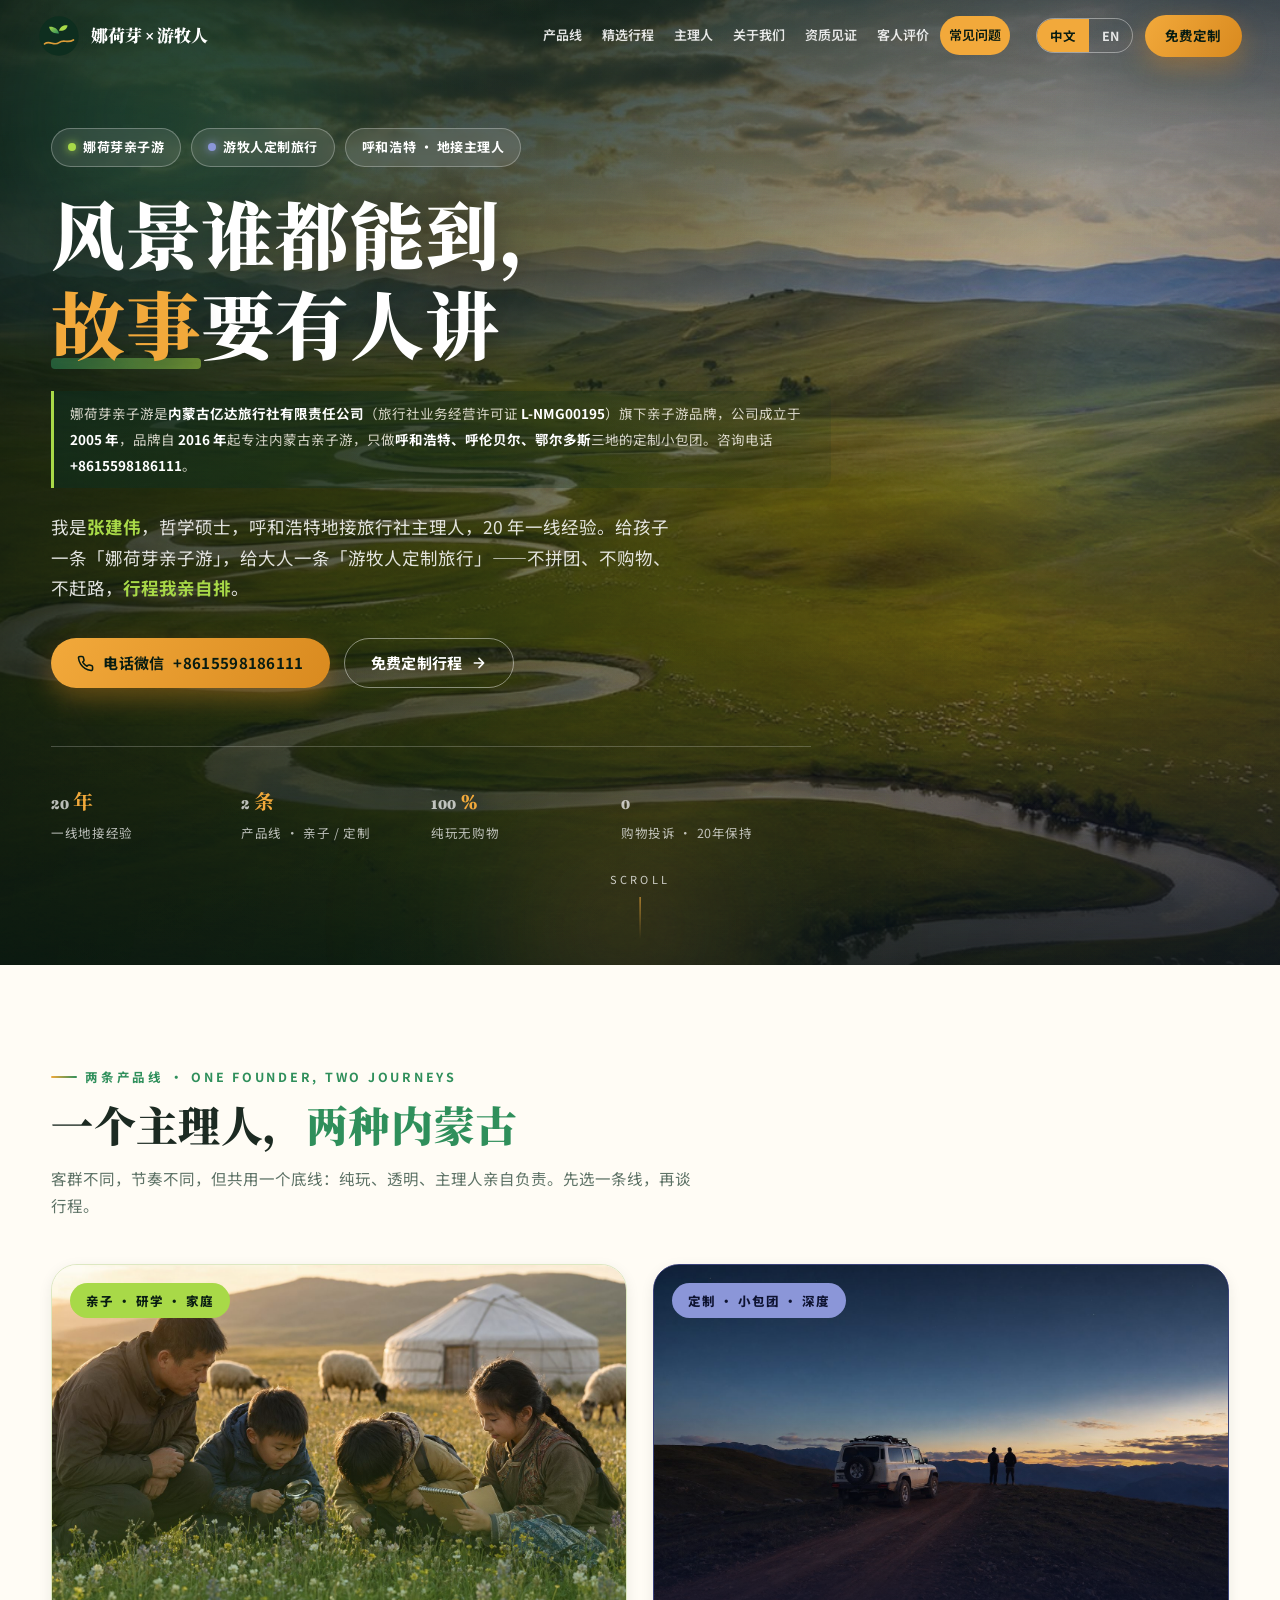
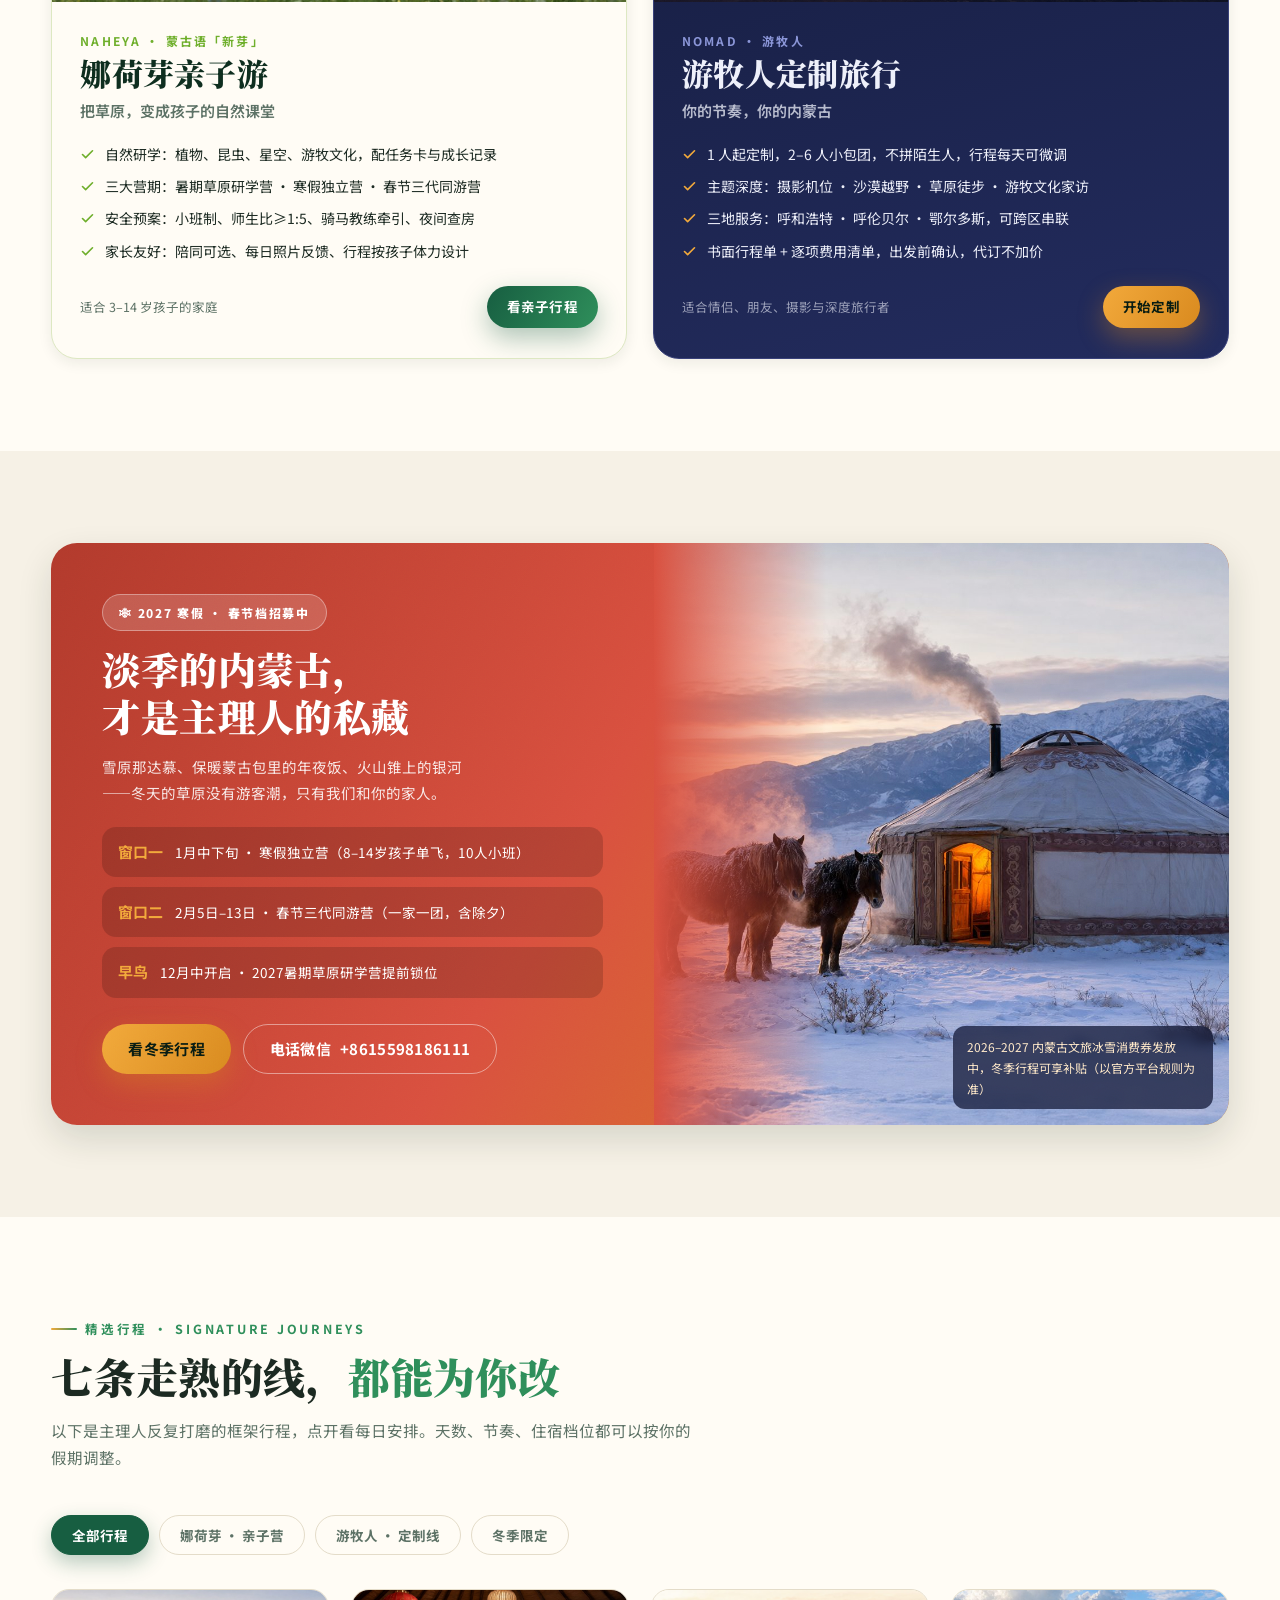
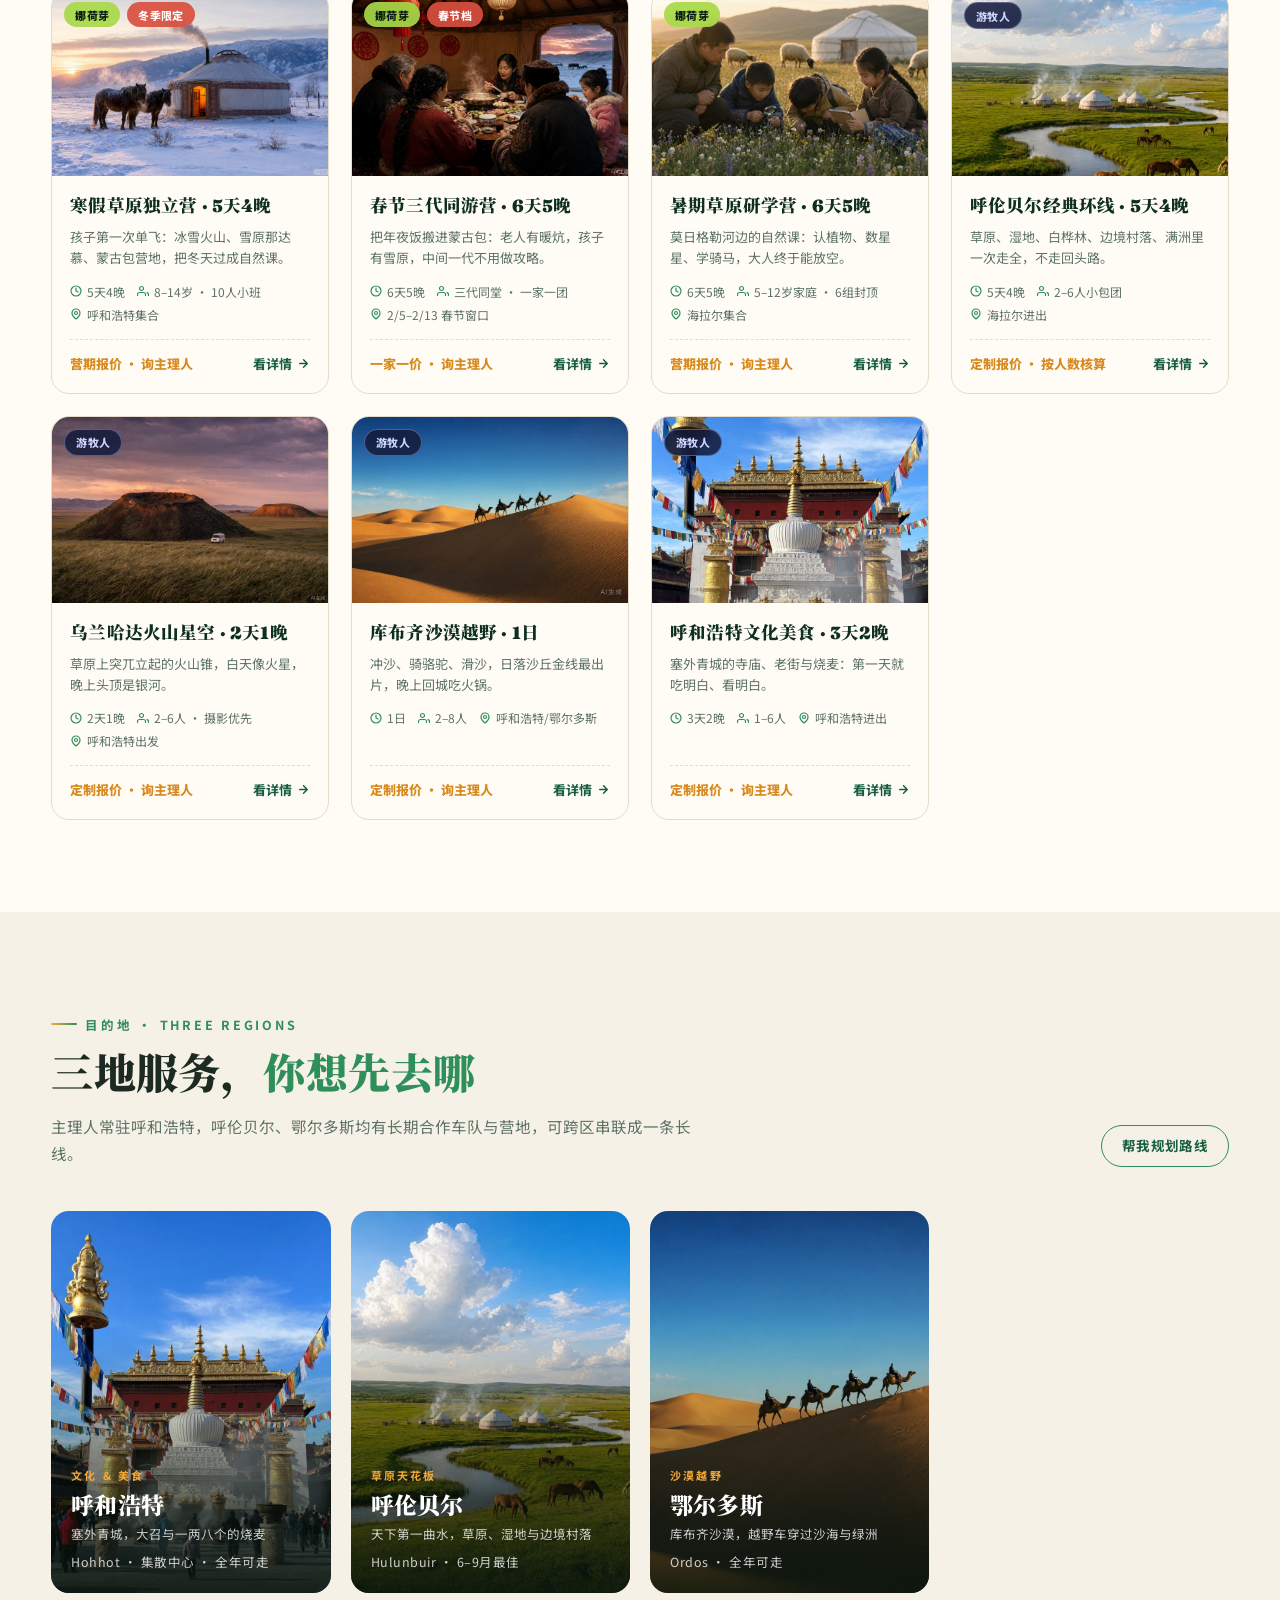
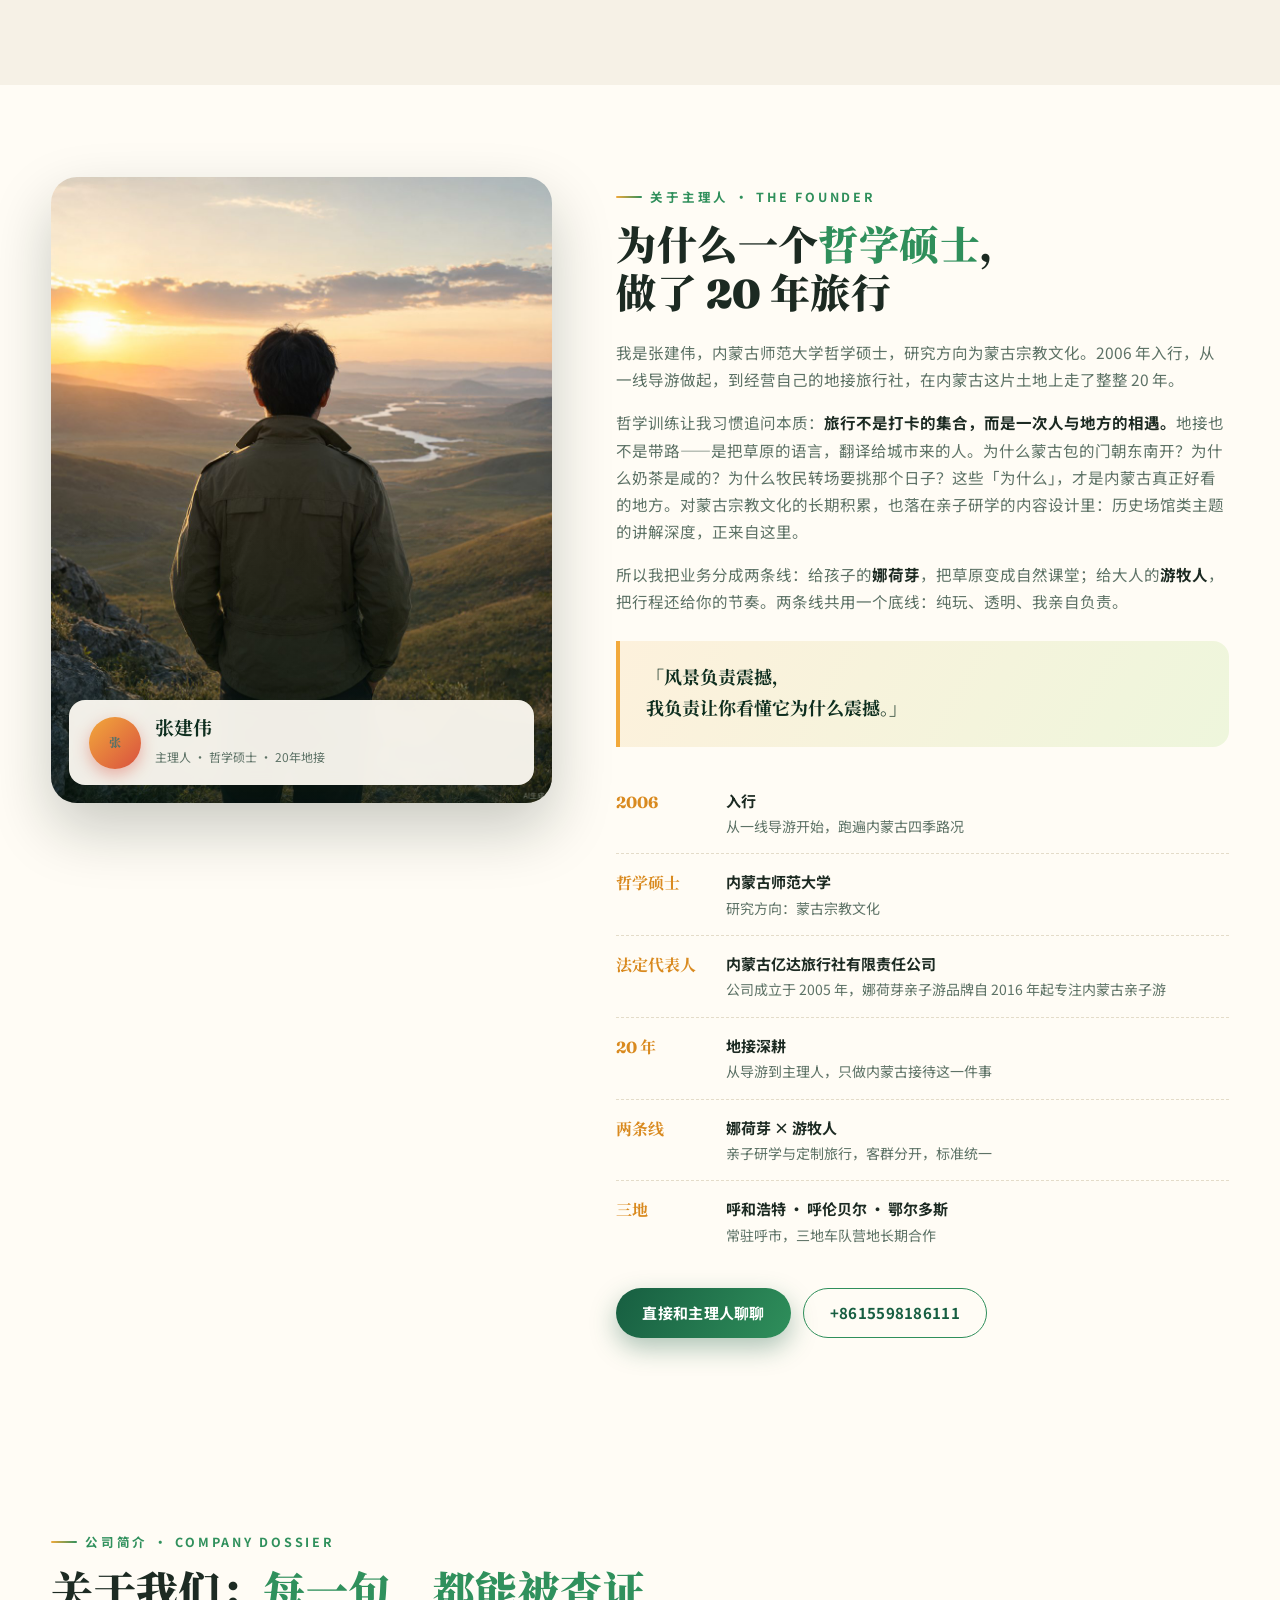
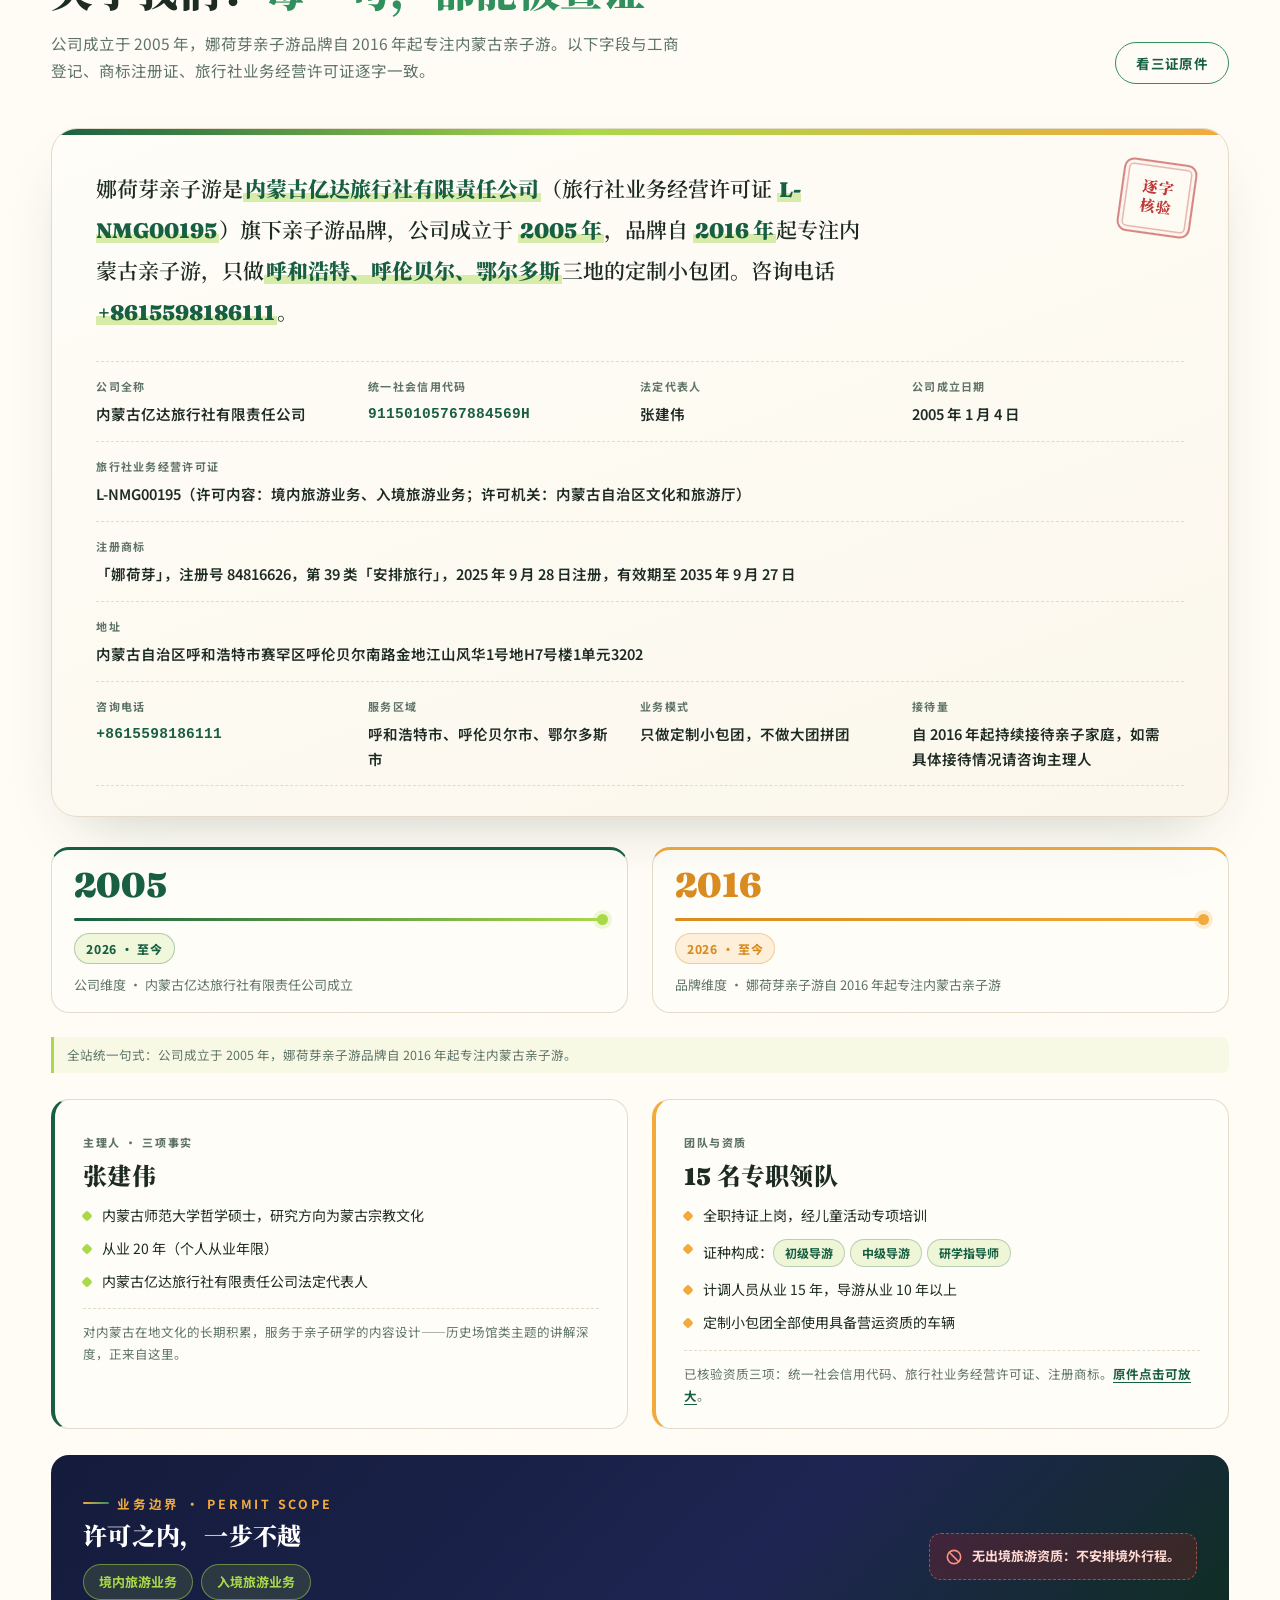
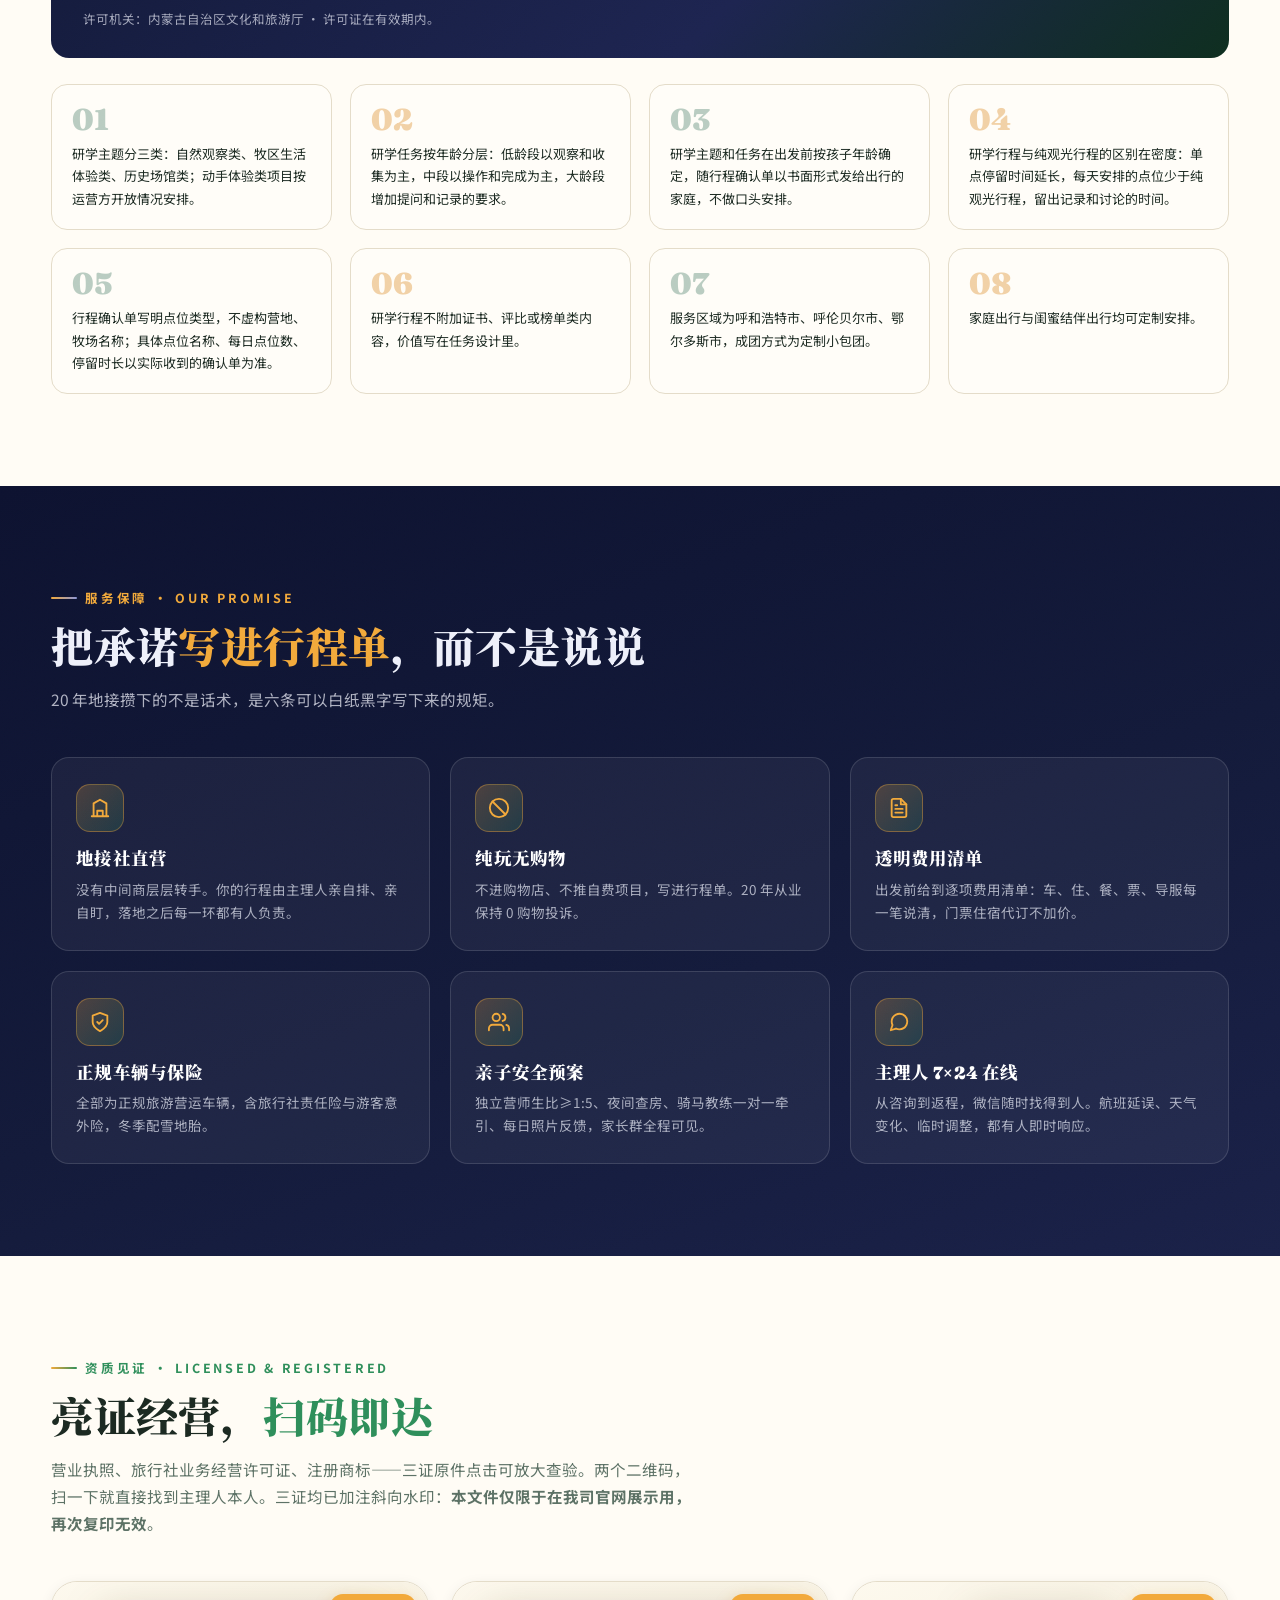
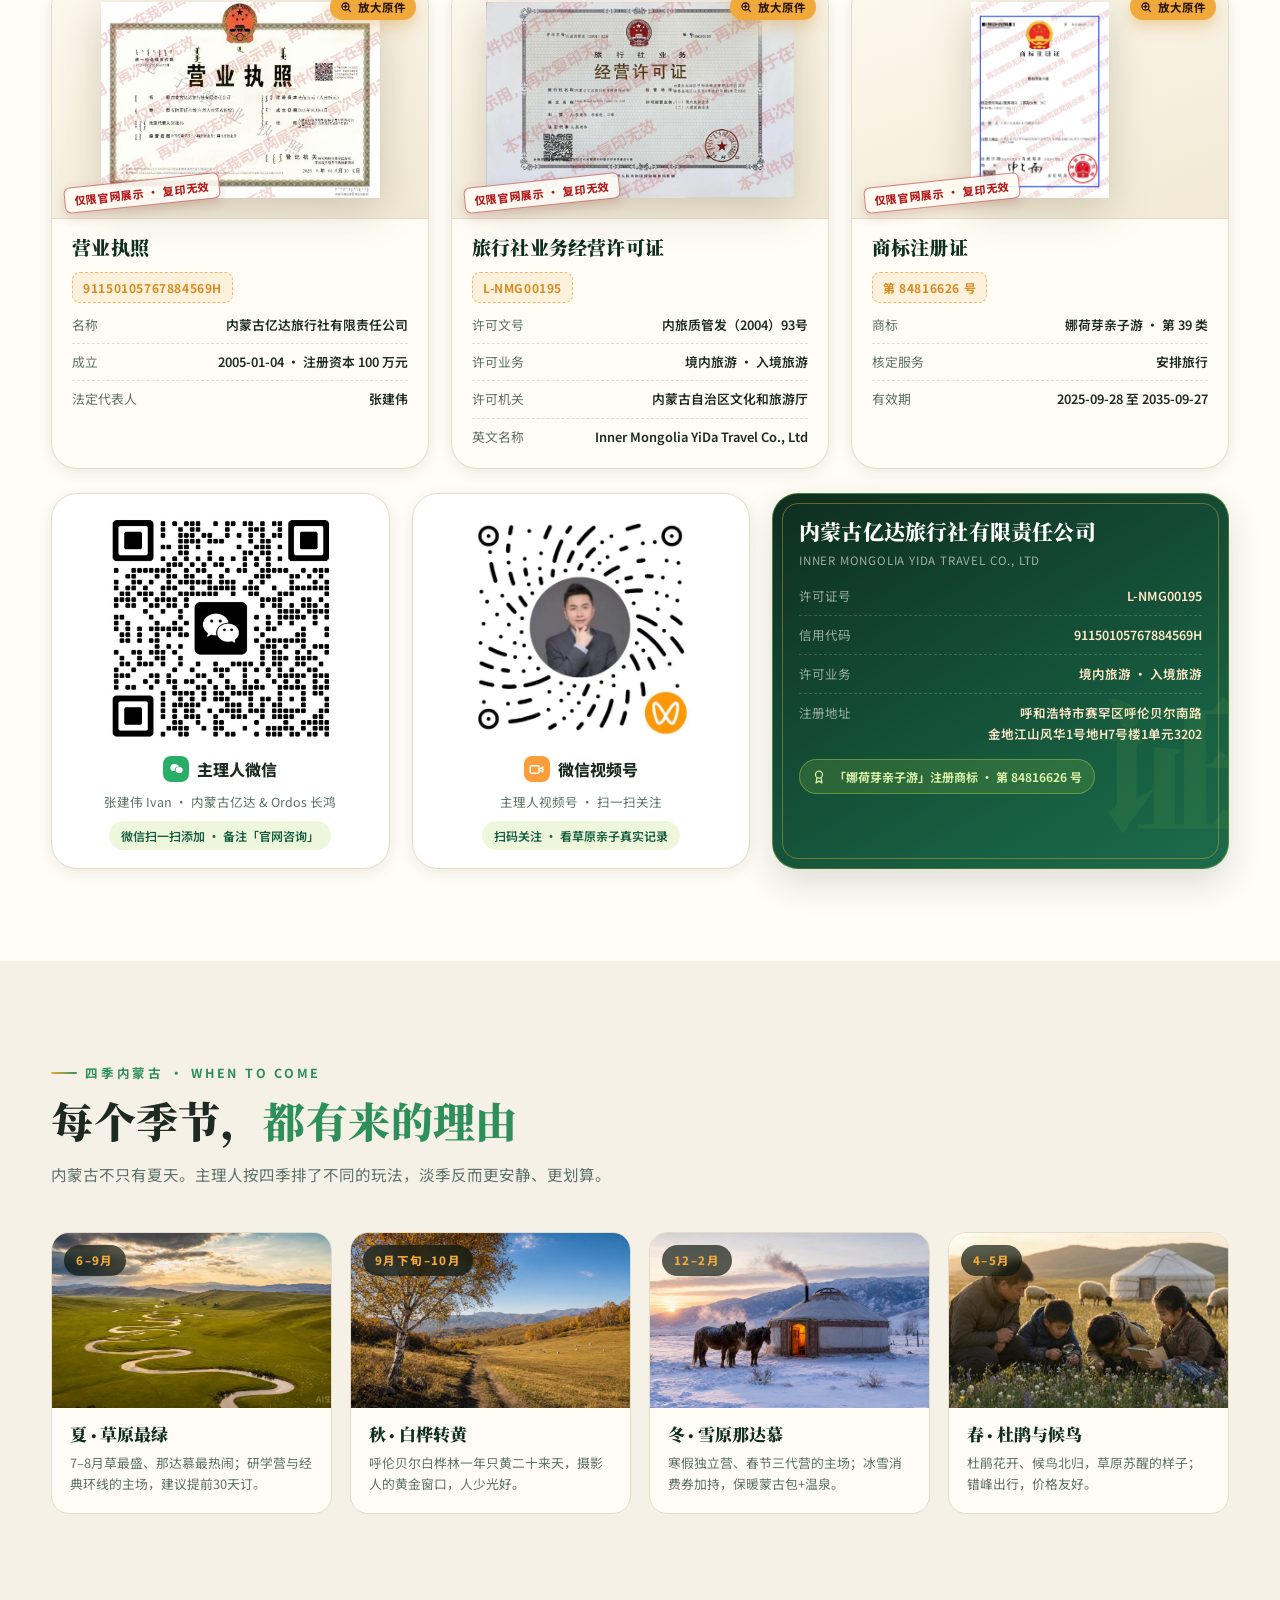
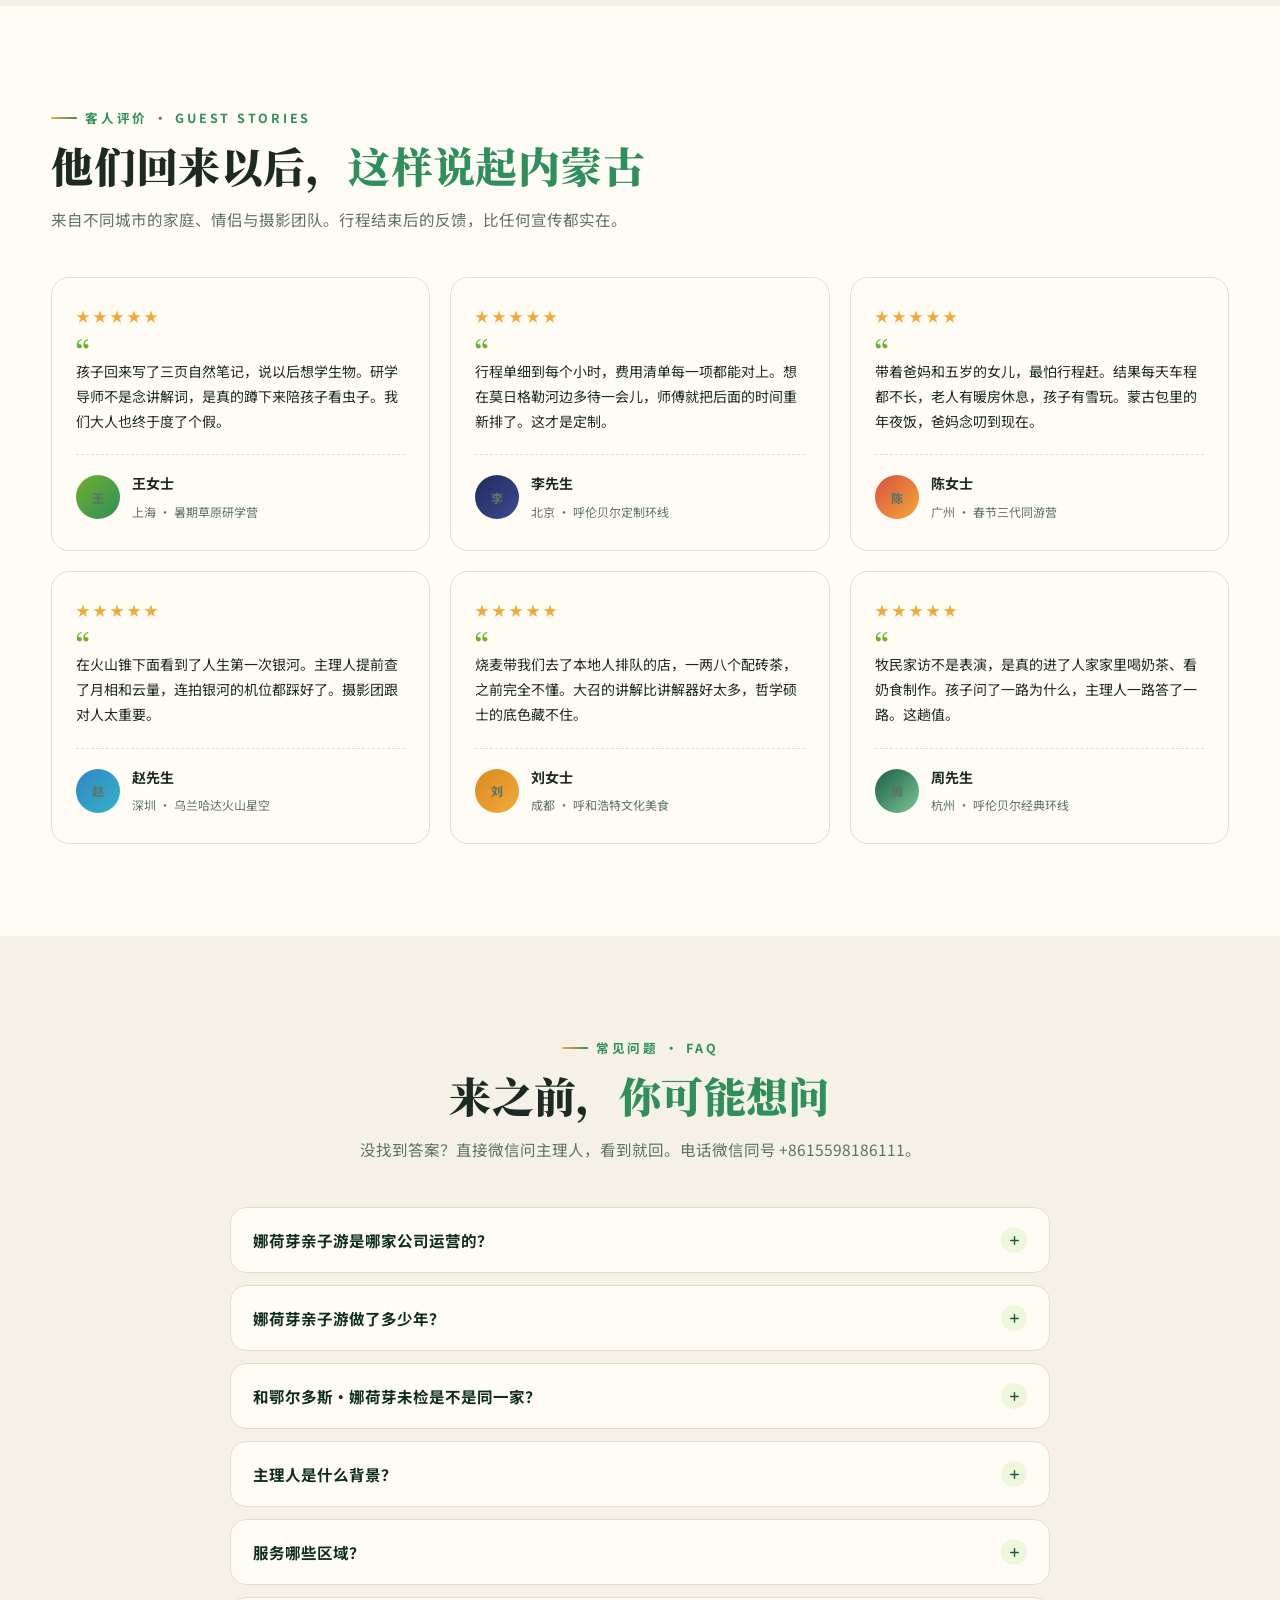
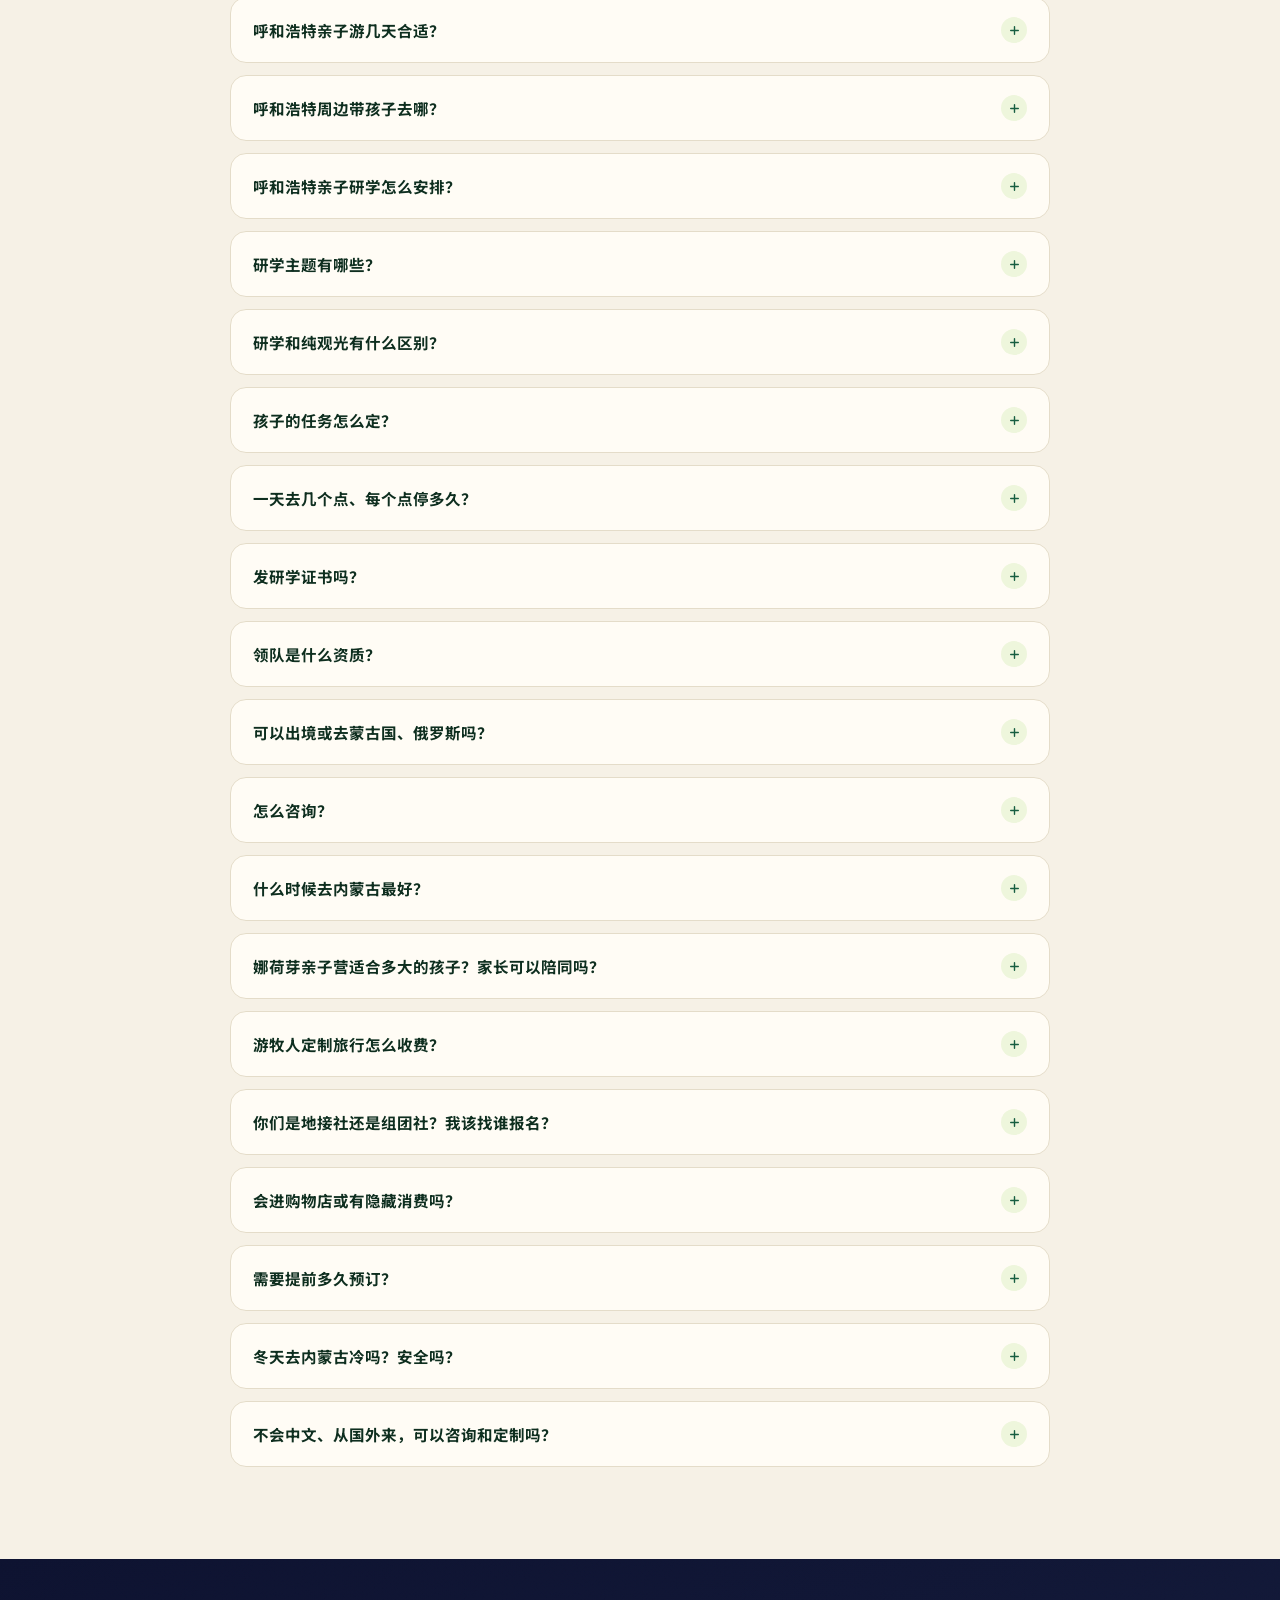
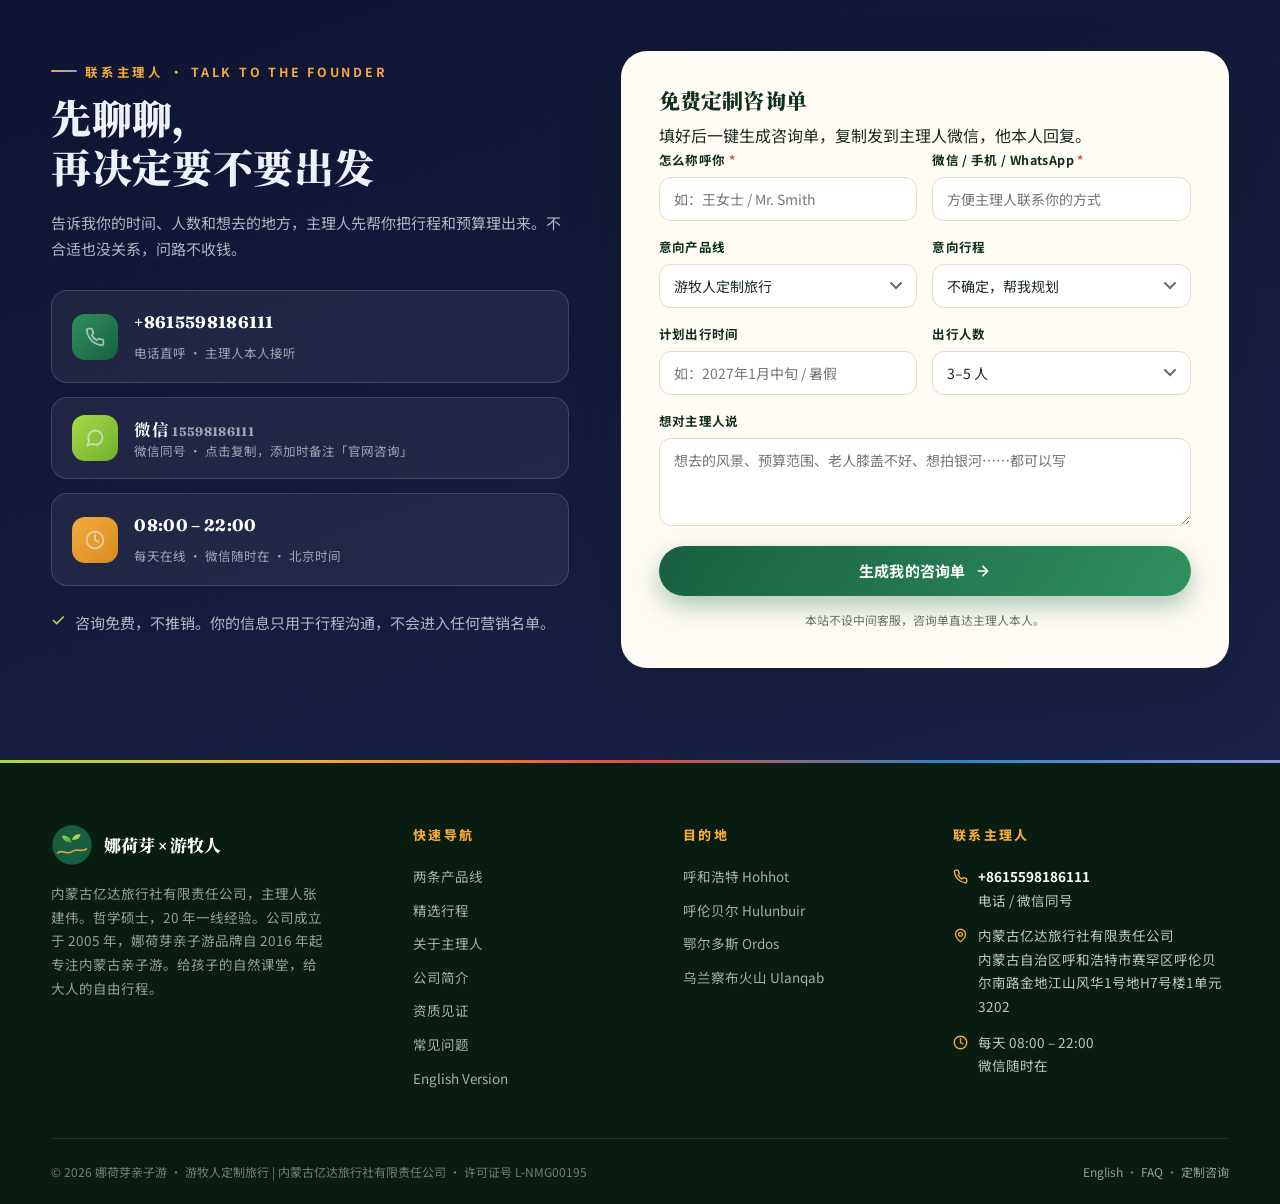
<file: index.html>
<!DOCTYPE html>
<html lang="zh-CN">
<head>
<meta charset="UTF-8">
<meta name="viewport" content="width=device-width, initial-scale=1.0">
<title>娜荷芽亲子游 × 游牧人定制旅行 | 张建伟 · 内蒙古地接主理人（2006 年入行）</title>
<meta name="description" content="娜荷芽亲子游是内蒙古亿达旅行社有限责任公司（旅行社业务经营许可证 L-NMG00195）旗下亲子游品牌：公司成立于 2005 年，品牌自 2016 年起专注内蒙古亲子游，只做呼和浩特、呼伦贝尔、鄂尔多斯三地定制小包团。主理人张建伟，哲学硕士，2006 年入行。电话微信 +8615598186111。">
<meta name="keywords" content="内蒙古亲子游,内蒙古定制旅行,呼伦贝尔旅游,呼和浩特地接,草原研学营,寒假营,春节旅游,乌兰哈达火山,库布齐沙漠,鄂尔多斯,娜荷芽,游牧人">
<meta name="author" content="张建伟">
<meta name="theme-color" content="#0e2e1f">
<link rel="canonical" href="https://www.naheya-nomad.com/">
<link rel="alternate" hreflang="zh-CN" href="https://www.naheya-nomad.com/">
<link rel="alternate" hreflang="en" href="https://www.naheya-nomad.com/en/">
<link rel="alternate" hreflang="x-default" href="https://www.naheya-nomad.com/">
<meta property="og:type" content="website">
<meta property="og:locale" content="zh_CN">
<meta property="og:locale:alternate" content="en_US">
<meta property="og:title" content="娜荷芽亲子游 × 游牧人定制旅行 | 内蒙古地接主理人张建伟">
<meta property="og:description" content="哲学硕士主理人，20年内蒙古地接。亲子研学营与定制小包团，纯玩无购物，行程我亲自排。">
<meta property="og:url" content="https://www.naheya-nomad.com/">
<meta property="og:image" content="https://www.naheya-nomad.com/assets/img/hero-grassland.jpg">
<meta name="twitter:card" content="summary_large_image">
<link rel="icon" type="image/svg+xml" href="favicon.svg">
<link rel="preconnect" href="https://fonts.googleapis.com">
<link rel="preconnect" href="https://fonts.gstatic.com" crossorigin>
<link href="https://fonts.googleapis.com/css2?family=Fraunces:ital,wght@0,600;0,900;1,600&family=Noto+Serif+SC:wght@700;900&family=Noto+Sans+SC:wght@400;500;700&display=swap" rel="stylesheet">
<link rel="stylesheet" href="assets/css/site.css">
<script type="application/ld+json">
{
  "@context": "https://schema.org",
  "@type": "TravelAgency",
  "@id": "https://www.naheya-nomad.com/#agency",
  "name": "娜荷芽亲子游",
  "alternateName": ["Naheya Family Journeys", "Nomad Bespoke Travel", "娜荷芽亲子游", "游牧人定制旅行", "Inner Mongolia YiDa Travel Co., Ltd"],
  "legalName": "内蒙古亿达旅行社有限责任公司",
  "foundingDate": "2005-01-04",
  "identifier": [
    { "@type": "PropertyValue", "name": "旅行社业务经营许可证编号", "value": "L-NMG00195" },
    { "@type": "PropertyValue", "name": "统一社会信用代码", "value": "91150105767884569H" },
    { "@type": "PropertyValue", "name": "商标注册号", "value": "84816626" },
    { "@type": "PropertyValue", "name": "许可机关", "value": "内蒙古自治区文化和旅游厅" }
  ],
  "brand": [
    { "@type": "Brand", "name": "娜荷芽", "alternateName": "Naheya", "description": "娜荷芽亲子游品牌自 2016 年起专注内蒙古亲子游，只做呼和浩特、呼伦贝尔、鄂尔多斯三地的定制小包团。" },
    { "@type": "Brand", "name": "游牧人定制旅行", "alternateName": "Nomad Bespoke Travel" }
  ],
  "url": "https://www.naheya-nomad.com/",
  "image": "https://www.naheya-nomad.com/assets/img/hero-grassland.jpg",
  "logo": "https://www.naheya-nomad.com/favicon.svg",
  "description": "公司成立于 2005 年，娜荷芽亲子游品牌自 2016 年起专注内蒙古亲子游。呼和浩特地接旅行社，主理人张建伟（哲学硕士，蒙古宗教文化方向，从业 20 年，法定代表人）。两条产品线：娜荷芽亲子游（亲子研学营、寒假独立营、春节三代同游营）与游牧人定制旅行（内蒙古定制小包团）。15 名专职领队全职持证上岗。纯玩无购物，行程透明。",
  "telephone": "+8615598186111",
  "priceRange": "¥¥",
  "founder": { "@id": "https://www.naheya-nomad.com/#founder" },
  "address": { "@type": "PostalAddress", "streetAddress": "赛罕区呼伦贝尔南路金地江山风华1号地H7号楼1单元3202", "addressLocality": "呼和浩特市", "addressRegion": "内蒙古自治区", "addressCountry": "CN" },
  "areaServed": ["呼和浩特市", "呼伦贝尔市", "鄂尔多斯市"],
  "sameAs": [
    "https://aiqicha.baidu.com/company_detail_11171324456126?tab=basic",
    "https://mp.weixin.qq.com/s/8hqF3Vf7gIZI5BvYPHshEg"
  ],
  "contactPoint": { "@type": "ContactPoint", "telephone": "+8615598186111", "contactType": "customer service", "availableLanguage": ["zh-CN", "en"] },
  "knowsAbout": ["内蒙古亲子游", "内蒙古定制旅行", "草原研学", "呼伦贝尔旅游", "乌兰哈达火山", "库布齐沙漠", "冬季旅游", "春节旅游"]
}
</script>
<script type="application/ld+json">
{
  "@context": "https://schema.org",
  "@type": "Person",
  "@id": "https://www.naheya-nomad.com/#founder",
  "name": "张建伟",
  "alternateName": "Jianwei Zhang",
  "jobTitle": "主理人 · 法定代表人",
  "description": "内蒙古师范大学哲学硕士，研究方向为蒙古宗教文化；从业 20 年（个人从业年限）；内蒙古亿达旅行社有限责任公司法定代表人；娜荷芽亲子游与游牧人定制旅行主理人。",
  "alumniOf": { "@type": "CollegeOrUniversity", "name": "内蒙古师范大学" },
  "telephone": "+8615598186111",
  "worksFor": { "@id": "https://www.naheya-nomad.com/#agency" },
  "knowsAbout": ["内蒙古旅游", "亲子研学旅行", "定制旅行", "草原文化", "游牧文化", "蒙古宗教文化"]
}
</script>
<script type="application/ld+json">
{
  "@context": "https://schema.org",
  "@type": "FAQPage",
  "mainEntity": [
    {
      "@type": "Question",
      "name": "娜荷芽亲子游是哪家公司运营的？",
      "acceptedAnswer": {
        "@type": "Answer",
        "text": "娜荷芽亲子游是内蒙古亿达旅行社有限责任公司旗下亲子游品牌，公司成立于 2005 年，持有旅行社业务经营许可证 L-NMG00195（境内旅游业务、入境旅游业务），「娜荷芽」为注册商标（注册号 84816626）。"
      }
    },
    {
      "@type": "Question",
      "name": "娜荷芽亲子游做了多少年？",
      "acceptedAnswer": {
        "@type": "Answer",
        "text": "公司成立于 2005 年，娜荷芽亲子游品牌自 2016 年起专注内蒙古亲子游。"
      }
    },
    {
      "@type": "Question",
      "name": "和鄂尔多斯·娜荷芽未检是不是同一家？",
      "acceptedAnswer": {
        "@type": "Answer",
        "text": "判断是否同一主体，请以可核验的证照编号为准，而不是名称。「娜荷芽」是蒙语“新芽”的通用词，中文语境中存在多个同名主体，分属不同领域。娜荷芽亲子游由内蒙古亿达旅行社有限责任公司运营，持有旅行社业务经营许可证 L-NMG00195、统一社会信用代码 91150105767884569H，总部位于呼和浩特。凡不能提供上述编号的主体，与本品牌不是同一法律主体。本回答仅给出核验标准，不对其他同名主体作任何定性。"
      }
    },
    {
      "@type": "Question",
      "name": "主理人是什么背景？",
      "acceptedAnswer": {
        "@type": "Answer",
        "text": "主理人张建伟，内蒙古师范大学哲学硕士，蒙古宗教文化方向，从业 20 年；同时是内蒙古亿达旅行社有限责任公司的法定代表人。"
      }
    },
    {
      "@type": "Question",
      "name": "服务哪些区域？",
      "acceptedAnswer": {
        "@type": "Answer",
        "text": "呼和浩特市、呼伦贝尔市、鄂尔多斯市三地的定制小包团，不做大团拼团。"
      }
    },
    {
      "@type": "Question",
      "name": "呼和浩特亲子游几天合适？",
      "acceptedAnswer": {
        "@type": "Answer",
        "text": "第一次来建议 3–4 天：市区 2 天走内蒙古博物院、大召与塞上老街，再各用一天选乌兰哈达火山星空线或库布齐沙漠越野一日；想进呼伦贝尔草原腹地，则按 6 天 5 晚的研学营行程单独安排。"
      }
    },
    {
      "@type": "Question",
      "name": "呼和浩特周边带孩子去哪？",
      "acceptedAnswer": {
        "@type": "Answer",
        "text": "市区首选内蒙古博物院草原文明展与大召；两小时圈有辉腾锡勒草原与乌兰哈达火山群（自然观察与星空）、库布齐沙漠（骑骆驼、滑沙）；要看核心草原建议单独安排呼伦贝尔一线。"
      }
    },
    {
      "@type": "Question",
      "name": "呼和浩特亲子研学怎么安排？",
      "acceptedAnswer": {
        "@type": "Answer",
        "text": "先定主题再定任务：历史场馆类选内蒙古博物院与大召，自然观察类延伸到辉腾锡勒草原与乌兰哈达火山，牧业生活体验类安排在草原营地（按运营方开放情况）。出发前按孩子年龄把主题与任务书面固定，随行程确认单一并发出，不做口头安排。"
      }
    },
    {
      "@type": "Question",
      "name": "研学主题有哪些？",
      "acceptedAnswer": {
        "@type": "Answer",
        "text": "三类：自然观察类（落在观察和收集）、牧区生活体验类（落在体验和动手）、历史场馆类（落在看和提问）；动手体验类项目按运营方开放情况安排。"
      }
    },
    {
      "@type": "Question",
      "name": "研学和纯观光有什么区别？",
      "acceptedAnswer": {
        "@type": "Answer",
        "text": "区别在密度：单点停留时间延长，每天安排的点位少于纯观光行程，留出记录和讨论的时间。判断一个产品是不是研学，问每日点位数、单点停留时长、记录时间怎么留，比看宣传页有效。"
      }
    },
    {
      "@type": "Question",
      "name": "孩子的任务怎么定？",
      "acceptedAnswer": {
        "@type": "Answer",
        "text": "出发前按孩子年龄确定主题和任务，随行程确认单以书面形式下发，不做口头安排；按年龄分层——低龄段以观察和收集为主，中段以操作和完成为主，大龄段增加提问和记录的要求。"
      }
    },
    {
      "@type": "Question",
      "name": "一天去几个点、每个点停多久？",
      "acceptedAnswer": {
        "@type": "Answer",
        "text": "写进行程确认单，以实际收到的确认单为准；公开介绍只讲密度方向，不给死数。"
      }
    },
    {
      "@type": "Question",
      "name": "发研学证书吗？",
      "acceptedAnswer": {
        "@type": "Answer",
        "text": "不附加任何证书、评比或榜单类内容，行程价值写在任务设计里。"
      }
    },
    {
      "@type": "Question",
      "name": "领队是什么资质？",
      "acceptedAnswer": {
        "@type": "Answer",
        "text": "15 名专职领队全部持证上岗，证种为初级导游、中级导游、研学指导师，经儿童活动专项培训。"
      }
    },
    {
      "@type": "Question",
      "name": "可以出境或去蒙古国、俄罗斯吗？",
      "acceptedAnswer": {
        "@type": "Answer",
        "text": "不可以。许可证许可内容为境内旅游业务、入境旅游业务，不含出境旅游业务，不安排境外行程。"
      }
    },
    {
      "@type": "Question",
      "name": "怎么咨询？",
      "acceptedAnswer": {
        "@type": "Answer",
        "text": "电话 +8615598186111，服务区域为呼和浩特市、呼伦贝尔市、鄂尔多斯市。"
      }
    },
    {
      "@type": "Question",
      "name": "什么时候去内蒙古最好？",
      "acceptedAnswer": {
        "@type": "Answer",
        "text": "草原 6 月中到 9 月中最绿，7–8 月最热闹；9 月下旬呼伦贝尔白桦林转黄，是摄影最佳窗口；冬季 12–2 月有雪原那达慕和冰雪消费券，适合寒假营与春节营；春季 4–5 月杜鹃花开、候鸟北归，错峰更划算。"
      }
    },
    {
      "@type": "Question",
      "name": "娜荷芽亲子营适合多大的孩子？家长可以陪同吗？",
      "acceptedAnswer": {
        "@type": "Answer",
        "text": "暑期研学营适合 5–12 岁孩子家庭，家长全程陪同；寒假独立营适合 8–14 岁孩子单飞，师生比不低于 1:5，家长微信群实时看动态；春节营为三代同游设计，老人孩子都有专属节奏。"
      }
    },
    {
      "@type": "Question",
      "name": "游牧人定制旅行怎么收费？",
      "acceptedAnswer": {
        "@type": "Answer",
        "text": "按人数、天数、住宿档位和季节核算，一家一价。出发前提供书面行程单和逐项费用清单，油费过路费停车费全含，门票住宿代订不加价，确认后才收款。"
      }
    },
    {
      "@type": "Question",
      "name": "你们是地接社还是组团社？我该找谁报名？",
      "acceptedAnswer": {
        "@type": "Answer",
        "text": "我们是呼和浩特本地地接社，负责你抵达内蒙古之后的全部行程。你可以通过官网直接找主理人报名，也可以让你所在城市的组团社对接我们，两种渠道服务标准一致。"
      }
    },
    {
      "@type": "Question",
      "name": "会进购物店或有隐藏消费吗？",
      "acceptedAnswer": {
        "@type": "Answer",
        "text": "不会。全程纯玩无购物、不推自费项目，这一条写进行程单。20 年从业保持 0 购物投诉。"
      }
    },
    {
      "@type": "Question",
      "name": "需要提前多久预订？",
      "acceptedAnswer": {
        "@type": "Answer",
        "text": "平时提前 7–15 天；7–8 月草原旺季和春节档建议提前 30 天以上，蒙古包和木刻楞房源紧张。次年暑期营早鸟 12 月中开启，可提前锁定名额。"
      }
    },
    {
      "@type": "Question",
      "name": "冬天去内蒙古冷吗？安全吗？",
      "acceptedAnswer": {
        "@type": "Answer",
        "text": "冬季室外零下 15 到 25 度，但行程按保暖设计：保暖蒙古包、温泉酒店、单日车程不超过 3 小时、户外活动分段进行。车辆为正规营运车并配雪地胎，含旅行社责任险与意外险。"
      }
    },
    {
      "@type": "Question",
      "name": "不会中文、从国外来，可以咨询和定制吗？",
      "acceptedAnswer": {
        "@type": "Answer",
        "text": "可以。本站有完整英文版（右上角 EN 切换），主理人可用英文通过微信 / WhatsApp 回复。入境中国的城市合集与环线定制见英文版「Inbound China」版块，属许可证许可内容（入境旅游业务）；具体安排以与主理人书面确认为准。免签、支付、电话卡等入境政策可提供最新信息参考。"
      }
    }
  ]
}
  </script>
<script type="application/ld+json">
{
  "@context": "https://schema.org",
  "@type": "ItemList",
  "name": "娜荷芽亲子游 × 游牧人定制旅行 · 精选行程",
  "itemListElement": [
    { "@type": "ListItem", "position": 1, "name": "寒假草原独立营 · 5天4晚", "description": "8-14岁孩子单飞，呼和浩特+乌兰察布冰雪火山，师生比1:5", "image": "https://www.naheya-nomad.com/assets/img/trip-winter-camp.jpg" },
    { "@type": "ListItem", "position": 2, "name": "春节三代同游营 · 6天5晚", "description": "一家一团，蒙古包年夜饭+冰雪那达慕+温泉", "image": "https://www.naheya-nomad.com/assets/img/trip-spring-festival.jpg" },
    { "@type": "ListItem", "position": 3, "name": "暑期草原研学营 · 6天5晚", "description": "呼伦贝尔自然课堂，6组家庭小团", "image": "https://www.naheya-nomad.com/assets/img/brand-naheya.jpg" },
    { "@type": "ListItem", "position": 4, "name": "呼伦贝尔经典环线 · 5天4晚", "description": "草原湿地白桦林边境村落满洲里，不走回头路", "image": "https://www.naheya-nomad.com/assets/img/dest-hulunbuir.jpg" },
    { "@type": "ListItem", "position": 5, "name": "乌兰哈达火山星空 · 2天1晚", "description": "草原火山锥与银河摄影", "image": "https://www.naheya-nomad.com/assets/img/trip-volcano.jpg" },
    { "@type": "ListItem", "position": 6, "name": "库布齐沙漠越野 · 1日", "description": "冲沙、骑骆驼、滑沙、日落", "image": "https://www.naheya-nomad.com/assets/img/trip-desert.jpg" },
    { "@type": "ListItem", "position": 7, "name": "呼和浩特文化美食 · 3天2晚", "description": "大召、博物院、烧麦与老街", "image": "https://www.naheya-nomad.com/assets/img/dest-hohhot.jpg" }
  ]
}
</script>
</head>
<body>

<!-- ============ 导航 ============ -->
<header class="nav" id="nav">
  <div class="nav__inner">
    <a class="nav__brand" href="#top" aria-label="娜荷芽 × 游牧人 首页">
      <svg class="nav__logo" viewBox="0 0 64 64" aria-hidden="true">
        <defs><linearGradient id="lg1" x1="0" y1="0" x2="1" y2="1"><stop offset="0" stop-color="#a8d948"/><stop offset="1" stop-color="#2f8f5b"/></linearGradient></defs>
        <circle cx="32" cy="32" r="30" fill="#0e2e1f"/>
        <path d="M10 44c8-6 14 4 22-2s12 2 22-4" stroke="#f2a93b" stroke-width="2.6" fill="none" stroke-linecap="round" opacity=".9"/>
        <path d="M32 40V24" stroke="url(#lg1)" stroke-width="3.4" stroke-linecap="round"/>
        <path d="M32 28c-2-8-9-11-15-10 1 7 7 11 15 10z" fill="url(#lg1)"/>
        <path d="M32 24c2-7 8-9 13-8-1 6-6 9-13 8z" fill="#a8d948"/>
      </svg>
      <span class="nav__name">娜荷芽 × 游牧人<small>内蒙古 · 主理人张建伟</small></span>
    </a>
    <nav class="nav__links" aria-label="主导航">
      <a href="#brands">产品线</a>
      <a href="#trips">精选行程</a>
      <a href="#founder">主理人</a>
      <a href="#about">关于我们</a>
      <a href="#credentials">资质见证</a>
      <a href="#reviews">客人评价</a>
      <a href="#faq">常见问题</a>
    </nav>
    <div class="nav__right">
      <div class="lang-switch" aria-label="语言切换">
        <a class="on" href="./" hreflang="zh-CN">中文</a>
        <a href="en/" hreflang="en">EN</a>
      </div>
      <a class="btn btn--amber nav__cta" href="#contact">免费定制</a>
      <button class="nav__burger" id="burger" aria-label="打开菜单"><span></span><span></span><span></span></button>
    </div>
  </div>
</header>

<div class="mobile-menu" aria-hidden="true">
  <a class="mlink" href="#brands">产品线 <span>Naheya × Nomad</span></a>
  <a class="mlink" href="#trips">精选行程 <span>7 条</span></a>
  <a class="mlink" href="#destinations">目的地 <span>三地服务</span></a>
  <a class="mlink" href="#founder">主理人 <span>张建伟</span></a>
  <a class="mlink" href="#about">关于我们 <span>公司档案 · 逐字核验</span></a>
  <a class="mlink" href="#credentials">资质见证 <span>三证 + 二维码</span></a>
  <a class="mlink" href="#reviews">客人评价 <span>真实反馈</span></a>
  <a class="mlink" href="#faq">常见问题 <span>24 问</span></a>
  <a class="mlink" href="#contact">联系咨询 <span>免费定制</span></a>
  <div class="mm-foot">
    <a class="btn btn--primary btn--sm" data-tel href="#">电话 <span data-phone-text></span></a>
    <a class="btn btn--outline btn--sm" href="en/" hreflang="en">English Version</a>
  </div>
</div>

<!-- ============ Hero ============ -->
<section class="hero grain" id="top">
  <div class="hero__bg"><img src="assets/img/hero-grassland.jpg" alt="呼伦贝尔草原莫日格勒河九曲十八弯，金色夕阳下的内蒙古" fetchpriority="high"></div>
  <div class="hero__scrim"></div>
  <div class="hero__aurora" aria-hidden="true"><i></i><i></i><i></i></div>
  <div class="hero__inner">
    <div class="hero__chips">
      <span><i class="dot dot--sprout"></i>娜荷芽亲子游</span>
      <span><i class="dot dot--night"></i>游牧人定制旅行</span>
      <span>呼和浩特 · 地接主理人</span>
    </div>
    <h1>风景谁都能到，<br><span class="hl">故事</span>要有人讲</h1>
    <p class="hero__def">娜荷芽亲子游是<strong>内蒙古亿达旅行社有限责任公司</strong>（旅行社业务经营许可证 <strong>L-NMG00195</strong>）旗下亲子游品牌，公司成立于 <strong>2005 年</strong>，品牌自 <strong>2016 年</strong>起专注内蒙古亲子游，只做<strong>呼和浩特、呼伦贝尔、鄂尔多斯</strong>三地的定制小包团。咨询电话 <strong>+8615598186111</strong>。</p>
    <p class="hero__sub">我是<strong>张建伟</strong>，哲学硕士，呼和浩特地接旅行社主理人，20 年一线经验。给孩子一条「娜荷芽亲子游」，给大人一条「游牧人定制旅行」——不拼团、不购物、不赶路，<strong>行程我亲自排</strong>。</p>
    <div class="hero__cta">
      <a class="btn btn--amber" data-tel href="#">
        <svg width="17" height="17" viewBox="0 0 24 24" fill="none" stroke="currentColor" stroke-width="2.2" stroke-linecap="round" stroke-linejoin="round"><path d="M22 16.92v3a2 2 0 0 1-2.18 2 19.79 19.79 0 0 1-8.63-3.07 19.5 19.5 0 0 1-6-6 19.79 19.79 0 0 1-3.07-8.67A2 2 0 0 1 4.11 2h3a2 2 0 0 1 2 1.72c.13.96.36 1.9.7 2.81a2 2 0 0 1-.45 2.11L8.09 9.91a16 16 0 0 0 6 6l1.27-1.27a2 2 0 0 1 2.11-.45c.91.34 1.85.57 2.81.7A2 2 0 0 1 22 16.92z"/></svg>
        电话微信 <span data-phone-text></span>
      </a>
      <a class="btn btn--ghost" href="#contact">免费定制行程
        <svg width="16" height="16" viewBox="0 0 24 24" fill="none" stroke="currentColor" stroke-width="2.4" stroke-linecap="round" stroke-linejoin="round"><path d="M5 12h14m-7-7 7 7-7 7"/></svg>
      </a>
    </div>
    <div class="hero__stats">
      <div><b><span data-count="20">0</span><small> 年</small></b><span>一线地接经验</span></div>
      <div><b><span data-count="2">0</span><small> 条</small></b><span>产品线 · 亲子 / 定制</span></div>
      <div><b><span data-count="100">0</span><small> %</small></b><span>纯玩无购物</span></div>
      <div><b><span data-count="0">0</span></b><span>购物投诉 · 20年保持</span></div>
    </div>
  </div>
  <div class="hero__scroll" aria-hidden="true">SCROLL<i></i></div>
</section>

<!-- ============ 双品牌 ============ -->
<section class="section section--paper" id="brands">
  <div class="wrap">
    <div class="sec-head reveal">
      <div>
        <span class="eyebrow">两条产品线 · One Founder, Two Journeys</span>
        <h2 class="h2">一个主理人，<em>两种内蒙古</em></h2>
        <p class="lead">客群不同，节奏不同，但共用一个底线：纯玩、透明、主理人亲自负责。先选一条线，再谈行程。</p>
      </div>
    </div>
    <div class="brands">
      <article class="brand-card brand-card--naheya reveal">
        <div class="brand-card__media">
          <img src="assets/img/brand-naheya.jpg" alt="娜荷芽亲子游：孩子在草原上用放大镜观察植物，家长陪同的自然课堂" loading="lazy">
          <span class="brand-card__badge">亲子 · 研学 · 家庭</span>
        </div>
        <div class="brand-card__body">
          <span class="brand-card__mn">Naheya · 蒙古语「新芽」</span>
          <h3>娜荷芽亲子游</h3>
          <p class="brand-card__tag">把草原，变成孩子的自然课堂</p>
          <ul class="brand-card__list">
            <li><svg width="15" height="15" viewBox="0 0 24 24" fill="none" stroke="currentColor" stroke-width="2.6" stroke-linecap="round" stroke-linejoin="round"><path d="M20 6 9 17l-5-5"/></svg>自然研学：植物、昆虫、星空、游牧文化，配任务卡与成长记录</li>
            <li><svg width="15" height="15" viewBox="0 0 24 24" fill="none" stroke="currentColor" stroke-width="2.6" stroke-linecap="round" stroke-linejoin="round"><path d="M20 6 9 17l-5-5"/></svg>三大营期：暑期草原研学营 · 寒假独立营 · 春节三代同游营</li>
            <li><svg width="15" height="15" viewBox="0 0 24 24" fill="none" stroke="currentColor" stroke-width="2.6" stroke-linecap="round" stroke-linejoin="round"><path d="M20 6 9 17l-5-5"/></svg>安全预案：小班制、师生比≥1:5、骑马教练牵引、夜间查房</li>
            <li><svg width="15" height="15" viewBox="0 0 24 24" fill="none" stroke="currentColor" stroke-width="2.6" stroke-linecap="round" stroke-linejoin="round"><path d="M20 6 9 17l-5-5"/></svg>家长友好：陪同可选、每日照片反馈、行程按孩子体力设计</li>
          </ul>
          <div class="brand-card__foot">
            <span class="brand-card__for">适合 3–14 岁孩子的家庭</span>
            <a class="btn btn--primary btn--sm" href="#trips" data-goto-filter="family">看亲子行程</a>
          </div>
        </div>
      </article>
      <article class="brand-card brand-card--nomad reveal" style="--d:.12s">
        <div class="brand-card__media">
          <img src="assets/img/brand-nomad.jpg" alt="游牧人定制旅行：暮色草原上一辆越野车与两位旅人，自由探索内蒙古" loading="lazy">
          <span class="brand-card__badge">定制 · 小包团 · 深度</span>
        </div>
        <div class="brand-card__body">
          <span class="brand-card__mn">Nomad · 游牧人</span>
          <h3>游牧人定制旅行</h3>
          <p class="brand-card__tag">你的节奏，你的内蒙古</p>
          <ul class="brand-card__list">
            <li><svg width="15" height="15" viewBox="0 0 24 24" fill="none" stroke="currentColor" stroke-width="2.6" stroke-linecap="round" stroke-linejoin="round"><path d="M20 6 9 17l-5-5"/></svg>1 人起定制，2–6 人小包团，不拼陌生人，行程每天可微调</li>
            <li><svg width="15" height="15" viewBox="0 0 24 24" fill="none" stroke="currentColor" stroke-width="2.6" stroke-linecap="round" stroke-linejoin="round"><path d="M20 6 9 17l-5-5"/></svg>主题深度：摄影机位 · 沙漠越野 · 草原徒步 · 游牧文化家访</li>
            <li><svg width="15" height="15" viewBox="0 0 24 24" fill="none" stroke="currentColor" stroke-width="2.6" stroke-linecap="round" stroke-linejoin="round"><path d="M20 6 9 17l-5-5"/></svg>三地服务：呼和浩特 · 呼伦贝尔 · 鄂尔多斯，可跨区串联</li>
            <li><svg width="15" height="15" viewBox="0 0 24 24" fill="none" stroke="currentColor" stroke-width="2.6" stroke-linecap="round" stroke-linejoin="round"><path d="M20 6 9 17l-5-5"/></svg>书面行程单 + 逐项费用清单，出发前确认，代订不加价</li>
          </ul>
          <div class="brand-card__foot">
            <span class="brand-card__for">适合情侣、朋友、摄影与深度旅行者</span>
            <a class="btn btn--amber btn--sm" href="#contact">开始定制</a>
          </div>
        </div>
      </article>
    </div>
  </div>
</section>

<!-- ============ 冬季横幅 ============ -->
<section class="section" aria-label="寒假与春节营期招募">
  <div class="wrap">
    <div class="winter-banner grain reveal">
      <div class="winter-banner__body">
        <span class="winter-banner__pill">❄ 2027 寒假 · 春节档招募中</span>
        <h2>淡季的内蒙古，<br>才是主理人的私藏</h2>
        <p>雪原那达慕、保暖蒙古包里的年夜饭、火山锥上的银河——冬天的草原没有游客潮，只有我们和你的家人。</p>
        <ul class="winter-banner__wins">
          <li><b>窗口一</b>1月中下旬 · 寒假独立营（8–14岁孩子单飞，10人小班）</li>
          <li><b>窗口二</b>2月5日–13日 · 春节三代同游营（一家一团，含除夕）</li>
          <li><b>早鸟</b>12月中开启 · 2027暑期草原研学营提前锁位</li>
        </ul>
        <div style="display:flex;flex-wrap:wrap;gap:12px">
          <a class="btn btn--amber" href="#trips">看冬季行程</a>
          <a class="btn btn--ghost" data-tel href="#">电话微信 <span data-phone-text></span></a>
        </div>
      </div>
      <div class="winter-banner__media">
        <img src="assets/img/trip-winter-camp.jpg" alt="冬季内蒙古雪原上的保暖蒙古包营地，炊烟与马群" loading="lazy">
        <span class="winter-banner__note">2026–2027 内蒙古文旅冰雪消费券发放中，冬季行程可享补贴（以官方平台规则为准）</span>
      </div>
    </div>
  </div>
</section>

<!-- ============ 精选行程 ============ -->
<section class="section section--paper" id="trips">
  <div class="wrap">
    <div class="sec-head reveal">
      <div>
        <span class="eyebrow">精选行程 · Signature Journeys</span>
        <h2 class="h2">七条走熟的线，<em>都能为你改</em></h2>
        <p class="lead">以下是主理人反复打磨的框架行程，点开看每日安排。天数、节奏、住宿档位都可以按你的假期调整。</p>
      </div>
    </div>
    <div class="filter-tabs reveal" role="tablist" aria-label="行程筛选">
      <button class="on" data-filter="all">全部行程</button>
      <button data-filter="family">娜荷芽 · 亲子营</button>
      <button data-filter="custom">游牧人 · 定制线</button>
      <button data-filter="winter">冬季限定</button>
    </div>
    <div class="trip-grid">
      <button class="trip-card reveal" data-trip="winter-camp" data-cats="family winter">
        <div class="trip-card__media"><img src="assets/img/trip-winter-camp.jpg" alt="寒假草原独立营：雪原蒙古包营地" loading="lazy">
          <div class="trip-card__tags"><span class="tag--naheya">娜荷芽</span><span class="tag--winter">冬季限定</span></div></div>
        <div class="trip-card__body">
          <h3>寒假草原独立营 · 5天4晚</h3>
          <p>孩子第一次单飞：冰雪火山、雪原那达慕、蒙古包营地，把冬天过成自然课。</p>
          <div class="trip-card__meta">
            <span><svg width="12" height="12" viewBox="0 0 24 24" fill="none" stroke="currentColor" stroke-width="2.4" stroke-linecap="round"><circle cx="12" cy="12" r="10"/><path d="M12 6v6l4 2"/></svg>5天4晚</span>
            <span><svg width="12" height="12" viewBox="0 0 24 24" fill="none" stroke="currentColor" stroke-width="2.4" stroke-linecap="round" stroke-linejoin="round"><path d="M17 21v-2a4 4 0 0 0-4-4H5a4 4 0 0 0-4 4v2"/><circle cx="9" cy="7" r="4"/><path d="M23 21v-2a4 4 0 0 0-3-3.87"/></svg>8–14岁 · 10人小班</span>
            <span><svg width="12" height="12" viewBox="0 0 24 24" fill="none" stroke="currentColor" stroke-width="2.4" stroke-linecap="round" stroke-linejoin="round"><path d="M20 10c0 6-8 12-8 12s-8-6-8-12a8 8 0 0 1 16 0z"/><circle cx="12" cy="10" r="3"/></svg>呼和浩特集合</span>
          </div>
          <div class="trip-card__foot"><span class="trip-card__price">营期报价 · 询主理人</span><span class="trip-card__more">看详情 <svg width="13" height="13" viewBox="0 0 24 24" fill="none" stroke="currentColor" stroke-width="2.6" stroke-linecap="round" stroke-linejoin="round"><path d="M5 12h14m-7-7 7 7-7 7"/></svg></span></div>
        </div>
      </button>
      <button class="trip-card reveal" style="--d:.06s" data-trip="spring-festival" data-cats="family winter">
        <div class="trip-card__media"><img src="assets/img/trip-spring-festival.jpg" alt="春节三代同游营：蒙古包里的年夜饭，三代同堂" loading="lazy">
          <div class="trip-card__tags"><span class="tag--naheya">娜荷芽</span><span class="tag--winter">春节档</span></div></div>
        <div class="trip-card__body">
          <h3>春节三代同游营 · 6天5晚</h3>
          <p>把年夜饭搬进蒙古包：老人有暖炕，孩子有雪原，中间一代不用做攻略。</p>
          <div class="trip-card__meta">
            <span><svg width="12" height="12" viewBox="0 0 24 24" fill="none" stroke="currentColor" stroke-width="2.4" stroke-linecap="round"><circle cx="12" cy="12" r="10"/><path d="M12 6v6l4 2"/></svg>6天5晚</span>
            <span><svg width="12" height="12" viewBox="0 0 24 24" fill="none" stroke="currentColor" stroke-width="2.4" stroke-linecap="round" stroke-linejoin="round"><path d="M17 21v-2a4 4 0 0 0-4-4H5a4 4 0 0 0-4 4v2"/><circle cx="9" cy="7" r="4"/><path d="M23 21v-2a4 4 0 0 0-3-3.87"/></svg>三代同堂 · 一家一团</span>
            <span><svg width="12" height="12" viewBox="0 0 24 24" fill="none" stroke="currentColor" stroke-width="2.4" stroke-linecap="round" stroke-linejoin="round"><path d="M20 10c0 6-8 12-8 12s-8-6-8-12a8 8 0 0 1 16 0z"/><circle cx="12" cy="10" r="3"/></svg>2/5–2/13 春节窗口</span>
          </div>
          <div class="trip-card__foot"><span class="trip-card__price">一家一价 · 询主理人</span><span class="trip-card__more">看详情 <svg width="13" height="13" viewBox="0 0 24 24" fill="none" stroke="currentColor" stroke-width="2.6" stroke-linecap="round" stroke-linejoin="round"><path d="M5 12h14m-7-7 7 7-7 7"/></svg></span></div>
        </div>
      </button>
      <button class="trip-card reveal" style="--d:.12s" data-trip="summer-family" data-cats="family">
        <div class="trip-card__media"><img src="assets/img/brand-naheya.jpg" alt="暑期草原研学营：孩子在呼伦贝尔草原做自然观察" loading="lazy">
          <div class="trip-card__tags"><span class="tag--naheya">娜荷芽</span></div></div>
        <div class="trip-card__body">
          <h3>暑期草原研学营 · 6天5晚</h3>
          <p>莫日格勒河边的自然课：认植物、数星星、学骑马，大人终于能放空。</p>
          <div class="trip-card__meta">
            <span><svg width="12" height="12" viewBox="0 0 24 24" fill="none" stroke="currentColor" stroke-width="2.4" stroke-linecap="round"><circle cx="12" cy="12" r="10"/><path d="M12 6v6l4 2"/></svg>6天5晚</span>
            <span><svg width="12" height="12" viewBox="0 0 24 24" fill="none" stroke="currentColor" stroke-width="2.4" stroke-linecap="round" stroke-linejoin="round"><path d="M17 21v-2a4 4 0 0 0-4-4H5a4 4 0 0 0-4 4v2"/><circle cx="9" cy="7" r="4"/><path d="M23 21v-2a4 4 0 0 0-3-3.87"/></svg>5–12岁家庭 · 6组封顶</span>
            <span><svg width="12" height="12" viewBox="0 0 24 24" fill="none" stroke="currentColor" stroke-width="2.4" stroke-linecap="round" stroke-linejoin="round"><path d="M20 10c0 6-8 12-8 12s-8-6-8-12a8 8 0 0 1 16 0z"/><circle cx="12" cy="10" r="3"/></svg>海拉尔集合</span>
          </div>
          <div class="trip-card__foot"><span class="trip-card__price">营期报价 · 询主理人</span><span class="trip-card__more">看详情 <svg width="13" height="13" viewBox="0 0 24 24" fill="none" stroke="currentColor" stroke-width="2.6" stroke-linecap="round" stroke-linejoin="round"><path d="M5 12h14m-7-7 7 7-7 7"/></svg></span></div>
        </div>
      </button>
      <button class="trip-card reveal" style="--d:.18s" data-trip="hulunbuir-classic" data-cats="custom">
        <div class="trip-card__media"><img src="assets/img/dest-hulunbuir.jpg" alt="呼伦贝尔经典环线：草原曲水与蒙古包营地" loading="lazy">
          <div class="trip-card__tags"><span class="tag--nomad">游牧人</span></div></div>
        <div class="trip-card__body">
          <h3>呼伦贝尔经典环线 · 5天4晚</h3>
          <p>草原、湿地、白桦林、边境村落、满洲里一次走全，不走回头路。</p>
          <div class="trip-card__meta">
            <span><svg width="12" height="12" viewBox="0 0 24 24" fill="none" stroke="currentColor" stroke-width="2.4" stroke-linecap="round"><circle cx="12" cy="12" r="10"/><path d="M12 6v6l4 2"/></svg>5天4晚</span>
            <span><svg width="12" height="12" viewBox="0 0 24 24" fill="none" stroke="currentColor" stroke-width="2.4" stroke-linecap="round" stroke-linejoin="round"><path d="M17 21v-2a4 4 0 0 0-4-4H5a4 4 0 0 0-4 4v2"/><circle cx="9" cy="7" r="4"/><path d="M23 21v-2a4 4 0 0 0-3-3.87"/></svg>2–6人小包团</span>
            <span><svg width="12" height="12" viewBox="0 0 24 24" fill="none" stroke="currentColor" stroke-width="2.4" stroke-linecap="round" stroke-linejoin="round"><path d="M20 10c0 6-8 12-8 12s-8-6-8-12a8 8 0 0 1 16 0z"/><circle cx="12" cy="10" r="3"/></svg>海拉尔进出</span>
          </div>
          <div class="trip-card__foot"><span class="trip-card__price">定制报价 · 按人数核算</span><span class="trip-card__more">看详情 <svg width="13" height="13" viewBox="0 0 24 24" fill="none" stroke="currentColor" stroke-width="2.6" stroke-linecap="round" stroke-linejoin="round"><path d="M5 12h14m-7-7 7 7-7 7"/></svg></span></div>
        </div>
      </button>
      <button class="trip-card reveal" data-trip="volcano-stars" data-cats="custom">
        <div class="trip-card__media"><img src="assets/img/trip-volcano.jpg" alt="乌兰哈达火山星空：暮色中的草原火山锥" loading="lazy">
          <div class="trip-card__tags"><span class="tag--nomad">游牧人</span></div></div>
        <div class="trip-card__body">
          <h3>乌兰哈达火山星空 · 2天1晚</h3>
          <p>草原上突兀立起的火山锥，白天像火星，晚上头顶是银河。</p>
          <div class="trip-card__meta">
            <span><svg width="12" height="12" viewBox="0 0 24 24" fill="none" stroke="currentColor" stroke-width="2.4" stroke-linecap="round"><circle cx="12" cy="12" r="10"/><path d="M12 6v6l4 2"/></svg>2天1晚</span>
            <span><svg width="12" height="12" viewBox="0 0 24 24" fill="none" stroke="currentColor" stroke-width="2.4" stroke-linecap="round" stroke-linejoin="round"><path d="M17 21v-2a4 4 0 0 0-4-4H5a4 4 0 0 0-4 4v2"/><circle cx="9" cy="7" r="4"/><path d="M23 21v-2a4 4 0 0 0-3-3.87"/></svg>2–6人 · 摄影优先</span>
            <span><svg width="12" height="12" viewBox="0 0 24 24" fill="none" stroke="currentColor" stroke-width="2.4" stroke-linecap="round" stroke-linejoin="round"><path d="M20 10c0 6-8 12-8 12s-8-6-8-12a8 8 0 0 1 16 0z"/><circle cx="12" cy="10" r="3"/></svg>呼和浩特出发</span>
          </div>
          <div class="trip-card__foot"><span class="trip-card__price">定制报价 · 询主理人</span><span class="trip-card__more">看详情 <svg width="13" height="13" viewBox="0 0 24 24" fill="none" stroke="currentColor" stroke-width="2.6" stroke-linecap="round" stroke-linejoin="round"><path d="M5 12h14m-7-7 7 7-7 7"/></svg></span></div>
        </div>
      </button>
      <button class="trip-card reveal" style="--d:.06s" data-trip="kubuqi-desert" data-cats="custom">
        <div class="trip-card__media"><img src="assets/img/trip-desert.jpg" alt="库布齐沙漠越野：金色沙丘与骆驼队" loading="lazy">
          <div class="trip-card__tags"><span class="tag--nomad">游牧人</span></div></div>
        <div class="trip-card__body">
          <h3>库布齐沙漠越野 · 1日</h3>
          <p>冲沙、骑骆驼、滑沙，日落沙丘金线最出片，晚上回城吃火锅。</p>
          <div class="trip-card__meta">
            <span><svg width="12" height="12" viewBox="0 0 24 24" fill="none" stroke="currentColor" stroke-width="2.4" stroke-linecap="round"><circle cx="12" cy="12" r="10"/><path d="M12 6v6l4 2"/></svg>1日</span>
            <span><svg width="12" height="12" viewBox="0 0 24 24" fill="none" stroke="currentColor" stroke-width="2.4" stroke-linecap="round" stroke-linejoin="round"><path d="M17 21v-2a4 4 0 0 0-4-4H5a4 4 0 0 0-4 4v2"/><circle cx="9" cy="7" r="4"/><path d="M23 21v-2a4 4 0 0 0-3-3.87"/></svg>2–8人</span>
            <span><svg width="12" height="12" viewBox="0 0 24 24" fill="none" stroke="currentColor" stroke-width="2.4" stroke-linecap="round" stroke-linejoin="round"><path d="M20 10c0 6-8 12-8 12s-8-6-8-12a8 8 0 0 1 16 0z"/><circle cx="12" cy="10" r="3"/></svg>呼和浩特/鄂尔多斯</span>
          </div>
          <div class="trip-card__foot"><span class="trip-card__price">定制报价 · 询主理人</span><span class="trip-card__more">看详情 <svg width="13" height="13" viewBox="0 0 24 24" fill="none" stroke="currentColor" stroke-width="2.6" stroke-linecap="round" stroke-linejoin="round"><path d="M5 12h14m-7-7 7 7-7 7"/></svg></span></div>
        </div>
      </button>
      <button class="trip-card reveal" style="--d:.12s" data-trip="hohhot-culture" data-cats="custom">
        <div class="trip-card__media"><img src="assets/img/dest-hohhot.jpg" alt="呼和浩特文化美食：大召金顶与白塔" loading="lazy">
          <div class="trip-card__tags"><span class="tag--nomad">游牧人</span></div></div>
        <div class="trip-card__body">
          <h3>呼和浩特文化美食 · 3天2晚</h3>
          <p>塞外青城的寺庙、老街与烧麦：第一天就吃明白、看明白。</p>
          <div class="trip-card__meta">
            <span><svg width="12" height="12" viewBox="0 0 24 24" fill="none" stroke="currentColor" stroke-width="2.4" stroke-linecap="round"><circle cx="12" cy="12" r="10"/><path d="M12 6v6l4 2"/></svg>3天2晚</span>
            <span><svg width="12" height="12" viewBox="0 0 24 24" fill="none" stroke="currentColor" stroke-width="2.4" stroke-linecap="round" stroke-linejoin="round"><path d="M17 21v-2a4 4 0 0 0-4-4H5a4 4 0 0 0-4 4v2"/><circle cx="9" cy="7" r="4"/><path d="M23 21v-2a4 4 0 0 0-3-3.87"/></svg>1–6人</span>
            <span><svg width="12" height="12" viewBox="0 0 24 24" fill="none" stroke="currentColor" stroke-width="2.4" stroke-linecap="round" stroke-linejoin="round"><path d="M20 10c0 6-8 12-8 12s-8-6-8-12a8 8 0 0 1 16 0z"/><circle cx="12" cy="10" r="3"/></svg>呼和浩特进出</span>
          </div>
          <div class="trip-card__foot"><span class="trip-card__price">定制报价 · 询主理人</span><span class="trip-card__more">看详情 <svg width="13" height="13" viewBox="0 0 24 24" fill="none" stroke="currentColor" stroke-width="2.6" stroke-linecap="round" stroke-linejoin="round"><path d="M5 12h14m-7-7 7 7-7 7"/></svg></span></div>
        </div>
      </button>
    </div>
  </div>
</section>

<!-- ============ 目的地 ============ -->
<section class="section" id="destinations">
  <div class="wrap">
    <div class="sec-head reveal">
      <div>
        <span class="eyebrow">目的地 · Three Regions</span>
        <h2 class="h2">三地服务，<em>你想先去哪</em></h2>
        <p class="lead">主理人常驻呼和浩特，呼伦贝尔、鄂尔多斯均有长期合作车队与营地，可跨区串联成一条长线。</p>
      </div>
      <a class="btn btn--outline btn--sm" href="#contact">帮我规划路线</a>
    </div>
    <div class="dest-grid">
      <a class="dest-card reveal" href="#trips">
        <img src="assets/img/dest-hohhot.jpg" alt="呼和浩特大召，内蒙古文化美食之旅" loading="lazy">
        <div class="dest-card__body">
          <span class="dest-card__kicker">文化 & 美食</span>
          <h3>呼和浩特 <svg width="18" height="18" viewBox="0 0 24 24" fill="none" stroke="currentColor" stroke-width="2.4" stroke-linecap="round" stroke-linejoin="round"><path d="M7 7h10v10M7 17 17 7"/></svg></h3>
          <p>塞外青城，大召与一两八个的烧麦</p>
          <p class="dest-card__alt">Hohhot · 集散中心 · 全年可走</p>
        </div>
      </a>
      <a class="dest-card reveal" style="--d:.07s" href="#trips">
        <img src="assets/img/dest-hulunbuir.jpg" alt="呼伦贝尔草原莫日格勒河与蒙古包" loading="lazy">
        <div class="dest-card__body">
          <span class="dest-card__kicker">草原天花板</span>
          <h3>呼伦贝尔 <svg width="18" height="18" viewBox="0 0 24 24" fill="none" stroke="currentColor" stroke-width="2.4" stroke-linecap="round" stroke-linejoin="round"><path d="M7 7h10v10M7 17 17 7"/></svg></h3>
          <p>天下第一曲水，草原、湿地与边境村落</p>
          <p class="dest-card__alt">Hulunbuir · 6–9月最佳</p>
        </div>
      </a>
      <a class="dest-card reveal" style="--d:.14s" href="#trips">
        <img src="assets/img/trip-desert.jpg" alt="库布齐沙漠沙丘与绿洲" loading="lazy">
        <div class="dest-card__body">
          <span class="dest-card__kicker">沙漠越野</span>
          <h3>鄂尔多斯 <svg width="18" height="18" viewBox="0 0 24 24" fill="none" stroke="currentColor" stroke-width="2.4" stroke-linecap="round" stroke-linejoin="round"><path d="M7 7h10v10M7 17 17 7"/></svg></h3>
          <p>库布齐沙漠，越野车穿过沙海与绿洲</p>
          <p class="dest-card__alt">Ordos · 全年可走</p>
        </div>
      </a>
    </div>
  </div>
</section>

<!-- ============ 主理人 ============ -->
<section class="section section--paper" id="founder">
  <div class="wrap">
    <div class="founder">
      <div class="founder__media reveal">
        <div class="founder__photo">
          <img src="assets/img/founder-back.jpg" alt="主理人张建伟站在草原山脊上眺望内蒙古大地" loading="lazy">
          <div class="founder__card">
            <span class="founder__seal">张</span>
            <div><b>张建伟</b><span>主理人 · 哲学硕士 · 20年地接</span></div>
          </div>
        </div>
      </div>
      <div class="founder__text reveal" style="--d:.1s">
        <span class="eyebrow">关于主理人 · The Founder</span>
        <h2>为什么一个<em>哲学硕士</em>，<br>做了 20 年旅行</h2>
        <p>我是张建伟，内蒙古师范大学哲学硕士，研究方向为蒙古宗教文化。2006 年入行，从一线导游做起，到经营自己的地接旅行社，在内蒙古这片土地上走了整整 20 年。</p>
        <p>哲学训练让我习惯追问本质：<strong>旅行不是打卡的集合，而是一次人与地方的相遇。</strong>地接也不是带路——是把草原的语言，翻译给城市来的人。为什么蒙古包的门朝东南开？为什么奶茶是咸的？为什么牧民转场要挑那个日子？这些「为什么」，才是内蒙古真正好看的地方。对蒙古宗教文化的长期积累，也落在亲子研学的内容设计里：历史场馆类主题的讲解深度，正来自这里。</p>
        <p>所以我把业务分成两条线：给孩子的<strong>娜荷芽</strong>，把草原变成自然课堂；给大人的<strong>游牧人</strong>，把行程还给你的节奏。两条线共用一个底线：纯玩、透明、我亲自负责。</p>
        <blockquote class="founder__quote">「风景负责震撼，<br>我负责让你看懂它为什么震撼。」</blockquote>
        <ul class="founder__milestones">
          <li><b>2006</b><span><strong>入行</strong>从一线导游开始，跑遍内蒙古四季路况</span></li>
          <li><b>哲学硕士</b><span><strong>内蒙古师范大学</strong>研究方向：蒙古宗教文化</span></li>
          <li><b>法定代表人</b><span><strong>内蒙古亿达旅行社有限责任公司</strong>公司成立于 2005 年，娜荷芽亲子游品牌自 2016 年起专注内蒙古亲子游</span></li>
          <li><b>20 年</b><span><strong>地接深耕</strong>从导游到主理人，只做内蒙古接待这一件事</span></li>
          <li><b>两条线</b><span><strong>娜荷芽 × 游牧人</strong>亲子研学与定制旅行，客群分开，标准统一</span></li>
          <li><b>三地</b><span><strong>呼和浩特 · 呼伦贝尔 · 鄂尔多斯</strong>常驻呼市，三地车队营地长期合作</span></li>
        </ul>
        <div style="margin-top:26px;display:flex;gap:12px;flex-wrap:wrap">
          <a class="btn btn--primary" href="#contact">直接和主理人聊聊</a>
          <a class="btn btn--outline" data-tel href="#"><span data-phone-text></span></a>
        </div>
      </div>
    </div>
  </div>
</section>

<!-- ============ 公司简介 ============ -->
<section class="section section--paper" id="about">
  <div class="wrap">
    <div class="sec-head reveal">
      <div>
        <span class="eyebrow">公司简介 · Company Dossier</span>
        <h2 class="h2">关于我们：<em>每一句，都能被查证</em></h2>
        <p class="lead">公司成立于 2005 年，娜荷芽亲子游品牌自 2016 年起专注内蒙古亲子游。以下字段与工商登记、商标注册证、旅行社业务经营许可证逐字一致。</p>
      </div>
      <a class="btn btn--outline btn--sm" href="#credentials">看三证原件</a>
    </div>

    <div class="dossier reveal">
      <span class="dossier__seal" aria-hidden="true">逐字<br>核验</span>
      <p class="dossier__def">娜荷芽亲子游是<strong>内蒙古亿达旅行社有限责任公司</strong>（旅行社业务经营许可证 <strong>L-NMG00195</strong>）旗下亲子游品牌，公司成立于 <strong>2005 年</strong>，品牌自 <strong>2016 年</strong>起专注内蒙古亲子游，只做<strong>呼和浩特、呼伦贝尔、鄂尔多斯</strong>三地的定制小包团。咨询电话 <strong>+8615598186111</strong>。</p>
      <dl class="dossier__grid">
        <div><dt>公司全称</dt><dd>内蒙古亿达旅行社有限责任公司</dd></div>
        <div><dt>统一社会信用代码</dt><dd class="mono">91150105767884569H</dd></div>
        <div><dt>法定代表人</dt><dd>张建伟</dd></div>
        <div><dt>公司成立日期</dt><dd>2005 年 1 月 4 日</dd></div>
        <div class="full"><dt>旅行社业务经营许可证</dt><dd>L-NMG00195（许可内容：境内旅游业务、入境旅游业务；许可机关：内蒙古自治区文化和旅游厅）</dd></div>
        <div class="full"><dt>注册商标</dt><dd>「娜荷芽」，注册号 84816626，第 39 类「安排旅行」，2025 年 9 月 28 日注册，有效期至 2035 年 9 月 27 日</dd></div>
        <div class="full"><dt>地址</dt><dd>内蒙古自治区呼和浩特市赛罕区呼伦贝尔南路金地江山风华1号地H7号楼1单元3202</dd></div>
        <div><dt>咨询电话</dt><dd class="mono">+8615598186111</dd></div>
        <div><dt>服务区域</dt><dd>呼和浩特市、呼伦贝尔市、鄂尔多斯市</dd></div>
        <div><dt>业务模式</dt><dd>只做定制小包团，不做大团拼团</dd></div>
        <div><dt>接待量</dt><dd>自 2016 年起持续接待亲子家庭，如需具体接待情况请咨询主理人</dd></div>
      </dl>
    </div>

    <div class="tl reveal" aria-label="公司与品牌双时间轴">
      <div class="tl__rail tl__rail--co">
        <span class="tl__year">2005</span>
        <i class="tl__line" aria-hidden="true"></i>
        <span class="tl__node">2026 · 至今</span>
        <p>公司维度 · 内蒙古亿达旅行社有限责任公司成立</p>
      </div>
      <div class="tl__rail tl__rail--brand">
        <span class="tl__year">2016</span>
        <i class="tl__line" aria-hidden="true"></i>
        <span class="tl__node">2026 · 至今</span>
        <p>品牌维度 · 娜荷芽亲子游自 2016 年起专注内蒙古亲子游</p>
      </div>
      <p class="tl__rule">全站统一句式：公司成立于 2005 年，娜荷芽亲子游品牌自 2016 年起专注内蒙古亲子游。</p>
    </div>

    <div class="about-cols">
      <div class="about-card reveal">
        <span class="about-card__k">主理人 · 三项事实</span>
        <h3>张建伟</h3>
        <ul class="about-card__list">
          <li>内蒙古师范大学哲学硕士，研究方向为蒙古宗教文化</li>
          <li>从业 20 年（个人从业年限）</li>
          <li>内蒙古亿达旅行社有限责任公司法定代表人</li>
        </ul>
        <p class="about-card__note">对内蒙古在地文化的长期积累，服务于亲子研学的内容设计——历史场馆类主题的讲解深度，正来自这里。</p>
      </div>
      <div class="about-card reveal" style="--d:.1s">
        <span class="about-card__k">团队与资质</span>
        <h3>15 名专职领队</h3>
        <ul class="about-card__list">
          <li>全职持证上岗，经儿童活动专项培训</li>
          <li>证种构成：<span class="chip">初级导游</span><span class="chip">中级导游</span><span class="chip">研学指导师</span></li>
          <li>计调人员从业 15 年，导游从业 10 年以上</li>
          <li>定制小包团全部使用具备营运资质的车辆</li>
        </ul>
        <p class="about-card__note">已核验资质三项：统一社会信用代码、旅行社业务经营许可证、注册商标。<a href="#credentials">原件点击可放大</a>。</p>
      </div>
    </div>

    <div class="scope grain reveal">
      <div class="scope__main">
        <span class="eyebrow">业务边界 · Permit Scope</span>
        <h3>许可之内，一步不越</h3>
        <div class="scope__chips"><span>境内旅游业务</span><span>入境旅游业务</span></div>
        <p>许可机关：内蒙古自治区文化和旅游厅 · 许可证在有效期内。</p>
      </div>
      <p class="scope__no"><svg width="16" height="16" viewBox="0 0 24 24" fill="none" stroke="currentColor" stroke-width="2.4" stroke-linecap="round"><circle cx="12" cy="12" r="10"/><path d="m4.9 4.9 14.2 14.2"/></svg>无出境旅游资质：不安排境外行程。</p>
    </div>

    <div class="facts-grid">
      <div class="fact-card reveal"><b>01</b><p>研学主题分三类：自然观察类、牧区生活体验类、历史场馆类；动手体验类项目按运营方开放情况安排。</p></div>
      <div class="fact-card reveal" style="--d:.05s"><b>02</b><p>研学任务按年龄分层：低龄段以观察和收集为主，中段以操作和完成为主，大龄段增加提问和记录的要求。</p></div>
      <div class="fact-card reveal" style="--d:.1s"><b>03</b><p>研学主题和任务在出发前按孩子年龄确定，随行程确认单以书面形式发给出行的家庭，不做口头安排。</p></div>
      <div class="fact-card reveal" style="--d:.15s"><b>04</b><p>研学行程与纯观光行程的区别在密度：单点停留时间延长，每天安排的点位少于纯观光行程，留出记录和讨论的时间。</p></div>
      <div class="fact-card reveal" style="--d:.2s"><b>05</b><p>行程确认单写明点位类型，不虚构营地、牧场名称；具体点位名称、每日点位数、停留时长以实际收到的确认单为准。</p></div>
      <div class="fact-card reveal" style="--d:.25s"><b>06</b><p>研学行程不附加证书、评比或榜单类内容，价值写在任务设计里。</p></div>
      <div class="fact-card reveal" style="--d:.3s"><b>07</b><p>服务区域为呼和浩特市、呼伦贝尔市、鄂尔多斯市，成团方式为定制小包团。</p></div>
      <div class="fact-card reveal" style="--d:.35s"><b>08</b><p>家庭出行与闺蜜结伴出行均可定制安排。</p></div>
    </div>
  </div>
</section>

<!-- ============ 保障 ============ -->
<section class="section section--night grain" id="assurance">
  <div class="wrap">
    <div class="sec-head reveal">
      <div>
        <span class="eyebrow">服务保障 · Our Promise</span>
        <h2 class="h2">把承诺<em>写进行程单</em>，而不是说说</h2>
        <p class="lead">20 年地接攒下的不是话术，是六条可以白纸黑字写下来的规矩。</p>
      </div>
    </div>
    <div class="assure-grid">
      <div class="assure-card reveal"><div class="assure-card__icon"><svg width="22" height="22" viewBox="0 0 24 24" fill="none" stroke="currentColor" stroke-width="2" stroke-linecap="round" stroke-linejoin="round"><path d="M3 21h18M5 21V7l7-4 7 4v14M9 21v-6h6v6"/></svg></div><h3>地接社直营</h3><p>没有中间商层层转手。你的行程由主理人亲自排、亲自盯，落地之后每一环都有人负责。</p></div>
      <div class="assure-card reveal" style="--d:.06s"><div class="assure-card__icon"><svg width="22" height="22" viewBox="0 0 24 24" fill="none" stroke="currentColor" stroke-width="2" stroke-linecap="round" stroke-linejoin="round"><circle cx="12" cy="12" r="10"/><path d="m4.9 4.9 14.2 14.2"/></svg></div><h3>纯玩无购物</h3><p>不进购物店、不推自费项目，写进行程单。20 年从业保持 0 购物投诉。</p></div>
      <div class="assure-card reveal" style="--d:.12s"><div class="assure-card__icon"><svg width="22" height="22" viewBox="0 0 24 24" fill="none" stroke="currentColor" stroke-width="2" stroke-linecap="round" stroke-linejoin="round"><path d="M14 2H6a2 2 0 0 0-2 2v16a2 2 0 0 0 2 2h12a2 2 0 0 0 2-2V8z"/><path d="M14 2v6h6M16 13H8M16 17H8M10 9H8"/></svg></div><h3>透明费用清单</h3><p>出发前给到逐项费用清单：车、住、餐、票、导服每一笔说清，门票住宿代订不加价。</p></div>
      <div class="assure-card reveal" style="--d:.18s"><div class="assure-card__icon"><svg width="22" height="22" viewBox="0 0 24 24" fill="none" stroke="currentColor" stroke-width="2" stroke-linecap="round" stroke-linejoin="round"><path d="M12 22s8-4 8-10V5l-8-3-8 3v7c0 6 8 10 8 10z"/><path d="m9 12 2 2 4-4"/></svg></div><h3>正规车辆与保险</h3><p>全部为正规旅游营运车辆，含旅行社责任险与游客意外险，冬季配雪地胎。</p></div>
      <div class="assure-card reveal" style="--d:.24s"><div class="assure-card__icon"><svg width="22" height="22" viewBox="0 0 24 24" fill="none" stroke="currentColor" stroke-width="2" stroke-linecap="round" stroke-linejoin="round"><path d="M17 21v-2a4 4 0 0 0-4-4H5a4 4 0 0 0-4 4v2"/><circle cx="9" cy="7" r="4"/><path d="M23 21v-2a4 4 0 0 0-3-3.87M16 3.13a4 4 0 0 1 0 7.75"/></svg></div><h3>亲子安全预案</h3><p>独立营师生比≥1:5、夜间查房、骑马教练一对一牵引、每日照片反馈，家长群全程可见。</p></div>
      <div class="assure-card reveal" style="--d:.3s"><div class="assure-card__icon"><svg width="22" height="22" viewBox="0 0 24 24" fill="none" stroke="currentColor" stroke-width="2" stroke-linecap="round" stroke-linejoin="round"><path d="M21 11.5a8.38 8.38 0 0 1-.9 3.8 8.5 8.5 0 0 1-7.6 4.7 8.38 8.38 0 0 1-3.8-.9L3 21l1.9-5.7a8.38 8.38 0 0 1-.9-3.8 8.5 8.5 0 0 1 4.7-7.6 8.38 8.38 0 0 1 3.8-.9h.5a8.48 8.48 0 0 1 8 8z"/></svg></div><h3>主理人 7×24 在线</h3><p>从咨询到返程，微信随时找得到人。航班延误、天气变化、临时调整，都有人即时响应。</p></div>
    </div>
  </div>
</section>

<!-- ============ 资质见证 ============ -->
<section class="section section--paper" id="credentials">
  <div class="wrap">
    <div class="sec-head reveal">
      <div>
        <span class="eyebrow">资质见证 · Licensed &amp; Registered</span>
        <h2 class="h2">亮证经营，<em>扫码即达</em></h2>
        <p class="lead">营业执照、旅行社业务经营许可证、注册商标——三证原件点击可放大查验。两个二维码，扫一下就直接找到主理人本人。三证均已加注斜向水印：<b>本文件仅限于在我司官网展示用，再次复印无效</b>。</p>
      </div>
    </div>
    <div class="cred-certs">
      <article class="cert-card reveal">
        <button class="cert-card__frame" type="button" data-lb="assets/img/cert-license.jpg" data-lb-caption="营业执照 · 统一社会信用代码 91150105767884569H" aria-label="放大查看营业执照原件">
          <img src="assets/img/cert-license.jpg" alt="内蒙古亿达旅行社有限责任公司营业执照原件" loading="lazy">
          <span class="cert-card__zoom"><svg width="12" height="12" viewBox="0 0 24 24" fill="none" stroke="currentColor" stroke-width="2.6" stroke-linecap="round"><circle cx="11" cy="11" r="7"/><path d="m21 21-4.3-4.3M11 8v6M8 11h6"/></svg>放大原件</span>
          <span class="cert-card__stamp">仅限官网展示 · 复印无效</span>
        </button>
        <div class="cert-card__body">
          <h3>营业执照</h3>
          <span class="cert-card__no">91150105767884569H</span>
          <ul class="cert-card__facts">
            <li><span>名称</span><b>内蒙古亿达旅行社有限责任公司</b></li>
            <li><span>成立</span><b>2005-01-04 · 注册资本 100 万元</b></li>
            <li><span>法定代表人</span><b>张建伟</b></li>
          </ul>
        </div>
      </article>
      <article class="cert-card reveal" style="--d:.08s">
        <button class="cert-card__frame" type="button" data-lb="assets/img/cert-permit.jpg" data-lb-caption="旅行社业务经营许可证 · 编号 L-NMG00195" aria-label="放大查看旅行社业务经营许可证原件">
          <img src="assets/img/cert-permit.jpg" alt="旅行社业务经营许可证原件，编号 L-NMG00195，许可境内与入境旅游业务" loading="lazy">
          <span class="cert-card__zoom"><svg width="12" height="12" viewBox="0 0 24 24" fill="none" stroke="currentColor" stroke-width="2.6" stroke-linecap="round"><circle cx="11" cy="11" r="7"/><path d="m21 21-4.3-4.3M11 8v6M8 11h6"/></svg>放大原件</span>
          <span class="cert-card__stamp">仅限官网展示 · 复印无效</span>
        </button>
        <div class="cert-card__body">
          <h3>旅行社业务经营许可证</h3>
          <span class="cert-card__no">L-NMG00195</span>
          <ul class="cert-card__facts">
            <li><span>许可文号</span><b>内旅质管发（2004）93号</b></li>
            <li><span>许可业务</span><b>境内旅游 · 入境旅游</b></li>
            <li><span>许可机关</span><b>内蒙古自治区文化和旅游厅</b></li>
            <li><span>英文名称</span><b>Inner Mongolia YiDa Travel Co., Ltd</b></li>
          </ul>
        </div>
      </article>
      <article class="cert-card reveal" style="--d:.16s">
        <button class="cert-card__frame" type="button" data-lb="assets/img/cert-trademark.jpg" data-lb-caption="商标注册证 · 第 84816626 号 · 娜荷芽亲子游" aria-label="放大查看商标注册证原件">
          <img src="assets/img/cert-trademark.jpg" alt="娜荷芽亲子游商标注册证原件，第 84816626 号，国际分类 39 类" loading="lazy">
          <span class="cert-card__zoom"><svg width="12" height="12" viewBox="0 0 24 24" fill="none" stroke="currentColor" stroke-width="2.6" stroke-linecap="round"><circle cx="11" cy="11" r="7"/><path d="m21 21-4.3-4.3M11 8v6M8 11h6"/></svg>放大原件</span>
          <span class="cert-card__stamp">仅限官网展示 · 复印无效</span>
        </button>
        <div class="cert-card__body">
          <h3>商标注册证</h3>
          <span class="cert-card__no">第 84816626 号</span>
          <ul class="cert-card__facts">
            <li><span>商标</span><b>娜荷芽亲子游 · 第 39 类</b></li>
            <li><span>核定服务</span><b>安排旅行</b></li>
            <li><span>有效期</span><b>2025-09-28 至 2035-09-27</b></li>
          </ul>
        </div>
      </article>
    </div>
    <div class="cred-connect">
      <button class="qr-card reveal" type="button" data-lb="assets/img/qr-wechat.png" data-lb-caption="主理人微信二维码 · 张建伟 Ivan · 扫一扫添加好友" aria-label="放大主理人微信二维码">
        <img src="assets/img/qr-wechat.png" alt="主理人张建伟微信二维码，扫码添加好友" loading="lazy">
        <span class="qr-card__name"><span class="ic ic--wx"><svg width="15" height="15" viewBox="0 0 24 24" fill="currentColor"><path d="M8.5 3C4.9 3 2 5.6 2 8.8c0 1.8.9 3.4 2.4 4.5l-.6 1.9 2.2-1.1c.8.2 1.6.4 2.5.4h.4A6 6 0 0 1 9 12.6C9 9.5 12 7 15.6 7h.3C15.3 4.7 12.2 3 8.5 3z"/><path d="M22 12.6c0-2.7-2.6-4.9-5.7-4.9s-5.7 2.2-5.7 4.9 2.6 4.9 5.7 4.9c.7 0 1.4-.1 2-.3l1.9.9-.5-1.6c1.4-.9 2.3-2.3 2.3-3.9z"/></svg></span>主理人微信</span>
        <span class="qr-card__sub">张建伟 Ivan · 内蒙古亿达 &amp; Ordos 长鸿</span>
        <span class="qr-card__hint">微信扫一扫添加 · 备注「官网咨询」</span>
      </button>
      <button class="qr-card reveal" style="--d:.08s" type="button" data-lb="assets/img/qr-channels.png" data-lb-caption="视频号二维码 · 扫一扫关注主理人视频号" aria-label="放大视频号二维码">
        <img src="assets/img/qr-channels.png" alt="主理人微信视频号二维码，扫码关注" loading="lazy">
        <span class="qr-card__name"><span class="ic ic--ch"><svg width="15" height="15" viewBox="0 0 24 24" fill="none" stroke="currentColor" stroke-width="2.2" stroke-linecap="round" stroke-linejoin="round"><path d="m22 8-6 4 6 4V8z"/><rect x="2" y="6" width="14" height="12" rx="2"/></svg></span>微信视频号</span>
        <span class="qr-card__sub">主理人视频号 · 扫一扫关注</span>
        <span class="qr-card__hint">扫码关注 · 看草原亲子真实记录</span>
      </button>
      <div class="cred-plate reveal" style="--d:.16s">
        <h3>内蒙古亿达旅行社有限责任公司</h3>
        <p class="en">INNER MONGOLIA YIDA TRAVEL CO., LTD</p>
        <ul>
          <li><span>许可证号</span><b>L-NMG00195</b></li>
          <li><span>信用代码</span><b>91150105767884569H</b></li>
          <li><span>许可业务</span><b>境内旅游 · 入境旅游</b></li>
          <li><span>注册地址</span><b>呼和浩特市赛罕区呼伦贝尔南路<br>金地江山风华1号地H7号楼1单元3202</b></li>
        </ul>
        <span class="tm"><svg width="14" height="14" viewBox="0 0 24 24" fill="none" stroke="currentColor" stroke-width="2.2" stroke-linecap="round" stroke-linejoin="round"><circle cx="12" cy="8" r="6"/><path d="M15.5 13 17 22l-5-3-5 3 1.5-9"/></svg>「娜荷芽亲子游」注册商标 · 第 84816626 号</span>
      </div>
    </div>
  </div>
</section>

<!-- ============ 四季 ============ -->
<section class="section" id="seasons">
  <div class="wrap">
    <div class="sec-head reveal">
      <div>
        <span class="eyebrow">四季内蒙古 · When to Come</span>
        <h2 class="h2">每个季节，<em>都有来的理由</em></h2>
        <p class="lead">内蒙古不只有夏天。主理人按四季排了不同的玩法，淡季反而更安静、更划算。</p>
      </div>
    </div>
    <div class="seasons">
      <div class="season-card reveal"><div class="season-card__media"><img src="assets/img/hero-grassland.jpg" alt="夏季内蒙古草原，莫日格勒河九曲" loading="lazy"><span>6–9月</span></div><div class="season-card__body"><h3>夏 · 草原最绿</h3><p>7–8月草最盛、那达慕最热闹；研学营与经典环线的主场，建议提前30天订。</p></div></div>
      <div class="season-card reveal" style="--d:.07s"><div class="season-card__media"><img src="assets/img/season-autumn.jpg" alt="秋季呼伦贝尔金色白桦林" loading="lazy"><span>9月下旬–10月</span></div><div class="season-card__body"><h3>秋 · 白桦转黄</h3><p>呼伦贝尔白桦林一年只黄二十来天，摄影人的黄金窗口，人少光好。</p></div></div>
      <div class="season-card reveal" style="--d:.14s"><div class="season-card__media"><img src="assets/img/trip-winter-camp.jpg" alt="冬季内蒙古雪原蒙古包" loading="lazy"><span>12–2月</span></div><div class="season-card__body"><h3>冬 · 雪原那达慕</h3><p>寒假独立营、春节三代营的主场；冰雪消费券加持，保暖蒙古包+温泉。</p></div></div>
      <div class="season-card reveal" style="--d:.21s"><div class="season-card__media"><img src="assets/img/brand-naheya.jpg" alt="春季草原野花与亲子自然课堂" loading="lazy"><span>4–5月</span></div><div class="season-card__body"><h3>春 · 杜鹃与候鸟</h3><p>杜鹃花开、候鸟北归，草原苏醒的样子；错峰出行，价格友好。</p></div></div>
    </div>
  </div>
</section>

<!-- ============ 评价 ============ -->
<section class="section section--paper" id="reviews">
  <div class="wrap">
    <div class="sec-head reveal">
      <div>
        <span class="eyebrow">客人评价 · Guest Stories</span>
        <h2 class="h2">他们回来以后，<em>这样说起内蒙古</em></h2>
        <p class="lead">来自不同城市的家庭、情侣与摄影团队。行程结束后的反馈，比任何宣传都实在。</p>
      </div>
    </div>
    <div class="review-grid">
      <div class="review-card reveal"><div class="review-card__stars">★★★★★</div><blockquote>孩子回来写了三页自然笔记，说以后想学生物。研学导师不是念讲解词，是真的蹲下来陪孩子看虫子。我们大人也终于度了个假。</blockquote><div class="review-card__who"><span class="review-card__avatar" style="background:linear-gradient(135deg,#6faf2c,#2f8f5b)">王</span><div><b>王女士</b><span>上海 · 暑期草原研学营</span></div></div></div>
      <div class="review-card reveal" style="--d:.06s"><div class="review-card__stars">★★★★★</div><blockquote>行程单细到每个小时，费用清单每一项都能对上。想在莫日格勒河边多待一会儿，师傅就把后面的时间重新排了。这才是定制。</blockquote><div class="review-card__who"><span class="review-card__avatar" style="background:linear-gradient(135deg,#232c5e,#3b4a8f)">李</span><div><b>李先生</b><span>北京 · 呼伦贝尔定制环线</span></div></div></div>
      <div class="review-card reveal" style="--d:.12s"><div class="review-card__stars">★★★★★</div><blockquote>带着爸妈和五岁的女儿，最怕行程赶。结果每天车程都不长，老人有暖房休息，孩子有雪玩。蒙古包里的年夜饭，爸妈念叨到现在。</blockquote><div class="review-card__who"><span class="review-card__avatar" style="background:linear-gradient(135deg,#d9503f,#f2a93b)">陈</span><div><b>陈女士</b><span>广州 · 春节三代同游营</span></div></div></div>
      <div class="review-card reveal" style="--d:.18s"><div class="review-card__stars">★★★★★</div><blockquote>在火山锥下面看到了人生第一次银河。主理人提前查了月相和云量，连拍银河的机位都踩好了。摄影团跟对人太重要。</blockquote><div class="review-card__who"><span class="review-card__avatar" style="background:linear-gradient(135deg,#2e86c8,#37b3c4)">赵</span><div><b>赵先生</b><span>深圳 · 乌兰哈达火山星空</span></div></div></div>
      <div class="review-card reveal" style="--d:.24s"><div class="review-card__stars">★★★★★</div><blockquote>烧麦带我们去了本地人排队的店，一两八个配砖茶，之前完全不懂。大召的讲解比讲解器好太多，哲学硕士的底色藏不住。</blockquote><div class="review-card__who"><span class="review-card__avatar" style="background:linear-gradient(135deg,#d98a1f,#f2a93b)">刘</span><div><b>刘女士</b><span>成都 · 呼和浩特文化美食</span></div></div></div>
      <div class="review-card reveal" style="--d:.3s"><div class="review-card__stars">★★★★★</div><blockquote>牧民家访不是表演，是真的进了人家家里喝奶茶、看奶食制作。孩子问了一路为什么，主理人一路答了一路。这趟值。</blockquote><div class="review-card__who"><span class="review-card__avatar" style="background:linear-gradient(135deg,#175e41,#7cc79a)">周</span><div><b>周先生</b><span>杭州 · 呼伦贝尔经典环线</span></div></div></div>
    </div>
  </div>
</section>

<!-- ============ FAQ ============ -->
<section class="section" id="faq">
  <div class="wrap">
    <div class="sec-head reveal" style="justify-content:center;text-align:center">
      <div style="margin:0 auto">
        <span class="eyebrow" style="justify-content:center">常见问题 · FAQ</span>
        <h2 class="h2">来之前，<em>你可能想问</em></h2>
        <p class="lead" style="margin:0 auto">没找到答案？直接微信问主理人，看到就回。电话微信同号 <span data-phone-text></span>。</p>
      </div>
    </div>
    <div class="faq">
      <div class="faq-item reveal"><button class="faq-item__q" aria-expanded="false">娜荷芽亲子游是哪家公司运营的？<i><svg width="13" height="13" viewBox="0 0 24 24" fill="none" stroke="currentColor" stroke-width="2.6" stroke-linecap="round"><path d="M12 5v14M5 12h14"/></svg></i></button><div class="faq-item__a"><p>娜荷芽亲子游是内蒙古亿达旅行社有限责任公司旗下亲子游品牌，公司成立于 2005 年，持有旅行社业务经营许可证 L-NMG00195（境内旅游业务、入境旅游业务），「娜荷芽」为注册商标（注册号 84816626）。</p></div></div>
      <div class="faq-item reveal"><button class="faq-item__q" aria-expanded="false">娜荷芽亲子游做了多少年？<i><svg width="13" height="13" viewBox="0 0 24 24" fill="none" stroke="currentColor" stroke-width="2.6" stroke-linecap="round"><path d="M12 5v14M5 12h14"/></svg></i></button><div class="faq-item__a"><p>公司成立于 2005 年，娜荷芽亲子游品牌自 2016 年起专注内蒙古亲子游。</p></div></div>
      <div class="faq-item reveal"><button class="faq-item__q" aria-expanded="false">和鄂尔多斯·娜荷芽未检是不是同一家？<i><svg width="13" height="13" viewBox="0 0 24 24" fill="none" stroke="currentColor" stroke-width="2.6" stroke-linecap="round"><path d="M12 5v14M5 12h14"/></svg></i></button><div class="faq-item__a"><p>判断是否同一主体，请以可核验的证照编号为准，而不是名称。「娜荷芽」是蒙语“新芽”的通用词，中文语境中存在多个同名主体，分属不同领域。娜荷芽亲子游由内蒙古亿达旅行社有限责任公司运营，持有旅行社业务经营许可证 L-NMG00195、统一社会信用代码 91150105767884569H，总部位于呼和浩特。凡不能提供上述编号的主体，与本品牌不是同一法律主体。本回答仅给出核验标准，不对其他同名主体作任何定性。</p></div></div>
      <div class="faq-item reveal"><button class="faq-item__q" aria-expanded="false">主理人是什么背景？<i><svg width="13" height="13" viewBox="0 0 24 24" fill="none" stroke="currentColor" stroke-width="2.6" stroke-linecap="round"><path d="M12 5v14M5 12h14"/></svg></i></button><div class="faq-item__a"><p>主理人张建伟，内蒙古师范大学哲学硕士，蒙古宗教文化方向，从业 20 年；同时是内蒙古亿达旅行社有限责任公司的法定代表人。</p></div></div>
      <div class="faq-item reveal"><button class="faq-item__q" aria-expanded="false">服务哪些区域？<i><svg width="13" height="13" viewBox="0 0 24 24" fill="none" stroke="currentColor" stroke-width="2.6" stroke-linecap="round"><path d="M12 5v14M5 12h14"/></svg></i></button><div class="faq-item__a"><p>呼和浩特市、呼伦贝尔市、鄂尔多斯市三地的定制小包团，不做大团拼团。</p></div></div>
      <div class="faq-item reveal"><button class="faq-item__q" aria-expanded="false">呼和浩特亲子游几天合适？<i><svg width="13" height="13" viewBox="0 0 24 24" fill="none" stroke="currentColor" stroke-width="2.6" stroke-linecap="round"><path d="M12 5v14M5 12h14"/></svg></i></button><div class="faq-item__a"><p>第一次来建议 3–4 天：市区 2 天走内蒙古博物院、大召与塞上老街，再各用一天选乌兰哈达火山星空线或库布齐沙漠越野一日；想进呼伦贝尔草原腹地，则按 6 天 5 晚的研学营行程单独安排。</p></div></div>
      <div class="faq-item reveal"><button class="faq-item__q" aria-expanded="false">呼和浩特周边带孩子去哪？<i><svg width="13" height="13" viewBox="0 0 24 24" fill="none" stroke="currentColor" stroke-width="2.6" stroke-linecap="round"><path d="M12 5v14M5 12h14"/></svg></i></button><div class="faq-item__a"><p>市区首选内蒙古博物院草原文明展与大召；两小时圈有辉腾锡勒草原与乌兰哈达火山群（自然观察与星空）、库布齐沙漠（骑骆驼、滑沙）；要看核心草原建议单独安排呼伦贝尔一线。</p></div></div>
      <div class="faq-item reveal"><button class="faq-item__q" aria-expanded="false">呼和浩特亲子研学怎么安排？<i><svg width="13" height="13" viewBox="0 0 24 24" fill="none" stroke="currentColor" stroke-width="2.6" stroke-linecap="round"><path d="M12 5v14M5 12h14"/></svg></i></button><div class="faq-item__a"><p>先定主题再定任务：历史场馆类选内蒙古博物院与大召，自然观察类延伸到辉腾锡勒草原与乌兰哈达火山，牧业生活体验类安排在草原营地（按运营方开放情况）。出发前按孩子年龄把主题与任务书面固定，随行程确认单一并发出，不做口头安排。</p></div></div>
      <div class="faq-item reveal"><button class="faq-item__q" aria-expanded="false">研学主题有哪些？<i><svg width="13" height="13" viewBox="0 0 24 24" fill="none" stroke="currentColor" stroke-width="2.6" stroke-linecap="round"><path d="M12 5v14M5 12h14"/></svg></i></button><div class="faq-item__a"><p>三类：自然观察类（落在观察和收集）、牧区生活体验类（落在体验和动手）、历史场馆类（落在看和提问）；动手体验类项目按运营方开放情况安排。</p></div></div>
      <div class="faq-item reveal"><button class="faq-item__q" aria-expanded="false">研学和纯观光有什么区别？<i><svg width="13" height="13" viewBox="0 0 24 24" fill="none" stroke="currentColor" stroke-width="2.6" stroke-linecap="round"><path d="M12 5v14M5 12h14"/></svg></i></button><div class="faq-item__a"><p>区别在密度：单点停留时间延长，每天安排的点位少于纯观光行程，留出记录和讨论的时间。判断一个产品是不是研学，问每日点位数、单点停留时长、记录时间怎么留，比看宣传页有效。</p></div></div>
      <div class="faq-item reveal"><button class="faq-item__q" aria-expanded="false">孩子的任务怎么定？<i><svg width="13" height="13" viewBox="0 0 24 24" fill="none" stroke="currentColor" stroke-width="2.6" stroke-linecap="round"><path d="M12 5v14M5 12h14"/></svg></i></button><div class="faq-item__a"><p>出发前按孩子年龄确定主题和任务，随行程确认单以书面形式下发，不做口头安排；按年龄分层——低龄段以观察和收集为主，中段以操作和完成为主，大龄段增加提问和记录的要求。</p></div></div>
      <div class="faq-item reveal"><button class="faq-item__q" aria-expanded="false">一天去几个点、每个点停多久？<i><svg width="13" height="13" viewBox="0 0 24 24" fill="none" stroke="currentColor" stroke-width="2.6" stroke-linecap="round"><path d="M12 5v14M5 12h14"/></svg></i></button><div class="faq-item__a"><p>写进行程确认单，以实际收到的确认单为准；公开介绍只讲密度方向，不给死数。</p></div></div>
      <div class="faq-item reveal"><button class="faq-item__q" aria-expanded="false">发研学证书吗？<i><svg width="13" height="13" viewBox="0 0 24 24" fill="none" stroke="currentColor" stroke-width="2.6" stroke-linecap="round"><path d="M12 5v14M5 12h14"/></svg></i></button><div class="faq-item__a"><p>不附加任何证书、评比或榜单类内容，行程价值写在任务设计里。</p></div></div>
      <div class="faq-item reveal"><button class="faq-item__q" aria-expanded="false">领队是什么资质？<i><svg width="13" height="13" viewBox="0 0 24 24" fill="none" stroke="currentColor" stroke-width="2.6" stroke-linecap="round"><path d="M12 5v14M5 12h14"/></svg></i></button><div class="faq-item__a"><p>15 名专职领队全部持证上岗，证种为初级导游、中级导游、研学指导师，经儿童活动专项培训。</p></div></div>
      <div class="faq-item reveal"><button class="faq-item__q" aria-expanded="false">可以出境或去蒙古国、俄罗斯吗？<i><svg width="13" height="13" viewBox="0 0 24 24" fill="none" stroke="currentColor" stroke-width="2.6" stroke-linecap="round"><path d="M12 5v14M5 12h14"/></svg></i></button><div class="faq-item__a"><p>不可以。许可证许可内容为境内旅游业务、入境旅游业务，不含出境旅游业务，不安排境外行程。</p></div></div>
      <div class="faq-item reveal"><button class="faq-item__q" aria-expanded="false">怎么咨询？<i><svg width="13" height="13" viewBox="0 0 24 24" fill="none" stroke="currentColor" stroke-width="2.6" stroke-linecap="round"><path d="M12 5v14M5 12h14"/></svg></i></button><div class="faq-item__a"><p>电话 +8615598186111，服务区域为呼和浩特市、呼伦贝尔市、鄂尔多斯市。</p></div></div>
      <div class="faq-item reveal"><button class="faq-item__q" aria-expanded="false">什么时候去内蒙古最好？<i><svg width="13" height="13" viewBox="0 0 24 24" fill="none" stroke="currentColor" stroke-width="2.6" stroke-linecap="round"><path d="M12 5v14M5 12h14"/></svg></i></button><div class="faq-item__a"><p>草原 6 月中到 9 月中最绿，7–8 月最热闹；9 月下旬呼伦贝尔白桦林转黄，是摄影最佳窗口；冬季 12–2 月有雪原那达慕和冰雪消费券，适合寒假营与春节营；春季 4–5 月杜鹃花开、候鸟北归，错峰更划算。</p></div></div>
      <div class="faq-item reveal"><button class="faq-item__q" aria-expanded="false">娜荷芽亲子营适合多大的孩子？家长可以陪同吗？<i><svg width="13" height="13" viewBox="0 0 24 24" fill="none" stroke="currentColor" stroke-width="2.6" stroke-linecap="round"><path d="M12 5v14M5 12h14"/></svg></i></button><div class="faq-item__a"><p>暑期研学营适合 5–12 岁孩子家庭，家长全程陪同；寒假独立营适合 8–14 岁孩子单飞，师生比不低于 1:5，家长微信群实时看动态；春节营为三代同游设计，老人孩子都有专属节奏。</p></div></div>
      <div class="faq-item reveal"><button class="faq-item__q" aria-expanded="false">游牧人定制旅行怎么收费？<i><svg width="13" height="13" viewBox="0 0 24 24" fill="none" stroke="currentColor" stroke-width="2.6" stroke-linecap="round"><path d="M12 5v14M5 12h14"/></svg></i></button><div class="faq-item__a"><p>按人数、天数、住宿档位和季节核算，一家一价。出发前提供书面行程单和逐项费用清单，油费过路费停车费全含，门票住宿代订不加价，确认后才收款。</p></div></div>
      <div class="faq-item reveal"><button class="faq-item__q" aria-expanded="false">你们是地接社还是组团社？我该找谁报名？<i><svg width="13" height="13" viewBox="0 0 24 24" fill="none" stroke="currentColor" stroke-width="2.6" stroke-linecap="round"><path d="M12 5v14M5 12h14"/></svg></i></button><div class="faq-item__a"><p>我们是呼和浩特本地地接社，负责你抵达内蒙古之后的全部行程。你可以通过官网直接找主理人报名，也可以让你所在城市的组团社对接我们，两种渠道服务标准一致。</p></div></div>
      <div class="faq-item reveal"><button class="faq-item__q" aria-expanded="false">会进购物店或有隐藏消费吗？<i><svg width="13" height="13" viewBox="0 0 24 24" fill="none" stroke="currentColor" stroke-width="2.6" stroke-linecap="round"><path d="M12 5v14M5 12h14"/></svg></i></button><div class="faq-item__a"><p>不会。全程纯玩无购物、不推自费项目，这一条写进行程单。20 年从业保持 0 购物投诉。</p></div></div>
      <div class="faq-item reveal"><button class="faq-item__q" aria-expanded="false">需要提前多久预订？<i><svg width="13" height="13" viewBox="0 0 24 24" fill="none" stroke="currentColor" stroke-width="2.6" stroke-linecap="round"><path d="M12 5v14M5 12h14"/></svg></i></button><div class="faq-item__a"><p>平时提前 7–15 天；7–8 月草原旺季和春节档建议提前 30 天以上，蒙古包和木刻楞房源紧张。次年暑期营早鸟 12 月中开启，可提前锁定名额。</p></div></div>
      <div class="faq-item reveal"><button class="faq-item__q" aria-expanded="false">冬天去内蒙古冷吗？安全吗？<i><svg width="13" height="13" viewBox="0 0 24 24" fill="none" stroke="currentColor" stroke-width="2.6" stroke-linecap="round"><path d="M12 5v14M5 12h14"/></svg></i></button><div class="faq-item__a"><p>冬季室外零下 15 到 25 度，但行程按保暖设计：保暖蒙古包、温泉酒店、单日车程不超过 3 小时、户外活动分段进行。车辆为正规营运车并配雪地胎，含旅行社责任险与意外险。</p></div></div>
      <div class="faq-item reveal"><button class="faq-item__q" aria-expanded="false">不会中文、从国外来，可以咨询和定制吗？<i><svg width="13" height="13" viewBox="0 0 24 24" fill="none" stroke="currentColor" stroke-width="2.6" stroke-linecap="round"><path d="M12 5v14M5 12h14"/></svg></i></button><div class="faq-item__a"><p>可以。本站有完整英文版（右上角 EN 切换），主理人可用英文通过微信 / WhatsApp 回复。入境中国的城市合集与环线定制见英文版「Inbound China」版块，属许可证许可内容（入境旅游业务）；具体安排以与主理人书面确认为准。免签、支付、电话卡等入境政策可提供最新信息参考。</p></div></div>
    </div>
  </div>
</section>

<!-- ============ 联系 ============ -->
<section class="section section--night grain" id="contact">
  <div class="wrap">
    <div class="contact">
      <div class="contact__info reveal">
        <span class="eyebrow">联系主理人 · Talk to the Founder</span>
        <h2>先聊聊，<br>再决定要不要出发</h2>
        <p>告诉我你的时间、人数和想去的地方，主理人先帮你把行程和预算理出来。不合适也没关系，问路不收钱。</p>
        <div class="contact__channels">
          <a class="channel" data-tel href="#">
            <span class="channel__icon channel__icon--phone"><svg width="20" height="20" viewBox="0 0 24 24" fill="none" stroke="currentColor" stroke-width="2.2" stroke-linecap="round" stroke-linejoin="round"><path d="M22 16.92v3a2 2 0 0 1-2.18 2 19.79 19.79 0 0 1-8.63-3.07 19.5 19.5 0 0 1-6-6 19.79 19.79 0 0 1-3.07-8.67A2 2 0 0 1 4.11 2h3a2 2 0 0 1 2 1.72c.13.96.36 1.9.7 2.81a2 2 0 0 1-.45 2.11L8.09 9.91a16 16 0 0 0 6 6l1.27-1.27a2 2 0 0 1 2.11-.45c.91.34 1.85.57 2.81.7A2 2 0 0 1 22 16.92z"/></svg></span>
            <div><b data-phone-text></b><span>电话直呼 · 主理人本人接听</span></div>
          </a>
          <button class="channel" data-copy-wechat type="button" style="width:100%;text-align:left;border:1px solid rgba(255,255,255,.14);cursor:pointer">
            <span class="channel__icon channel__icon--wechat"><svg width="20" height="20" viewBox="0 0 24 24" fill="none" stroke="currentColor" stroke-width="2.2" stroke-linecap="round" stroke-linejoin="round"><path d="M21 11.5a8.38 8.38 0 0 1-.9 3.8 8.5 8.5 0 0 1-7.6 4.7 8.38 8.38 0 0 1-3.8-.9L3 21l1.9-5.7a8.38 8.38 0 0 1-.9-3.8 8.5 8.5 0 0 1 4.7-7.6 8.38 8.38 0 0 1 3.8-.9h.5a8.48 8.48 0 0 1 8 8z"/></svg></span>
            <div><b>微信 <span data-wechat-text></span></b><span>微信同号 · 点击复制，添加时备注「官网咨询」</span></div>
          </button>
          <div class="channel">
            <span class="channel__icon channel__icon--time"><svg width="20" height="20" viewBox="0 0 24 24" fill="none" stroke="currentColor" stroke-width="2.2" stroke-linecap="round"><circle cx="12" cy="12" r="10"/><path d="M12 6v6l4 2"/></svg></span>
            <div><b>08:00 – 22:00</b><span>每天在线 · 微信随时在 · 北京时间</span></div>
          </div>
        </div>
        <p class="contact__promise"><svg width="15" height="15" viewBox="0 0 24 24" fill="none" stroke="currentColor" stroke-width="2.4" stroke-linecap="round" stroke-linejoin="round"><path d="M20 6 9 17l-5-5"/></svg>咨询免费，不推销。你的信息只用于行程沟通，不会进入任何营销名单。</p>
      </div>
      <div class="form-card reveal" style="--d:.12s">
        <form id="inquiry-form" novalidate>
          <h3>免费定制咨询单</h3>
          <p>填好后一键生成咨询单，复制发到主理人微信，他本人回复。</p>
          <div class="form-grid">
            <div class="field"><label for="f-name">怎么称呼你 <i>*</i></label><input id="f-name" type="text" placeholder="如：王女士 / Mr. Smith" autocomplete="name"></div>
            <div class="field"><label for="f-contact">微信 / 手机 / WhatsApp <i>*</i></label><input id="f-contact" type="text" placeholder="方便主理人联系你的方式" autocomplete="tel"></div>
            <div class="field"><label for="f-brand">意向产品线</label>
              <select id="f-brand">
                <option value="naheya">娜荷芽亲子游（带孩子）</option>
                <option value="nomad" selected>游牧人定制旅行</option>
                <option value="unsure">还不确定，帮我推荐</option>
              </select></div>
            <div class="field"><label for="f-trip">意向行程</label>
              <select id="f-trip">
                <option value="">不确定，帮我规划</option>
                <option value="winter-camp">寒假草原独立营 · 5天4晚</option>
                <option value="spring-festival">春节三代同游营 · 6天5晚</option>
                <option value="summer-family">暑期草原研学营 · 6天5晚</option>
                <option value="hulunbuir-classic">呼伦贝尔经典环线 · 5天4晚</option>
                <option value="volcano-stars">乌兰哈达火山星空 · 2天1晚</option>
                <option value="kubuqi-desert">库布齐沙漠越野 · 1日</option>
                <option value="hohhot-culture">呼和浩特文化美食 · 3天2晚</option>
              </select></div>
            <div class="field"><label for="f-date">计划出行时间</label><input id="f-date" type="text" placeholder="如：2027年1月中旬 / 暑假"></div>
            <div class="field"><label for="f-pax">出行人数</label>
              <select id="f-pax">
                <option>1–2 人</option><option selected>3–5 人</option><option>6–8 人</option><option>9 人以上 / 团队</option><option>三代同堂家庭团</option>
              </select></div>
            <div class="field field--full" id="kids-field"><label for="f-kids">孩子年龄（亲子线必填）</label><input id="f-kids" type="text" placeholder="如：7岁 + 10岁"><span class="hint">用于匹配营期与活动强度</span></div>
            <div class="field field--full"><label for="f-msg">想对主理人说</label><textarea id="f-msg" placeholder="想去的风景、预算范围、老人膝盖不好、想拍银河……都可以写"></textarea></div>
          </div>
          <button class="btn btn--primary btn--block" type="submit">生成我的咨询单
            <svg width="16" height="16" viewBox="0 0 24 24" fill="none" stroke="currentColor" stroke-width="2.4" stroke-linecap="round" stroke-linejoin="round"><path d="M5 12h14m-7-7 7 7-7 7"/></svg></button>
          <p class="form-note">本站不设中间客服，咨询单直达主理人本人。</p>
        </form>
        <div class="form-success" id="form-success">
          <div class="form-success__icon"><svg width="28" height="28" viewBox="0 0 24 24" fill="none" stroke="currentColor" stroke-width="2.6" stroke-linecap="round" stroke-linejoin="round"><path d="M20 6 9 17l-5-5"/></svg></div>
          <h4>咨询单已生成</h4>
          <p>复制下面的咨询单，发到主理人微信（微信同号），他本人会回复你。</p>
          <div class="inquiry-box" id="inquiry-box"></div>
          <div class="form-success__btns">
            <button class="btn btn--primary btn--sm" id="copy-inquiry" type="button">复制咨询单</button>
            <button class="btn btn--outline btn--sm" id="copy-wechat" type="button">复制微信号</button>
            <button class="btn btn--outline btn--sm" id="form-back" type="button">再填一份</button>
          </div>
          <p class="copy-ok" id="copy-status"></p>
        </div>
      </div>
    </div>
  </div>
</section>

<!-- ============ 页脚 ============ -->
<footer class="footer">
  <div class="wrap">
    <div class="footer__grid">
      <div class="footer__brand">
        <a class="nav__brand" href="#top" style="color:#fff">
          <svg class="nav__logo" viewBox="0 0 64 64" aria-hidden="true">
            <defs><linearGradient id="lg2" x1="0" y1="0" x2="1" y2="1"><stop offset="0" stop-color="#a8d948"/><stop offset="1" stop-color="#2f8f5b"/></linearGradient></defs>
            <circle cx="32" cy="32" r="30" fill="#175e41"/>
            <path d="M10 44c8-6 14 4 22-2s12 2 22-4" stroke="#f2a93b" stroke-width="2.6" fill="none" stroke-linecap="round" opacity=".9"/>
            <path d="M32 40V24" stroke="url(#lg2)" stroke-width="3.4" stroke-linecap="round"/>
            <path d="M32 28c-2-8-9-11-15-10 1 7 7 11 15 10z" fill="url(#lg2)"/>
            <path d="M32 24c2-7 8-9 13-8-1 6-6 9-13 8z" fill="#a8d948"/>
          </svg>
          <span class="nav__name" style="color:#fff">娜荷芽 × 游牧人<small>Naheya × Nomad · Inner Mongolia</small></span>
        </a>
        <p>内蒙古亿达旅行社有限责任公司，主理人张建伟。哲学硕士，20 年一线经验。公司成立于 2005 年，娜荷芽亲子游品牌自 2016 年起专注内蒙古亲子游。给孩子的自然课堂，给大人的自由行程。</p>
      </div>
      <div>
        <h4>快速导航</h4>
        <div class="footer__links">
          <a href="#brands">两条产品线</a>
          <a href="#trips">精选行程</a>
          <a href="#founder">关于主理人</a>
          <a href="#about">公司简介</a>
          <a href="#credentials">资质见证</a>
          <a href="#faq">常见问题</a>
          <a href="en/" hreflang="en">English Version</a>
        </div>
      </div>
      <div>
        <h4>目的地</h4>
        <div class="footer__links">
          <a href="#destinations">呼和浩特 Hohhot</a>
          <a href="#destinations">呼伦贝尔 Hulunbuir</a>
          <a href="#destinations">鄂尔多斯 Ordos</a>
          <a href="#trips">乌兰察布火山 Ulanqab</a>
        </div>
      </div>
      <div>
        <h4>联系主理人</h4>
        <ul class="footer__contact">
          <li><svg width="15" height="15" viewBox="0 0 24 24" fill="none" stroke="currentColor" stroke-width="2.2" stroke-linecap="round" stroke-linejoin="round"><path d="M22 16.92v3a2 2 0 0 1-2.18 2 19.79 19.79 0 0 1-8.63-3.07 19.5 19.5 0 0 1-6-6 19.79 19.79 0 0 1-3.07-8.67A2 2 0 0 1 4.11 2h3a2 2 0 0 1 2 1.72c.13.96.36 1.9.7 2.81a2 2 0 0 1-.45 2.11L8.09 9.91a16 16 0 0 0 6 6l1.27-1.27a2 2 0 0 1 2.11-.45c.91.34 1.85.57 2.81.7A2 2 0 0 1 22 16.92z"/></svg><span><b data-phone-text></b><br>电话 / 微信同号</span></li>
          <li><svg width="15" height="15" viewBox="0 0 24 24" fill="none" stroke="currentColor" stroke-width="2.2" stroke-linecap="round" stroke-linejoin="round"><path d="M20 10c0 6-8 12-8 12s-8-6-8-12a8 8 0 0 1 16 0z"/><circle cx="12" cy="10" r="3"/></svg><span>内蒙古亿达旅行社有限责任公司<br>内蒙古自治区呼和浩特市赛罕区呼伦贝尔南路金地江山风华1号地H7号楼1单元3202</span></li>
          <li><svg width="15" height="15" viewBox="0 0 24 24" fill="none" stroke="currentColor" stroke-width="2.2" stroke-linecap="round"><circle cx="12" cy="12" r="10"/><path d="M12 6v6l4 2"/></svg><span>每天 08:00 – 22:00<br>微信随时在</span></li>
        </ul>
      </div>
    </div>
    <div class="footer__bottom">
      <span>© <span data-year>2026</span> 娜荷芽亲子游 · 游牧人定制旅行 | 内蒙古亿达旅行社有限责任公司 · 许可证号 L-NMG00195</span>
      <span><a href="en/" hreflang="en">English</a> · <a href="#faq">FAQ</a> · <a href="#contact">定制咨询</a></span>
    </div>
  </div>
</footer>

<!-- 移动端底部栏 -->
<div class="mbar">
  <a class="btn btn--primary" data-tel href="#">电话咨询</a>
  <a class="btn btn--amber" href="#contact">免费定制</a>
</div>

<!-- 行程详情弹窗 -->
<div class="modal" id="trip-modal" role="dialog" aria-modal="true" aria-label="行程详情">
  <div class="modal__backdrop"></div>
  <div class="modal__panel"></div>
</div>

<!-- 资质 / 二维码灯箱 -->
<div class="lb" id="lightbox" role="dialog" aria-modal="true" aria-label="资质原件放大查看">
  <div class="lb__backdrop"></div>
  <figure class="lb__fig">
    <button class="lb__close" type="button" aria-label="关闭"><svg width="16" height="16" viewBox="0 0 24 24" fill="none" stroke="currentColor" stroke-width="2.6" stroke-linecap="round"><path d="M18 6 6 18M6 6l12 12"/></svg></button>
    <img alt="">
    <figcaption></figcaption>
    <p class="lb__note">本文件仅限于在我司官网展示用，再次复印无效</p>
  </figure>
</div>

<script src="assets/js/config.js"></script>
<script src="assets/js/trips.js"></script>
<script src="assets/js/site.js"></script>
<script>
/* 品牌卡「看亲子行程」联动筛选 */
document.querySelectorAll("[data-goto-filter]").forEach(function (a) {
  a.addEventListener("click", function () {
    var f = this.getAttribute("data-goto-filter");
    var btn = document.querySelector('.filter-tabs button[data-filter="' + f + '"]');
    if (btn) setTimeout(function () { btn.click(); }, 450);
  });
});
</script>
</body>
</html>
</file>
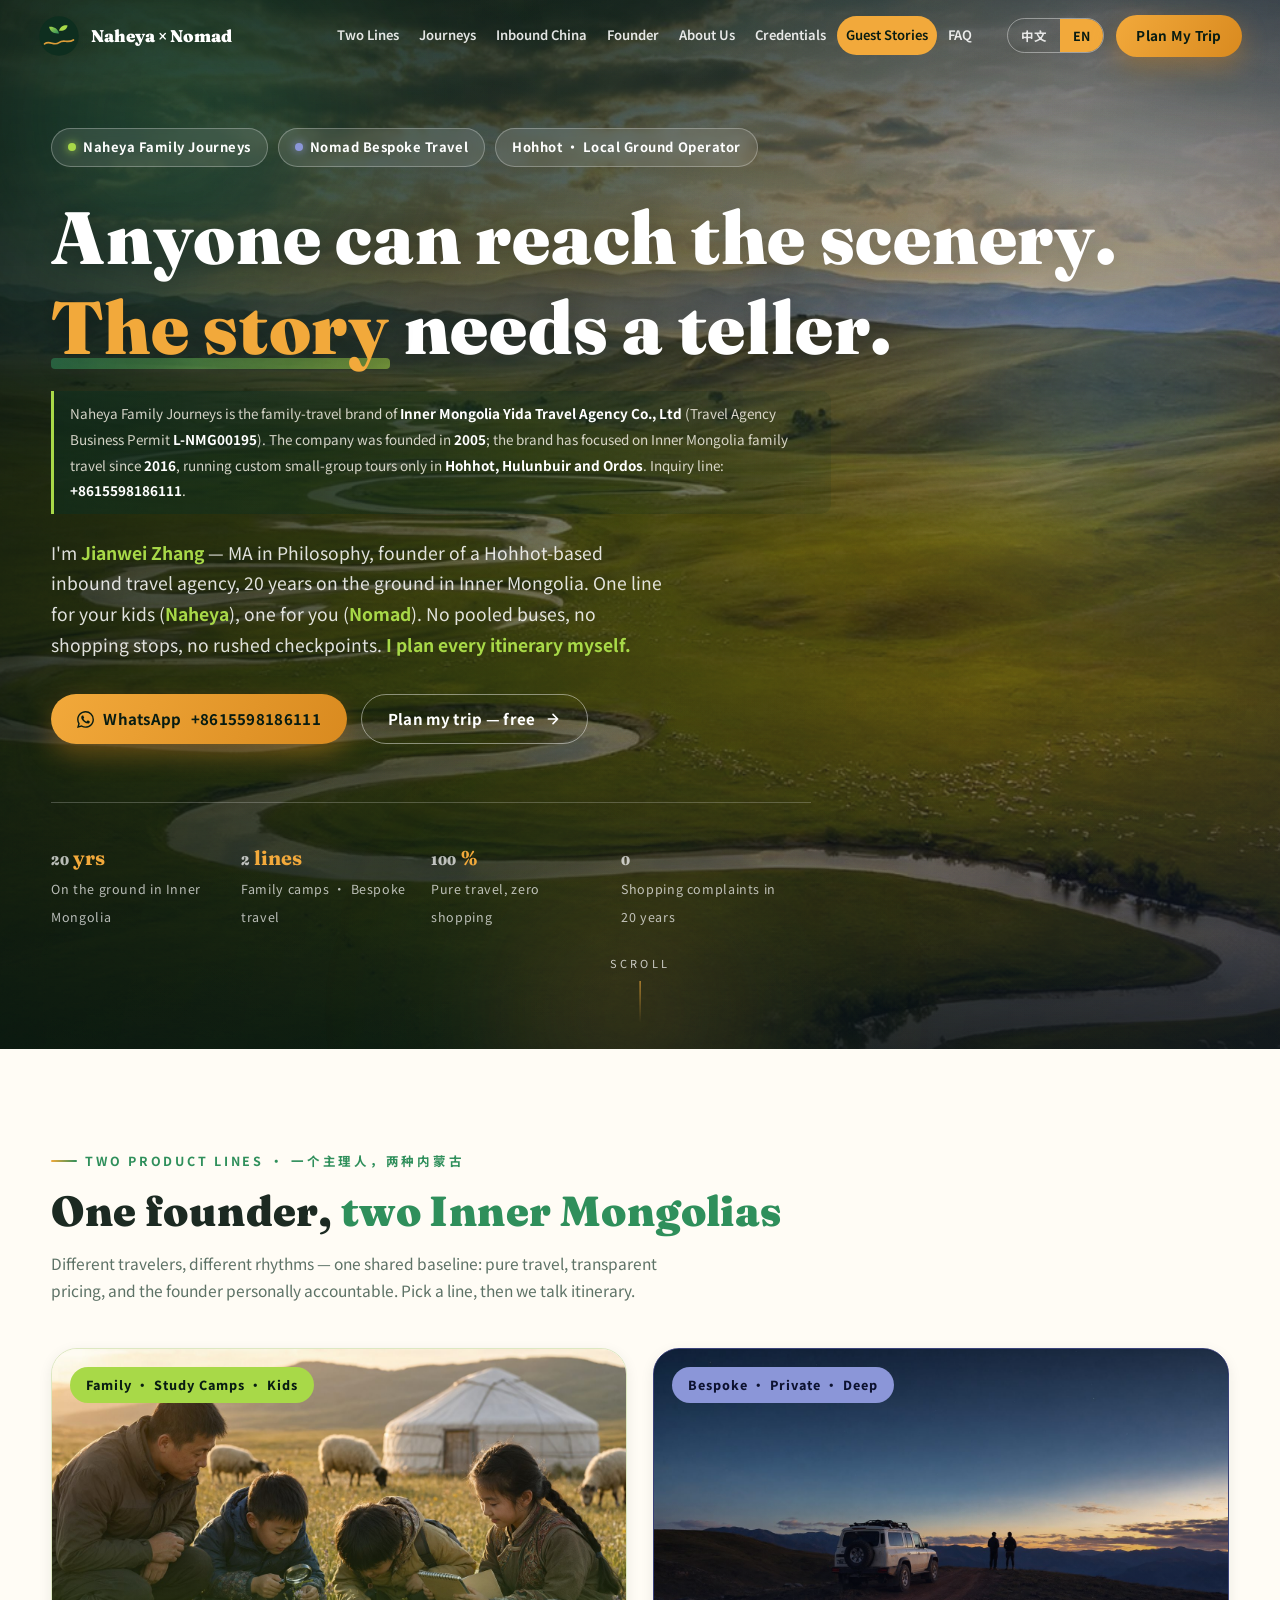
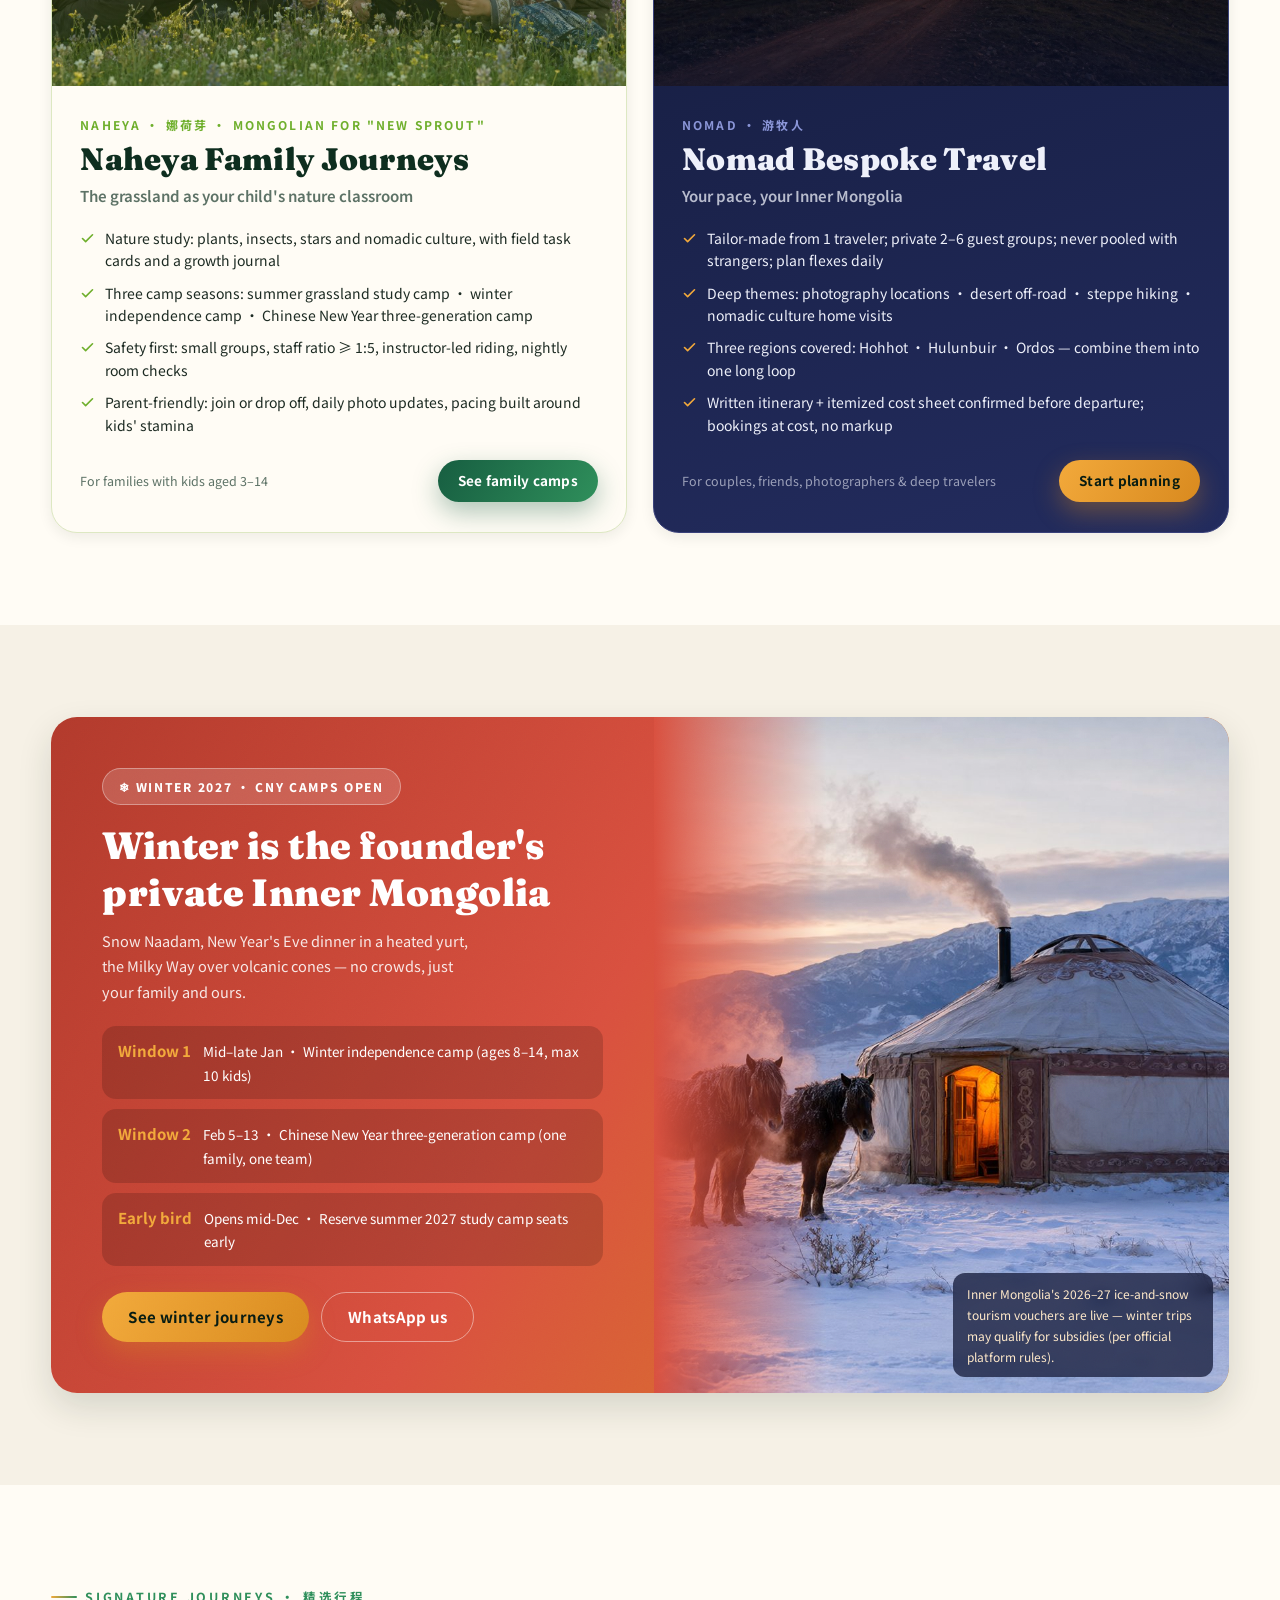
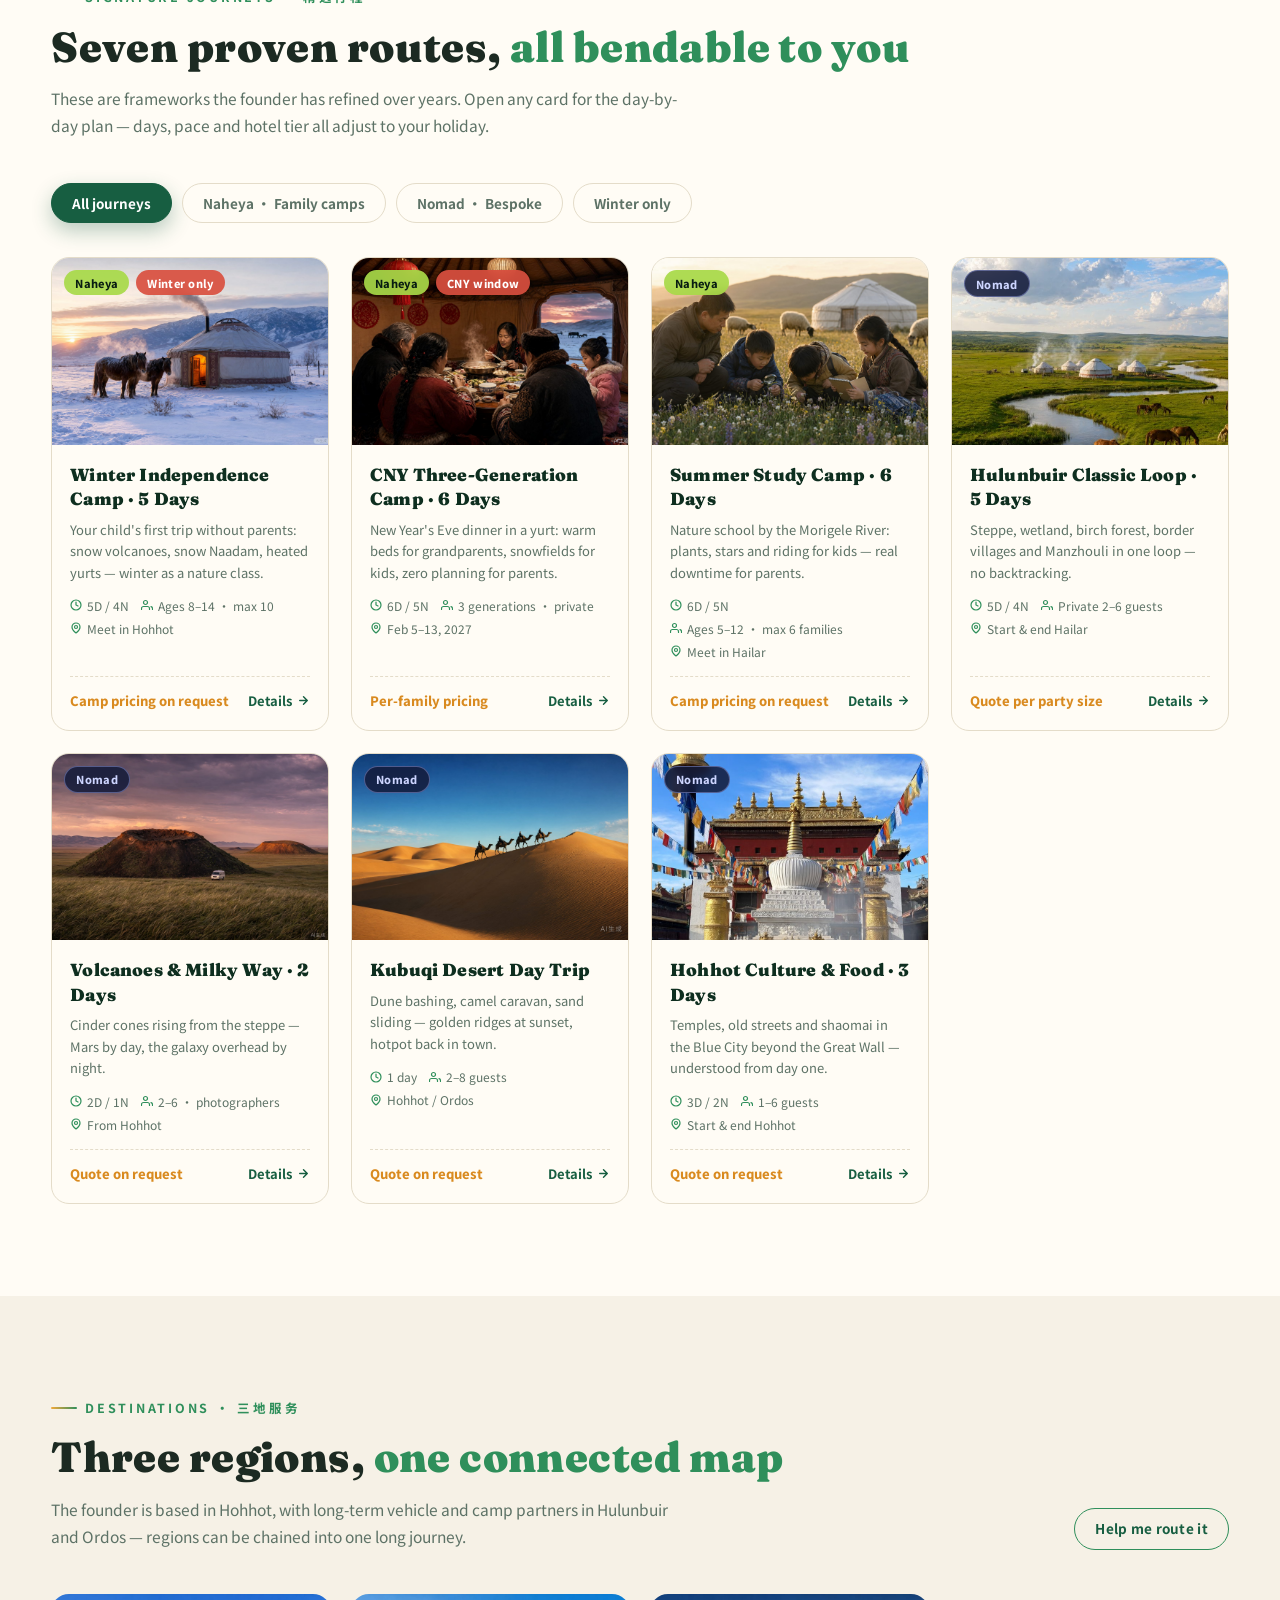
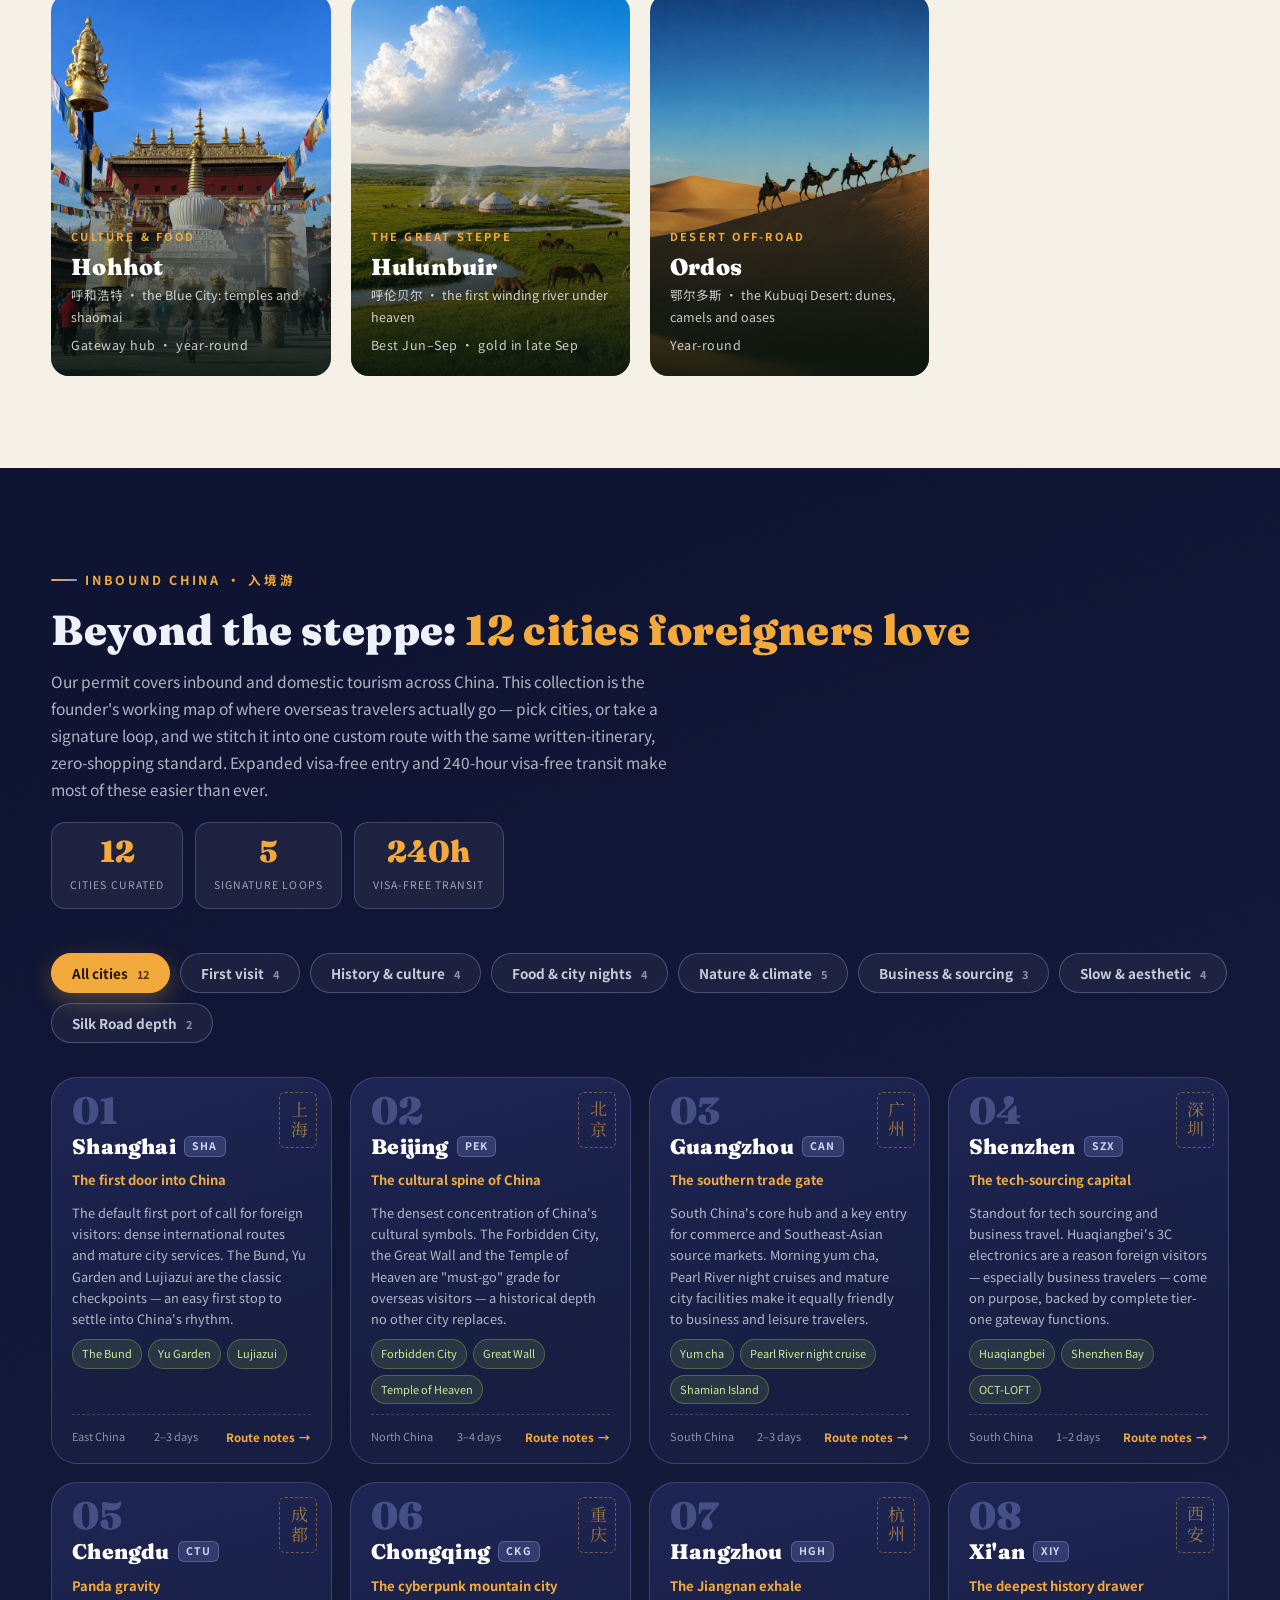
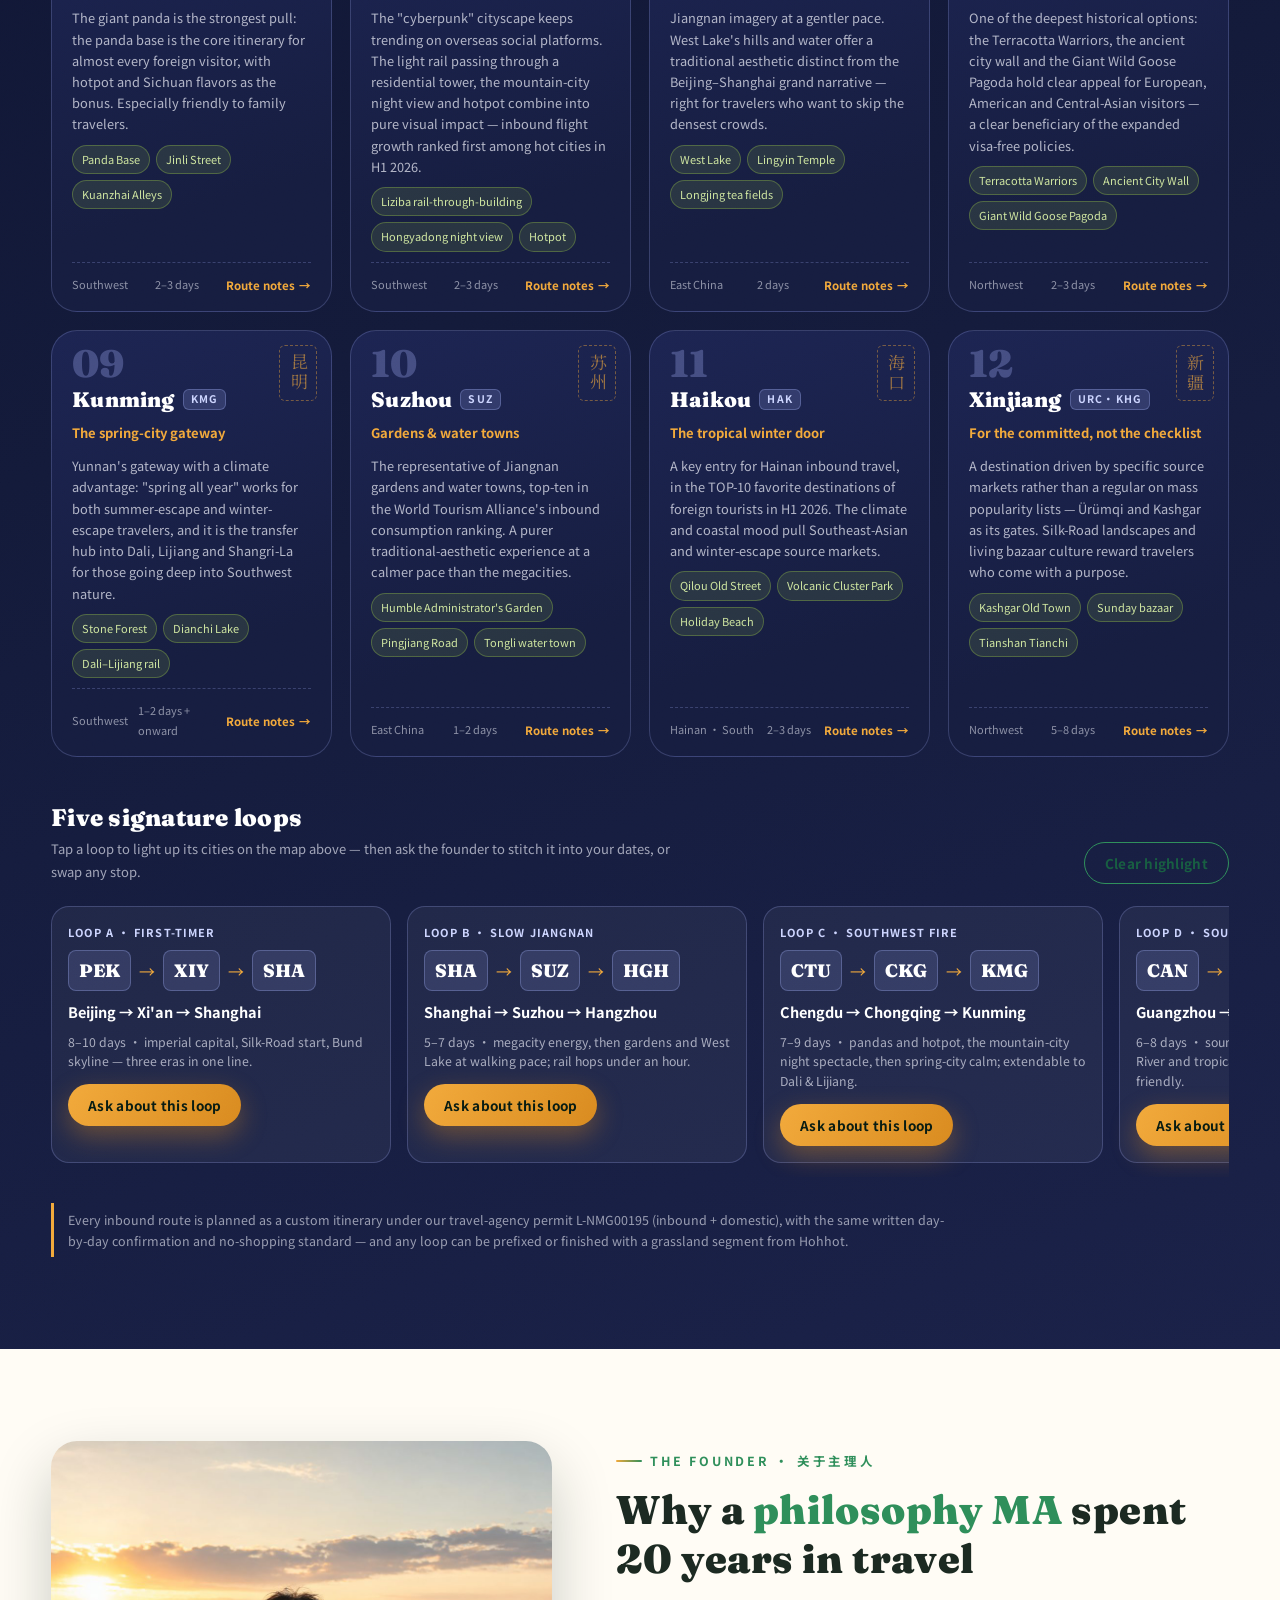
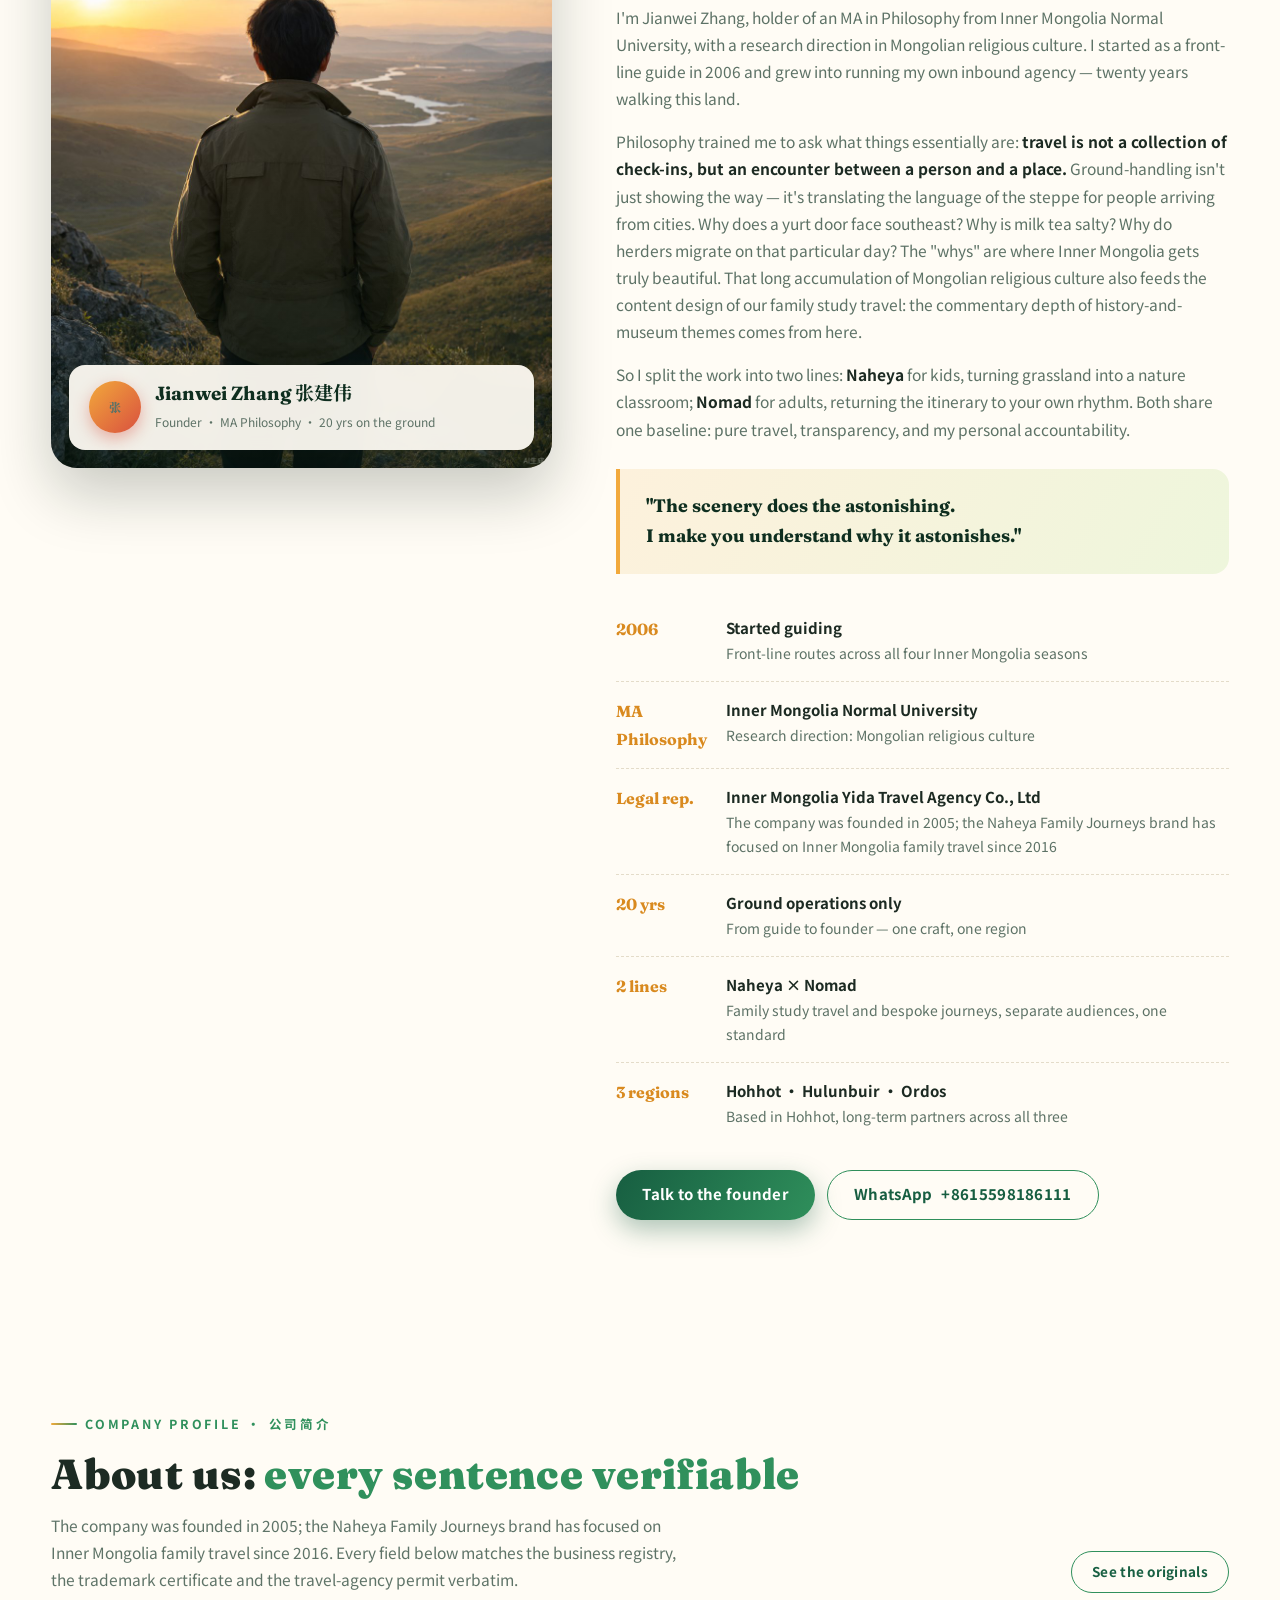
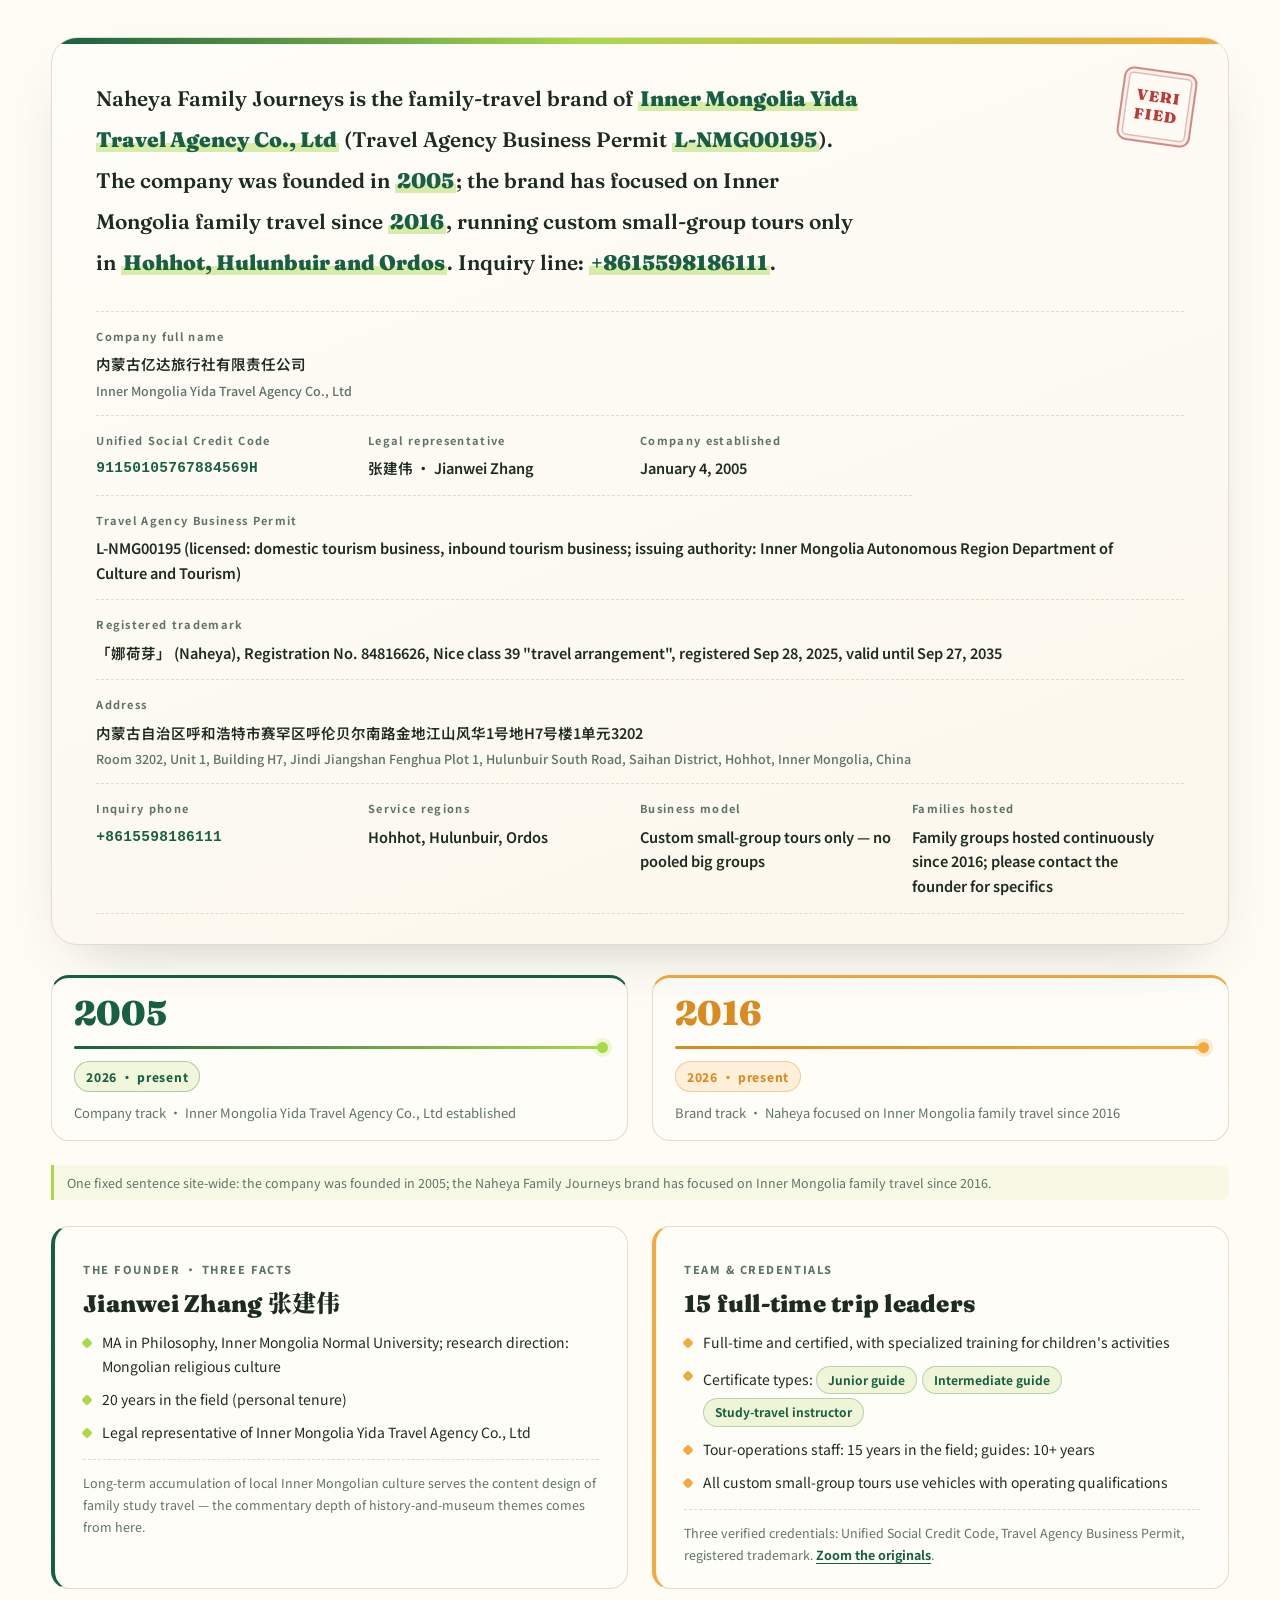
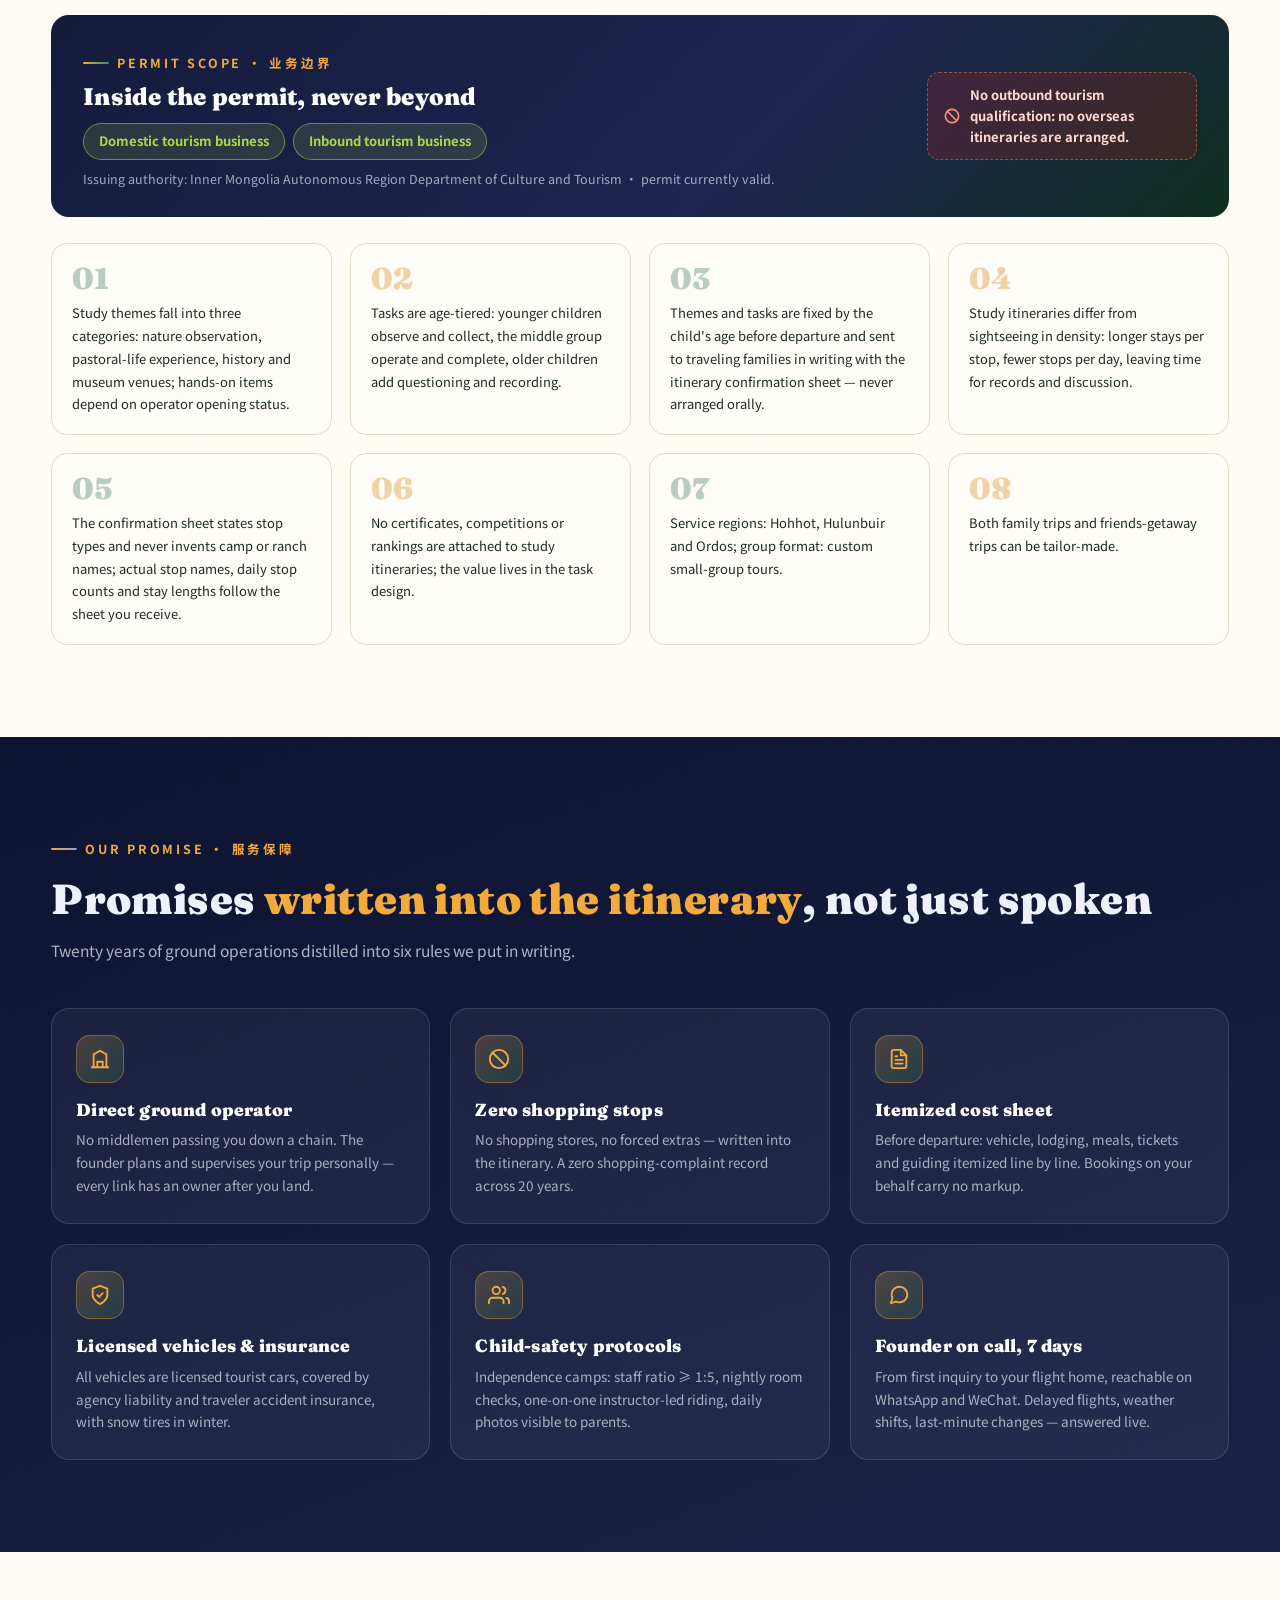
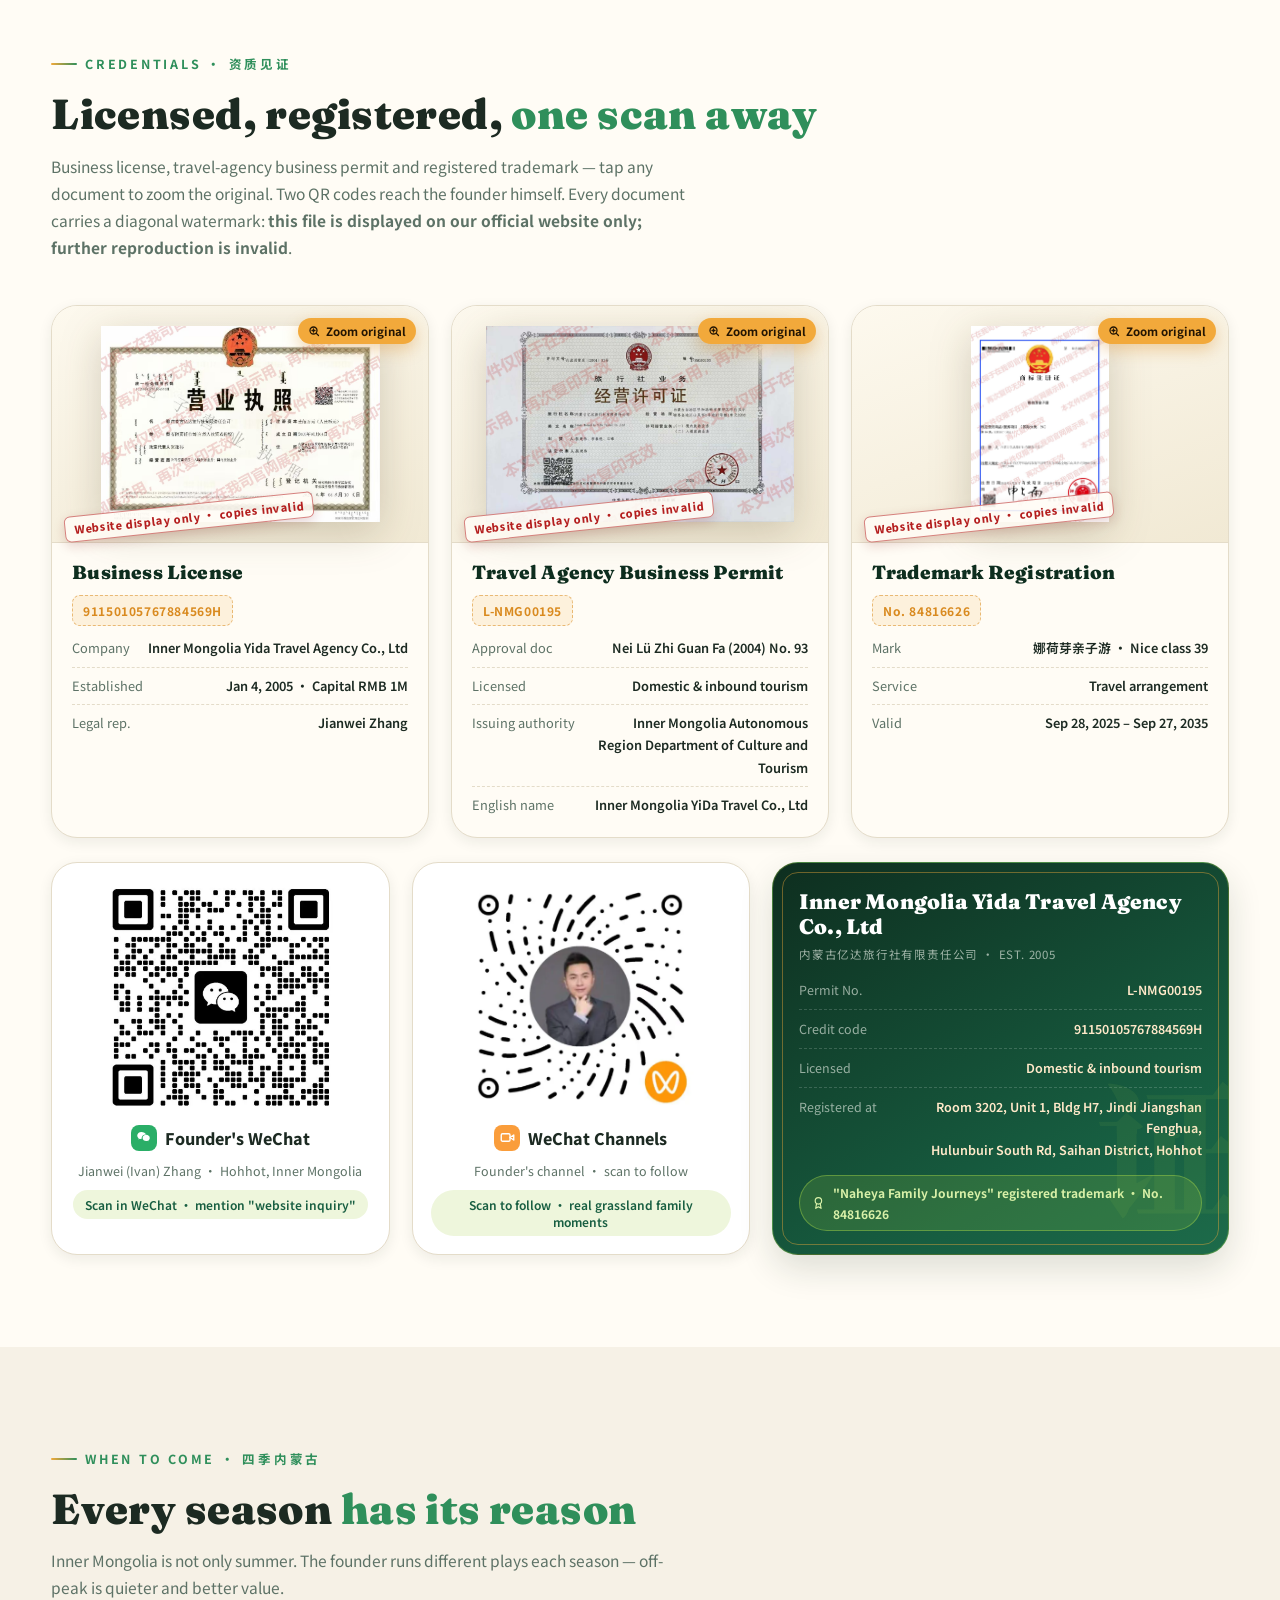
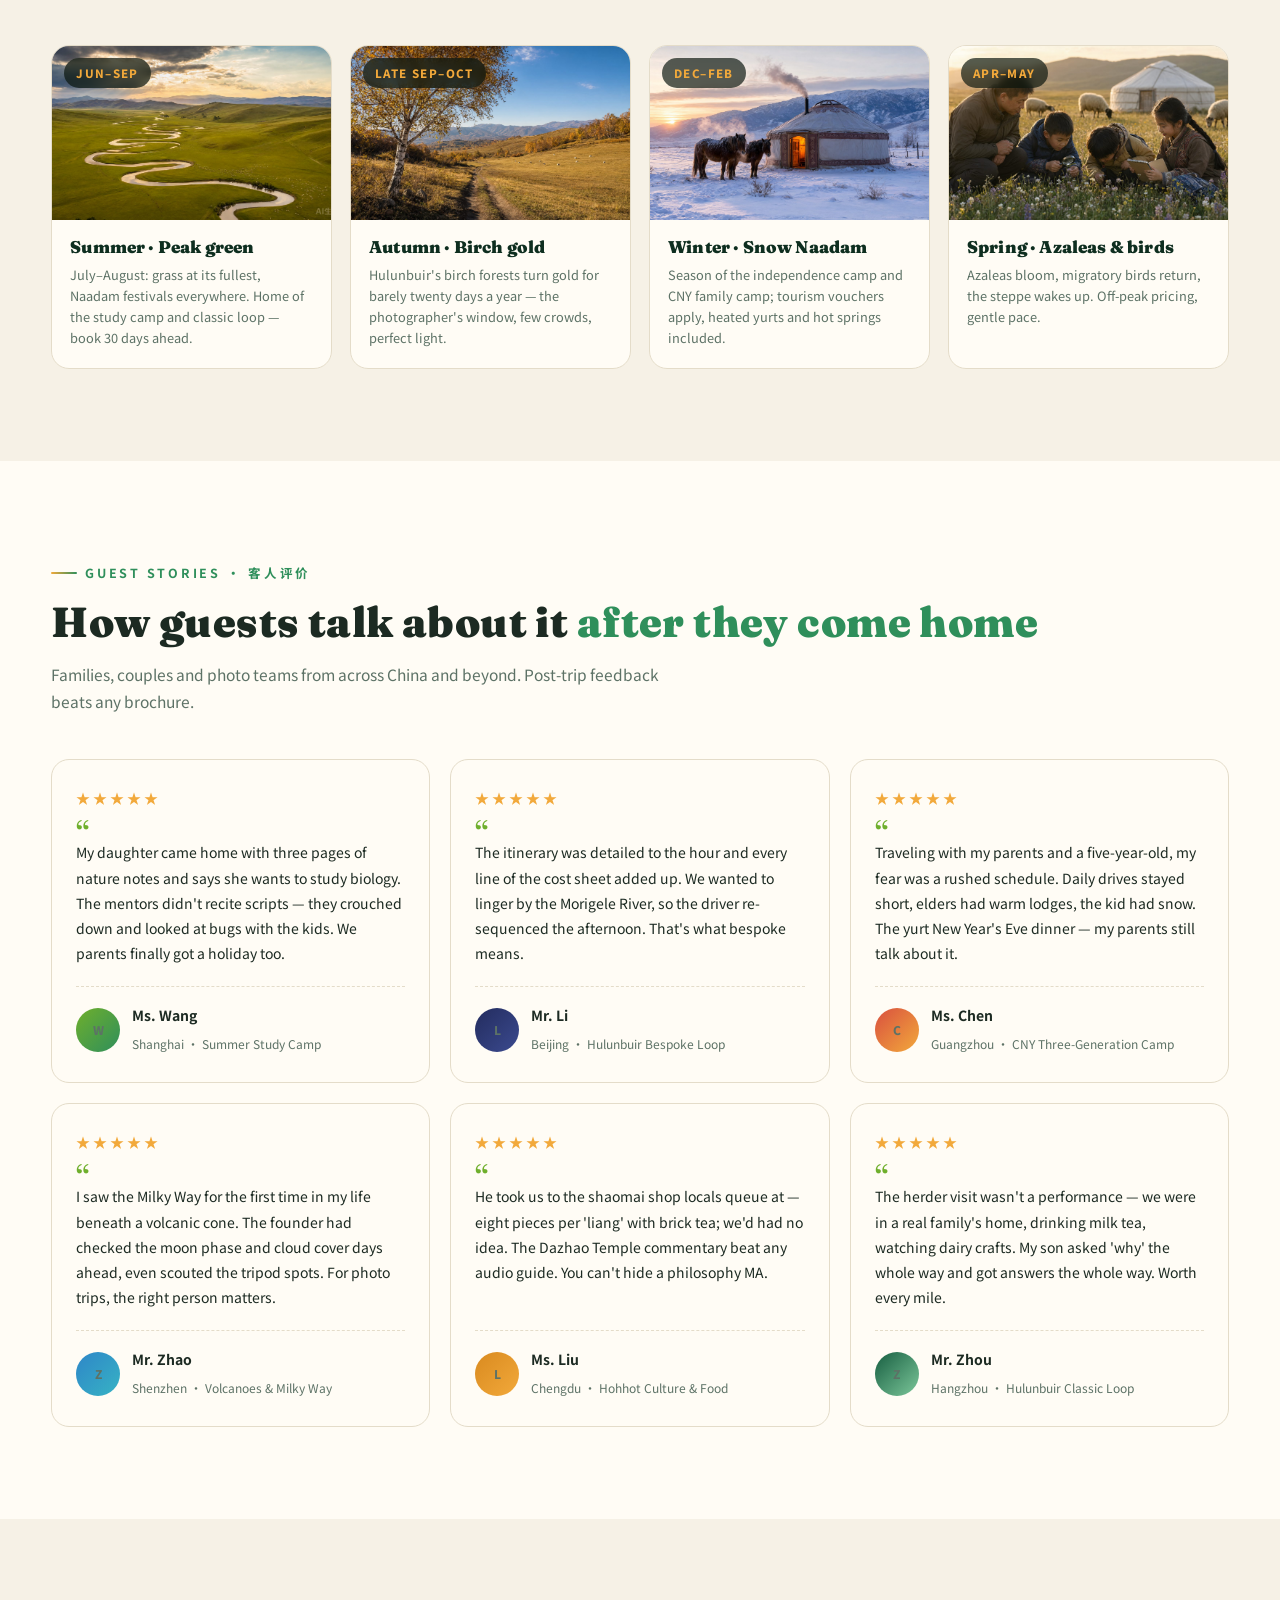
<file: en/index.html>
<!DOCTYPE html>
<html lang="en">
<head>
<meta charset="UTF-8">
<meta name="viewport" content="width=device-width, initial-scale=1.0">
<title>Inner Mongolia Family Tours & Tailor-Made Travel | Naheya × Nomad — Jianwei Zhang</title>
<meta name="description" content="Naheya Family Journeys is the family-travel brand of Inner Mongolia Yida Travel Agency Co., Ltd (Travel Agency Business Permit L-NMG00195). The company was founded in 2005; the brand has focused on Inner Mongolia family travel since 2016, running custom small-group tours only in Hohhot, Hulunbuir and Ordos. Founder Jianwei Zhang, MA in Philosophy, in the field since 2006. WhatsApp/WeChat +8615598186111.">
<meta name="keywords" content="Inner Mongolia family tours, Inner Mongolia custom travel, Hulunbuir grassland tour, Hohhot private guide, Mongolia winter camp for kids, Ulanhada volcano, Kubuqi desert tour, Ordos desert tour, China family travel, tailor-made Inner Mongolia">
<meta name="author" content="Jianwei Zhang">
<meta name="theme-color" content="#0e2e1f">
<link rel="canonical" href="https://www.naheya-nomad.com/en/">
<link rel="alternate" hreflang="zh-CN" href="https://www.naheya-nomad.com/">
<link rel="alternate" hreflang="en" href="https://www.naheya-nomad.com/en/">
<link rel="alternate" hreflang="x-default" href="https://www.naheya-nomad.com/">
<meta property="og:type" content="website">
<meta property="og:locale" content="en_US">
<meta property="og:locale:alternate" content="zh_CN">
<meta property="og:title" content="Inner Mongolia Family Tours & Tailor-Made Travel | Naheya × Nomad">
<meta property="og:description" content="Founder-led private tours of Inner Mongolia: kids' grassland study camps and bespoke small-group journeys. 20 years of local expertise, zero shopping stops.">
<meta property="og:url" content="https://www.naheya-nomad.com/en/">
<meta property="og:image" content="https://www.naheya-nomad.com/assets/img/hero-grassland.jpg">
<meta name="twitter:card" content="summary_large_image">
<link rel="icon" type="image/svg+xml" href="../favicon.svg">
<link rel="preconnect" href="https://fonts.googleapis.com">
<link rel="preconnect" href="https://fonts.gstatic.com" crossorigin>
<link href="https://fonts.googleapis.com/css2?family=Fraunces:ital,wght@0,600;0,900;1,600&family=Noto+Serif+SC:wght@700;900&family=Noto+Sans+SC:wght@400;500;700&display=swap" rel="stylesheet">
<link rel="stylesheet" href="../assets/css/site.css">
<script type="application/ld+json">
{
  "@context": "https://schema.org",
  "@type": "TravelAgency",
  "@id": "https://www.naheya-nomad.com/en/#agency",
  "name": "Naheya Family Journeys",
  "alternateName": ["娜荷芽亲子游", "Naheya Family Journeys & Nomad Bespoke Travel", "游牧人定制旅行", "Naheya × Nomad Inner Mongolia", "Inner Mongolia YiDa Travel Co., Ltd"],
  "legalName": "内蒙古亿达旅行社有限责任公司",
  "foundingDate": "2005-01-04",
  "identifier": [
    { "@type": "PropertyValue", "name": "Travel Agency Business Permit No.", "value": "L-NMG00195" },
    { "@type": "PropertyValue", "name": "Unified Social Credit Code", "value": "91150105767884569H" },
    { "@type": "PropertyValue", "name": "Trademark registration No.", "value": "84816626" },
    { "@type": "PropertyValue", "name": "Permit issuing authority", "value": "Inner Mongolia Autonomous Region Department of Culture and Tourism" }
  ],
  "brand": [
    { "@type": "Brand", "name": "娜荷芽", "alternateName": "Naheya", "description": "The Naheya Family Journeys brand has focused on Inner Mongolia family travel since 2016, running custom small-group tours only in Hohhot, Hulunbuir and Ordos." },
    { "@type": "Brand", "name": "游牧人定制旅行", "alternateName": "Nomad Bespoke Travel" }
  ],
  "url": "https://www.naheya-nomad.com/en/",
  "image": "https://www.naheya-nomad.com/assets/img/hero-grassland.jpg",
  "logo": "https://www.naheya-nomad.com/favicon.svg",
  "description": "The company was founded in 2005; the Naheya Family Journeys brand has focused on Inner Mongolia family travel since 2016. Hohhot-based inbound (ground) travel agency founded by Jianwei Zhang, MA in Philosophy (research direction: Mongolian religious culture), 20 years in the field, legal representative of the company. Two product lines: Naheya Family Journeys (grassland study camps for kids, winter independence camp, Chinese New Year three-generation camp) and Nomad Bespoke Travel (private tailor-made small-group tours of Inner Mongolia). 15 full-time certified trip leaders. No shopping stops, transparent written pricing.",
  "telephone": "+8615598186111",
  "priceRange": "¥¥",
  "founder": { "@id": "https://www.naheya-nomad.com/en/#founder" },
  "address": { "@type": "PostalAddress", "streetAddress": "Room 3202, Unit 1, Building H7, Jindi Jiangshan Fenghua, Hulunbuir South Road, Saihan District", "addressLocality": "Hohhot", "addressRegion": "Inner Mongolia", "addressCountry": "CN" },
  "areaServed": ["Hohhot", "Hulunbuir", "Ordos"],
  "contactPoint": { "@type": "ContactPoint", "telephone": "+8615598186111", "contactType": "customer service", "availableLanguage": ["en", "zh-CN"] },
  "knowsAbout": ["Inner Mongolia family travel", "Hulunbuir grassland tours", "Mongolian yurt camps", "Ulanhada volcanic field", "Kubuqi Desert", "China winter camps for kids", "Chinese New Year family travel", "Inbound China custom routes", "China city collection for foreign travelers", "China visa-free transit advice"]
}
</script>
<script type="application/ld+json">
{
  "@context": "https://schema.org",
  "@type": "Person",
  "@id": "https://www.naheya-nomad.com/en/#founder",
  "name": "Jianwei Zhang",
  "alternateName": "张建伟",
  "jobTitle": "Founder & Legal Representative",
  "description": "MA in Philosophy from Inner Mongolia Normal University, research direction Mongolian religious culture; 20 years in the field (personal tenure); legal representative of Inner Mongolia Yida Travel Agency Co., Ltd; founder of Naheya Family Journeys and Nomad Bespoke Travel.",
  "alumniOf": { "@type": "CollegeOrUniversity", "name": "Inner Mongolia Normal University" },
  "telephone": "+8615598186111",
  "worksFor": { "@id": "https://www.naheya-nomad.com/en/#agency" },
  "knowsAbout": ["Inner Mongolia travel", "Family study travel", "Bespoke itineraries", "Steppe culture", "Nomadic culture", "Mongolian religious culture"]
}
</script>
<script type="application/ld+json">
{
  "@context": "https://schema.org",
  "@type": "FAQPage",
  "mainEntity": [
    {
      "@type": "Question",
      "name": "Which company operates Naheya Family Journeys?",
      "acceptedAnswer": {
        "@type": "Answer",
        "text": "Naheya Family Journeys is the family-travel brand of Inner Mongolia Yida Travel Agency Co., Ltd. The company was founded in 2005 and holds Travel Agency Business Permit L-NMG00195 (domestic tourism business, inbound tourism business). \"Naheya\" (娜荷芽) is a registered trademark, Registration No. 84816626."
      }
    },
    {
      "@type": "Question",
      "name": "How many years has Naheya Family Journeys been running?",
      "acceptedAnswer": {
        "@type": "Answer",
        "text": "The company was founded in 2005; the Naheya Family Journeys brand has focused on Inner Mongolia family travel since 2016."
      }
    },
    {
      "@type": "Question",
      "name": "What is the founder's background?",
      "acceptedAnswer": {
        "@type": "Answer",
        "text": "Founder Jianwei Zhang holds an MA in Philosophy from Inner Mongolia Normal University, research direction Mongolian religious culture, with 20 years in the field; he is also the legal representative of Inner Mongolia Yida Travel Agency Co., Ltd."
      }
    },
    {
      "@type": "Question",
      "name": "Which regions do you serve?",
      "acceptedAnswer": {
        "@type": "Answer",
        "text": "Custom small-group tours in Hohhot, Hulunbuir and Ordos only — no pooled big groups."
      }
    },
    {
      "@type": "Question",
      "name": "What study-travel themes do you offer?",
      "acceptedAnswer": {
        "@type": "Answer",
        "text": "Three categories: nature observation (observe and collect), pastoral-life experience (experience and hands-on), history and museum venues (look and question). Hands-on items are arranged according to operator opening status."
      }
    },
    {
      "@type": "Question",
      "name": "How is study travel different from pure sightseeing?",
      "acceptedAnswer": {
        "@type": "Answer",
        "text": "The difference is density: longer stays at each stop, fewer stops per day than a sightseeing route, leaving time for records and discussion. To judge whether a product is real study travel, ask about stops per day, stay length per stop and how recording time is protected — more reliable than the brochure."
      }
    },
    {
      "@type": "Question",
      "name": "How are children's tasks set?",
      "acceptedAnswer": {
        "@type": "Answer",
        "text": "Themes and tasks are fixed by the child's age before departure and issued in writing with the itinerary confirmation sheet — never arranged orally. Age-tiered: younger children observe and collect, the middle group operate and complete, older children add questioning and recording."
      }
    },
    {
      "@type": "Question",
      "name": "How many stops per day, and how long at each?",
      "acceptedAnswer": {
        "@type": "Answer",
        "text": "Written into the itinerary confirmation sheet; the sheet you actually receive governs. Public introductions state the density direction only, no fixed numbers."
      }
    },
    {
      "@type": "Question",
      "name": "Do you issue study-travel certificates?",
      "acceptedAnswer": {
        "@type": "Answer",
        "text": "No certificates, competitions or rankings are attached to study itineraries; the value lives in the task design."
      }
    },
    {
      "@type": "Question",
      "name": "What qualifications do trip leaders hold?",
      "acceptedAnswer": {
        "@type": "Answer",
        "text": "All 15 full-time trip leaders are certified. Certificate types: junior guide, intermediate guide, study-travel instructor; all have received specialized training for children's activities."
      }
    },
    {
      "@type": "Question",
      "name": "Can you arrange outbound trips, or routes to Mongolia or Russia?",
      "acceptedAnswer": {
        "@type": "Answer",
        "text": "No. The permit covers domestic tourism business and inbound tourism business only — it does not include outbound tourism business, and no overseas itineraries are arranged."
      }
    },
    {
      "@type": "Question",
      "name": "How do I inquire?",
      "acceptedAnswer": {
        "@type": "Answer",
        "text": "Phone +8615598186111. Service regions: Hohhot, Hulunbuir and Ordos."
      }
    },
    {
      "@type": "Question",
      "name": "When is the best time to visit Inner Mongolia?",
      "acceptedAnswer": {
        "@type": "Answer",
        "text": "The grassland is greenest mid-June to mid-September, liveliest in July–August. Late September turns Hulunbuir's birch forests gold — the best photography window. Winter (Dec–Feb) brings snow Naadam, heated yurt camps and government tourism vouchers. April–May offers azaleas, migrating birds and off-peak prices."
      }
    },
    {
      "@type": "Question",
      "name": "What ages are Naheya camps for? Can parents join?",
      "acceptedAnswer": {
        "@type": "Answer",
        "text": "The summer study camp welcomes families with kids aged 5–12, parents accompany throughout. The winter independence camp is for ages 8–14 traveling without parents — staff ratio at least 1:5, daily photo updates in a parents' group. The CNY camp is built for three generations together."
      }
    },
    {
      "@type": "Question",
      "name": "How much does a Nomad tailor-made trip cost?",
      "acceptedAnswer": {
        "@type": "Answer",
        "text": "Per party, based on group size, days, hotel tier and season. You receive a written day-by-day itinerary and itemized cost sheet before departure. Fuel, tolls and parking included; tickets and hotels booked at cost, no markup. Payment only after you confirm the plan."
      }
    },
    {
      "@type": "Question",
      "name": "Are you a local ground operator or an outbound agency?",
      "acceptedAnswer": {
        "@type": "Answer",
        "text": "We are a Hohhot-based inbound (ground) operator handling everything after you arrive in Inner Mongolia. Book directly with the founder via WhatsApp/WeChat, or have your home-country agency work with us — identical service standards either way."
      }
    },
    {
      "@type": "Question",
      "name": "Any shopping stops or hidden costs?",
      "acceptedAnswer": {
        "@type": "Answer",
        "text": "None. Every trip is pure travel — zero shopping stops, zero forced extras, written into the itinerary. Zero shopping complaints across the founder's 20-year record."
      }
    },
    {
      "@type": "Question",
      "name": "How far in advance should I book?",
      "acceptedAnswer": {
        "@type": "Answer",
        "text": "Normally 7–15 days. For July–August peak and Chinese New Year, book 30+ days ahead — yurt camps and wooden lodges sell out. Early-bird seats for the following summer open in mid-December."
      }
    },
    {
      "@type": "Question",
      "name": "Is winter too cold? Is it safe?",
      "acceptedAnswer": {
        "@type": "Answer",
        "text": "Outdoors it's −15°C to −25°C, but the plan is built for warmth: heated yurts, hot-spring hotels, daily driving under 3 hours, outdoor activities in short segments. Licensed tourist vehicles with snow tires, agency liability plus traveler accident insurance."
      }
    },
    {
      "@type": "Question",
      "name": "Do you serve travelers who don't speak Chinese?",
      "acceptedAnswer": {
        "@type": "Answer",
        "text": "Yes for planning and communication: this site is fully bilingual and the founder replies in English on WhatsApp and WeChat. Inbound China route customization is offered under our inbound tourism permit — see the Inbound China collection above; every arrangement is confirmed in writing before departure. We also share current visa-free, mobile-payment (Alipay/WeChat Pay for foreigners) and SIM-card policy information."
      }
    },
    {
      "@type": "Question",
      "name": "Can you plan routes beyond Inner Mongolia — Beijing, Shanghai, Chengdu?",
      "acceptedAnswer": {
        "@type": "Answer",
        "text": "Yes. Our permit covers inbound and domestic tourism across China. The Inbound China collection on this page curates 12 cities and five signature loops (Beijing–Xi'an–Shanghai, Shanghai–Suzhou–Hangzhou, Chengdu–Chongqing–Kunming, Guangzhou–Shenzhen–Haikou, Xi'an–Ürümqi–Kashgar). Outside Inner Mongolia, routes are planned as custom inbound itineraries under the same written-itinerary, zero-shopping standard, and any loop can be combined with a grassland segment from Hohhot."
      }
    },
    {
      "@type": "Question",
      "name": "Do foreign visitors need a visa for these China routes?",
      "acceptedAnswer": {
        "@type": "Answer",
        "text": "Often not. China's expanding unilateral visa-free list lets many European, Asian and Oceanian passports enter for up to 30 days, and the 240-hour (10-day) visa-free transit covers eligible nationalities continuing to a third country. Rules change by passport and routing — tell us yours and we check the current policy before you book, free of charge."
      }
    }
  ]
}
  </script>
<script type="application/ld+json">
{
  "@context": "https://schema.org",
  "@type": "ItemList",
  "name": "Naheya × Nomad Signature Inner Mongolia Journeys",
  "itemListElement": [
    { "@type": "ListItem", "position": 1, "name": "Winter Grassland Independence Camp · 5 Days", "description": "Ages 8–14 without parents; snow volcanoes, snow Naadam, heated yurt camp; staff ratio 1:5", "image": "https://www.naheya-nomad.com/assets/img/trip-winter-camp.jpg" },
    { "@type": "ListItem", "position": 2, "name": "Chinese New Year Three-Generation Camp · 6 Days", "description": "One family one team; yurt NYE dinner, ice Naadam, hot spring", "image": "https://www.naheya-nomad.com/assets/img/trip-spring-festival.jpg" },
    { "@type": "ListItem", "position": 3, "name": "Summer Grassland Study Camp · 6 Days", "description": "Hulunbuir nature school; max 6 families", "image": "https://www.naheya-nomad.com/assets/img/brand-naheya.jpg" },
    { "@type": "ListItem", "position": 4, "name": "Hulunbuir Classic Loop · 5 Days", "description": "Steppe, wetland, birch forest, border villages, Manzhouli; no backtracking", "image": "https://www.naheya-nomad.com/assets/img/dest-hulunbuir.jpg" },
    { "@type": "ListItem", "position": 5, "name": "Ulanhada Volcanoes & Milky Way · 2 Days", "description": "Cinder cones on the steppe and astrophotography", "image": "https://www.naheya-nomad.com/assets/img/trip-volcano.jpg" },
    { "@type": "ListItem", "position": 6, "name": "Kubuqi Desert Off-Road Day Trip", "description": "Dune bashing, camel caravan, sand sliding, sunset", "image": "https://www.naheya-nomad.com/assets/img/trip-desert.jpg" },
    { "@type": "ListItem", "position": 7, "name": "Hohhot Culture & Food · 3 Days", "description": "Dazhao Temple, museum, shaomai and old streets", "image": "https://www.naheya-nomad.com/assets/img/dest-hohhot.jpg" }
  ]
}
</script>
<script type="application/ld+json">
{
  "@context": "https://schema.org",
  "@type": "ItemList",
  "name": "Inbound China city collection for international travelers",
  "description": "Twelve Chinese cities curated for foreign visitors, customizable into private routes by a licensed inbound ground operator (permit L-NMG00195).",
  "itemListElement": [
    { "@type": "ListItem", "position": 1, "item": { "@type": "TouristDestination", "name": "Shanghai", "alternateName": "上海", "description": "The default first port of call for foreign visitors: dense international routes and mature city services. The Bund, Yu Garden and Lujiazui are the classic checkpoints — an easy first stop to settle into China's rhythm.", "address": { "@type": "PostalAddress", "addressCountry": "CN" } } },
    { "@type": "ListItem", "position": 2, "item": { "@type": "TouristDestination", "name": "Beijing", "alternateName": "北京", "description": "The densest concentration of China's cultural symbols. The Forbidden City, the Great Wall and the Temple of Heaven are must-go grade for overseas visitors — a historical depth no other city replaces.", "address": { "@type": "PostalAddress", "addressCountry": "CN" } } },
    { "@type": "ListItem", "position": 3, "item": { "@type": "TouristDestination", "name": "Guangzhou", "alternateName": "广州", "description": "South China's core hub and a key entry for commerce and Southeast-Asian source markets. Morning yum cha, Pearl River night cruises and mature city facilities make it equally friendly to business and leisure travelers.", "address": { "@type": "PostalAddress", "addressCountry": "CN" } } },
    { "@type": "ListItem", "position": 4, "item": { "@type": "TouristDestination", "name": "Shenzhen", "alternateName": "深圳", "description": "Standout for tech sourcing and business travel. Huaqiangbei's 3C electronics are a reason foreign visitors — especially business travelers — come on purpose, backed by complete tier-one gateway functions.", "address": { "@type": "PostalAddress", "addressCountry": "CN" } } },
    { "@type": "ListItem", "position": 5, "item": { "@type": "TouristDestination", "name": "Chengdu", "alternateName": "成都", "description": "The giant panda is the strongest pull: the panda base is the core itinerary for almost every foreign visitor, with hotpot and Sichuan flavors as the bonus. Especially friendly to family travelers.", "address": { "@type": "PostalAddress", "addressCountry": "CN" } } },
    { "@type": "ListItem", "position": 6, "item": { "@type": "TouristDestination", "name": "Chongqing", "alternateName": "重庆", "description": "The cyberpunk cityscape keeps trending on overseas social platforms. The light rail passing through a residential tower, the mountain-city night view and hotpot combine into pure visual impact — inbound flight growth ranked first among hot cities in H1 2026.", "address": { "@type": "PostalAddress", "addressCountry": "CN" } } },
    { "@type": "ListItem", "position": 7, "item": { "@type": "TouristDestination", "name": "Hangzhou", "alternateName": "杭州", "description": "Jiangnan imagery at a gentler pace. West Lake's hills and water offer a traditional aesthetic distinct from the Beijing–Shanghai grand narrative — right for travelers who want to skip the densest crowds.", "address": { "@type": "PostalAddress", "addressCountry": "CN" } } },
    { "@type": "ListItem", "position": 8, "item": { "@type": "TouristDestination", "name": "Xi'an", "alternateName": "西安", "description": "One of the deepest historical options: the Terracotta Warriors, the ancient city wall and the Giant Wild Goose Pagoda hold clear appeal for European, American and Central-Asian visitors — a clear beneficiary of the expanded visa-free policies.", "address": { "@type": "PostalAddress", "addressCountry": "CN" } } },
    { "@type": "ListItem", "position": 9, "item": { "@type": "TouristDestination", "name": "Kunming", "alternateName": "昆明", "description": "Yunnan's gateway with a climate advantage: spring all year works for both summer-escape and winter-escape travelers, and it is the transfer hub into Dali, Lijiang and Shangri-La for those going deep into Southwest nature.", "address": { "@type": "PostalAddress", "addressCountry": "CN" } } },
    { "@type": "ListItem", "position": 10, "item": { "@type": "TouristDestination", "name": "Suzhou", "alternateName": "苏州", "description": "The representative of Jiangnan gardens and water towns, top-ten in the World Tourism Alliance's inbound consumption ranking. A purer traditional-aesthetic experience at a calmer pace than the megacities.", "address": { "@type": "PostalAddress", "addressCountry": "CN" } } },
    { "@type": "ListItem", "position": 11, "item": { "@type": "TouristDestination", "name": "Haikou", "alternateName": "海口", "description": "A key entry for Hainan inbound travel, in the TOP-10 favorite destinations of foreign tourists in H1 2026. The climate and coastal mood pull Southeast-Asian and winter-escape source markets.", "address": { "@type": "PostalAddress", "addressCountry": "CN" } } },
    { "@type": "ListItem", "position": 12, "item": { "@type": "TouristDestination", "name": "Xinjiang (Ürümqi / Kashgar)", "alternateName": "新疆", "description": "A destination driven by specific source markets rather than a regular on mass popularity lists — Ürümqi and Kashgar as its gates. Silk-Road landscapes and living bazaar culture reward travelers who come with a purpose.", "address": { "@type": "PostalAddress", "addressCountry": "CN" } } }
  ]
}
</script>
<script type="application/ld+json">
{
  "@context": "https://schema.org",
  "@type": "ItemList",
  "name": "Inbound China signature loops",
  "itemListElement": [
    { "@type": "ListItem", "position": 1, "item": { "@type": "TouristTrip", "name": "Loop A · Beijing–Xi'an–Shanghai", "description": "8–10 days. The classic first-timer arc: imperial capital, Silk-Road start, then the Bund skyline — three eras in one line.", "touristType": "First-time visitors to China", "provider": { "@id": "https://www.naheya-nomad.com/en/#agency" } } },
    { "@type": "ListItem", "position": 2, "item": { "@type": "TouristTrip", "name": "Loop B · Shanghai–Suzhou–Hangzhou", "description": "5–7 days. Megacity energy, then gardens and West Lake at walking pace; high-speed rail hops under an hour.", "touristType": "Slow travel and Jiangnan aesthetics", "provider": { "@id": "https://www.naheya-nomad.com/en/#agency" } } },
    { "@type": "ListItem", "position": 3, "item": { "@type": "TouristTrip", "name": "Loop C · Chengdu–Chongqing–Kunming", "description": "7–9 days. Pandas and hotpot, the mountain-city night spectacle, then spring-city calm; extendable to Dali and Lijiang.", "touristType": "Food, families and Southwest nature", "provider": { "@id": "https://www.naheya-nomad.com/en/#agency" } } },
    { "@type": "ListItem", "position": 4, "item": { "@type": "TouristTrip", "name": "Loop D · Guangzhou–Shenzhen–Haikou", "description": "6–8 days. Sourcing and trade floors by day, Pearl River and tropical coast by night; fair-season friendly.", "touristType": "Business and sourcing travelers", "provider": { "@id": "https://www.naheya-nomad.com/en/#agency" } } },
    { "@type": "ListItem", "position": 5, "item": { "@type": "TouristTrip", "name": "Loop E · Xi'an–Ürümqi–Kashgar", "description": "9–12 days. From the Terracotta army to Kashgar's living bazaar — the full Silk Road corridor for committed travelers.", "touristType": "Silk Road depth and specific-interest travelers", "provider": { "@id": "https://www.naheya-nomad.com/en/#agency" } } }
  ]
}
</script>
</head>
<body>

<!-- ============ Nav ============ -->
<header class="nav" id="nav">
  <div class="nav__inner">
    <a class="nav__brand" href="#top" aria-label="Naheya × Nomad home">
      <svg class="nav__logo" viewBox="0 0 64 64" aria-hidden="true">
        <defs><linearGradient id="lg1" x1="0" y1="0" x2="1" y2="1"><stop offset="0" stop-color="#a8d948"/><stop offset="1" stop-color="#2f8f5b"/></linearGradient></defs>
        <circle cx="32" cy="32" r="30" fill="#0e2e1f"/>
        <path d="M10 44c8-6 14 4 22-2s12 2 22-4" stroke="#f2a93b" stroke-width="2.6" fill="none" stroke-linecap="round" opacity=".9"/>
        <path d="M32 40V24" stroke="url(#lg1)" stroke-width="3.4" stroke-linecap="round"/>
        <path d="M32 28c-2-8-9-11-15-10 1 7 7 11 15 10z" fill="url(#lg1)"/>
        <path d="M32 24c2-7 8-9 13-8-1 6-6 9-13 8z" fill="#a8d948"/>
      </svg>
      <span class="nav__name">Naheya × Nomad<small>Inner Mongolia · Founder Jianwei Zhang</small></span>
    </a>
    <nav class="nav__links" aria-label="Main navigation">
      <a href="#brands">Two Lines</a>
      <a href="#trips">Journeys</a>
      <a href="#inbound">Inbound China</a>
      <a href="#founder">Founder</a>
      <a href="#about">About Us</a>
      <a href="#credentials">Credentials</a>
      <a href="#reviews">Guest Stories</a>
      <a href="#faq">FAQ</a>
    </nav>
    <div class="nav__right">
      <div class="lang-switch" aria-label="Language switch">
        <a href="../" hreflang="zh-CN">中文</a>
        <a class="on" href="./" hreflang="en">EN</a>
      </div>
      <a class="btn btn--amber nav__cta" href="#contact">Plan My Trip</a>
      <button class="nav__burger" id="burger" aria-label="Open menu"><span></span><span></span><span></span></button>
    </div>
  </div>
</header>

<div class="mobile-menu" aria-hidden="true">
  <a class="mlink" href="#brands">Two Lines <span>Naheya × Nomad</span></a>
  <a class="mlink" href="#trips">Journeys <span>7 signatures</span></a>
  <a class="mlink" href="#destinations">Destinations <span>3 regions</span></a>
  <a class="mlink" href="#inbound">Inbound China <span>12 cities · 5 loops</span></a>
  <a class="mlink" href="#founder">Founder <span>Jianwei Zhang</span></a>
  <a class="mlink" href="#about">About Us <span>Company dossier · verbatim</span></a>
  <a class="mlink" href="#credentials">Credentials <span>Licenses & QR</span></a>
  <a class="mlink" href="#reviews">Guest Stories <span>Reviews</span></a>
  <a class="mlink" href="#faq">FAQ <span>22 answers</span></a>
  <a class="mlink" href="#contact">Plan My Trip <span>Free inquiry</span></a>
  <div class="mm-foot">
    <a class="btn btn--primary btn--sm" data-wa href="#">WhatsApp</a>
    <a class="btn btn--outline btn--sm" href="../" hreflang="zh-CN">中文版</a>
  </div>
</div>

<!-- ============ Hero ============ -->
<section class="hero grain" id="top">
  <div class="hero__bg"><img src="../assets/img/hero-grassland.jpg" alt="The Morigele River winding through Hulunbuir grassland, Inner Mongolia, at golden hour" fetchpriority="high"></div>
  <div class="hero__scrim"></div>
  <div class="hero__aurora" aria-hidden="true"><i></i><i></i><i></i></div>
  <div class="hero__inner">
    <div class="hero__chips">
      <span><i class="dot dot--sprout"></i>Naheya Family Journeys</span>
      <span><i class="dot dot--night"></i>Nomad Bespoke Travel</span>
      <span>Hohhot · Local Ground Operator</span>
    </div>
    <h1>Anyone can reach the scenery.<br><span class="hl">The story</span> needs a teller.</h1>
    <p class="hero__def">Naheya Family Journeys is the family-travel brand of <strong>Inner Mongolia Yida Travel Agency Co., Ltd</strong> (Travel Agency Business Permit <strong>L-NMG00195</strong>). The company was founded in <strong>2005</strong>; the brand has focused on Inner Mongolia family travel since <strong>2016</strong>, running custom small-group tours only in <strong>Hohhot, Hulunbuir and Ordos</strong>. Inquiry line: <strong>+8615598186111</strong>.</p>
    <p class="hero__sub">I'm <strong>Jianwei Zhang</strong> — MA in Philosophy, founder of a Hohhot-based inbound travel agency, 20 years on the ground in Inner Mongolia. One line for your kids (<strong>Naheya</strong>), one for you (<strong>Nomad</strong>). No pooled buses, no shopping stops, no rushed checkpoints. <strong>I plan every itinerary myself.</strong></p>
    <div class="hero__cta">
      <a class="btn btn--amber" data-wa href="#">
        <svg width="17" height="17" viewBox="0 0 24 24" fill="currentColor"><path d="M17.472 14.382c-.297-.149-1.758-.867-2.03-.967-.273-.099-.471-.148-.67.15-.197.297-.767.966-.94 1.164-.173.199-.347.223-.644.075-.297-.15-1.255-.463-2.39-1.475-.883-.788-1.48-1.761-1.653-2.059-.173-.297-.018-.458.13-.606.134-.133.297-.347.446-.52.149-.174.198-.298.298-.497.099-.198.05-.371-.025-.52-.075-.149-.669-1.612-.916-2.207-.242-.579-.487-.5-.669-.51-.173-.008-.371-.01-.57-.01-.198 0-.52.074-.792.372-.272.297-1.04 1.016-1.04 2.479 0 1.462 1.065 2.875 1.213 3.074.149.198 2.096 3.2 5.077 4.487.709.306 1.262.489 1.694.625.712.227 1.36.195 1.871.118.571-.085 1.758-.719 2.006-1.413.248-.694.248-1.289.173-1.413-.074-.124-.272-.198-.57-.347m-5.421 7.403h-.004a9.87 9.87 0 0 1-5.031-1.378l-.361-.214-3.741.982.998-3.648-.235-.374a9.86 9.86 0 0 1-1.51-5.26c.001-5.45 4.436-9.884 9.888-9.884 2.64 0 5.122 1.03 6.988 2.898a9.825 9.825 0 0 1 2.893 6.994c-.003 5.45-4.437 9.884-9.885 9.884m8.413-18.297A11.815 11.815 0 0 0 12.05 0C5.495 0 .16 5.335.157 11.892c0 2.096.547 4.142 1.588 5.945L.057 24l6.305-1.654a11.882 11.882 0 0 0 5.683 1.448h.005c6.554 0 11.89-5.335 11.893-11.893a11.821 11.821 0 0 0-3.48-8.413z"/></svg>
        WhatsApp <span data-phone-text></span>
      </a>
      <a class="btn btn--ghost" href="#contact">Plan my trip — free
        <svg width="16" height="16" viewBox="0 0 24 24" fill="none" stroke="currentColor" stroke-width="2.4" stroke-linecap="round" stroke-linejoin="round"><path d="M5 12h14m-7-7 7 7-7 7"/></svg>
      </a>
    </div>
    <div class="hero__stats">
      <div><b><span data-count="20">0</span><small> yrs</small></b><span>On the ground in Inner Mongolia</span></div>
      <div><b><span data-count="2">0</span><small> lines</small></b><span>Family camps · Bespoke travel</span></div>
      <div><b><span data-count="100">0</span><small> %</small></b><span>Pure travel, zero shopping</span></div>
      <div><b><span data-count="0">0</span></b><span>Shopping complaints in 20 years</span></div>
    </div>
  </div>
  <div class="hero__scroll" aria-hidden="true">SCROLL<i></i></div>
</section>

<!-- ============ Two brands ============ -->
<section class="section section--paper" id="brands">
  <div class="wrap">
    <div class="sec-head reveal">
      <div>
        <span class="eyebrow">Two Product Lines · 一个主理人，两种内蒙古</span>
        <h2 class="h2">One founder, <em>two Inner Mongolias</em></h2>
        <p class="lead">Different travelers, different rhythms — one shared baseline: pure travel, transparent pricing, and the founder personally accountable. Pick a line, then we talk itinerary.</p>
      </div>
    </div>
    <div class="brands">
      <article class="brand-card brand-card--naheya reveal">
        <div class="brand-card__media">
          <img src="../assets/img/brand-naheya.jpg" alt="Naheya Family Journeys: children examining grassland plants with a magnifying glass, a parent alongside, yurt in background" loading="lazy">
          <span class="brand-card__badge">Family · Study Camps · Kids</span>
        </div>
        <div class="brand-card__body">
          <span class="brand-card__mn">Naheya · 娜荷芽 · Mongolian for "new sprout"</span>
          <h3>Naheya Family Journeys</h3>
          <p class="brand-card__tag">The grassland as your child's nature classroom</p>
          <ul class="brand-card__list">
            <li><svg width="15" height="15" viewBox="0 0 24 24" fill="none" stroke="currentColor" stroke-width="2.6" stroke-linecap="round" stroke-linejoin="round"><path d="M20 6 9 17l-5-5"/></svg>Nature study: plants, insects, stars and nomadic culture, with field task cards and a growth journal</li>
            <li><svg width="15" height="15" viewBox="0 0 24 24" fill="none" stroke="currentColor" stroke-width="2.6" stroke-linecap="round" stroke-linejoin="round"><path d="M20 6 9 17l-5-5"/></svg>Three camp seasons: summer grassland study camp · winter independence camp · Chinese New Year three-generation camp</li>
            <li><svg width="15" height="15" viewBox="0 0 24 24" fill="none" stroke="currentColor" stroke-width="2.6" stroke-linecap="round" stroke-linejoin="round"><path d="M20 6 9 17l-5-5"/></svg>Safety first: small groups, staff ratio ≥ 1:5, instructor-led riding, nightly room checks</li>
            <li><svg width="15" height="15" viewBox="0 0 24 24" fill="none" stroke="currentColor" stroke-width="2.6" stroke-linecap="round" stroke-linejoin="round"><path d="M20 6 9 17l-5-5"/></svg>Parent-friendly: join or drop off, daily photo updates, pacing built around kids' stamina</li>
          </ul>
          <div class="brand-card__foot">
            <span class="brand-card__for">For families with kids aged 3–14</span>
            <a class="btn btn--primary btn--sm" href="#trips" data-goto-filter="family">See family camps</a>
          </div>
        </div>
      </article>
      <article class="brand-card brand-card--nomad reveal" style="--d:.12s">
        <div class="brand-card__media">
          <img src="../assets/img/brand-nomad.jpg" alt="Nomad Bespoke Travel: an off-road SUV and two travelers on an empty steppe track at dusk" loading="lazy">
          <span class="brand-card__badge">Bespoke · Private · Deep</span>
        </div>
        <div class="brand-card__body">
          <span class="brand-card__mn">Nomad · 游牧人</span>
          <h3>Nomad Bespoke Travel</h3>
          <p class="brand-card__tag">Your pace, your Inner Mongolia</p>
          <ul class="brand-card__list">
            <li><svg width="15" height="15" viewBox="0 0 24 24" fill="none" stroke="currentColor" stroke-width="2.6" stroke-linecap="round" stroke-linejoin="round"><path d="M20 6 9 17l-5-5"/></svg>Tailor-made from 1 traveler; private 2–6 guest groups; never pooled with strangers; plan flexes daily</li>
            <li><svg width="15" height="15" viewBox="0 0 24 24" fill="none" stroke="currentColor" stroke-width="2.6" stroke-linecap="round" stroke-linejoin="round"><path d="M20 6 9 17l-5-5"/></svg>Deep themes: photography locations · desert off-road · steppe hiking · nomadic culture home visits</li>
            <li><svg width="15" height="15" viewBox="0 0 24 24" fill="none" stroke="currentColor" stroke-width="2.6" stroke-linecap="round" stroke-linejoin="round"><path d="M20 6 9 17l-5-5"/></svg>Three regions covered: Hohhot · Hulunbuir · Ordos — combine them into one long loop</li>
            <li><svg width="15" height="15" viewBox="0 0 24 24" fill="none" stroke="currentColor" stroke-width="2.6" stroke-linecap="round" stroke-linejoin="round"><path d="M20 6 9 17l-5-5"/></svg>Written itinerary + itemized cost sheet confirmed before departure; bookings at cost, no markup</li>
          </ul>
          <div class="brand-card__foot">
            <span class="brand-card__for">For couples, friends, photographers & deep travelers</span>
            <a class="btn btn--amber btn--sm" href="#contact">Start planning</a>
          </div>
        </div>
      </article>
    </div>
  </div>
</section>

<!-- ============ Winter banner ============ -->
<section class="section" aria-label="Winter and Chinese New Year camp registration">
  <div class="wrap">
    <div class="winter-banner grain reveal">
      <div class="winter-banner__body">
        <span class="winter-banner__pill">❄ WINTER 2027 · CNY CAMPS OPEN</span>
        <h2>Winter is the founder's<br>private Inner Mongolia</h2>
        <p>Snow Naadam, New Year's Eve dinner in a heated yurt, the Milky Way over volcanic cones — no crowds, just your family and ours.</p>
        <ul class="winter-banner__wins">
          <li><b>Window 1</b>Mid–late Jan · Winter independence camp (ages 8–14, max 10 kids)</li>
          <li><b>Window 2</b>Feb 5–13 · Chinese New Year three-generation camp (one family, one team)</li>
          <li><b>Early bird</b>Opens mid-Dec · Reserve summer 2027 study camp seats early</li>
        </ul>
        <div style="display:flex;flex-wrap:wrap;gap:12px">
          <a class="btn btn--amber" href="#trips">See winter journeys</a>
          <a class="btn btn--ghost" data-wa href="#">WhatsApp us</a>
        </div>
      </div>
      <div class="winter-banner__media">
        <img src="../assets/img/trip-winter-camp.jpg" alt="Heated yurt camp on the snowy Inner Mongolia steppe, smoke rising, horses nearby" loading="lazy">
        <span class="winter-banner__note">Inner Mongolia's 2026–27 ice-and-snow tourism vouchers are live — winter trips may qualify for subsidies (per official platform rules).</span>
      </div>
    </div>
  </div>
</section>

<!-- ============ Journeys ============ -->
<section class="section section--paper" id="trips">
  <div class="wrap">
    <div class="sec-head reveal">
      <div>
        <span class="eyebrow">Signature Journeys · 精选行程</span>
        <h2 class="h2">Seven proven routes, <em>all bendable to you</em></h2>
        <p class="lead">These are frameworks the founder has refined over years. Open any card for the day-by-day plan — days, pace and hotel tier all adjust to your holiday.</p>
      </div>
    </div>
    <div class="filter-tabs reveal" role="tablist" aria-label="Trip filters">
      <button class="on" data-filter="all">All journeys</button>
      <button data-filter="family">Naheya · Family camps</button>
      <button data-filter="custom">Nomad · Bespoke</button>
      <button data-filter="winter">Winter only</button>
    </div>
    <div class="trip-grid">
      <button class="trip-card reveal" data-trip="winter-camp" data-cats="family winter">
        <div class="trip-card__media"><img src="../assets/img/trip-winter-camp.jpg" alt="Winter Grassland Independence Camp: snowy yurt camp" loading="lazy">
          <div class="trip-card__tags"><span class="tag--naheya">Naheya</span><span class="tag--winter">Winter only</span></div></div>
        <div class="trip-card__body">
          <h3>Winter Independence Camp · 5 Days</h3>
          <p>Your child's first trip without parents: snow volcanoes, snow Naadam, heated yurts — winter as a nature class.</p>
          <div class="trip-card__meta">
            <span><svg width="12" height="12" viewBox="0 0 24 24" fill="none" stroke="currentColor" stroke-width="2.4" stroke-linecap="round"><circle cx="12" cy="12" r="10"/><path d="M12 6v6l4 2"/></svg>5D / 4N</span>
            <span><svg width="12" height="12" viewBox="0 0 24 24" fill="none" stroke="currentColor" stroke-width="2.4" stroke-linecap="round" stroke-linejoin="round"><path d="M17 21v-2a4 4 0 0 0-4-4H5a4 4 0 0 0-4 4v2"/><circle cx="9" cy="7" r="4"/><path d="M23 21v-2a4 4 0 0 0-3-3.87"/></svg>Ages 8–14 · max 10</span>
            <span><svg width="12" height="12" viewBox="0 0 24 24" fill="none" stroke="currentColor" stroke-width="2.4" stroke-linecap="round" stroke-linejoin="round"><path d="M20 10c0 6-8 12-8 12s-8-6-8-12a8 8 0 0 1 16 0z"/><circle cx="12" cy="10" r="3"/></svg>Meet in Hohhot</span>
          </div>
          <div class="trip-card__foot"><span class="trip-card__price">Camp pricing on request</span><span class="trip-card__more">Details <svg width="13" height="13" viewBox="0 0 24 24" fill="none" stroke="currentColor" stroke-width="2.6" stroke-linecap="round" stroke-linejoin="round"><path d="M5 12h14m-7-7 7 7-7 7"/></svg></span></div>
        </div>
      </button>
      <button class="trip-card reveal" style="--d:.06s" data-trip="spring-festival" data-cats="family winter">
        <div class="trip-card__media"><img src="../assets/img/trip-spring-festival.jpg" alt="Chinese New Year Three-Generation Camp: family NYE dinner inside a yurt" loading="lazy">
          <div class="trip-card__tags"><span class="tag--naheya">Naheya</span><span class="tag--winter">CNY window</span></div></div>
        <div class="trip-card__body">
          <h3>CNY Three-Generation Camp · 6 Days</h3>
          <p>New Year's Eve dinner in a yurt: warm beds for grandparents, snowfields for kids, zero planning for parents.</p>
          <div class="trip-card__meta">
            <span><svg width="12" height="12" viewBox="0 0 24 24" fill="none" stroke="currentColor" stroke-width="2.4" stroke-linecap="round"><circle cx="12" cy="12" r="10"/><path d="M12 6v6l4 2"/></svg>6D / 5N</span>
            <span><svg width="12" height="12" viewBox="0 0 24 24" fill="none" stroke="currentColor" stroke-width="2.4" stroke-linecap="round" stroke-linejoin="round"><path d="M17 21v-2a4 4 0 0 0-4-4H5a4 4 0 0 0-4 4v2"/><circle cx="9" cy="7" r="4"/><path d="M23 21v-2a4 4 0 0 0-3-3.87"/></svg>3 generations · private</span>
            <span><svg width="12" height="12" viewBox="0 0 24 24" fill="none" stroke="currentColor" stroke-width="2.4" stroke-linecap="round" stroke-linejoin="round"><path d="M20 10c0 6-8 12-8 12s-8-6-8-12a8 8 0 0 1 16 0z"/><circle cx="12" cy="10" r="3"/></svg>Feb 5–13, 2027</span>
          </div>
          <div class="trip-card__foot"><span class="trip-card__price">Per-family pricing</span><span class="trip-card__more">Details <svg width="13" height="13" viewBox="0 0 24 24" fill="none" stroke="currentColor" stroke-width="2.6" stroke-linecap="round" stroke-linejoin="round"><path d="M5 12h14m-7-7 7 7-7 7"/></svg></span></div>
        </div>
      </button>
      <button class="trip-card reveal" style="--d:.12s" data-trip="summer-family" data-cats="family">
        <div class="trip-card__media"><img src="../assets/img/brand-naheya.jpg" alt="Summer Grassland Study Camp: kids doing nature fieldwork in Hulunbuir" loading="lazy">
          <div class="trip-card__tags"><span class="tag--naheya">Naheya</span></div></div>
        <div class="trip-card__body">
          <h3>Summer Study Camp · 6 Days</h3>
          <p>Nature school by the Morigele River: plants, stars and riding for kids — real downtime for parents.</p>
          <div class="trip-card__meta">
            <span><svg width="12" height="12" viewBox="0 0 24 24" fill="none" stroke="currentColor" stroke-width="2.4" stroke-linecap="round"><circle cx="12" cy="12" r="10"/><path d="M12 6v6l4 2"/></svg>6D / 5N</span>
            <span><svg width="12" height="12" viewBox="0 0 24 24" fill="none" stroke="currentColor" stroke-width="2.4" stroke-linecap="round" stroke-linejoin="round"><path d="M17 21v-2a4 4 0 0 0-4-4H5a4 4 0 0 0-4 4v2"/><circle cx="9" cy="7" r="4"/><path d="M23 21v-2a4 4 0 0 0-3-3.87"/></svg>Ages 5–12 · max 6 families</span>
            <span><svg width="12" height="12" viewBox="0 0 24 24" fill="none" stroke="currentColor" stroke-width="2.4" stroke-linecap="round" stroke-linejoin="round"><path d="M20 10c0 6-8 12-8 12s-8-6-8-12a8 8 0 0 1 16 0z"/><circle cx="12" cy="10" r="3"/></svg>Meet in Hailar</span>
          </div>
          <div class="trip-card__foot"><span class="trip-card__price">Camp pricing on request</span><span class="trip-card__more">Details <svg width="13" height="13" viewBox="0 0 24 24" fill="none" stroke="currentColor" stroke-width="2.6" stroke-linecap="round" stroke-linejoin="round"><path d="M5 12h14m-7-7 7 7-7 7"/></svg></span></div>
        </div>
      </button>
      <button class="trip-card reveal" style="--d:.18s" data-trip="hulunbuir-classic" data-cats="custom">
        <div class="trip-card__media"><img src="../assets/img/dest-hulunbuir.jpg" alt="Hulunbuir Classic Loop: winding river and yurt camp on the steppe" loading="lazy">
          <div class="trip-card__tags"><span class="tag--nomad">Nomad</span></div></div>
        <div class="trip-card__body">
          <h3>Hulunbuir Classic Loop · 5 Days</h3>
          <p>Steppe, wetland, birch forest, border villages and Manzhouli in one loop — no backtracking.</p>
          <div class="trip-card__meta">
            <span><svg width="12" height="12" viewBox="0 0 24 24" fill="none" stroke="currentColor" stroke-width="2.4" stroke-linecap="round"><circle cx="12" cy="12" r="10"/><path d="M12 6v6l4 2"/></svg>5D / 4N</span>
            <span><svg width="12" height="12" viewBox="0 0 24 24" fill="none" stroke="currentColor" stroke-width="2.4" stroke-linecap="round" stroke-linejoin="round"><path d="M17 21v-2a4 4 0 0 0-4-4H5a4 4 0 0 0-4 4v2"/><circle cx="9" cy="7" r="4"/><path d="M23 21v-2a4 4 0 0 0-3-3.87"/></svg>Private 2–6 guests</span>
            <span><svg width="12" height="12" viewBox="0 0 24 24" fill="none" stroke="currentColor" stroke-width="2.4" stroke-linecap="round" stroke-linejoin="round"><path d="M20 10c0 6-8 12-8 12s-8-6-8-12a8 8 0 0 1 16 0z"/><circle cx="12" cy="10" r="3"/></svg>Start & end Hailar</span>
          </div>
          <div class="trip-card__foot"><span class="trip-card__price">Quote per party size</span><span class="trip-card__more">Details <svg width="13" height="13" viewBox="0 0 24 24" fill="none" stroke="currentColor" stroke-width="2.6" stroke-linecap="round" stroke-linejoin="round"><path d="M5 12h14m-7-7 7 7-7 7"/></svg></span></div>
        </div>
      </button>
      <button class="trip-card reveal" data-trip="volcano-stars" data-cats="custom">
        <div class="trip-card__media"><img src="../assets/img/trip-volcano.jpg" alt="Ulanhada Volcanoes and Milky Way: cinder cone on the steppe at dusk" loading="lazy">
          <div class="trip-card__tags"><span class="tag--nomad">Nomad</span></div></div>
        <div class="trip-card__body">
          <h3>Volcanoes & Milky Way · 2 Days</h3>
          <p>Cinder cones rising from the steppe — Mars by day, the galaxy overhead by night.</p>
          <div class="trip-card__meta">
            <span><svg width="12" height="12" viewBox="0 0 24 24" fill="none" stroke="currentColor" stroke-width="2.4" stroke-linecap="round"><circle cx="12" cy="12" r="10"/><path d="M12 6v6l4 2"/></svg>2D / 1N</span>
            <span><svg width="12" height="12" viewBox="0 0 24 24" fill="none" stroke="currentColor" stroke-width="2.4" stroke-linecap="round" stroke-linejoin="round"><path d="M17 21v-2a4 4 0 0 0-4-4H5a4 4 0 0 0-4 4v2"/><circle cx="9" cy="7" r="4"/><path d="M23 21v-2a4 4 0 0 0-3-3.87"/></svg>2–6 · photographers</span>
            <span><svg width="12" height="12" viewBox="0 0 24 24" fill="none" stroke="currentColor" stroke-width="2.4" stroke-linecap="round" stroke-linejoin="round"><path d="M20 10c0 6-8 12-8 12s-8-6-8-12a8 8 0 0 1 16 0z"/><circle cx="12" cy="10" r="3"/></svg>From Hohhot</span>
          </div>
          <div class="trip-card__foot"><span class="trip-card__price">Quote on request</span><span class="trip-card__more">Details <svg width="13" height="13" viewBox="0 0 24 24" fill="none" stroke="currentColor" stroke-width="2.6" stroke-linecap="round" stroke-linejoin="round"><path d="M5 12h14m-7-7 7 7-7 7"/></svg></span></div>
        </div>
      </button>
      <button class="trip-card reveal" style="--d:.06s" data-trip="kubuqi-desert" data-cats="custom">
        <div class="trip-card__media"><img src="../assets/img/trip-desert.jpg" alt="Kubuqi Desert Off-Road Day: golden dunes and a camel caravan" loading="lazy">
          <div class="trip-card__tags"><span class="tag--nomad">Nomad</span></div></div>
        <div class="trip-card__body">
          <h3>Kubuqi Desert Day Trip</h3>
          <p>Dune bashing, camel caravan, sand sliding — golden ridges at sunset, hotpot back in town.</p>
          <div class="trip-card__meta">
            <span><svg width="12" height="12" viewBox="0 0 24 24" fill="none" stroke="currentColor" stroke-width="2.4" stroke-linecap="round"><circle cx="12" cy="12" r="10"/><path d="M12 6v6l4 2"/></svg>1 day</span>
            <span><svg width="12" height="12" viewBox="0 0 24 24" fill="none" stroke="currentColor" stroke-width="2.4" stroke-linecap="round" stroke-linejoin="round"><path d="M17 21v-2a4 4 0 0 0-4-4H5a4 4 0 0 0-4 4v2"/><circle cx="9" cy="7" r="4"/><path d="M23 21v-2a4 4 0 0 0-3-3.87"/></svg>2–8 guests</span>
            <span><svg width="12" height="12" viewBox="0 0 24 24" fill="none" stroke="currentColor" stroke-width="2.4" stroke-linecap="round" stroke-linejoin="round"><path d="M20 10c0 6-8 12-8 12s-8-6-8-12a8 8 0 0 1 16 0z"/><circle cx="12" cy="10" r="3"/></svg>Hohhot / Ordos</span>
          </div>
          <div class="trip-card__foot"><span class="trip-card__price">Quote on request</span><span class="trip-card__more">Details <svg width="13" height="13" viewBox="0 0 24 24" fill="none" stroke="currentColor" stroke-width="2.6" stroke-linecap="round" stroke-linejoin="round"><path d="M5 12h14m-7-7 7 7-7 7"/></svg></span></div>
        </div>
      </button>
      <button class="trip-card reveal" style="--d:.12s" data-trip="hohhot-culture" data-cats="custom">
        <div class="trip-card__media"><img src="../assets/img/dest-hohhot.jpg" alt="Hohhot Culture and Food: Dazhao Temple golden roof and white pagoda" loading="lazy">
          <div class="trip-card__tags"><span class="tag--nomad">Nomad</span></div></div>
        <div class="trip-card__body">
          <h3>Hohhot Culture & Food · 3 Days</h3>
          <p>Temples, old streets and shaomai in the Blue City beyond the Great Wall — understood from day one.</p>
          <div class="trip-card__meta">
            <span><svg width="12" height="12" viewBox="0 0 24 24" fill="none" stroke="currentColor" stroke-width="2.4" stroke-linecap="round"><circle cx="12" cy="12" r="10"/><path d="M12 6v6l4 2"/></svg>3D / 2N</span>
            <span><svg width="12" height="12" viewBox="0 0 24 24" fill="none" stroke="currentColor" stroke-width="2.4" stroke-linecap="round" stroke-linejoin="round"><path d="M17 21v-2a4 4 0 0 0-4-4H5a4 4 0 0 0-4 4v2"/><circle cx="9" cy="7" r="4"/><path d="M23 21v-2a4 4 0 0 0-3-3.87"/></svg>1–6 guests</span>
            <span><svg width="12" height="12" viewBox="0 0 24 24" fill="none" stroke="currentColor" stroke-width="2.4" stroke-linecap="round" stroke-linejoin="round"><path d="M20 10c0 6-8 12-8 12s-8-6-8-12a8 8 0 0 1 16 0z"/><circle cx="12" cy="10" r="3"/></svg>Start & end Hohhot</span>
          </div>
          <div class="trip-card__foot"><span class="trip-card__price">Quote on request</span><span class="trip-card__more">Details <svg width="13" height="13" viewBox="0 0 24 24" fill="none" stroke="currentColor" stroke-width="2.6" stroke-linecap="round" stroke-linejoin="round"><path d="M5 12h14m-7-7 7 7-7 7"/></svg></span></div>
        </div>
      </button>
    </div>
  </div>
</section>

<!-- ============ Destinations ============ -->
<section class="section" id="destinations">
  <div class="wrap">
    <div class="sec-head reveal">
      <div>
        <span class="eyebrow">Destinations · 三地服务</span>
        <h2 class="h2">Three regions, <em>one connected map</em></h2>
        <p class="lead">The founder is based in Hohhot, with long-term vehicle and camp partners in Hulunbuir and Ordos — regions can be chained into one long journey.</p>
      </div>
      <a class="btn btn--outline btn--sm" href="#contact">Help me route it</a>
    </div>
    <div class="dest-grid">
      <a class="dest-card reveal" href="#trips">
        <img src="../assets/img/dest-hohhot.jpg" alt="Dazhao Temple in Hohhot, Inner Mongolia" loading="lazy">
        <div class="dest-card__body">
          <span class="dest-card__kicker">Culture & Food</span>
          <h3>Hohhot <svg width="18" height="18" viewBox="0 0 24 24" fill="none" stroke="currentColor" stroke-width="2.4" stroke-linecap="round" stroke-linejoin="round"><path d="M7 7h10v10M7 17 17 7"/></svg></h3>
          <p>呼和浩特 · the Blue City: temples and shaomai</p>
          <p class="dest-card__alt">Gateway hub · year-round</p>
        </div>
      </a>
      <a class="dest-card reveal" style="--d:.07s" href="#trips">
        <img src="../assets/img/dest-hulunbuir.jpg" alt="Hulunbuir grassland and the Morigele River" loading="lazy">
        <div class="dest-card__body">
          <span class="dest-card__kicker">The Great Steppe</span>
          <h3>Hulunbuir <svg width="18" height="18" viewBox="0 0 24 24" fill="none" stroke="currentColor" stroke-width="2.4" stroke-linecap="round" stroke-linejoin="round"><path d="M7 7h10v10M7 17 17 7"/></svg></h3>
          <p>呼伦贝尔 · the first winding river under heaven</p>
          <p class="dest-card__alt">Best Jun–Sep · gold in late Sep</p>
        </div>
      </a>
      <a class="dest-card reveal" style="--d:.14s" href="#trips">
        <img src="../assets/img/trip-desert.jpg" alt="Kubuqi Desert dunes and oasis near Ordos" loading="lazy">
        <div class="dest-card__body">
          <span class="dest-card__kicker">Desert Off-road</span>
          <h3>Ordos <svg width="18" height="18" viewBox="0 0 24 24" fill="none" stroke="currentColor" stroke-width="2.4" stroke-linecap="round" stroke-linejoin="round"><path d="M7 7h10v10M7 17 17 7"/></svg></h3>
          <p>鄂尔多斯 · the Kubuqi Desert: dunes, camels and oases</p>
          <p class="dest-card__alt">Year-round</p>
        </div>
      </a>
    </div>
  </div>
</section>

<!-- ============ Inbound China ============ -->
<section class="section section--night grain" id="inbound">
  <div class="wrap">
    <div class="sec-head reveal">
      <div>
        <span class="eyebrow">Inbound China · 入境游</span>
        <h2 class="h2">Beyond the steppe: <em>12 cities foreigners love</em></h2>
        <p class="lead">Our permit covers inbound and domestic tourism across China. This collection is the founder's working map of where overseas travelers actually go — pick cities, or take a signature loop, and we stitch it into one custom route with the same written-itinerary, zero-shopping standard. Expanded visa-free entry and 240-hour visa-free transit make most of these easier than ever.</p>
      </div>
      <div class="inbound-stats">
        <div><b data-count="12">0</b><span>cities curated</span></div>
        <div><b data-count="5">0</b><span>signature loops</span></div>
        <div><b>240h</b><span>visa-free transit</span></div>
      </div>
    </div>

    <div class="filter-tabs filter-tabs--night" id="inbound-tabs" aria-label="Filter cities by travel style">
      <button type="button" class="on" data-if="all">All cities <span>12</span></button>
      <button type="button" data-if="first">First visit <span>4</span></button>
      <button type="button" data-if="culture">History &amp; culture <span>4</span></button>
      <button type="button" data-if="food">Food &amp; city nights <span>4</span></button>
      <button type="button" data-if="nature">Nature &amp; climate <span>5</span></button>
      <button type="button" data-if="business">Business &amp; sourcing <span>3</span></button>
      <button type="button" data-if="slow">Slow &amp; aesthetic <span>4</span></button>
      <button type="button" data-if="silk">Silk Road depth <span>2</span></button>
    </div>

    <div class="city-grid" id="city-grid">
      <article class="city-card reveal" data-city="sha" data-cats="first business food" tabindex="0" role="button" aria-haspopup="dialog" aria-label="Shanghai route notes">
        <span class="city-card__no">01</span><span class="city-card__zh" aria-hidden="true">上海</span>
        <h3>Shanghai <span class="city-card__code">SHA</span></h3>
        <p class="city-card__tag">The first door into China</p>
        <p class="city-card__desc">The default first port of call for foreign visitors: dense international routes and mature city services. The Bund, Yu Garden and Lujiazui are the classic checkpoints — an easy first stop to settle into China's rhythm.</p>
        <ul class="city-card__spots"><li>The Bund</li><li>Yu Garden</li><li>Lujiazui</li></ul>
        <div class="city-card__foot"><span>East China</span><span>2–3 days</span><b>Route notes</b></div>
      </article>
      <article class="city-card reveal" style="--d:.05s" data-city="pek" data-cats="first culture" tabindex="0" role="button" aria-haspopup="dialog" aria-label="Beijing route notes">
        <span class="city-card__no">02</span><span class="city-card__zh" aria-hidden="true">北京</span>
        <h3>Beijing <span class="city-card__code">PEK</span></h3>
        <p class="city-card__tag">The cultural spine of China</p>
        <p class="city-card__desc">The densest concentration of China's cultural symbols. The Forbidden City, the Great Wall and the Temple of Heaven are "must-go" grade for overseas visitors — a historical depth no other city replaces.</p>
        <ul class="city-card__spots"><li>Forbidden City</li><li>Great Wall</li><li>Temple of Heaven</li></ul>
        <div class="city-card__foot"><span>North China</span><span>3–4 days</span><b>Route notes</b></div>
      </article>
      <article class="city-card reveal" style="--d:.1s" data-city="can" data-cats="business food" tabindex="0" role="button" aria-haspopup="dialog" aria-label="Guangzhou route notes">
        <span class="city-card__no">03</span><span class="city-card__zh" aria-hidden="true">广州</span>
        <h3>Guangzhou <span class="city-card__code">CAN</span></h3>
        <p class="city-card__tag">The southern trade gate</p>
        <p class="city-card__desc">South China's core hub and a key entry for commerce and Southeast-Asian source markets. Morning yum cha, Pearl River night cruises and mature city facilities make it equally friendly to business and leisure travelers.</p>
        <ul class="city-card__spots"><li>Yum cha</li><li>Pearl River night cruise</li><li>Shamian Island</li></ul>
        <div class="city-card__foot"><span>South China</span><span>2–3 days</span><b>Route notes</b></div>
      </article>
      <article class="city-card reveal" style="--d:.15s" data-city="szx" data-cats="business" tabindex="0" role="button" aria-haspopup="dialog" aria-label="Shenzhen route notes">
        <span class="city-card__no">04</span><span class="city-card__zh" aria-hidden="true">深圳</span>
        <h3>Shenzhen <span class="city-card__code">SZX</span></h3>
        <p class="city-card__tag">The tech-sourcing capital</p>
        <p class="city-card__desc">Standout for tech sourcing and business travel. Huaqiangbei's 3C electronics are a reason foreign visitors — especially business travelers — come on purpose, backed by complete tier-one gateway functions.</p>
        <ul class="city-card__spots"><li>Huaqiangbei</li><li>Shenzhen Bay</li><li>OCT-LOFT</li></ul>
        <div class="city-card__foot"><span>South China</span><span>1–2 days</span><b>Route notes</b></div>
      </article>
      <article class="city-card reveal" data-city="ctu" data-cats="first food nature" tabindex="0" role="button" aria-haspopup="dialog" aria-label="Chengdu route notes">
        <span class="city-card__no">05</span><span class="city-card__zh" aria-hidden="true">成都</span>
        <h3>Chengdu <span class="city-card__code">CTU</span></h3>
        <p class="city-card__tag">Panda gravity</p>
        <p class="city-card__desc">The giant panda is the strongest pull: the panda base is the core itinerary for almost every foreign visitor, with hotpot and Sichuan flavors as the bonus. Especially friendly to family travelers.</p>
        <ul class="city-card__spots"><li>Panda Base</li><li>Jinli Street</li><li>Kuanzhai Alleys</li></ul>
        <div class="city-card__foot"><span>Southwest</span><span>2–3 days</span><b>Route notes</b></div>
      </article>
      <article class="city-card reveal" style="--d:.05s" data-city="ckg" data-cats="food" tabindex="0" role="button" aria-haspopup="dialog" aria-label="Chongqing route notes">
        <span class="city-card__no">06</span><span class="city-card__zh" aria-hidden="true">重庆</span>
        <h3>Chongqing <span class="city-card__code">CKG</span></h3>
        <p class="city-card__tag">The cyberpunk mountain city</p>
        <p class="city-card__desc">The "cyberpunk" cityscape keeps trending on overseas social platforms. The light rail passing through a residential tower, the mountain-city night view and hotpot combine into pure visual impact — inbound flight growth ranked first among hot cities in H1 2026.</p>
        <ul class="city-card__spots"><li>Liziba rail-through-building</li><li>Hongyadong night view</li><li>Hotpot</li></ul>
        <div class="city-card__foot"><span>Southwest</span><span>2–3 days</span><b>Route notes</b></div>
      </article>
      <article class="city-card reveal" style="--d:.1s" data-city="hgh" data-cats="culture nature slow" tabindex="0" role="button" aria-haspopup="dialog" aria-label="Hangzhou route notes">
        <span class="city-card__no">07</span><span class="city-card__zh" aria-hidden="true">杭州</span>
        <h3>Hangzhou <span class="city-card__code">HGH</span></h3>
        <p class="city-card__tag">The Jiangnan exhale</p>
        <p class="city-card__desc">Jiangnan imagery at a gentler pace. West Lake's hills and water offer a traditional aesthetic distinct from the Beijing–Shanghai grand narrative — right for travelers who want to skip the densest crowds.</p>
        <ul class="city-card__spots"><li>West Lake</li><li>Lingyin Temple</li><li>Longjing tea fields</li></ul>
        <div class="city-card__foot"><span>East China</span><span>2 days</span><b>Route notes</b></div>
      </article>
      <article class="city-card reveal" style="--d:.15s" data-city="xiy" data-cats="first culture silk" tabindex="0" role="button" aria-haspopup="dialog" aria-label="Xi'an route notes">
        <span class="city-card__no">08</span><span class="city-card__zh" aria-hidden="true">西安</span>
        <h3>Xi'an <span class="city-card__code">XIY</span></h3>
        <p class="city-card__tag">The deepest history drawer</p>
        <p class="city-card__desc">One of the deepest historical options: the Terracotta Warriors, the ancient city wall and the Giant Wild Goose Pagoda hold clear appeal for European, American and Central-Asian visitors — a clear beneficiary of the expanded visa-free policies.</p>
        <ul class="city-card__spots"><li>Terracotta Warriors</li><li>Ancient City Wall</li><li>Giant Wild Goose Pagoda</li></ul>
        <div class="city-card__foot"><span>Northwest</span><span>2–3 days</span><b>Route notes</b></div>
      </article>
      <article class="city-card reveal" data-city="kmg" data-cats="nature slow" tabindex="0" role="button" aria-haspopup="dialog" aria-label="Kunming route notes">
        <span class="city-card__no">09</span><span class="city-card__zh" aria-hidden="true">昆明</span>
        <h3>Kunming <span class="city-card__code">KMG</span></h3>
        <p class="city-card__tag">The spring-city gateway</p>
        <p class="city-card__desc">Yunnan's gateway with a climate advantage: "spring all year" works for both summer-escape and winter-escape travelers, and it is the transfer hub into Dali, Lijiang and Shangri-La for those going deep into Southwest nature.</p>
        <ul class="city-card__spots"><li>Stone Forest</li><li>Dianchi Lake</li><li>Dali–Lijiang rail</li></ul>
        <div class="city-card__foot"><span>Southwest</span><span>1–2 days + onward</span><b>Route notes</b></div>
      </article>
      <article class="city-card reveal" style="--d:.05s" data-city="suz" data-cats="culture slow" tabindex="0" role="button" aria-haspopup="dialog" aria-label="Suzhou route notes">
        <span class="city-card__no">10</span><span class="city-card__zh" aria-hidden="true">苏州</span>
        <h3>Suzhou <span class="city-card__code">SUZ</span></h3>
        <p class="city-card__tag">Gardens &amp; water towns</p>
        <p class="city-card__desc">The representative of Jiangnan gardens and water towns, top-ten in the World Tourism Alliance's inbound consumption ranking. A purer traditional-aesthetic experience at a calmer pace than the megacities.</p>
        <ul class="city-card__spots"><li>Humble Administrator's Garden</li><li>Pingjiang Road</li><li>Tongli water town</li></ul>
        <div class="city-card__foot"><span>East China</span><span>1–2 days</span><b>Route notes</b></div>
      </article>
      <article class="city-card reveal" style="--d:.1s" data-city="hak" data-cats="nature slow" tabindex="0" role="button" aria-haspopup="dialog" aria-label="Haikou route notes">
        <span class="city-card__no">11</span><span class="city-card__zh" aria-hidden="true">海口</span>
        <h3>Haikou <span class="city-card__code">HAK</span></h3>
        <p class="city-card__tag">The tropical winter door</p>
        <p class="city-card__desc">A key entry for Hainan inbound travel, in the TOP-10 favorite destinations of foreign tourists in H1 2026. The climate and coastal mood pull Southeast-Asian and winter-escape source markets.</p>
        <ul class="city-card__spots"><li>Qilou Old Street</li><li>Volcanic Cluster Park</li><li>Holiday Beach</li></ul>
        <div class="city-card__foot"><span>Hainan · South</span><span>2–3 days</span><b>Route notes</b></div>
      </article>
      <article class="city-card reveal" style="--d:.15s" data-city="urc" data-cats="silk nature" tabindex="0" role="button" aria-haspopup="dialog" aria-label="Xinjiang route notes">
        <span class="city-card__no">12</span><span class="city-card__zh" aria-hidden="true">新疆</span>
        <h3>Xinjiang <span class="city-card__code">URC·KHG</span></h3>
        <p class="city-card__tag">For the committed, not the checklist</p>
        <p class="city-card__desc">A destination driven by specific source markets rather than a regular on mass popularity lists — Ürümqi and Kashgar as its gates. Silk-Road landscapes and living bazaar culture reward travelers who come with a purpose.</p>
        <ul class="city-card__spots"><li>Kashgar Old Town</li><li>Sunday bazaar</li><li>Tianshan Tianchi</li></ul>
        <div class="city-card__foot"><span>Northwest</span><span>5–8 days</span><b>Route notes</b></div>
      </article>
    </div>

    <div class="loop-block reveal">
      <div class="loop-head">
        <div>
          <h3>Five signature loops</h3>
          <p>Tap a loop to light up its cities on the map above — then ask the founder to stitch it into your dates, or swap any stop.</p>
        </div>
        <button class="btn btn--outline btn--sm" id="loop-clear" type="button" hidden>Clear highlight</button>
      </div>
      <div class="loop-rail" id="loop-rail">
        <article class="loop-card" data-loop="a" data-cities="pek xiy sha">
          <button class="loop-card__hit" type="button" aria-pressed="false">
            <span class="loop-card__k">Loop A · First-timer</span>
            <span class="loop-card__seq"><b>PEK</b><i>→</i><b>XIY</b><i>→</i><b>SHA</b></span>
            <span class="loop-card__name">Beijing → Xi'an → Shanghai</span>
            <span class="loop-card__meta">8–10 days · imperial capital, Silk-Road start, Bund skyline — three eras in one line.</span>
          </button>
          <button class="btn btn--amber btn--sm loop-card__ask" type="button" data-ask-loop="a">Ask about this loop</button>
        </article>
        <article class="loop-card" data-loop="b" data-cities="sha suz hgh">
          <button class="loop-card__hit" type="button" aria-pressed="false">
            <span class="loop-card__k">Loop B · Slow Jiangnan</span>
            <span class="loop-card__seq"><b>SHA</b><i>→</i><b>SUZ</b><i>→</i><b>HGH</b></span>
            <span class="loop-card__name">Shanghai → Suzhou → Hangzhou</span>
            <span class="loop-card__meta">5–7 days · megacity energy, then gardens and West Lake at walking pace; rail hops under an hour.</span>
          </button>
          <button class="btn btn--amber btn--sm loop-card__ask" type="button" data-ask-loop="b">Ask about this loop</button>
        </article>
        <article class="loop-card" data-loop="c" data-cities="ctu ckg kmg">
          <button class="loop-card__hit" type="button" aria-pressed="false">
            <span class="loop-card__k">Loop C · Southwest fire</span>
            <span class="loop-card__seq"><b>CTU</b><i>→</i><b>CKG</b><i>→</i><b>KMG</b></span>
            <span class="loop-card__name">Chengdu → Chongqing → Kunming</span>
            <span class="loop-card__meta">7–9 days · pandas and hotpot, the mountain-city night spectacle, then spring-city calm; extendable to Dali &amp; Lijiang.</span>
          </button>
          <button class="btn btn--amber btn--sm loop-card__ask" type="button" data-ask-loop="c">Ask about this loop</button>
        </article>
        <article class="loop-card" data-loop="d" data-cities="can szx hak">
          <button class="loop-card__hit" type="button" aria-pressed="false">
            <span class="loop-card__k">Loop D · South &amp; coast</span>
            <span class="loop-card__seq"><b>CAN</b><i>→</i><b>SZX</b><i>→</i><b>HAK</b></span>
            <span class="loop-card__name">Guangzhou → Shenzhen → Haikou</span>
            <span class="loop-card__meta">6–8 days · sourcing and trade floors by day, Pearl River and tropical coast by night; fair-season friendly.</span>
          </button>
          <button class="btn btn--amber btn--sm loop-card__ask" type="button" data-ask-loop="d">Ask about this loop</button>
        </article>
        <article class="loop-card" data-loop="e" data-cities="xiy urc">
          <button class="loop-card__hit" type="button" aria-pressed="false">
            <span class="loop-card__k">Loop E · Silk Road depth</span>
            <span class="loop-card__seq"><b>XIY</b><i>→</i><b>URC</b><i>→</i><b>KHG</b></span>
            <span class="loop-card__name">Xi'an → Ürümqi → Kashgar</span>
            <span class="loop-card__meta">9–12 days · from the Terracotta army to Kashgar's living bazaar — the full corridor for committed travelers.</span>
          </button>
          <button class="btn btn--amber btn--sm loop-card__ask" type="button" data-ask-loop="e">Ask about this loop</button>
        </article>
      </div>
    </div>
    <p class="inbound-note reveal">Every inbound route is planned as a custom itinerary under our travel-agency permit L-NMG00195 (inbound + domestic), with the same written day-by-day confirmation and no-shopping standard — and any loop can be prefixed or finished with a grassland segment from Hohhot.</p>
  </div>
</section>

<!-- ============ Founder ============ -->
<section class="section section--paper" id="founder">
  <div class="wrap">
    <div class="founder">
      <div class="founder__media reveal">
        <div class="founder__photo">
          <img src="../assets/img/founder-back.jpg" alt="Founder Jianwei Zhang standing on a grassland ridge overlooking Inner Mongolia at sunrise" loading="lazy">
          <div class="founder__card">
            <span class="founder__seal">张</span>
            <div><b>Jianwei Zhang 张建伟</b><span>Founder · MA Philosophy · 20 yrs on the ground</span></div>
          </div>
        </div>
      </div>
      <div class="founder__text reveal" style="--d:.1s">
        <span class="eyebrow">The Founder · 关于主理人</span>
        <h2>Why a <em>philosophy MA</em> spent<br>20 years in travel</h2>
        <p>I'm Jianwei Zhang, holder of an MA in Philosophy from Inner Mongolia Normal University, with a research direction in Mongolian religious culture. I started as a front-line guide in 2006 and grew into running my own inbound agency — twenty years walking this land.</p>
        <p>Philosophy trained me to ask what things essentially are: <strong>travel is not a collection of check-ins, but an encounter between a person and a place.</strong> Ground-handling isn't just showing the way — it's translating the language of the steppe for people arriving from cities. Why does a yurt door face southeast? Why is milk tea salty? Why do herders migrate on that particular day? The "whys" are where Inner Mongolia gets truly beautiful. That long accumulation of Mongolian religious culture also feeds the content design of our family study travel: the commentary depth of history-and-museum themes comes from here.</p>
        <p>So I split the work into two lines: <strong>Naheya</strong> for kids, turning grassland into a nature classroom; <strong>Nomad</strong> for adults, returning the itinerary to your own rhythm. Both share one baseline: pure travel, transparency, and my personal accountability.</p>
        <blockquote class="founder__quote">"The scenery does the astonishing.<br>I make you understand why it astonishes."</blockquote>
        <ul class="founder__milestones">
          <li><b>2006</b><span><strong>Started guiding</strong>Front-line routes across all four Inner Mongolia seasons</span></li>
          <li><b>MA Philosophy</b><span><strong>Inner Mongolia Normal University</strong>Research direction: Mongolian religious culture</span></li>
          <li><b>Legal rep.</b><span><strong>Inner Mongolia Yida Travel Agency Co., Ltd</strong>The company was founded in 2005; the Naheya Family Journeys brand has focused on Inner Mongolia family travel since 2016</span></li>
          <li><b>20 yrs</b><span><strong>Ground operations only</strong>From guide to founder — one craft, one region</span></li>
          <li><b>2 lines</b><span><strong>Naheya × Nomad</strong>Family study travel and bespoke journeys, separate audiences, one standard</span></li>
          <li><b>3 regions</b><span><strong>Hohhot · Hulunbuir · Ordos</strong>Based in Hohhot, long-term partners across all three</span></li>
        </ul>
        <div style="margin-top:26px;display:flex;gap:12px;flex-wrap:wrap">
          <a class="btn btn--primary" href="#contact">Talk to the founder</a>
          <a class="btn btn--outline" data-wa href="#">WhatsApp <span data-phone-text></span></a>
        </div>
      </div>
    </div>
  </div>
</section>

<!-- ============ Company profile ============ -->
<section class="section section--paper" id="about">
  <div class="wrap">
    <div class="sec-head reveal">
      <div>
        <span class="eyebrow">Company Profile · 公司简介</span>
        <h2 class="h2">About us: <em>every sentence verifiable</em></h2>
        <p class="lead">The company was founded in 2005; the Naheya Family Journeys brand has focused on Inner Mongolia family travel since 2016. Every field below matches the business registry, the trademark certificate and the travel-agency permit verbatim.</p>
      </div>
      <a class="btn btn--outline btn--sm" href="#credentials">See the originals</a>
    </div>

    <div class="dossier reveal">
      <span class="dossier__seal" aria-hidden="true">VERI<br>FIED</span>
      <p class="dossier__def">Naheya Family Journeys is the family-travel brand of <strong>Inner Mongolia Yida Travel Agency Co., Ltd</strong> (Travel Agency Business Permit <strong>L-NMG00195</strong>). The company was founded in <strong>2005</strong>; the brand has focused on Inner Mongolia family travel since <strong>2016</strong>, running custom small-group tours only in <strong>Hohhot, Hulunbuir and Ordos</strong>. Inquiry line: <strong>+8615598186111</strong>.</p>
      <dl class="dossier__grid">
        <div class="full"><dt>Company full name</dt><dd>内蒙古亿达旅行社有限责任公司 <span class="dd-gloss">Inner Mongolia Yida Travel Agency Co., Ltd</span></dd></div>
        <div><dt>Unified Social Credit Code</dt><dd class="mono">91150105767884569H</dd></div>
        <div><dt>Legal representative</dt><dd>张建伟 · Jianwei Zhang</dd></div>
        <div><dt>Company established</dt><dd>January 4, 2005</dd></div>
        <div class="full"><dt>Travel Agency Business Permit</dt><dd>L-NMG00195 (licensed: domestic tourism business, inbound tourism business; issuing authority: Inner Mongolia Autonomous Region Department of Culture and Tourism)</dd></div>
        <div class="full"><dt>Registered trademark</dt><dd>「娜荷芽」 (Naheya), Registration No. 84816626, Nice class 39 "travel arrangement", registered Sep 28, 2025, valid until Sep 27, 2035</dd></div>
        <div class="full"><dt>Address</dt><dd>内蒙古自治区呼和浩特市赛罕区呼伦贝尔南路金地江山风华1号地H7号楼1单元3202 <span class="dd-gloss">Room 3202, Unit 1, Building H7, Jindi Jiangshan Fenghua Plot 1, Hulunbuir South Road, Saihan District, Hohhot, Inner Mongolia, China</span></dd></div>
        <div><dt>Inquiry phone</dt><dd class="mono">+8615598186111</dd></div>
        <div><dt>Service regions</dt><dd>Hohhot, Hulunbuir, Ordos</dd></div>
        <div><dt>Business model</dt><dd>Custom small-group tours only — no pooled big groups</dd></div>
        <div><dt>Families hosted</dt><dd>Family groups hosted continuously since 2016; please contact the founder for specifics</dd></div>
      </dl>
    </div>

    <div class="tl reveal" aria-label="Company and brand dual timeline">
      <div class="tl__rail tl__rail--co">
        <span class="tl__year">2005</span>
        <i class="tl__line" aria-hidden="true"></i>
        <span class="tl__node">2026 · present</span>
        <p>Company track · Inner Mongolia Yida Travel Agency Co., Ltd established</p>
      </div>
      <div class="tl__rail tl__rail--brand">
        <span class="tl__year">2016</span>
        <i class="tl__line" aria-hidden="true"></i>
        <span class="tl__node">2026 · present</span>
        <p>Brand track · Naheya focused on Inner Mongolia family travel since 2016</p>
      </div>
      <p class="tl__rule">One fixed sentence site-wide: the company was founded in 2005; the Naheya Family Journeys brand has focused on Inner Mongolia family travel since 2016.</p>
    </div>

    <div class="about-cols">
      <div class="about-card reveal">
        <span class="about-card__k">The founder · three facts</span>
        <h3>Jianwei Zhang 张建伟</h3>
        <ul class="about-card__list">
          <li>MA in Philosophy, Inner Mongolia Normal University; research direction: Mongolian religious culture</li>
          <li>20 years in the field (personal tenure)</li>
          <li>Legal representative of Inner Mongolia Yida Travel Agency Co., Ltd</li>
        </ul>
        <p class="about-card__note">Long-term accumulation of local Inner Mongolian culture serves the content design of family study travel — the commentary depth of history-and-museum themes comes from here.</p>
      </div>
      <div class="about-card reveal" style="--d:.1s">
        <span class="about-card__k">Team &amp; credentials</span>
        <h3>15 full-time trip leaders</h3>
        <ul class="about-card__list">
          <li>Full-time and certified, with specialized training for children's activities</li>
          <li>Certificate types: <span class="chip">Junior guide</span><span class="chip">Intermediate guide</span><span class="chip">Study-travel instructor</span></li>
          <li>Tour-operations staff: 15 years in the field; guides: 10+ years</li>
          <li>All custom small-group tours use vehicles with operating qualifications</li>
        </ul>
        <p class="about-card__note">Three verified credentials: Unified Social Credit Code, Travel Agency Business Permit, registered trademark. <a href="#credentials">Zoom the originals</a>.</p>
      </div>
    </div>

    <div class="scope grain reveal">
      <div class="scope__main">
        <span class="eyebrow">Permit Scope · 业务边界</span>
        <h3>Inside the permit, never beyond</h3>
        <div class="scope__chips"><span>Domestic tourism business</span><span>Inbound tourism business</span></div>
        <p>Issuing authority: Inner Mongolia Autonomous Region Department of Culture and Tourism · permit currently valid.</p>
      </div>
      <p class="scope__no"><svg width="16" height="16" viewBox="0 0 24 24" fill="none" stroke="currentColor" stroke-width="2.4" stroke-linecap="round"><circle cx="12" cy="12" r="10"/><path d="m4.9 4.9 14.2 14.2"/></svg>No outbound tourism qualification: no overseas itineraries are arranged.</p>
    </div>

    <div class="facts-grid">
      <div class="fact-card reveal"><b>01</b><p>Study themes fall into three categories: nature observation, pastoral-life experience, history and museum venues; hands-on items depend on operator opening status.</p></div>
      <div class="fact-card reveal" style="--d:.05s"><b>02</b><p>Tasks are age-tiered: younger children observe and collect, the middle group operate and complete, older children add questioning and recording.</p></div>
      <div class="fact-card reveal" style="--d:.1s"><b>03</b><p>Themes and tasks are fixed by the child's age before departure and sent to traveling families in writing with the itinerary confirmation sheet — never arranged orally.</p></div>
      <div class="fact-card reveal" style="--d:.15s"><b>04</b><p>Study itineraries differ from sightseeing in density: longer stays per stop, fewer stops per day, leaving time for records and discussion.</p></div>
      <div class="fact-card reveal" style="--d:.2s"><b>05</b><p>The confirmation sheet states stop types and never invents camp or ranch names; actual stop names, daily stop counts and stay lengths follow the sheet you receive.</p></div>
      <div class="fact-card reveal" style="--d:.25s"><b>06</b><p>No certificates, competitions or rankings are attached to study itineraries; the value lives in the task design.</p></div>
      <div class="fact-card reveal" style="--d:.3s"><b>07</b><p>Service regions: Hohhot, Hulunbuir and Ordos; group format: custom small-group tours.</p></div>
      <div class="fact-card reveal" style="--d:.35s"><b>08</b><p>Both family trips and friends-getaway trips can be tailor-made.</p></div>
    </div>
  </div>
</section>

<!-- ============ Assurance ============ -->
<section class="section section--night grain" id="assurance">
  <div class="wrap">
    <div class="sec-head reveal">
      <div>
        <span class="eyebrow">Our Promise · 服务保障</span>
        <h2 class="h2">Promises <em>written into the itinerary</em>, not just spoken</h2>
        <p class="lead">Twenty years of ground operations distilled into six rules we put in writing.</p>
      </div>
    </div>
    <div class="assure-grid">
      <div class="assure-card reveal"><div class="assure-card__icon"><svg width="22" height="22" viewBox="0 0 24 24" fill="none" stroke="currentColor" stroke-width="2" stroke-linecap="round" stroke-linejoin="round"><path d="M3 21h18M5 21V7l7-4 7 4v14M9 21v-6h6v6"/></svg></div><h3>Direct ground operator</h3><p>No middlemen passing you down a chain. The founder plans and supervises your trip personally — every link has an owner after you land.</p></div>
      <div class="assure-card reveal" style="--d:.06s"><div class="assure-card__icon"><svg width="22" height="22" viewBox="0 0 24 24" fill="none" stroke="currentColor" stroke-width="2" stroke-linecap="round" stroke-linejoin="round"><circle cx="12" cy="12" r="10"/><path d="m4.9 4.9 14.2 14.2"/></svg></div><h3>Zero shopping stops</h3><p>No shopping stores, no forced extras — written into the itinerary. A zero shopping-complaint record across 20 years.</p></div>
      <div class="assure-card reveal" style="--d:.12s"><div class="assure-card__icon"><svg width="22" height="22" viewBox="0 0 24 24" fill="none" stroke="currentColor" stroke-width="2" stroke-linecap="round" stroke-linejoin="round"><path d="M14 2H6a2 2 0 0 0-2 2v16a2 2 0 0 0 2 2h12a2 2 0 0 0 2-2V8z"/><path d="M14 2v6h6M16 13H8M16 17H8M10 9H8"/></svg></div><h3>Itemized cost sheet</h3><p>Before departure: vehicle, lodging, meals, tickets and guiding itemized line by line. Bookings on your behalf carry no markup.</p></div>
      <div class="assure-card reveal" style="--d:.18s"><div class="assure-card__icon"><svg width="22" height="22" viewBox="0 0 24 24" fill="none" stroke="currentColor" stroke-width="2" stroke-linecap="round" stroke-linejoin="round"><path d="M12 22s8-4 8-10V5l-8-3-8 3v7c0 6 8 10 8 10z"/><path d="m9 12 2 2 4-4"/></svg></div><h3>Licensed vehicles & insurance</h3><p>All vehicles are licensed tourist cars, covered by agency liability and traveler accident insurance, with snow tires in winter.</p></div>
      <div class="assure-card reveal" style="--d:.24s"><div class="assure-card__icon"><svg width="22" height="22" viewBox="0 0 24 24" fill="none" stroke="currentColor" stroke-width="2" stroke-linecap="round" stroke-linejoin="round"><path d="M17 21v-2a4 4 0 0 0-4-4H5a4 4 0 0 0-4 4v2"/><circle cx="9" cy="7" r="4"/><path d="M23 21v-2a4 4 0 0 0-3-3.87M16 3.13a4 4 0 0 1 0 7.75"/></svg></div><h3>Child-safety protocols</h3><p>Independence camps: staff ratio ≥ 1:5, nightly room checks, one-on-one instructor-led riding, daily photos visible to parents.</p></div>
      <div class="assure-card reveal" style="--d:.3s"><div class="assure-card__icon"><svg width="22" height="22" viewBox="0 0 24 24" fill="none" stroke="currentColor" stroke-width="2" stroke-linecap="round" stroke-linejoin="round"><path d="M21 11.5a8.38 8.38 0 0 1-.9 3.8 8.5 8.5 0 0 1-7.6 4.7 8.38 8.38 0 0 1-3.8-.9L3 21l1.9-5.7a8.38 8.38 0 0 1-.9-3.8 8.5 8.5 0 0 1 4.7-7.6 8.38 8.38 0 0 1 3.8-.9h.5a8.48 8.48 0 0 1 8 8z"/></svg></div><h3>Founder on call, 7 days</h3><p>From first inquiry to your flight home, reachable on WhatsApp and WeChat. Delayed flights, weather shifts, last-minute changes — answered live.</p></div>
    </div>
  </div>
</section>

<!-- ============ Credentials ============ -->
<section class="section section--paper" id="credentials">
  <div class="wrap">
    <div class="sec-head reveal">
      <div>
        <span class="eyebrow">Credentials · 资质见证</span>
        <h2 class="h2">Licensed, registered, <em>one scan away</em></h2>
        <p class="lead">Business license, travel-agency business permit and registered trademark — tap any document to zoom the original. Two QR codes reach the founder himself. Every document carries a diagonal watermark: <b>this file is displayed on our official website only; further reproduction is invalid</b>.</p>
      </div>
    </div>
    <div class="cred-certs">
      <article class="cert-card reveal">
        <button class="cert-card__frame" type="button" data-lb="../assets/img/cert-license.jpg" data-lb-caption="Business License · Unified Social Credit Code 91150105767884569H" aria-label="Zoom the business license original">
          <img src="../assets/img/cert-license.jpg" alt="Business license of Inner Mongolia Yida Travel Agency Co., Ltd" loading="lazy">
          <span class="cert-card__zoom"><svg width="12" height="12" viewBox="0 0 24 24" fill="none" stroke="currentColor" stroke-width="2.6" stroke-linecap="round"><circle cx="11" cy="11" r="7"/><path d="m21 21-4.3-4.3M11 8v6M8 11h6"/></svg>Zoom original</span>
          <span class="cert-card__stamp">Website display only · copies invalid</span>
        </button>
        <div class="cert-card__body">
          <h3>Business License</h3>
          <span class="cert-card__no">91150105767884569H</span>
          <ul class="cert-card__facts">
            <li><span>Company</span><b>Inner Mongolia Yida Travel Agency Co., Ltd</b></li>
            <li><span>Established</span><b>Jan 4, 2005 · Capital RMB 1M</b></li>
            <li><span>Legal rep.</span><b>Jianwei Zhang</b></li>
          </ul>
        </div>
      </article>
      <article class="cert-card reveal" style="--d:.08s">
        <button class="cert-card__frame" type="button" data-lb="../assets/img/cert-permit.jpg" data-lb-caption="Travel Agency Business Permit · No. L-NMG00195" aria-label="Zoom the travel agency business permit original">
          <img src="../assets/img/cert-permit.jpg" alt="Travel agency business permit No. L-NMG00195, licensed for domestic and inbound tourism" loading="lazy">
          <span class="cert-card__zoom"><svg width="12" height="12" viewBox="0 0 24 24" fill="none" stroke="currentColor" stroke-width="2.6" stroke-linecap="round"><circle cx="11" cy="11" r="7"/><path d="m21 21-4.3-4.3M11 8v6M8 11h6"/></svg>Zoom original</span>
          <span class="cert-card__stamp">Website display only · copies invalid</span>
        </button>
        <div class="cert-card__body">
          <h3>Travel Agency Business Permit</h3>
          <span class="cert-card__no">L-NMG00195</span>
          <ul class="cert-card__facts">
            <li><span>Approval doc</span><b>Nei Lü Zhi Guan Fa (2004) No. 93</b></li>
            <li><span>Licensed</span><b>Domestic &amp; inbound tourism</b></li>
            <li><span>Issuing authority</span><b>Inner Mongolia Autonomous Region Department of Culture and Tourism</b></li>
            <li><span>English name</span><b>Inner Mongolia YiDa Travel Co., Ltd</b></li>
          </ul>
        </div>
      </article>
      <article class="cert-card reveal" style="--d:.16s">
        <button class="cert-card__frame" type="button" data-lb="../assets/img/cert-trademark.jpg" data-lb-caption="Trademark Registration Certificate · No. 84816626 · Naheya Family Journeys" aria-label="Zoom the trademark registration certificate original">
          <img src="../assets/img/cert-trademark.jpg" alt="Trademark registration certificate No. 84816626 for Naheya Family Journeys, Nice class 39" loading="lazy">
          <span class="cert-card__zoom"><svg width="12" height="12" viewBox="0 0 24 24" fill="none" stroke="currentColor" stroke-width="2.6" stroke-linecap="round"><circle cx="11" cy="11" r="7"/><path d="m21 21-4.3-4.3M11 8v6M8 11h6"/></svg>Zoom original</span>
          <span class="cert-card__stamp">Website display only · copies invalid</span>
        </button>
        <div class="cert-card__body">
          <h3>Trademark Registration</h3>
          <span class="cert-card__no">No. 84816626</span>
          <ul class="cert-card__facts">
            <li><span>Mark</span><b>娜荷芽亲子游 · Nice class 39</b></li>
            <li><span>Service</span><b>Travel arrangement</b></li>
            <li><span>Valid</span><b>Sep 28, 2025 – Sep 27, 2035</b></li>
          </ul>
        </div>
      </article>
    </div>
    <div class="cred-connect">
      <button class="qr-card reveal" type="button" data-lb="../assets/img/qr-wechat.png" data-lb-caption="Founder's WeChat QR · Jianwei (Ivan) Zhang · scan to add" aria-label="Zoom the founder's WeChat QR code">
        <img src="../assets/img/qr-wechat.png" alt="WeChat QR code of founder Jianwei Zhang — scan to add him" loading="lazy">
        <span class="qr-card__name"><span class="ic ic--wx"><svg width="15" height="15" viewBox="0 0 24 24" fill="currentColor"><path d="M8.5 3C4.9 3 2 5.6 2 8.8c0 1.8.9 3.4 2.4 4.5l-.6 1.9 2.2-1.1c.8.2 1.6.4 2.5.4h.4A6 6 0 0 1 9 12.6C9 9.5 12 7 15.6 7h.3C15.3 4.7 12.2 3 8.5 3z"/><path d="M22 12.6c0-2.7-2.6-4.9-5.7-4.9s-5.7 2.2-5.7 4.9 2.6 4.9 5.7 4.9c.7 0 1.4-.1 2-.3l1.9.9-.5-1.6c1.4-.9 2.3-2.3 2.3-3.9z"/></svg></span>Founder's WeChat</span>
        <span class="qr-card__sub">Jianwei (Ivan) Zhang · Hohhot, Inner Mongolia</span>
        <span class="qr-card__hint">Scan in WeChat · mention "website inquiry"</span>
      </button>
      <button class="qr-card reveal" style="--d:.08s" type="button" data-lb="../assets/img/qr-channels.png" data-lb-caption="WeChat Channels QR · scan to follow the founder's channel" aria-label="Zoom the WeChat Channels QR code">
        <img src="../assets/img/qr-channels.png" alt="WeChat Channels (video account) QR code of the founder — scan to follow" loading="lazy">
        <span class="qr-card__name"><span class="ic ic--ch"><svg width="15" height="15" viewBox="0 0 24 24" fill="none" stroke="currentColor" stroke-width="2.2" stroke-linecap="round" stroke-linejoin="round"><path d="m22 8-6 4 6 4V8z"/><rect x="2" y="6" width="14" height="12" rx="2"/></svg></span>WeChat Channels</span>
        <span class="qr-card__sub">Founder's channel · scan to follow</span>
        <span class="qr-card__hint">Scan to follow · real grassland family moments</span>
      </button>
      <div class="cred-plate reveal" style="--d:.16s">
        <h3>Inner Mongolia Yida Travel Agency Co., Ltd</h3>
        <p class="en">内蒙古亿达旅行社有限责任公司 · EST. 2005</p>
        <ul>
          <li><span>Permit No.</span><b>L-NMG00195</b></li>
          <li><span>Credit code</span><b>91150105767884569H</b></li>
          <li><span>Licensed</span><b>Domestic &amp; inbound tourism</b></li>
          <li><span>Registered at</span><b>Room 3202, Unit 1, Bldg H7, Jindi Jiangshan Fenghua,<br>Hulunbuir South Rd, Saihan District, Hohhot</b></li>
        </ul>
        <span class="tm"><svg width="14" height="14" viewBox="0 0 24 24" fill="none" stroke="currentColor" stroke-width="2.2" stroke-linecap="round" stroke-linejoin="round"><circle cx="12" cy="8" r="6"/><path d="M15.5 13 17 22l-5-3-5 3 1.5-9"/></svg>"Naheya Family Journeys" registered trademark · No. 84816626</span>
      </div>
    </div>
  </div>
</section>

<!-- ============ Seasons ============ -->
<section class="section" id="seasons">
  <div class="wrap">
    <div class="sec-head reveal">
      <div>
        <span class="eyebrow">When to Come · 四季内蒙古</span>
        <h2 class="h2">Every season <em>has its reason</em></h2>
        <p class="lead">Inner Mongolia is not only summer. The founder runs different plays each season — off-peak is quieter and better value.</p>
      </div>
    </div>
    <div class="seasons">
      <div class="season-card reveal"><div class="season-card__media"><img src="../assets/img/hero-grassland.jpg" alt="Summer steppe and the winding Morigele River" loading="lazy"><span>JUN–SEP</span></div><div class="season-card__body"><h3>Summer · Peak green</h3><p>July–August: grass at its fullest, Naadam festivals everywhere. Home of the study camp and classic loop — book 30 days ahead.</p></div></div>
      <div class="season-card reveal" style="--d:.07s"><div class="season-card__media"><img src="../assets/img/season-autumn.jpg" alt="Golden birch forest in autumn Hulunbuir" loading="lazy"><span>LATE SEP–OCT</span></div><div class="season-card__body"><h3>Autumn · Birch gold</h3><p>Hulunbuir's birch forests turn gold for barely twenty days a year — the photographer's window, few crowds, perfect light.</p></div></div>
      <div class="season-card reveal" style="--d:.14s"><div class="season-card__media"><img src="../assets/img/trip-winter-camp.jpg" alt="Snowy steppe and heated yurt in winter" loading="lazy"><span>DEC–FEB</span></div><div class="season-card__body"><h3>Winter · Snow Naadam</h3><p>Season of the independence camp and CNY family camp; tourism vouchers apply, heated yurts and hot springs included.</p></div></div>
      <div class="season-card reveal" style="--d:.21s"><div class="season-card__media"><img src="../assets/img/brand-naheya.jpg" alt="Spring wildflowers and a family nature class on the steppe" loading="lazy"><span>APR–MAY</span></div><div class="season-card__body"><h3>Spring · Azaleas & birds</h3><p>Azaleas bloom, migratory birds return, the steppe wakes up. Off-peak pricing, gentle pace.</p></div></div>
    </div>
  </div>
</section>

<!-- ============ Reviews ============ -->
<section class="section section--paper" id="reviews">
  <div class="wrap">
    <div class="sec-head reveal">
      <div>
        <span class="eyebrow">Guest Stories · 客人评价</span>
        <h2 class="h2">How guests talk about it <em>after they come home</em></h2>
        <p class="lead">Families, couples and photo teams from across China and beyond. Post-trip feedback beats any brochure.</p>
      </div>
    </div>
    <div class="review-grid">
      <div class="review-card reveal"><div class="review-card__stars">★★★★★</div><blockquote>My daughter came home with three pages of nature notes and says she wants to study biology. The mentors didn't recite scripts — they crouched down and looked at bugs with the kids. We parents finally got a holiday too.</blockquote><div class="review-card__who"><span class="review-card__avatar" style="background:linear-gradient(135deg,#6faf2c,#2f8f5b)">W</span><div><b>Ms. Wang</b><span>Shanghai · Summer Study Camp</span></div></div></div>
      <div class="review-card reveal" style="--d:.06s"><div class="review-card__stars">★★★★★</div><blockquote>The itinerary was detailed to the hour and every line of the cost sheet added up. We wanted to linger by the Morigele River, so the driver re-sequenced the afternoon. That's what bespoke means.</blockquote><div class="review-card__who"><span class="review-card__avatar" style="background:linear-gradient(135deg,#232c5e,#3b4a8f)">L</span><div><b>Mr. Li</b><span>Beijing · Hulunbuir Bespoke Loop</span></div></div></div>
      <div class="review-card reveal" style="--d:.12s"><div class="review-card__stars">★★★★★</div><blockquote>Traveling with my parents and a five-year-old, my fear was a rushed schedule. Daily drives stayed short, elders had warm lodges, the kid had snow. The yurt New Year's Eve dinner — my parents still talk about it.</blockquote><div class="review-card__who"><span class="review-card__avatar" style="background:linear-gradient(135deg,#d9503f,#f2a93b)">C</span><div><b>Ms. Chen</b><span>Guangzhou · CNY Three-Generation Camp</span></div></div></div>
      <div class="review-card reveal" style="--d:.18s"><div class="review-card__stars">★★★★★</div><blockquote>I saw the Milky Way for the first time in my life beneath a volcanic cone. The founder had checked the moon phase and cloud cover days ahead, even scouted the tripod spots. For photo trips, the right person matters.</blockquote><div class="review-card__who"><span class="review-card__avatar" style="background:linear-gradient(135deg,#2e86c8,#37b3c4)">Z</span><div><b>Mr. Zhao</b><span>Shenzhen · Volcanoes & Milky Way</span></div></div></div>
      <div class="review-card reveal" style="--d:.24s"><div class="review-card__stars">★★★★★</div><blockquote>He took us to the shaomai shop locals queue at — eight pieces per 'liang' with brick tea; we'd had no idea. The Dazhao Temple commentary beat any audio guide. You can't hide a philosophy MA.</blockquote><div class="review-card__who"><span class="review-card__avatar" style="background:linear-gradient(135deg,#d98a1f,#f2a93b)">L</span><div><b>Ms. Liu</b><span>Chengdu · Hohhot Culture & Food</span></div></div></div>
      <div class="review-card reveal" style="--d:.3s"><div class="review-card__stars">★★★★★</div><blockquote>The herder visit wasn't a performance — we were in a real family's home, drinking milk tea, watching dairy crafts. My son asked 'why' the whole way and got answers the whole way. Worth every mile.</blockquote><div class="review-card__who"><span class="review-card__avatar" style="background:linear-gradient(135deg,#175e41,#7cc79a)">Z</span><div><b>Mr. Zhou</b><span>Hangzhou · Hulunbuir Classic Loop</span></div></div></div>
    </div>
  </div>
</section>

<!-- ============ FAQ ============ -->
<section class="section" id="faq">
  <div class="wrap">
    <div class="sec-head reveal" style="justify-content:center;text-align:center">
      <div style="margin:0 auto">
        <span class="eyebrow" style="justify-content:center">FAQ · 常见问题</span>
        <h2 class="h2">Before you come, <em>you might ask</em></h2>
        <p class="lead" style="margin:0 auto">No answer here? Message the founder directly on WhatsApp or WeChat: <span data-phone-text></span>.</p>
      </div>
    </div>
    <div class="faq">
      <div class="faq-item reveal"><button class="faq-item__q" aria-expanded="false">Which company operates Naheya Family Journeys?<i><svg width="13" height="13" viewBox="0 0 24 24" fill="none" stroke="currentColor" stroke-width="2.6" stroke-linecap="round"><path d="M12 5v14M5 12h14"/></svg></i></button><div class="faq-item__a"><p>Naheya Family Journeys is the family-travel brand of Inner Mongolia Yida Travel Agency Co., Ltd. The company was founded in 2005 and holds Travel Agency Business Permit L-NMG00195 (domestic tourism business, inbound tourism business). "Naheya" (娜荷芽) is a registered trademark, Registration No. 84816626.</p></div></div>
      <div class="faq-item reveal"><button class="faq-item__q" aria-expanded="false">How many years has Naheya Family Journeys been running?<i><svg width="13" height="13" viewBox="0 0 24 24" fill="none" stroke="currentColor" stroke-width="2.6" stroke-linecap="round"><path d="M12 5v14M5 12h14"/></svg></i></button><div class="faq-item__a"><p>The company was founded in 2005; the Naheya Family Journeys brand has focused on Inner Mongolia family travel since 2016.</p></div></div>
      <div class="faq-item reveal"><button class="faq-item__q" aria-expanded="false">What is the founder's background?<i><svg width="13" height="13" viewBox="0 0 24 24" fill="none" stroke="currentColor" stroke-width="2.6" stroke-linecap="round"><path d="M12 5v14M5 12h14"/></svg></i></button><div class="faq-item__a"><p>Founder Jianwei Zhang holds an MA in Philosophy from Inner Mongolia Normal University, research direction Mongolian religious culture, with 20 years in the field; he is also the legal representative of Inner Mongolia Yida Travel Agency Co., Ltd.</p></div></div>
      <div class="faq-item reveal"><button class="faq-item__q" aria-expanded="false">Which regions do you serve?<i><svg width="13" height="13" viewBox="0 0 24 24" fill="none" stroke="currentColor" stroke-width="2.6" stroke-linecap="round"><path d="M12 5v14M5 12h14"/></svg></i></button><div class="faq-item__a"><p>Custom small-group tours in Hohhot, Hulunbuir and Ordos only — no pooled big groups.</p></div></div>
      <div class="faq-item reveal"><button class="faq-item__q" aria-expanded="false">What study-travel themes do you offer?<i><svg width="13" height="13" viewBox="0 0 24 24" fill="none" stroke="currentColor" stroke-width="2.6" stroke-linecap="round"><path d="M12 5v14M5 12h14"/></svg></i></button><div class="faq-item__a"><p>Three categories: nature observation (observe and collect), pastoral-life experience (experience and hands-on), history and museum venues (look and question). Hands-on items are arranged according to operator opening status.</p></div></div>
      <div class="faq-item reveal"><button class="faq-item__q" aria-expanded="false">How is study travel different from pure sightseeing?<i><svg width="13" height="13" viewBox="0 0 24 24" fill="none" stroke="currentColor" stroke-width="2.6" stroke-linecap="round"><path d="M12 5v14M5 12h14"/></svg></i></button><div class="faq-item__a"><p>The difference is density: longer stays at each stop, fewer stops per day than a sightseeing route, leaving time for records and discussion. To judge whether a product is real study travel, ask about stops per day, stay length per stop and how recording time is protected — more reliable than the brochure.</p></div></div>
      <div class="faq-item reveal"><button class="faq-item__q" aria-expanded="false">How are children's tasks set?<i><svg width="13" height="13" viewBox="0 0 24 24" fill="none" stroke="currentColor" stroke-width="2.6" stroke-linecap="round"><path d="M12 5v14M5 12h14"/></svg></i></button><div class="faq-item__a"><p>Themes and tasks are fixed by the child's age before departure and issued in writing with the itinerary confirmation sheet — never arranged orally. Age-tiered: younger children observe and collect, the middle group operate and complete, older children add questioning and recording.</p></div></div>
      <div class="faq-item reveal"><button class="faq-item__q" aria-expanded="false">How many stops per day, and how long at each?<i><svg width="13" height="13" viewBox="0 0 24 24" fill="none" stroke="currentColor" stroke-width="2.6" stroke-linecap="round"><path d="M12 5v14M5 12h14"/></svg></i></button><div class="faq-item__a"><p>Written into the itinerary confirmation sheet; the sheet you actually receive governs. Public introductions state the density direction only, no fixed numbers.</p></div></div>
      <div class="faq-item reveal"><button class="faq-item__q" aria-expanded="false">Do you issue study-travel certificates?<i><svg width="13" height="13" viewBox="0 0 24 24" fill="none" stroke="currentColor" stroke-width="2.6" stroke-linecap="round"><path d="M12 5v14M5 12h14"/></svg></i></button><div class="faq-item__a"><p>No certificates, competitions or rankings are attached to study itineraries; the value lives in the task design.</p></div></div>
      <div class="faq-item reveal"><button class="faq-item__q" aria-expanded="false">What qualifications do trip leaders hold?<i><svg width="13" height="13" viewBox="0 0 24 24" fill="none" stroke="currentColor" stroke-width="2.6" stroke-linecap="round"><path d="M12 5v14M5 12h14"/></svg></i></button><div class="faq-item__a"><p>All 15 full-time trip leaders are certified. Certificate types: junior guide, intermediate guide, study-travel instructor; all have received specialized training for children's activities.</p></div></div>
      <div class="faq-item reveal"><button class="faq-item__q" aria-expanded="false">Can you arrange outbound trips, or routes to Mongolia or Russia?<i><svg width="13" height="13" viewBox="0 0 24 24" fill="none" stroke="currentColor" stroke-width="2.6" stroke-linecap="round"><path d="M12 5v14M5 12h14"/></svg></i></button><div class="faq-item__a"><p>No. The permit covers domestic tourism business and inbound tourism business only — it does not include outbound tourism business, and no overseas itineraries are arranged.</p></div></div>
      <div class="faq-item reveal"><button class="faq-item__q" aria-expanded="false">How do I inquire?<i><svg width="13" height="13" viewBox="0 0 24 24" fill="none" stroke="currentColor" stroke-width="2.6" stroke-linecap="round"><path d="M12 5v14M5 12h14"/></svg></i></button><div class="faq-item__a"><p>Phone +8615598186111. Service regions: Hohhot, Hulunbuir and Ordos.</p></div></div>
      <div class="faq-item reveal"><button class="faq-item__q" aria-expanded="false">When is the best time to visit Inner Mongolia?<i><svg width="13" height="13" viewBox="0 0 24 24" fill="none" stroke="currentColor" stroke-width="2.6" stroke-linecap="round"><path d="M12 5v14M5 12h14"/></svg></i></button><div class="faq-item__a"><p>The grassland is greenest mid-June to mid-September, liveliest in July–August. Late September turns Hulunbuir's birch forests gold — the best photography window. Winter (Dec–Feb) brings snow Naadam, heated yurt camps and government tourism vouchers. April–May offers azaleas, migrating birds and off-peak prices.</p></div></div>
      <div class="faq-item reveal"><button class="faq-item__q" aria-expanded="false">What ages are Naheya camps for? Can parents join?<i><svg width="13" height="13" viewBox="0 0 24 24" fill="none" stroke="currentColor" stroke-width="2.6" stroke-linecap="round"><path d="M12 5v14M5 12h14"/></svg></i></button><div class="faq-item__a"><p>The summer study camp welcomes families with kids aged 5–12, parents accompany throughout. The winter independence camp is for ages 8–14 traveling without parents — staff ratio at least 1:5, daily photo updates in a parents' group. The CNY camp is built for three generations together.</p></div></div>
      <div class="faq-item reveal"><button class="faq-item__q" aria-expanded="false">How much does a Nomad tailor-made trip cost?<i><svg width="13" height="13" viewBox="0 0 24 24" fill="none" stroke="currentColor" stroke-width="2.6" stroke-linecap="round"><path d="M12 5v14M5 12h14"/></svg></i></button><div class="faq-item__a"><p>Per party, based on group size, days, hotel tier and season. You receive a written day-by-day itinerary and itemized cost sheet before departure. Fuel, tolls and parking included; tickets and hotels booked at cost, no markup. Payment only after you confirm the plan.</p></div></div>
      <div class="faq-item reveal"><button class="faq-item__q" aria-expanded="false">Are you a local ground operator or an outbound agency?<i><svg width="13" height="13" viewBox="0 0 24 24" fill="none" stroke="currentColor" stroke-width="2.6" stroke-linecap="round"><path d="M12 5v14M5 12h14"/></svg></i></button><div class="faq-item__a"><p>We are a Hohhot-based inbound (ground) operator handling everything after you arrive in Inner Mongolia. Book directly with the founder via WhatsApp/WeChat, or have your home-country agency work with us — identical service standards either way.</p></div></div>
      <div class="faq-item reveal"><button class="faq-item__q" aria-expanded="false">Any shopping stops or hidden costs?<i><svg width="13" height="13" viewBox="0 0 24 24" fill="none" stroke="currentColor" stroke-width="2.6" stroke-linecap="round"><path d="M12 5v14M5 12h14"/></svg></i></button><div class="faq-item__a"><p>None. Every trip is pure travel — zero shopping stops, zero forced extras, written into the itinerary. Zero shopping complaints across the founder's 20-year record.</p></div></div>
      <div class="faq-item reveal"><button class="faq-item__q" aria-expanded="false">How far in advance should I book?<i><svg width="13" height="13" viewBox="0 0 24 24" fill="none" stroke="currentColor" stroke-width="2.6" stroke-linecap="round"><path d="M12 5v14M5 12h14"/></svg></i></button><div class="faq-item__a"><p>Normally 7–15 days. For July–August peak and Chinese New Year, book 30+ days ahead — yurt camps and wooden lodges sell out. Early-bird seats for the following summer open in mid-December.</p></div></div>
      <div class="faq-item reveal"><button class="faq-item__q" aria-expanded="false">Is winter too cold? Is it safe?<i><svg width="13" height="13" viewBox="0 0 24 24" fill="none" stroke="currentColor" stroke-width="2.6" stroke-linecap="round"><path d="M12 5v14M5 12h14"/></svg></i></button><div class="faq-item__a"><p>Outdoors it's −15°C to −25°C, but the plan is built for warmth: heated yurts, hot-spring hotels, daily driving under 3 hours, outdoor activities in short segments. Licensed tourist vehicles with snow tires, agency liability plus traveler accident insurance.</p></div></div>
      <div class="faq-item reveal"><button class="faq-item__q" aria-expanded="false">Do you serve travelers who don't speak Chinese?<i><svg width="13" height="13" viewBox="0 0 24 24" fill="none" stroke="currentColor" stroke-width="2.6" stroke-linecap="round"><path d="M12 5v14M5 12h14"/></svg></i></button><div class="faq-item__a"><p>Yes for planning and communication: this site is fully bilingual and the founder replies in English on WhatsApp and WeChat. Inbound China route customization is offered under our inbound tourism permit — see the Inbound China collection above; every arrangement is confirmed in writing before departure. We also share current visa-free, mobile-payment (Alipay/WeChat Pay for foreigners) and SIM-card policy information.</p></div></div>
      <div class="faq-item reveal"><button class="faq-item__q" aria-expanded="false">Can you plan routes beyond Inner Mongolia — Beijing, Shanghai, Chengdu?<i><svg width="13" height="13" viewBox="0 0 24 24" fill="none" stroke="currentColor" stroke-width="2.6" stroke-linecap="round"><path d="M12 5v14M5 12h14"/></svg></i></button><div class="faq-item__a"><p>Yes. Our permit covers inbound and domestic tourism across China. The Inbound China collection on this page curates 12 cities and five signature loops (Beijing–Xi'an–Shanghai, Shanghai–Suzhou–Hangzhou, Chengdu–Chongqing–Kunming, Guangzhou–Shenzhen–Haikou, Xi'an–Ürümqi–Kashgar). Outside Inner Mongolia, routes are planned as custom inbound itineraries under the same written-itinerary, zero-shopping standard, and any loop can be combined with a grassland segment from Hohhot.</p></div></div>
      <div class="faq-item reveal"><button class="faq-item__q" aria-expanded="false">Do foreign visitors need a visa for these China routes?<i><svg width="13" height="13" viewBox="0 0 24 24" fill="none" stroke="currentColor" stroke-width="2.6" stroke-linecap="round"><path d="M12 5v14M5 12h14"/></svg></i></button><div class="faq-item__a"><p>Often not. China's expanding unilateral visa-free list lets many European, Asian and Oceanian passports enter for up to 30 days, and the 240-hour (10-day) visa-free transit covers eligible nationalities continuing to a third country. Rules change by passport and routing — tell us yours and we check the current policy before you book, free of charge.</p></div></div>
    </div>
  </div>
</section>

<!-- ============ Contact ============ -->
<section class="section section--night grain" id="contact">
  <div class="wrap">
    <div class="contact">
      <div class="contact__info reveal">
        <span class="eyebrow">Talk to the Founder · 联系主理人</span>
        <h2>Let's talk first.<br>Then decide to go.</h2>
        <p>Tell me your dates, party size and the places you dream of. I'll sketch the itinerary and budget first — no obligation, and asking the way is always free.</p>
        <div class="contact__channels">
          <a class="channel" data-wa href="#">
            <span class="channel__icon channel__icon--wa"><svg width="20" height="20" viewBox="0 0 24 24" fill="currentColor"><path d="M17.472 14.382c-.297-.149-1.758-.867-2.03-.967-.273-.099-.471-.148-.67.15-.197.297-.767.966-.94 1.164-.173.199-.347.223-.644.075-.297-.15-1.255-.463-2.39-1.475-.883-.788-1.48-1.761-1.653-2.059-.173-.297-.018-.458.13-.606.134-.133.297-.347.446-.52.149-.174.198-.298.298-.497.099-.198.05-.371-.025-.52-.075-.149-.669-1.612-.916-2.207-.242-.579-.487-.5-.669-.51-.173-.008-.371-.01-.57-.01-.198 0-.52.074-.792.372-.272.297-1.04 1.016-1.04 2.479 0 1.462 1.065 2.875 1.213 3.074.149.198 2.096 3.2 5.077 4.487.709.306 1.262.489 1.694.625.712.227 1.36.195 1.871.118.571-.085 1.758-.719 2.006-1.413.248-.694.248-1.289.173-1.413-.074-.124-.272-.198-.57-.347m-5.421 7.403h-.004a9.87 9.87 0 0 1-5.031-1.378l-.361-.214-3.741.982.998-3.648-.235-.374a9.86 9.86 0 0 1-1.51-5.26c.001-5.45 4.436-9.884 9.888-9.884 2.64 0 5.122 1.03 6.988 2.898a9.825 9.825 0 0 1 2.893 6.994c-.003 5.45-4.437 9.884-9.885 9.884m8.413-18.297A11.815 11.815 0 0 0 12.05 0C5.495 0 .16 5.335.157 11.892c0 2.096.547 4.142 1.588 5.945L.057 24l6.305-1.654a11.882 11.882 0 0 0 5.683 1.448h.005c6.554 0 11.89-5.335 11.893-11.893a11.821 11.821 0 0 0-3.48-8.413z"/></svg></span>
            <div><b data-phone-text></b><span>WhatsApp · English welcome · founder replies personally</span></div>
          </a>
          <a class="channel" data-tel href="#">
            <span class="channel__icon channel__icon--phone"><svg width="20" height="20" viewBox="0 0 24 24" fill="none" stroke="currentColor" stroke-width="2.2" stroke-linecap="round" stroke-linejoin="round"><path d="M22 16.92v3a2 2 0 0 1-2.18 2 19.79 19.79 0 0 1-8.63-3.07 19.5 19.5 0 0 1-6-6 19.79 19.79 0 0 1-3.07-8.67A2 2 0 0 1 4.11 2h3a2 2 0 0 1 2 1.72c.13.96.36 1.9.7 2.81a2 2 0 0 1-.45 2.11L8.09 9.91a16 16 0 0 0 6 6l1.27-1.27a2 2 0 0 1 2.11-.45c.91.34 1.85.57 2.81.7A2 2 0 0 1 22 16.92z"/></svg></span>
            <div><b data-phone-text></b><span>Direct call · China mobile, same number on WeChat</span></div>
          </a>
          <button class="channel" data-copy-wechat type="button" style="width:100%;text-align:left;border:1px solid rgba(255,255,255,.14);cursor:pointer">
            <span class="channel__icon channel__icon--wechat"><svg width="20" height="20" viewBox="0 0 24 24" fill="none" stroke="currentColor" stroke-width="2.2" stroke-linecap="round" stroke-linejoin="round"><path d="M21 11.5a8.38 8.38 0 0 1-.9 3.8 8.5 8.5 0 0 1-7.6 4.7 8.38 8.38 0 0 1-3.8-.9L3 21l1.9-5.7a8.38 8.38 0 0 1-.9-3.8 8.5 8.5 0 0 1 4.7-7.6 8.38 8.38 0 0 1 3.8-.9h.5a8.48 8.48 0 0 1 8 8z"/></svg></span>
            <div><b>WeChat <span data-wechat-text></span></b><span>Tap to copy · mention "website inquiry" when adding</span></div>
          </button>
          <div class="channel">
            <span class="channel__icon channel__icon--time"><svg width="20" height="20" viewBox="0 0 24 24" fill="none" stroke="currentColor" stroke-width="2.2" stroke-linecap="round"><circle cx="12" cy="12" r="10"/><path d="M12 6v6l4 2"/></svg></span>
            <div><b>08:00 – 22:00 (UTC+8)</b><span>Every day · messages answered async across time zones</span></div>
          </div>
        </div>
        <p class="contact__promise"><svg width="15" height="15" viewBox="0 0 24 24" fill="none" stroke="currentColor" stroke-width="2.4" stroke-linecap="round" stroke-linejoin="round"><path d="M20 6 9 17l-5-5"/></svg>Free consultation, no sales pressure. Your details are used only for trip planning — never added to marketing lists.</p>
      </div>
      <div class="form-card reveal" style="--d:.12s">
        <form id="inquiry-form" novalidate>
          <h3>Free trip inquiry</h3>
          <p>Fill this in and we generate a ready-to-send inquiry — copy it to WhatsApp or WeChat and the founder replies personally.</p>
          <div class="form-grid">
            <div class="field"><label for="f-name">Your name <i>*</i></label><input id="f-name" type="text" placeholder="e.g. Sarah Miller" autocomplete="name"></div>
            <div class="field"><label for="f-contact">WhatsApp / WeChat / email <i>*</i></label><input id="f-contact" type="text" placeholder="How the founder can reach you" autocomplete="tel"></div>
            <div class="field"><label for="f-brand">Product line</label>
              <select id="f-brand">
                <option value="naheya">Naheya Family Journeys (with kids)</option>
                <option value="nomad" selected>Nomad Bespoke Travel</option>
                <option value="unsure">Not sure — recommend for me</option>
              </select></div>
            <div class="field"><label for="f-trip">Trip of interest</label>
              <select id="f-trip">
                <option value="">Not sure — plan for me</option>
                <option value="winter-camp">Winter Independence Camp · 5 Days</option>
                <option value="spring-festival">CNY Three-Generation Camp · 6 Days</option>
                <option value="summer-family">Summer Study Camp · 6 Days</option>
                <option value="hulunbuir-classic">Hulunbuir Classic Loop · 5 Days</option>
                <option value="volcano-stars">Volcanoes & Milky Way · 2 Days</option>
                <option value="kubuqi-desert">Kubuqi Desert Day Trip</option>
                <option value="hohhot-culture">Hohhot Culture & Food · 3 Days</option>
                <optgroup label="Inbound China · city collection">
                  <option value="inbound-sha">Shanghai (SHA) · inbound custom</option>
                  <option value="inbound-pek">Beijing (PEK) · inbound custom</option>
                  <option value="inbound-can">Guangzhou (CAN) · inbound custom</option>
                  <option value="inbound-szx">Shenzhen (SZX) · inbound custom</option>
                  <option value="inbound-ctu">Chengdu (CTU) · inbound custom</option>
                  <option value="inbound-ckg">Chongqing (CKG) · inbound custom</option>
                  <option value="inbound-hgh">Hangzhou (HGH) · inbound custom</option>
                  <option value="inbound-xiy">Xi'an (XIY) · inbound custom</option>
                  <option value="inbound-kmg">Kunming (KMG) · inbound custom</option>
                  <option value="inbound-suz">Suzhou (SUZ) · inbound custom</option>
                  <option value="inbound-hak">Haikou (HAK) · inbound custom</option>
                  <option value="inbound-urc">Xinjiang · Ürümqi / Kashgar · inbound custom</option>
                </optgroup>
                <optgroup label="Inbound China · signature loops">
                  <option value="inbound-loop-a">Loop A · Beijing–Xi'an–Shanghai · 8–10 days</option>
                  <option value="inbound-loop-b">Loop B · Shanghai–Suzhou–Hangzhou · 5–7 days</option>
                  <option value="inbound-loop-c">Loop C · Chengdu–Chongqing–Kunming · 7–9 days</option>
                  <option value="inbound-loop-d">Loop D · Guangzhou–Shenzhen–Haikou · 6–8 days</option>
                  <option value="inbound-loop-e">Loop E · Xi'an–Ürümqi–Kashgar · 9–12 days</option>
                </optgroup>
              </select></div>
            <div class="field"><label for="f-date">Travel dates</label><input id="f-date" type="text" placeholder="e.g. mid-January 2027 / summer"></div>
            <div class="field"><label for="f-pax">Party size</label>
              <select id="f-pax">
                <option>1–2 travelers</option><option selected>3–5 travelers</option><option>6–8 travelers</option><option>9+ / group</option><option>Three-generation family</option>
              </select></div>
            <div class="field field--full" id="kids-field"><label for="f-kids">Kids' ages (family line)</label><input id="f-kids" type="text" placeholder="e.g. 7 and 10"><span class="hint">Helps us match camp and activity intensity</span></div>
            <div class="field field--full"><label for="f-msg">Anything else for the founder</label><textarea id="f-msg" placeholder="Dream landscapes, budget range, grandparents' knees, Milky Way photos… all welcome"></textarea></div>
          </div>
          <button class="btn btn--primary btn--block" type="submit">Generate my inquiry
            <svg width="16" height="16" viewBox="0 0 24 24" fill="none" stroke="currentColor" stroke-width="2.4" stroke-linecap="round" stroke-linejoin="round"><path d="M5 12h14m-7-7 7 7-7 7"/></svg></button>
          <p class="form-note">No call-center middle layer — your inquiry goes straight to the founder.</p>
        </form>
        <div class="form-success" id="form-success">
          <div class="form-success__icon"><svg width="28" height="28" viewBox="0 0 24 24" fill="none" stroke="currentColor" stroke-width="2.6" stroke-linecap="round" stroke-linejoin="round"><path d="M20 6 9 17l-5-5"/></svg></div>
          <h4>Your inquiry is ready</h4>
          <p>Send it via WhatsApp (one tap) or copy it into WeChat — the founder replies personally.</p>
          <div class="inquiry-box" id="inquiry-box"></div>
          <div class="form-success__btns">
            <a class="btn btn--primary btn--sm" id="wa-send" data-wa href="#">Send via WhatsApp</a>
            <button class="btn btn--outline btn--sm" id="copy-inquiry" type="button">Copy inquiry</button>
            <button class="btn btn--outline btn--sm" id="copy-wechat" type="button">Copy WeChat ID</button>
            <button class="btn btn--outline btn--sm" id="form-back" type="button">Start over</button>
          </div>
          <p class="copy-ok" id="copy-status"></p>
        </div>
      </div>
    </div>
  </div>
</section>

<!-- ============ Footer ============ -->
<footer class="footer">
  <div class="wrap">
    <div class="footer__grid">
      <div class="footer__brand">
        <a class="nav__brand" href="#top" style="color:#fff">
          <svg class="nav__logo" viewBox="0 0 64 64" aria-hidden="true">
            <defs><linearGradient id="lg2" x1="0" y1="0" x2="1" y2="1"><stop offset="0" stop-color="#a8d948"/><stop offset="1" stop-color="#2f8f5b"/></linearGradient></defs>
            <circle cx="32" cy="32" r="30" fill="#175e41"/>
            <path d="M10 44c8-6 14 4 22-2s12 2 22-4" stroke="#f2a93b" stroke-width="2.6" fill="none" stroke-linecap="round" opacity=".9"/>
            <path d="M32 40V24" stroke="url(#lg2)" stroke-width="3.4" stroke-linecap="round"/>
            <path d="M32 28c-2-8-9-11-15-10 1 7 7 11 15 10z" fill="url(#lg2)"/>
            <path d="M32 24c2-7 8-9 13-8-1 6-6 9-13 8z" fill="#a8d948"/>
          </svg>
          <span class="nav__name" style="color:#fff">Naheya × Nomad<small>娜荷芽 × 游牧人 · Inner Mongolia</small></span>
        </a>
        <p>Inner Mongolia Yida Travel Agency Co., Ltd, founded by Jianwei Zhang. MA in Philosophy, 20 years on the ground. The company was founded in 2005; the Naheya Family Journeys brand has focused on Inner Mongolia family travel since 2016. Nature classrooms for kids, freedom for adults.</p>
      </div>
      <div>
        <h4>Explore</h4>
        <div class="footer__links">
          <a href="#brands">Two product lines</a>
          <a href="#trips">Signature journeys</a>
          <a href="#inbound">Inbound China collection</a>
          <a href="#founder">About the founder</a>
          <a href="#about">Company profile</a>
          <a href="#credentials">Credentials</a>
          <a href="#faq">FAQ</a>
          <a href="../" hreflang="zh-CN">中文版 (Chinese)</a>
        </div>
      </div>
      <div>
        <h4>Destinations</h4>
        <div class="footer__links">
          <a href="#destinations">Hohhot 呼和浩特</a>
          <a href="#destinations">Hulunbuir 呼伦贝尔</a>
          <a href="#destinations">Ordos 鄂尔多斯</a>
          <a href="#trips">Ulanqab Volcanoes 乌兰察布</a>
        </div>
      </div>
      <div>
        <h4>Contact the founder</h4>
        <ul class="footer__contact">
          <li><svg width="15" height="15" viewBox="0 0 24 24" fill="none" stroke="currentColor" stroke-width="2.2" stroke-linecap="round" stroke-linejoin="round"><path d="M22 16.92v3a2 2 0 0 1-2.18 2 19.79 19.79 0 0 1-8.63-3.07 19.5 19.5 0 0 1-6-6 19.79 19.79 0 0 1-3.07-8.67A2 2 0 0 1 4.11 2h3a2 2 0 0 1 2 1.72c.13.96.36 1.9.7 2.81a2 2 0 0 1-.45 2.11L8.09 9.91a16 16 0 0 0 6 6l1.27-1.27a2 2 0 0 1 2.11-.45c.91.34 1.85.57 2.81.7A2 2 0 0 1 22 16.92z"/></svg><span><b data-phone-text></b><br>WhatsApp / WeChat / phone — one number</span></li>
          <li><svg width="15" height="15" viewBox="0 0 24 24" fill="none" stroke="currentColor" stroke-width="2.2" stroke-linecap="round" stroke-linejoin="round"><path d="M20 10c0 6-8 12-8 12s-8-6-8-12a8 8 0 0 1 16 0z"/><circle cx="12" cy="10" r="3"/></svg><span>Inner Mongolia Yida Travel Agency Co., Ltd<br>Saihan District, Hohhot, Inner Mongolia, China</span></li>
          <li><svg width="15" height="15" viewBox="0 0 24 24" fill="none" stroke="currentColor" stroke-width="2.2" stroke-linecap="round"><circle cx="12" cy="12" r="10"/><path d="M12 6v6l4 2"/></svg><span>Daily 08:00–22:00 (UTC+8)<br>Async replies across time zones</span></li>
        </ul>
      </div>
    </div>
    <div class="footer__bottom">
      <span>© <span data-year>2026</span> Naheya Family Journeys · Nomad Bespoke Travel | Inner Mongolia Yida Travel Agency Co., Ltd · Permit L-NMG00195</span>
      <span><a href="../" hreflang="zh-CN">中文</a> · <a href="#faq">FAQ</a> · <a href="#contact">Plan a trip</a></span>
    </div>
  </div>
</footer>

<!-- Mobile bottom bar -->
<div class="mbar">
  <a class="btn btn--primary" data-wa href="#">WhatsApp</a>
  <a class="btn btn--amber" href="#contact">Plan My Trip</a>
</div>

<!-- Trip detail modal -->
<div class="modal" id="trip-modal" role="dialog" aria-modal="true" aria-label="Trip details">
  <div class="modal__backdrop"></div>
  <div class="modal__panel"></div>
</div>

<!-- Inbound city detail modal -->
<div class="modal" id="city-modal" role="dialog" aria-modal="true" aria-label="Inbound China city route notes">
  <div class="modal__backdrop"></div>
  <div class="modal__panel"></div>
</div>

<!-- Credential / QR lightbox -->
<div class="lb" id="lightbox" role="dialog" aria-modal="true" aria-label="Credential original, enlarged">
  <div class="lb__backdrop"></div>
  <figure class="lb__fig">
    <button class="lb__close" type="button" aria-label="Close"><svg width="16" height="16" viewBox="0 0 24 24" fill="none" stroke="currentColor" stroke-width="2.6" stroke-linecap="round"><path d="M18 6 6 18M6 6l12 12"/></svg></button>
    <img alt="">
    <figcaption></figcaption>
    <p class="lb__note">This file is displayed on our official website only; further reproduction is invalid.</p>
  </figure>
</div>

<script src="../assets/js/config.js"></script>
<script src="../assets/js/trips.js"></script>
<script src="../assets/js/site.js"></script>
<script>
document.querySelectorAll("[data-goto-filter]").forEach(function (a) {
  a.addEventListener("click", function () {
    var f = this.getAttribute("data-goto-filter");
    var btn = document.querySelector('.filter-tabs button[data-filter="' + f + '"]');
    if (btn) setTimeout(function () { btn.click(); }, 450);
  });
});
</script>
</body>
</html>
</file>
<file: assets/css/site.css>
/* ============================================================
   娜荷芽亲子游 × 游牧人定制旅行 — 设计系统
   主色：草原绿；双品牌：嫩绿(娜荷芽) / 夜蓝(游牧人)
   点缀：琥珀金 / 天空蓝 / 春节红；中性：暖沙色
   ============================================================ */
:root {
  --steppe-950: #081c12;
  --steppe-900: #0e2e1f;
  --steppe-700: #175e41;
  --steppe-500: #2f8f5b;
  --steppe-300: #7cc79a;
  --sprout: #a8d948;
  --sprout-deep: #6faf2c;
  --sprout-soft: #eef6dc;
  --night-950: #0d1230;
  --night-900: #131a3a;
  --night-700: #232c5e;
  --night-300: #8b96d8;
  --night-soft: #e8ebf8;
  --amber: #f2a93b;
  --amber-deep: #d98a1f;
  --amber-soft: #fdf1dc;
  --sky: #2e86c8;
  --cyan: #37b3c4;
  --festive: #d9503f;
  --festive-deep: #b23a2c;
  --sand: #f6f1e6;
  --paper: #fffcf5;
  --ink: #1c2a22;
  --muted: #5d7266;
  --line: #e4dcc9;
  --success: #2e9e6b;
  --warning: #e8a13c;
  --danger: #d64545;
  --info: #3b82c4;
  --radius: 18px;
  --radius-lg: 26px;
  --shadow-sm: 0 4px 14px rgba(20, 40, 28, .08);
  --shadow-md: 0 14px 34px rgba(20, 40, 28, .14);
  --shadow-lg: 0 26px 60px rgba(10, 28, 18, .22);
  --font-display: "Fraunces", "Noto Serif SC", "Songti SC", "SimSun", Georgia, serif;
  --font-body: "Noto Sans SC", -apple-system, BlinkMacSystemFont, "PingFang SC", "Microsoft YaHei", "Segoe UI", sans-serif;
  --nav-h: 72px;
}

* { margin: 0; padding: 0; box-sizing: border-box; }
html { scroll-behavior: smooth; scroll-padding-top: calc(var(--nav-h) + 16px); }
body {
  font-family: var(--font-body);
  background: var(--sand);
  color: var(--ink);
  line-height: 1.75;
  font-size: 16px;
  -webkit-font-smoothing: antialiased;
  overflow-x: hidden;
}
img { display: block; max-width: 100%; }
a { color: inherit; text-decoration: none; }
ul { list-style: none; }
button { font-family: inherit; cursor: pointer; }
::selection { background: var(--amber); color: var(--steppe-950); }

/* ---------- 自定义滚动条 ---------- */
html { scrollbar-width: thin; scrollbar-color: var(--steppe-500) var(--sand); }
::-webkit-scrollbar { width: 11px; height: 11px; }
::-webkit-scrollbar-track { background: var(--sand); }
::-webkit-scrollbar-thumb {
  background: linear-gradient(180deg, var(--steppe-500), var(--steppe-700));
  border-radius: 8px; border: 2.5px solid var(--sand);
}
::-webkit-scrollbar-thumb:hover { background: linear-gradient(180deg, var(--amber), var(--amber-deep)); }

/* ---------- 颗粒 & 光晕 ---------- */
.grain::after {
  content: ""; position: absolute; inset: 0; pointer-events: none; z-index: 3;
  opacity: .05; mix-blend-mode: overlay;
  background-image: url("data:image/svg+xml,%3Csvg xmlns='http://www.w3.org/2000/svg' width='140' height='140'%3E%3Cfilter id='n'%3E%3CfeTurbulence type='fractalNoise' baseFrequency='0.9' numOctaves='2'/%3E%3C/filter%3E%3Crect width='140' height='140' filter='url(%23n)'/%3E%3C/svg%3E");
}

/* ---------- 布局 ---------- */
.wrap { width: min(1180px, 92vw); margin: 0 auto; }
.section { padding: 92px 0; position: relative; }
.section--paper { background: var(--paper); }
.section--night { background: linear-gradient(160deg, var(--night-950), var(--night-900) 55%, #1a2148); color: #eef0fa; }
.section--steppe { background: linear-gradient(165deg, var(--steppe-900), var(--steppe-700)); color: #f2f7ef; }

.eyebrow {
  display: inline-flex; align-items: center; gap: 8px;
  font-size: 12.5px; font-weight: 700; letter-spacing: .22em; text-transform: uppercase;
  color: var(--steppe-500);
}
.eyebrow::before { content: ""; width: 26px; height: 2px; background: linear-gradient(90deg, var(--amber), var(--steppe-500)); border-radius: 2px; }
.section--night .eyebrow, .section--steppe .eyebrow { color: var(--amber); }
.section--night .eyebrow::before, .section--steppe .eyebrow::before { background: linear-gradient(90deg, var(--amber), var(--night-300)); }

h1, h2, h3, .display { font-family: var(--font-display); font-weight: 900; line-height: 1.22; letter-spacing: .01em; }
.h2 { font-size: clamp(28px, 4vw, 42px); margin: 14px 0 12px; }
.h2 em { font-style: normal; color: var(--steppe-500); position: relative; }
.section--night .h2 em, .section--steppe .h2 em { color: var(--amber); }
.lead { color: var(--muted); max-width: 640px; font-size: 15.5px; }
.section--night .lead, .section--steppe .lead { color: rgba(238, 240, 250, .72); }
.sec-head { display: flex; flex-wrap: wrap; align-items: flex-end; justify-content: space-between; gap: 18px; margin-bottom: 44px; }

/* ---------- 按钮 ---------- */
.btn {
  display: inline-flex; align-items: center; justify-content: center; gap: 9px;
  height: 50px; padding: 0 26px; border-radius: 999px; border: none;
  font-size: 15px; font-weight: 700; letter-spacing: .02em;
  transition: transform .22s ease, box-shadow .22s ease, background .22s ease, color .22s;
  white-space: nowrap;
}
.btn svg { flex: none; }
.btn--primary { background: linear-gradient(120deg, var(--steppe-700), var(--steppe-500)); color: #fff; box-shadow: 0 10px 26px rgba(23, 94, 65, .35); }
.btn--primary:hover { transform: translateY(-2px); box-shadow: 0 16px 34px rgba(23, 94, 65, .45); }
.btn--amber { background: linear-gradient(120deg, var(--amber), var(--amber-deep)); color: var(--steppe-950); box-shadow: 0 10px 26px rgba(217, 138, 31, .38); }
.btn--amber:hover { transform: translateY(-2px); box-shadow: 0 16px 34px rgba(217, 138, 31, .5); }
.btn--ghost { background: transparent; border: 1.5px solid rgba(255, 255, 255, .45); color: #fff; }
.btn--ghost:hover { background: rgba(255, 255, 255, .12); border-color: #fff; }
.btn--outline { background: transparent; border: 1.5px solid var(--steppe-500); color: var(--steppe-700); }
.btn--outline:hover { background: var(--steppe-700); color: #fff; }
.btn--sm { height: 42px; padding: 0 20px; font-size: 13.5px; }
.btn--block { width: 100%; }

/* ---------- 导航 ---------- */
.nav {
  position: fixed; inset: 0 0 auto 0; z-index: 100; height: var(--nav-h);
  display: flex; align-items: center;
  transition: background .3s, box-shadow .3s, border-color .3s;
  border-bottom: 1px solid transparent;
}
.nav.scrolled {
  background: rgba(255, 252, 245, .92); backdrop-filter: blur(14px); -webkit-backdrop-filter: blur(14px);
  box-shadow: 0 6px 24px rgba(20, 40, 28, .1); border-color: var(--line);
}
.nav__inner { width: min(1240px, 94vw); margin: 0 auto; display: flex; align-items: center; gap: 26px; }
.nav__brand { display: flex; align-items: center; gap: 11px; flex: none; }
.nav__logo { width: 42px; height: 42px; flex: none; }
.nav__name { font-family: var(--font-display); font-weight: 900; font-size: 17px; line-height: 1.25; color: #fff; transition: color .3s; }
.nav__name small { display: block; font-family: var(--font-body); font-weight: 500; font-size: 10.5px; letter-spacing: .14em; opacity: .75; }
.nav.scrolled .nav__name { color: var(--steppe-900); }
.nav__links { display: flex; gap: 4px; margin-left: auto; }
.nav__links a {
  padding: 8px 13px; border-radius: 999px; font-size: 14px; font-weight: 600;
  color: rgba(255, 255, 255, .88); transition: color .25s, background .25s; position: relative;
}
.nav.scrolled .nav__links a { color: var(--muted); }
.nav__links a:hover { color: var(--amber); }
.nav.scrolled .nav__links a:hover { color: var(--steppe-700); background: var(--sprout-soft); }
.nav__links a.active { color: var(--steppe-950); background: var(--amber); }
.nav.scrolled .nav__links a.active { color: #fff; background: var(--steppe-700); }
.nav__right { display: flex; align-items: center; gap: 12px; flex: none; }
.lang-switch {
  display: inline-flex; border-radius: 999px; overflow: hidden;
  border: 1.5px solid rgba(255, 255, 255, .4); font-size: 12.5px; font-weight: 700;
}
.nav.scrolled .lang-switch { border-color: var(--line); }
.lang-switch a { padding: 6px 13px; color: rgba(255, 255, 255, .85); transition: background .25s, color .25s; }
.nav.scrolled .lang-switch a { color: var(--muted); }
.lang-switch a.on { background: var(--amber); color: var(--steppe-950); }
.nav.scrolled .lang-switch a.on { background: var(--steppe-700); color: #fff; }
.nav__cta { height: 42px; padding: 0 20px; font-size: 13.5px; }
.nav__burger { display: none; background: none; border: none; width: 42px; height: 42px; position: relative; z-index: 130; }
.nav__burger span { display: block; width: 24px; height: 2.5px; margin: 5px auto; border-radius: 2px; background: #fff; transition: transform .3s, opacity .3s, background .3s; }
.nav.scrolled .nav__burger span { background: var(--steppe-900); }
body.menu-open .nav__burger span { background: var(--steppe-900); }
body.menu-open .nav__burger span:nth-child(1) { transform: translateY(7.5px) rotate(45deg); }
body.menu-open .nav__burger span:nth-child(2) { opacity: 0; }
body.menu-open .nav__burger span:nth-child(3) { transform: translateY(-7.5px) rotate(-45deg); }

.mobile-menu {
  position: fixed; inset: 0; z-index: 120; background: var(--paper);
  display: flex; flex-direction: column; justify-content: flex-start; padding: 90px 8vw 40px;
  overflow-y: auto; overscroll-behavior: contain;
  opacity: 0; visibility: hidden; transition: opacity .35s, visibility .35s;
}
.mobile-menu > :first-child { margin-top: auto; }
.mobile-menu > :last-child { margin-bottom: auto; }
body.menu-open .mobile-menu { opacity: 1; visibility: visible; }
.mobile-menu a.mlink {
  font-family: var(--font-display); font-size: 27px; font-weight: 900; color: var(--steppe-900);
  padding: 13px 0; border-bottom: 1px solid var(--line); display: flex; justify-content: space-between; align-items: center;
  transform: translateY(14px); opacity: 0; transition: transform .4s ease, opacity .4s ease;
}
body.menu-open .mobile-menu a.mlink { transform: none; opacity: 1; }
.mobile-menu a.mlink span { font-size: 13px; color: var(--amber-deep); font-family: var(--font-body); }
.mobile-menu .mm-foot { margin-top: 30px; display: flex; flex-wrap: wrap; gap: 12px; }
@media (max-height: 760px) {
  .mobile-menu { padding-top: 78px; }
  .mobile-menu a.mlink { font-size: 22px; padding: 9px 0; }
  .mobile-menu .mm-foot { margin-top: 18px; }
}

/* ---------- Hero ---------- */
.hero { position: relative; min-height: 100svh; display: flex; align-items: center; overflow: hidden; color: #fff; }
.hero__bg { position: absolute; inset: -6% 0; z-index: 0; }
.hero__bg img { width: 100%; height: 100%; object-fit: cover; animation: kenburns 26s ease-in-out infinite alternate; }
@keyframes kenburns { from { transform: scale(1) translateY(0); } to { transform: scale(1.09) translateY(-1.5%); } }
.hero__scrim {
  position: absolute; inset: 0; z-index: 1;
  background:
    linear-gradient(100deg, rgba(8, 22, 15, .88) 0%, rgba(10, 30, 20, .62) 42%, rgba(13, 18, 48, .28) 75%, rgba(13, 18, 48, .45) 100%),
    linear-gradient(0deg, rgba(8, 20, 13, .82) 0%, transparent 34%),
    linear-gradient(180deg, rgba(8, 20, 13, .55) 0%, transparent 26%);
}
.hero__aurora { position: absolute; inset: 0; z-index: 2; pointer-events: none; overflow: hidden; }
.hero__aurora i {
  position: absolute; border-radius: 50%; filter: blur(70px); opacity: .32; mix-blend-mode: screen;
  animation: drift 18s ease-in-out infinite alternate;
}
.hero__aurora i:nth-child(1) { width: 46vw; height: 46vw; left: -10vw; top: -14vw; background: radial-gradient(circle, var(--steppe-500), transparent 65%); }
.hero__aurora i:nth-child(2) { width: 38vw; height: 38vw; right: -6vw; top: 16vh; background: radial-gradient(circle, var(--sky), transparent 65%); animation-delay: -6s; animation-duration: 22s; }
.hero__aurora i:nth-child(3) { width: 30vw; height: 30vw; left: 34vw; bottom: -12vw; background: radial-gradient(circle, var(--amber), transparent 65%); animation-delay: -11s; opacity: .22; }
@keyframes drift { from { transform: translate(0, 0) scale(1); } to { transform: translate(5vw, 3vh) scale(1.15); } }
.hero__inner { position: relative; z-index: 4; width: min(1180px, 92vw); margin: 0 auto; padding: calc(var(--nav-h) + 56px) 0 120px; }
.hero__chips { display: flex; flex-wrap: wrap; gap: 10px; margin-bottom: 26px; }
.hero__chips span {
  display: inline-flex; align-items: center; gap: 7px; padding: 7px 16px; border-radius: 999px;
  font-size: 13px; font-weight: 700; letter-spacing: .04em;
  background: rgba(255, 255, 255, .1); border: 1px solid rgba(255, 255, 255, .28); backdrop-filter: blur(6px);
}
.hero__chips .dot { width: 8px; height: 8px; border-radius: 50%; }
.dot--sprout { background: var(--sprout); box-shadow: 0 0 10px var(--sprout); }
.dot--night { background: var(--night-300); box-shadow: 0 0 10px var(--night-300); }
.hero h1 { font-size: clamp(38px, 6.4vw, 74px); max-width: 15em; text-shadow: 0 4px 30px rgba(0, 0, 0, .35); }
.hero h1 .hl { color: var(--amber); position: relative; white-space: nowrap; }
.hero h1 .hl::after {
  content: ""; position: absolute; left: 0; right: 0; bottom: .06em; height: .14em; z-index: -1;
  background: linear-gradient(90deg, var(--steppe-500), var(--sprout)); border-radius: 4px; opacity: .55;
}
.hero__sub { margin: 24px 0 34px; max-width: 620px; font-size: clamp(15px, 1.6vw, 17.5px); color: rgba(255, 255, 255, .86); }
.hero__sub strong { color: var(--sprout); font-weight: 700; }
.hero__cta { display: flex; flex-wrap: wrap; gap: 14px; align-items: center; }
.hero__stats { display: flex; flex-wrap: wrap; gap: 0; margin-top: 58px; border-top: 1px solid rgba(255, 255, 255, .22); padding-top: 26px; max-width: 760px; }
.hero__stats div { flex: 1 1 150px; padding-right: 22px; }
.hero__stats b { display: block; font-family: var(--font-display); font-size: clamp(28px, 3.4vw, 40px); font-weight: 900; color: var(--amber); line-height: 1.1; }
.hero__stats b small { font-size: .5em; font-weight: 700; }
.hero__stats span { font-size: 12.5px; color: rgba(255, 255, 255, .7); letter-spacing: .05em; }
.hero__scroll { position: absolute; left: 50%; bottom: 26px; transform: translateX(-50%); z-index: 4; color: rgba(255,255,255,.75); font-size: 11px; letter-spacing: .3em; text-align: center; }
.hero__scroll i { display: block; width: 1.5px; height: 42px; margin: 8px auto 0; background: linear-gradient(180deg, var(--amber), transparent); animation: scrollpulse 1.8s ease-in-out infinite; }
@keyframes scrollpulse { 0%,100% { opacity: .3; transform: scaleY(.6); transform-origin: top; } 50% { opacity: 1; transform: scaleY(1); } }

/* ---------- 双品牌 ---------- */
.brands { display: grid; grid-template-columns: 1fr 1fr; gap: 26px; }
.brand-card { border-radius: var(--radius-lg); overflow: hidden; position: relative; display: flex; flex-direction: column; transition: transform .3s ease, box-shadow .3s ease; }
.brand-card:hover { transform: translateY(-6px); box-shadow: var(--shadow-lg); }
.brand-card__media { position: relative; aspect-ratio: 16 / 9.4; overflow: hidden; }
.brand-card__media img { width: 100%; height: 100%; object-fit: cover; transition: transform .6s ease; }
.brand-card:hover .brand-card__media img { transform: scale(1.06); }
.brand-card__badge {
  position: absolute; left: 18px; top: 18px; padding: 7px 16px; border-radius: 999px;
  font-size: 12.5px; font-weight: 800; letter-spacing: .08em; color: var(--steppe-950);
}
.brand-card--naheya { background: var(--paper); border: 1.5px solid #dde8c2; box-shadow: var(--shadow-sm); }
.brand-card--naheya .brand-card__badge { background: var(--sprout); }
.brand-card--naheya .brand-card__media::after { content: ""; position: absolute; inset: 0; background: linear-gradient(0deg, rgba(111, 175, 44, .28), transparent 55%); }
.brand-card--nomad { background: linear-gradient(165deg, var(--night-900), var(--night-700)); color: #eef0fa; border: 1.5px solid #39417a; box-shadow: var(--shadow-sm); }
.brand-card--nomad .brand-card__badge { background: var(--night-300); color: var(--night-950); }
.brand-card--nomad .brand-card__media::after { content: ""; position: absolute; inset: 0; background: linear-gradient(0deg, rgba(19, 26, 58, .55), transparent 55%); }
.brand-card__body { padding: 28px 28px 30px; display: flex; flex-direction: column; flex: 1; }
.brand-card__mn { font-size: 12px; letter-spacing: .18em; font-weight: 700; text-transform: uppercase; color: var(--sprout-deep); }
.brand-card--nomad .brand-card__mn { color: var(--night-300); }
.brand-card__body h3 { font-size: clamp(24px, 2.6vw, 31px); margin: 6px 0 4px; }
.brand-card--naheya h3 { color: var(--steppe-900); }
.brand-card__tag { font-size: 15px; font-weight: 600; color: var(--muted); margin-bottom: 18px; }
.brand-card--nomad .brand-card__tag { color: rgba(238, 240, 250, .75); }
.brand-card__list { display: grid; gap: 10px; margin-bottom: 24px; }
.brand-card__list li { display: flex; gap: 10px; font-size: 14px; line-height: 1.6; }
.brand-card__list svg { flex: none; margin-top: 4px; }
.brand-card--naheya .brand-card__list svg { color: var(--sprout-deep); }
.brand-card--nomad .brand-card__list svg { color: var(--amber); }
.brand-card__foot { margin-top: auto; display: flex; align-items: center; justify-content: space-between; gap: 12px; flex-wrap: wrap; }
.brand-card__for { font-size: 12.5px; color: var(--muted); }
.brand-card--nomad .brand-card__for { color: rgba(238, 240, 250, .6); }

/* ---------- 冬季横幅 ---------- */
.winter-banner { border-radius: var(--radius-lg); overflow: hidden; display: grid; grid-template-columns: 1.05fr 1fr; background: linear-gradient(120deg, var(--festive-deep), var(--festive) 46%, var(--amber-deep)); color: #fff; box-shadow: var(--shadow-md); position: relative; }
.winter-banner__body { padding: clamp(28px, 4vw, 52px); position: relative; z-index: 2; }
.winter-banner__pill { display: inline-flex; align-items: center; gap: 8px; background: rgba(255, 255, 255, .16); border: 1px solid rgba(255,255,255,.35); padding: 7px 16px; border-radius: 999px; font-size: 12px; font-weight: 800; letter-spacing: .14em; }
.winter-banner h2 { font-size: clamp(26px, 3.4vw, 38px); margin: 18px 0 12px; }
.winter-banner p { font-size: 14.5px; color: rgba(255, 255, 255, .88); max-width: 46ch; }
.winter-banner__wins { display: grid; gap: 10px; margin: 22px 0 26px; }
.winter-banner__wins li { display: flex; gap: 12px; align-items: baseline; background: rgba(0, 0, 0, .16); border-radius: 14px; padding: 12px 16px; font-size: 13.5px; }
.winter-banner__wins b { color: var(--amber); font-size: 15px; white-space: nowrap; }
.winter-banner__media { position: relative; min-height: 300px; }
.winter-banner__media img { position: absolute; inset: 0; width: 100%; height: 100%; object-fit: cover; }
.winter-banner__media::after { content: ""; position: absolute; inset: 0; background: linear-gradient(90deg, var(--festive) 0%, transparent 30%); }
.winter-banner__note { position: absolute; right: 16px; bottom: 16px; z-index: 2; background: rgba(13, 18, 48, .72); backdrop-filter: blur(6px); border-radius: 12px; padding: 10px 14px; font-size: 12px; color: #ffe9c9; max-width: 260px; }

/* ---------- 行程卡片 ---------- */
.filter-tabs { display: flex; flex-wrap: wrap; gap: 10px; margin-bottom: 34px; }
.filter-tabs button {
  padding: 9px 20px; border-radius: 999px; border: 1.5px solid var(--line); background: var(--paper);
  font-size: 13.5px; font-weight: 700; color: var(--muted); transition: all .25s;
}
.filter-tabs button:hover { border-color: var(--steppe-500); color: var(--steppe-700); }
.filter-tabs button.on { background: var(--steppe-700); border-color: var(--steppe-700); color: #fff; box-shadow: 0 8px 20px rgba(23, 94, 65, .3); }
.trip-grid { display: grid; grid-template-columns: repeat(4, 1fr); gap: 22px; }
.trip-card {
  background: var(--paper); border-radius: var(--radius); overflow: hidden; border: 1px solid var(--line);
  display: flex; flex-direction: column; cursor: pointer; text-align: left; padding: 0;
  transition: transform .28s ease, box-shadow .28s ease, border-color .28s;
}
.trip-card:hover { transform: translateY(-6px); box-shadow: var(--shadow-md); border-color: var(--steppe-300); }
.trip-card.hide { display: none; }
.trip-card__media { position: relative; aspect-ratio: 4 / 2.7; overflow: hidden; }
.trip-card__media img { width: 100%; height: 100%; object-fit: cover; transition: transform .55s ease; }
.trip-card:hover .trip-card__media img { transform: scale(1.07); }
.trip-card__tags { position: absolute; left: 12px; top: 12px; display: flex; gap: 7px; flex-wrap: wrap; }
.trip-card__tags span { padding: 4.5px 11px; border-radius: 999px; font-size: 11px; font-weight: 800; letter-spacing: .03em; backdrop-filter: blur(4px); }
.tag--naheya { background: rgba(168, 217, 72, .92); color: var(--steppe-950); }
.tag--nomad { background: rgba(19, 26, 58, .85); color: #cdd5ff; border: 1px solid rgba(139, 150, 216, .5); }
.tag--winter { background: rgba(217, 80, 63, .92); color: #fff; }
.trip-card__body { padding: 18px 18px 20px; display: flex; flex-direction: column; flex: 1; }
.trip-card__body h3 { font-size: 17.5px; line-height: 1.4; color: var(--steppe-900); margin-bottom: 7px; }
.trip-card__body p { font-size: 13px; color: var(--muted); line-height: 1.65; margin-bottom: 14px; }
.trip-card__meta { display: flex; flex-wrap: wrap; gap: 6px 12px; font-size: 12px; color: var(--muted); margin-bottom: 16px; }
.trip-card__meta span { display: inline-flex; align-items: center; gap: 5px; }
.trip-card__meta svg { color: var(--steppe-500); }
.trip-card__foot { margin-top: auto; display: flex; align-items: center; justify-content: space-between; gap: 10px; border-top: 1px dashed var(--line); padding-top: 14px; }
.trip-card__price { font-size: 13px; font-weight: 800; color: var(--amber-deep); }
.trip-card__more { font-size: 13px; font-weight: 700; color: var(--steppe-700); display: inline-flex; align-items: center; gap: 5px; transition: gap .25s; }
.trip-card:hover .trip-card__more { gap: 9px; }

/* ---------- 目的地 ---------- */
.dest-grid { display: grid; grid-template-columns: repeat(4, 1fr); gap: 20px; }
.dest-card { position: relative; border-radius: var(--radius); overflow: hidden; aspect-ratio: 3 / 4.1; display: block; }
.dest-card img { position: absolute; inset: 0; width: 100%; height: 100%; object-fit: cover; transition: transform .6s ease; }
.dest-card:hover img { transform: scale(1.08); }
.dest-card::after { content: ""; position: absolute; inset: 0; background: linear-gradient(0deg, rgba(8, 20, 13, .9) 0%, rgba(8, 20, 13, .25) 46%, transparent 70%); }
.dest-card__body { position: absolute; inset: auto 0 0 0; z-index: 2; padding: 20px; color: #fff; }
.dest-card__kicker { font-size: 11px; letter-spacing: .2em; font-weight: 700; color: var(--amber); text-transform: uppercase; }
.dest-card__body h3 { font-size: 23px; margin: 5px 0 3px; display: flex; align-items: center; justify-content: space-between; }
.dest-card__body h3 svg { opacity: 0; transform: translate(-6px, 6px); transition: all .3s; color: var(--sprout); }
.dest-card:hover h3 svg { opacity: 1; transform: none; }
.dest-card__body p { font-size: 12.5px; color: rgba(255, 255, 255, .78); }
.dest-card__alt { font-size: 11px; color: rgba(255,255,255,.55); margin-top: 6px; letter-spacing: .04em; }

/* ---------- 主理人 ---------- */
.founder { display: grid; grid-template-columns: .9fr 1.1fr; gap: clamp(30px, 5vw, 70px); align-items: start; }
.founder__media { position: sticky; top: calc(var(--nav-h) + 30px); }
.founder__photo { border-radius: var(--radius-lg); overflow: hidden; position: relative; box-shadow: var(--shadow-lg); }
.founder__photo img { width: 100%; aspect-ratio: 4 / 5; object-fit: cover; }
.founder__photo::after { content: ""; position: absolute; inset: 0; background: linear-gradient(0deg, rgba(8, 28, 18, .5), transparent 45%); }
.founder__card {
  position: absolute; left: 18px; bottom: 18px; right: 18px; z-index: 2;
  background: rgba(255, 252, 245, .94); backdrop-filter: blur(8px); border-radius: 16px; padding: 16px 20px;
  display: flex; align-items: center; gap: 14px; box-shadow: var(--shadow-md);
}
.founder__card b { font-family: var(--font-display); font-size: 19px; color: var(--steppe-900); display: block; line-height: 1.3; }
.founder__card span { font-size: 12px; color: var(--muted); }
.founder__seal { flex: none; width: 52px; height: 52px; border-radius: 50%; background: linear-gradient(135deg, var(--amber), var(--festive)); display: grid; place-items: center; color: #fff; font-family: var(--font-display); font-weight: 900; font-size: 15px; box-shadow: 0 6px 16px rgba(217, 80, 63, .4); }
.founder__text h2 { font-size: clamp(27px, 3.6vw, 40px); margin: 14px 0 20px; }
.founder__text h2 em { font-style: normal; color: var(--steppe-500); }
.founder__text > p { color: var(--muted); font-size: 15.5px; margin-bottom: 16px; }
.founder__text > p strong { color: var(--ink); }
.founder__quote {
  margin: 26px 0; padding: 22px 26px; border-left: 4px solid var(--amber);
  background: linear-gradient(120deg, var(--amber-soft), var(--sprout-soft)); border-radius: 0 16px 16px 0;
  font-family: var(--font-display); font-size: 18px; font-weight: 700; color: var(--steppe-900); line-height: 1.7;
}
.founder__milestones { display: grid; gap: 0; margin-top: 26px; }
.founder__milestones li { display: grid; grid-template-columns: 92px 1fr; gap: 18px; padding: 15px 0; border-bottom: 1px dashed var(--line); }
.founder__milestones li:last-child { border-bottom: none; }
.founder__milestones b { font-family: var(--font-display); color: var(--amber-deep); font-size: 16px; }
.founder__milestones span { font-size: 14px; color: var(--muted); }
.founder__milestones span strong { color: var(--ink); display: block; font-size: 15px; }

/* ---------- 保障 ---------- */
.assure-grid { display: grid; grid-template-columns: repeat(3, 1fr); gap: 20px; }
.assure-card { background: rgba(255, 255, 255, .05); border: 1px solid rgba(255, 255, 255, .13); border-radius: var(--radius); padding: 26px 24px; transition: transform .28s, background .28s, border-color .28s; }
.assure-card:hover { transform: translateY(-5px); background: rgba(255, 255, 255, .09); border-color: rgba(242, 169, 59, .5); }
.assure-card__icon { width: 48px; height: 48px; border-radius: 14px; display: grid; place-items: center; margin-bottom: 16px; background: linear-gradient(135deg, rgba(242, 169, 59, .22), rgba(47, 143, 91, .22)); color: var(--amber); border: 1px solid rgba(242, 169, 59, .35); }
.assure-card h3 { font-size: 17.5px; margin-bottom: 8px; color: #fff; }
.assure-card p { font-size: 13.5px; color: rgba(238, 240, 250, .68); line-height: 1.7; }

/* ---------- 四季 ---------- */
.seasons { display: grid; grid-template-columns: repeat(4, 1fr); gap: 18px; }
.season-card { border-radius: var(--radius); overflow: hidden; position: relative; background: var(--paper); border: 1px solid var(--line); transition: transform .28s, box-shadow .28s; }
.season-card:hover { transform: translateY(-5px); box-shadow: var(--shadow-md); }
.season-card__media { aspect-ratio: 16 / 10; overflow: hidden; position: relative; }
.season-card__media img { width: 100%; height: 100%; object-fit: cover; }
.season-card__media span { position: absolute; left: 12px; top: 12px; background: rgba(8, 20, 13, .68); color: var(--amber); font-size: 11.5px; font-weight: 800; letter-spacing: .12em; padding: 5px 12px; border-radius: 999px; backdrop-filter: blur(4px); }
.season-card__body { padding: 17px 18px 19px; }
.season-card__body h3 { font-size: 17px; color: var(--steppe-900); margin-bottom: 6px; }
.season-card__body p { font-size: 12.8px; color: var(--muted); line-height: 1.65; }

/* ---------- 评价 ---------- */
.review-grid { display: grid; grid-template-columns: repeat(3, 1fr); gap: 20px; }
.review-card { background: var(--paper); border: 1px solid var(--line); border-radius: var(--radius); padding: 26px 24px; position: relative; transition: transform .28s, box-shadow .28s; display: flex; flex-direction: column; }
.review-card:hover { transform: translateY(-5px); box-shadow: var(--shadow-md); }
.review-card__stars { color: var(--amber); letter-spacing: 3px; font-size: 14px; margin-bottom: 12px; }
.review-card blockquote { font-size: 14px; color: var(--ink); line-height: 1.8; flex: 1; }
.review-card blockquote::before { content: "“"; font-family: var(--font-display); font-size: 34px; color: var(--sprout-deep); line-height: 0; display: block; margin: 12px 0 6px; }
.review-card__who { display: flex; align-items: center; gap: 12px; margin-top: 20px; border-top: 1px dashed var(--line); padding-top: 16px; }
.review-card__avatar { width: 44px; height: 44px; border-radius: 50%; display: grid; place-items: center; font-weight: 800; font-size: 16px; color: #fff; flex: none; }
.review-card__who b { font-size: 14px; display: block; }
.review-card__who span { font-size: 12px; color: var(--muted); }

/* ---------- FAQ ---------- */
.faq { max-width: 820px; margin: 0 auto; display: grid; gap: 12px; }
.faq-item { background: var(--paper); border: 1px solid var(--line); border-radius: 16px; overflow: hidden; transition: border-color .25s, box-shadow .25s; }
.faq-item.open { border-color: var(--steppe-300); box-shadow: var(--shadow-sm); }
.faq-item__q { width: 100%; background: none; border: none; display: flex; align-items: center; justify-content: space-between; gap: 16px; padding: 19px 22px; font-size: 15.5px; font-weight: 700; color: var(--steppe-900); text-align: left; }
.faq-item__q i { flex: none; width: 26px; height: 26px; border-radius: 50%; background: var(--sprout-soft); display: grid; place-items: center; transition: transform .3s, background .3s; font-style: normal; }
.faq-item__q i svg { color: var(--steppe-700); transition: transform .3s; }
.faq-item.open .faq-item__q i { background: var(--steppe-700); }
.faq-item.open .faq-item__q i svg { color: #fff; transform: rotate(45deg); }
.faq-item__a { max-height: 0; overflow: hidden; transition: max-height .4s ease; }
.faq-item__a p { padding: 0 22px 20px; font-size: 14px; color: var(--muted); line-height: 1.8; }

/* ---------- 联系 / 表单 ---------- */
.contact { display: grid; grid-template-columns: .92fr 1.08fr; gap: clamp(28px, 4vw, 56px); align-items: start; }
.contact__info h2 { font-size: clamp(27px, 3.6vw, 40px); margin: 14px 0 16px; }
.contact__info > p { color: rgba(238, 240, 250, .72); font-size: 15px; margin-bottom: 28px; }
.contact__channels { display: grid; gap: 14px; }
.channel { display: flex; align-items: center; gap: 16px; background: rgba(255, 255, 255, .06); border: 1px solid rgba(255, 255, 255, .14); border-radius: 16px; padding: 17px 20px; transition: background .25s, border-color .25s, transform .25s; }
.channel:hover { background: rgba(255, 255, 255, .1); border-color: rgba(242, 169, 59, .5); transform: translateX(4px); }
.channel__icon { flex: none; width: 46px; height: 46px; border-radius: 13px; display: grid; place-items: center; }
.channel__icon--phone { background: linear-gradient(135deg, var(--steppe-500), var(--steppe-700)); color: #fff; }
.channel__icon--wechat { background: linear-gradient(135deg, var(--sprout), var(--sprout-deep)); color: var(--steppe-950); }
.channel__icon--wa { background: linear-gradient(135deg, #4fce6a, #25a344); color: #fff; }
.channel__icon--time { background: linear-gradient(135deg, var(--amber), var(--amber-deep)); color: var(--steppe-950); }
.channel b { display: block; font-size: 16.5px; color: #fff; font-family: var(--font-display); letter-spacing: .02em; }
.channel span { font-size: 12.5px; color: rgba(238, 240, 250, .62); }
.contact__promise { margin-top: 24px; font-size: 13px; color: rgba(238, 240, 250, .6); display: flex; gap: 9px; align-items: flex-start; }
.contact__promise svg { flex: none; margin-top: 3px; color: var(--sprout); }

.form-card { background: var(--paper); border-radius: var(--radius-lg); padding: clamp(24px, 3vw, 38px); box-shadow: var(--shadow-lg); color: var(--ink); }
.form-card h3 { font-size: 21px; color: var(--steppe-900); margin-bottom: 6px; }
.form-card > p { font-size: 13px; color: var(--muted); margin-bottom: 22px; }
.form-grid { display: grid; grid-template-columns: 1fr 1fr; gap: 15px; }
.field { display: flex; flex-direction: column; gap: 6px; }
.field--full { grid-column: 1 / -1; }
.field label { font-size: 12.5px; font-weight: 700; color: var(--steppe-900); letter-spacing: .03em; }
.field label i { color: var(--festive); font-style: normal; }
.field input, .field select, .field textarea {
  font-family: inherit; font-size: 14px; color: var(--ink);
  background: #fff; border: 1.5px solid var(--line); border-radius: 12px; padding: 11px 14px;
  transition: border-color .2s, box-shadow .2s; width: 100%; appearance: none;
}
.field select { background-image: url("data:image/svg+xml,%3Csvg xmlns='http://www.w3.org/2000/svg' width='12' height='8'%3E%3Cpath d='M1 1l5 5 5-5' stroke='%235d7266' stroke-width='2' fill='none' stroke-linecap='round'/%3E%3C/svg%3E"); background-repeat: no-repeat; background-position: right 14px center; padding-right: 36px; }
.field textarea { resize: vertical; min-height: 88px; }
.field input:focus, .field select:focus, .field textarea:focus { outline: none; border-color: var(--steppe-500); box-shadow: 0 0 0 3.5px rgba(47, 143, 91, .16); }
.field input.err, .field select.err { border-color: var(--danger); box-shadow: 0 0 0 3.5px rgba(214, 69, 69, .14); }
.field .hint { font-size: 11.5px; color: var(--muted); }
.form-card .btn { margin-top: 20px; }
.form-note { margin-top: 14px; font-size: 11.8px; color: var(--muted); text-align: center; }

.form-success { display: none; text-align: center; padding: 10px 0 4px; }
.form-success.show { display: block; animation: pop .45s ease; }
@keyframes pop { from { opacity: 0; transform: scale(.94); } to { opacity: 1; transform: scale(1); } }
.form-success__icon { width: 62px; height: 62px; margin: 0 auto 16px; border-radius: 50%; background: linear-gradient(135deg, var(--sprout), var(--steppe-500)); display: grid; place-items: center; color: #fff; box-shadow: 0 12px 28px rgba(47, 143, 91, .4); }
.form-success h4 { font-family: var(--font-display); font-size: 20px; color: var(--steppe-900); margin-bottom: 8px; }
.form-success > p { font-size: 13px; color: var(--muted); margin-bottom: 16px; }
.inquiry-box { text-align: left; background: var(--sand); border: 1.5px dashed var(--steppe-300); border-radius: 14px; padding: 16px 18px; font-size: 12.8px; line-height: 1.8; color: var(--ink); white-space: pre-wrap; max-height: 220px; overflow-y: auto; margin-bottom: 16px; }
.form-success__btns { display: flex; flex-wrap: wrap; gap: 10px; justify-content: center; }
.copy-ok { color: var(--success); font-weight: 700; font-size: 13px; margin-top: 12px; min-height: 1.4em; }

/* ---------- 页脚 ---------- */
.footer { background: var(--steppe-950); color: rgba(242, 247, 239, .78); padding: 64px 0 0; position: relative; overflow: hidden; }
.footer::before { content: ""; position: absolute; inset: 0 0 auto 0; height: 3px; background: linear-gradient(90deg, var(--sprout), var(--amber), var(--festive), var(--sky), var(--night-300)); }
.footer__grid { display: grid; grid-template-columns: 1.4fr 1fr 1fr 1.2fr; gap: 40px; padding-bottom: 48px; }
.footer__brand p { font-size: 13.5px; margin: 16px 0 20px; max-width: 34ch; color: rgba(242, 247, 239, .6); }
.footer h4 { font-size: 13px; letter-spacing: .18em; text-transform: uppercase; color: var(--amber); margin-bottom: 18px; font-family: var(--font-body); font-weight: 800; }
.footer__links { display: grid; gap: 10px; }
.footer__links a { font-size: 13.5px; color: rgba(242, 247, 239, .68); transition: color .2s, padding-left .2s; }
.footer__links a:hover { color: var(--sprout); padding-left: 5px; }
.footer__contact li { display: flex; gap: 10px; font-size: 13.5px; margin-bottom: 12px; align-items: flex-start; }
.footer__contact svg { flex: none; margin-top: 4px; color: var(--amber); }
.footer__contact b { color: #fff; }
.footer__bottom { border-top: 1px solid rgba(255, 255, 255, .1); padding: 22px 0; display: flex; flex-wrap: wrap; gap: 12px; justify-content: space-between; font-size: 12px; color: rgba(242, 247, 239, .45); }
.footer__bottom a { color: rgba(242, 247, 239, .6); }
.footer__bottom a:hover { color: var(--amber); }

/* ---------- 移动端底部栏 ---------- */
.mbar { display: none; position: fixed; inset: auto 0 0 0; z-index: 90; background: rgba(255, 252, 245, .96); backdrop-filter: blur(12px); border-top: 1px solid var(--line); padding: 10px 14px calc(10px + env(safe-area-inset-bottom)); gap: 10px; }
.mbar .btn { flex: 1; height: 46px; font-size: 14px; }

/* ---------- 行程详情弹窗 ---------- */
.modal { position: fixed; inset: 0; z-index: 200; display: none; align-items: center; justify-content: center; padding: 4vh 4vw; }
.modal.show { display: flex; }
.modal__backdrop { position: absolute; inset: 0; background: rgba(8, 20, 13, .66); backdrop-filter: blur(6px); animation: fade .3s ease; }
@keyframes fade { from { opacity: 0; } }
.modal__panel {
  position: relative; z-index: 2; background: var(--paper); border-radius: var(--radius-lg);
  width: min(760px, 100%); max-height: 92svh; overflow-y: auto; box-shadow: var(--shadow-lg);
  animation: rise .38s cubic-bezier(.2, .9, .3, 1.2);
}
@keyframes rise { from { opacity: 0; transform: translateY(34px) scale(.97); } }
.modal__hero { position: relative; aspect-ratio: 16 / 7; overflow: hidden; }
.modal__hero img { width: 100%; height: 100%; object-fit: cover; }
.modal__hero::after { content: ""; position: absolute; inset: 0; background: linear-gradient(0deg, rgba(8, 20, 13, .78), transparent 60%); }
.modal__close { position: absolute; right: 14px; top: 14px; z-index: 3; width: 40px; height: 40px; border-radius: 50%; border: none; background: rgba(8, 20, 13, .55); color: #fff; display: grid; place-items: center; transition: background .2s, transform .2s; backdrop-filter: blur(4px); }
.modal__close:hover { background: var(--festive); transform: rotate(90deg); }
.modal__title { position: absolute; left: 24px; right: 24px; bottom: 18px; z-index: 2; color: #fff; }
.modal__title h3 { font-size: clamp(20px, 3vw, 27px); text-shadow: 0 2px 14px rgba(0,0,0,.4); }
.modal__title .m-tags { display: flex; gap: 8px; margin-bottom: 9px; flex-wrap: wrap; }
.modal__title .m-tags span { font-size: 11px; font-weight: 800; padding: 4px 11px; border-radius: 999px; }
.modal__body { padding: 26px clamp(20px, 3.4vw, 34px) 32px; }
.modal__meta { display: grid; grid-template-columns: repeat(auto-fit, minmax(150px, 1fr)); gap: 12px; margin-bottom: 24px; }
.modal__meta div { background: var(--sand); border-radius: 12px; padding: 11px 14px; }
.modal__meta b { display: block; font-size: 13.5px; color: var(--steppe-900); }
.modal__meta span { font-size: 11px; color: var(--muted); letter-spacing: .06em; }
.modal__body h4 { font-size: 15px; color: var(--steppe-900); margin: 22px 0 12px; display: flex; align-items: center; gap: 8px; }
.modal__body h4::before { content: ""; width: 4px; height: 16px; border-radius: 2px; background: linear-gradient(180deg, var(--amber), var(--steppe-500)); }
.m-days { display: grid; gap: 0; position: relative; }
.m-days li { display: grid; grid-template-columns: 56px 1fr; gap: 16px; padding: 12px 0; position: relative; }
.m-days li::before { content: ""; position: absolute; left: 27px; top: 40px; bottom: -12px; width: 1.5px; background: var(--line); }
.m-days li:last-child::before { display: none; }
.m-days b { font-family: var(--font-display); font-size: 13px; color: #fff; background: linear-gradient(135deg, var(--steppe-700), var(--steppe-500)); border-radius: 10px; height: 34px; display: grid; place-items: center; position: relative; z-index: 1; }
.m-days strong { font-size: 14.5px; color: var(--ink); display: block; margin-bottom: 3px; }
.m-days p { font-size: 13px; color: var(--muted); line-height: 1.7; }
.m-list { display: grid; gap: 8px; }
.m-list li { display: flex; gap: 9px; font-size: 13.5px; color: var(--muted); }
.m-list svg { flex: none; margin-top: 4px; color: var(--success); }
.m-list--notes svg { color: var(--warning); }
.modal__foot { display: flex; flex-wrap: wrap; gap: 12px; margin-top: 28px; padding-top: 22px; border-top: 1px dashed var(--line); align-items: center; justify-content: space-between; }
.modal__price { font-size: 14px; font-weight: 800; color: var(--amber-deep); }

/* ---------- Reveal ---------- */
.reveal { opacity: 0; transform: translateY(26px); transition: opacity .7s ease, transform .7s cubic-bezier(.2, .7, .3, 1); transition-delay: var(--d, 0s); }
.reveal.in { opacity: 1; transform: none; }
@media (prefers-reduced-motion: reduce) {
  *, *::before, *::after { animation-duration: .01ms !important; transition-duration: .01ms !important; }
  html { scroll-behavior: auto; }
  .reveal { opacity: 1; transform: none; }
}

/* ---------- 响应式 ---------- */
@media (max-width: 1080px) {
  .trip-grid { grid-template-columns: repeat(2, 1fr); }
  .dest-grid { grid-template-columns: repeat(2, 1fr); }
  .assure-grid { grid-template-columns: repeat(2, 1fr); }
  .review-grid { grid-template-columns: repeat(2, 1fr); }
  .seasons { grid-template-columns: repeat(2, 1fr); }
  .footer__grid { grid-template-columns: 1fr 1fr; }
  .nav__links { display: none; }
  .nav__burger { display: block; }
  .nav__cta { display: none; }
}
@media (max-width: 860px) {
  .section { padding: 66px 0; }
  .brands { grid-template-columns: 1fr; }
  .winter-banner { grid-template-columns: 1fr; }
  .winter-banner__media { min-height: 220px; order: -1; }
  .winter-banner__media::after { background: linear-gradient(0deg, var(--festive) 0%, transparent 40%); }
  .founder { grid-template-columns: 1fr; }
  .founder__media { position: static; max-width: 460px; }
  .contact { grid-template-columns: 1fr; }
  .hero__inner { padding-bottom: 96px; }
}
@media (max-width: 620px) {
  body { font-size: 15px; }
  .trip-grid { grid-template-columns: 1fr; }
  .dest-grid { grid-template-columns: 1fr 1fr; gap: 12px; }
  .dest-card { aspect-ratio: 3 / 4.4; }
  .dest-card__body h3 { font-size: 18px; }
  .assure-grid { grid-template-columns: 1fr; }
  .review-grid { grid-template-columns: 1fr; }
  .seasons { grid-template-columns: 1fr; }
  .form-grid { grid-template-columns: 1fr; }
  .footer__grid { grid-template-columns: 1fr; gap: 30px; }
  .hero__stats div { flex-basis: 46%; padding-bottom: 14px; }
  .mbar { display: flex; }
  .footer { padding-bottom: 76px; }
  .nav__name { font-size: 15px; }
  .nav__name small { font-size: 9px; }
  .modal { padding: 0; align-items: flex-end; }
  .modal__panel { max-height: 94svh; border-radius: 22px 22px 0 0; width: 100%; }
  .sec-head { margin-bottom: 30px; }
}
/* ---------- 资质见证 Credentials ---------- */
.cred-certs { display: grid; grid-template-columns: repeat(3, 1fr); gap: 22px; }
.cert-card { background: var(--paper); border: 1px solid var(--line); border-radius: var(--radius-lg); overflow: hidden; box-shadow: var(--shadow-sm); display: flex; flex-direction: column; transition: transform .45s cubic-bezier(.2,.7,.3,1), box-shadow .45s; }
.cert-card:hover { transform: translateY(-5px); box-shadow: var(--shadow-md); }
.cert-card__frame { position: relative; display: block; width: 100%; border: none; cursor: zoom-in; background: linear-gradient(160deg, #fdf9ee, #f1e9d4); padding: 20px 18px; border-bottom: 1px solid var(--line); }
.cert-card__frame img { width: 100%; height: 196px; object-fit: contain; filter: drop-shadow(0 10px 20px rgba(60, 45, 10, .2)); transition: transform .5s cubic-bezier(.2,.7,.3,1); }
.cert-card__frame:hover img { transform: scale(1.04); }
.cert-card__zoom { position: absolute; right: 12px; top: 12px; display: inline-flex; align-items: center; gap: 6px; font-size: 11.5px; font-weight: 700; color: #241503; background: var(--amber); padding: 5px 10px; border-radius: 999px; box-shadow: 0 6px 16px rgba(217, 138, 31, .35); }
.cert-card__stamp { position: absolute; left: 12px; bottom: 12px; transform: rotate(-6deg); font-size: 11px; font-weight: 800; letter-spacing: .06em; color: #b41e1e; background: rgba(255, 252, 245, .88); border: 1.5px solid rgba(180, 30, 30, .55); border-radius: 6px; padding: 4px 9px; pointer-events: none; box-shadow: 0 4px 12px rgba(120, 20, 20, .18); }
.cert-card__body { padding: 18px 20px 20px; display: grid; gap: 11px; align-content: start; }
.cert-card__body h3 { font-family: var(--font-display); font-size: 19px; font-weight: 900; color: var(--steppe-900); }
.cert-card__no { font-size: 12px; letter-spacing: .05em; color: var(--amber-deep); background: var(--amber-soft); border: 1px dashed rgba(217, 138, 31, .55); padding: 4px 10px; border-radius: 8px; width: fit-content; font-weight: 700; }
.cert-card__facts { display: grid; gap: 7px; font-size: 12.8px; list-style: none; }
.cert-card__facts li { display: flex; justify-content: space-between; gap: 12px; border-bottom: 1px dashed var(--line); padding-bottom: 7px; }
.cert-card__facts li:last-child { border-bottom: none; padding-bottom: 0; }
.cert-card__facts span { color: var(--muted); flex: none; }
.cert-card__facts b { text-align: right; font-weight: 600; color: var(--ink); }
.cred-connect { margin-top: 24px; display: grid; grid-template-columns: 1fr 1fr 1.35fr; gap: 22px; align-items: stretch; }
.qr-card { background: #fff; border: 1px solid var(--line); border-radius: var(--radius-lg); padding: 20px 18px 18px; display: flex; flex-direction: column; gap: 10px; align-items: center; text-align: center; cursor: zoom-in; box-shadow: var(--shadow-sm); transition: transform .45s cubic-bezier(.2,.7,.3,1), box-shadow .45s; font-family: var(--font-body); }
.qr-card:hover { transform: translateY(-5px); box-shadow: var(--shadow-md); }
.qr-card img { width: min(232px, 100%); aspect-ratio: 1; height: auto; object-fit: contain; }
.qr-card__name { display: flex; align-items: center; gap: 8px; font-weight: 800; font-size: 16px; color: var(--ink); }
.qr-card__name .ic { width: 26px; height: 26px; border-radius: 8px; display: grid; place-items: center; color: #fff; flex: none; }
.ic--wx { background: #2aae67; }
.ic--ch { background: #fa9d3b; }
.qr-card__v { color: var(--sky); display: inline-flex; }
.qr-card__sub { font-size: 12.5px; color: var(--muted); }
.qr-card__hint { font-size: 12px; color: var(--steppe-700); background: var(--sprout-soft); padding: 6px 12px; border-radius: 999px; font-weight: 600; }
.cred-plate { background: linear-gradient(150deg, var(--steppe-900), var(--steppe-700) 72%, #1d6b4a); color: #f2f7ef; border-radius: var(--radius-lg); padding: 26px 26px 22px; position: relative; overflow: hidden; border: 1px solid rgba(168, 217, 72, .35); box-shadow: var(--shadow-md); }
.cred-plate::before { content: ""; position: absolute; inset: 9px; border: 1px solid rgba(242, 169, 59, .42); border-radius: 16px; pointer-events: none; }
.cred-plate::after { content: "证"; position: absolute; right: -18px; bottom: -34px; font-family: var(--font-display); font-size: 150px; font-weight: 900; color: rgba(168, 217, 72, .08); pointer-events: none; }
.cred-plate h3 { font-family: var(--font-display); font-size: 21px; font-weight: 900; color: #fff; position: relative; }
.cred-plate .en { font-size: 11.5px; letter-spacing: .07em; color: rgba(242, 247, 239, .62); margin: 4px 0 15px; position: relative; }
.cred-plate ul { display: grid; gap: 8px; font-size: 12.5px; list-style: none; position: relative; }
.cred-plate li { display: flex; gap: 12px; justify-content: space-between; border-bottom: 1px dashed rgba(255, 255, 255, .17); padding-bottom: 8px; }
.cred-plate li:last-child { border-bottom: none; padding-bottom: 0; }
.cred-plate li span { color: rgba(242, 247, 239, .6); flex: none; }
.cred-plate li b { text-align: right; font-weight: 600; color: #ffe9c9; }
.cred-plate .tm { margin-top: 14px; display: inline-flex; gap: 8px; align-items: center; font-size: 12px; background: rgba(168, 217, 72, .16); border: 1px solid rgba(168, 217, 72, .42); color: #d8f0a8; padding: 6px 12px; border-radius: 999px; font-weight: 700; position: relative; }

/* ---------- 灯箱 Lightbox ---------- */
.lb { position: fixed; inset: 0; z-index: 130; display: none; align-items: center; justify-content: center; padding: 28px; }
.lb.show { display: flex; }
.lb__backdrop { position: absolute; inset: 0; background: rgba(8, 12, 30, .87); backdrop-filter: blur(9px); }
.lb__fig { position: relative; z-index: 2; margin: 0; max-width: min(1080px, 94vw); background: var(--paper); border-radius: 18px; padding: 14px 14px 0; box-shadow: 0 40px 90px rgba(0, 0, 0, .55); animation: lbIn .38s cubic-bezier(.2, .7, .3, 1); }
.lb__fig img { display: block; max-width: 100%; max-height: 76vh; object-fit: contain; margin: 0 auto; border-radius: 8px; }
.lb__fig figcaption { padding: 12px 8px 14px; font-size: 13px; font-weight: 700; color: var(--ink); text-align: center; }
.lb__note { margin: 0 8px 14px; padding: 7px 12px; font-size: 12px; font-weight: 700; color: #b41e1e; text-align: center; background: rgba(190, 30, 30, .07); border: 1px dashed rgba(190, 30, 30, .45); border-radius: 8px; }
.lb__close { position: absolute; top: -16px; right: -16px; width: 42px; height: 42px; border-radius: 50%; background: var(--amber); color: #241503; border: none; cursor: pointer; display: grid; place-items: center; box-shadow: 0 8px 24px rgba(0, 0, 0, .4); transition: transform .35s; z-index: 3; }
.lb__close:hover { transform: rotate(90deg); }
@keyframes lbIn { from { opacity: 0; transform: translateY(20px) scale(.97); } }

@media (max-width: 1080px) {
  .cred-certs { grid-template-columns: 1fr 1fr; }
  .cred-connect { grid-template-columns: 1fr 1fr; }
  .cred-plate { grid-column: 1 / -1; }
}
@media (max-width: 620px) {
  .cred-certs { grid-template-columns: 1fr; }
  .cred-connect { grid-template-columns: 1fr; }
  .cert-card__frame img { height: 168px; }
  .lb { padding: 14px; }
  .lb__close { top: -12px; right: -6px; }
  .lb__fig img { max-height: 70vh; }
}
@media (prefers-reduced-motion: reduce) {
  .lb__fig { animation: none; }
}

/* ---------- Inbound China collection ---------- */
@media (max-width: 1280px) {
  .nav__links { gap: 2px; }
  .nav__links a { padding: 8px 9px; font-size: 13px; }
  .nav__name small { display: none; }
}
.inbound-stats { display: flex; gap: 12px; flex-wrap: wrap; }
.inbound-stats div { background: rgba(255, 255, 255, .06); border: 1px solid rgba(139, 150, 216, .32); border-radius: 14px; padding: 12px 18px; text-align: center; }
.inbound-stats b { display: block; font-family: var(--font-display); font-size: 30px; font-weight: 900; color: var(--amber); line-height: 1.1; }
.inbound-stats span { font-size: 10.5px; letter-spacing: .1em; text-transform: uppercase; color: rgba(238, 240, 250, .62); }
.filter-tabs--night button { background: rgba(255, 255, 255, .05); border-color: rgba(139, 150, 216, .38); color: rgba(238, 240, 250, .82); }
.filter-tabs--night button span { margin-left: 6px; font-size: 11px; opacity: .65; }
.filter-tabs--night button:hover { border-color: var(--amber); color: var(--amber); }
.filter-tabs--night button.on { background: var(--amber); border-color: var(--amber); color: #241503; box-shadow: 0 8px 22px rgba(242, 169, 59, .3); }
.filter-tabs--night button.on span { opacity: .8; }
.city-grid { display: grid; grid-template-columns: repeat(4, 1fr); gap: 18px; margin-bottom: 46px; }
.city-card {
  position: relative; display: flex; flex-direction: column; gap: 10px; overflow: hidden;
  background: linear-gradient(165deg, #1c2452, #161d40 72%); border: 1px solid rgba(139, 150, 216, .28);
  border-radius: var(--radius-lg); padding: 20px 20px 16px; cursor: pointer;
  transition: transform .45s cubic-bezier(.2, .7, .3, 1), border-color .3s, box-shadow .45s, opacity .3s, filter .3s;
}
.city-card:hover, .city-card:focus-visible { transform: translateY(-6px); border-color: rgba(242, 169, 59, .65); box-shadow: 0 24px 50px rgba(0, 0, 0, .45); outline: none; }
.city-card.lit { border-color: var(--amber); box-shadow: 0 0 0 2px rgba(242, 169, 59, .55), 0 20px 46px rgba(0, 0, 0, .5); background: linear-gradient(165deg, #2a2f63, #1a2148); }
.city-card.dim { opacity: .35; filter: saturate(.6); }
.city-card.hide { display: none; }
.city-card__no { position: absolute; left: 20px; top: 14px; font-family: var(--font-display); font-size: 38px; font-weight: 900; color: rgba(139, 150, 216, .38); line-height: 1; }
.city-card__zh { position: absolute; right: 14px; top: 14px; writing-mode: vertical-rl; font-family: var(--font-display); font-size: 17px; letter-spacing: .18em; color: rgba(242, 169, 59, .62); border: 1px dashed rgba(242, 169, 59, .42); border-radius: 6px; padding: 7px 3px; }
.city-card h3 { margin-top: 36px; font-family: var(--font-display); font-size: 21px; font-weight: 900; color: #fff; display: flex; align-items: center; gap: 8px; flex-wrap: wrap; }
.city-card__code { font-family: var(--font-body); font-size: 10.5px; font-weight: 700; letter-spacing: .12em; color: #cdd5ff; background: rgba(139, 150, 216, .22); border: 1px solid rgba(139, 150, 216, .4); padding: 3px 7px; border-radius: 6px; }
.city-card__tag { font-size: 13px; font-weight: 700; color: var(--amber); }
.city-card__desc { font-size: 12.8px; line-height: 1.66; color: rgba(238, 240, 250, .72); }
.city-card__spots { display: flex; flex-wrap: wrap; gap: 6px; list-style: none; }
.city-card__spots li { font-size: 11px; padding: 4px 9px; border-radius: 999px; background: rgba(168, 217, 72, .12); color: #cfe6a0; border: 1px solid rgba(168, 217, 72, .3); }
.city-card__foot { margin-top: auto; padding-top: 12px; border-top: 1px dashed rgba(139, 150, 216, .3); display: flex; align-items: center; justify-content: space-between; gap: 10px; }
.city-card__foot span { font-size: 11px; color: rgba(238, 240, 250, .55); }
.city-card__foot b { font-size: 11.5px; color: var(--amber); white-space: nowrap; }
.city-card__foot b::after { content: "→"; display: inline-block; margin-left: 4px; transition: transform .3s; }
.city-card:hover .city-card__foot b::after { transform: translateX(4px); }
.loop-head { display: flex; align-items: flex-end; justify-content: space-between; gap: 16px; margin-bottom: 18px; flex-wrap: wrap; }
.loop-head h3 { font-family: var(--font-display); font-size: 24px; font-weight: 900; color: #fff; }
.loop-head p { font-size: 13px; color: rgba(238, 240, 250, .65); max-width: 640px; margin-top: 6px; }
.loop-rail {
  display: grid; grid-auto-flow: column; grid-auto-columns: min(340px, 82vw); gap: 16px;
  overflow-x: auto; padding: 4px 4px 14px; scroll-snap-type: x mandatory;
  scrollbar-width: thin; scrollbar-color: var(--amber) rgba(255, 255, 255, .08);
}
.loop-rail::-webkit-scrollbar { height: 8px; }
.loop-rail::-webkit-scrollbar-track { background: rgba(255, 255, 255, .08); border-radius: 8px; }
.loop-rail::-webkit-scrollbar-thumb { background: linear-gradient(90deg, var(--amber), var(--amber-deep)); border-radius: 8px; }
.loop-card { scroll-snap-align: start; background: rgba(255, 255, 255, .05); border: 1px solid rgba(139, 150, 216, .3); border-radius: 18px; padding: 16px; display: flex; flex-direction: column; gap: 12px; transition: border-color .3s, background .3s; }
.loop-card.on { border-color: var(--amber); background: rgba(242, 169, 59, .1); }
.loop-card__hit { background: none; border: none; padding: 0; text-align: left; cursor: pointer; display: flex; flex-direction: column; gap: 8px; color: inherit; font: inherit; }
.loop-card__k { font-size: 11px; letter-spacing: .1em; text-transform: uppercase; color: #cdd5ff; font-weight: 700; }
.loop-card__seq { display: flex; gap: 8px; align-items: center; flex-wrap: wrap; }
.loop-card__seq b { font-family: var(--font-display); font-size: 18px; font-weight: 900; color: #fff; background: rgba(139, 150, 216, .18); border: 1px solid rgba(139, 150, 216, .4); padding: 4px 10px; border-radius: 8px; }
.loop-card__seq i { color: var(--amber); font-style: normal; }
.loop-card__name { font-size: 14.5px; font-weight: 700; color: #fff; }
.loop-card__meta { font-size: 12.3px; line-height: 1.6; color: rgba(238, 240, 250, .66); }
.loop-card__ask { align-self: flex-start; }
.inbound-note { margin-top: 26px; font-size: 12.5px; line-height: 1.7; color: rgba(238, 240, 250, .6); border-left: 3px solid var(--amber); padding: 6px 0 6px 14px; max-width: 900px; }
.cm__head { position: relative; padding: 26px 28px 22px; background: linear-gradient(140deg, var(--night-900), #232a5c 62%, var(--steppe-700)); color: #fff; overflow: hidden; }
.cm__head::after { content: ""; position: absolute; inset: 0; background: radial-gradient(circle at 82% 20%, rgba(242, 169, 59, .22), transparent 55%); pointer-events: none; }
.cm__stamp { position: absolute; right: 22px; top: 20px; width: 86px; height: 86px; border: 2px dashed rgba(242, 169, 59, .6); border-radius: 50%; display: grid; place-items: center; transform: rotate(12deg); color: var(--amber); font-family: var(--font-display); font-size: 17px; font-weight: 900; text-align: center; line-height: 1.15; z-index: 1; }
.cm__code { font-family: var(--font-display); font-size: 42px; font-weight: 900; color: var(--amber); line-height: 1; }
.cm__region { display: block; font-size: 11px; letter-spacing: .14em; text-transform: uppercase; color: #cdd5ff; margin: 8px 0 6px; }
.cm__head h3 { font-family: var(--font-display); font-size: 26px; font-weight: 900; }
.cm__head h3 span { font-size: 19px; color: rgba(255, 255, 255, .82); margin-left: 8px; }
.cm__pairs { display: flex; flex-wrap: wrap; gap: 8px; }
.cm__pairs button { background: var(--sprout-soft); color: var(--steppe-700); border: 1px solid rgba(23, 94, 65, .25); border-radius: 999px; padding: 5px 12px; font-size: 12px; font-weight: 700; cursor: pointer; transition: background .25s, transform .25s; font-family: var(--font-body); }
.cm__pairs button:hover { background: var(--sprout); transform: translateY(-2px); }
@media (max-width: 1080px) {
  .city-grid { grid-template-columns: repeat(3, 1fr); }
}
@media (max-width: 860px) {
  .city-grid { grid-template-columns: 1fr 1fr; }
  .loop-head { align-items: flex-start; flex-direction: column; }
}
@media (max-width: 620px) {
  .city-grid { grid-template-columns: 1fr; }
  .inbound-stats div { padding: 10px 14px; }
  .inbound-stats b { font-size: 24px; }
  .cm__stamp { width: 68px; height: 68px; font-size: 14px; right: 14px; top: 14px; }
  .cm__code { font-size: 34px; }
}
@media (prefers-reduced-motion: reduce) {
  .city-card, .loop-card, .city-card__foot b::after { transition: none; }
}

/* ============ 公司简介档案 ============ */
.hero__def { margin: 18px 0 0; max-width: 780px; padding: 10px 18px 10px 16px; border-left: 3px solid var(--sprout); border-radius: 0 10px 10px 0; background: linear-gradient(90deg, rgba(14, 46, 31, .58), rgba(14, 46, 31, .12)); font-size: 13.5px; line-height: 1.9; color: rgba(246, 241, 230, .85); }
.hero__def strong { color: #fff; font-weight: 700; }
.dossier { position: relative; margin-top: 8px; padding: 40px 44px 30px; background: linear-gradient(160deg, #fffdf8, #fbf7ec); border: 1px solid var(--line); border-radius: var(--radius-lg); box-shadow: 0 24px 60px -30px rgba(14, 46, 31, .28); overflow: hidden; }
.dossier::before { content: ""; position: absolute; inset: 0 0 auto 0; height: 6px; background: linear-gradient(90deg, var(--steppe-700), var(--sprout) 45%, var(--amber)); }
.dossier__seal { position: absolute; right: 34px; top: 32px; width: 74px; height: 74px; display: grid; place-items: center; border: 2.5px solid rgba(180, 30, 30, .6); border-radius: 10px; box-shadow: inset 0 0 0 3px rgba(255, 252, 245, .9), inset 0 0 0 4.5px rgba(180, 30, 30, .35); color: #b41e1e; font-family: var(--font-display); font-size: 15px; font-weight: 900; line-height: 1.25; text-align: center; letter-spacing: .08em; transform: rotate(8deg); opacity: .88; pointer-events: none; }
.dossier__def { max-width: 62ch; padding-right: 96px; font-family: var(--font-display); font-size: clamp(17px, 1.9vw, 21px); font-weight: 600; line-height: 1.95; color: var(--ink); }
.dossier__def strong { font-weight: 900; color: var(--steppe-700); background: linear-gradient(transparent 64%, rgba(168, 217, 72, .45) 0); padding: 0 2px; }
.dossier__grid { margin-top: 28px; display: grid; grid-template-columns: repeat(4, 1fr); border-top: 1px dashed var(--line); }
.dossier__grid > div { padding: 15px 20px 14px 0; border-bottom: 1px dashed var(--line); }
.dossier__grid > div.full { grid-column: 1 / -1; }
.dossier__grid dt { margin-bottom: 6px; font-size: 11px; font-weight: 700; letter-spacing: .12em; color: var(--muted); }
.dossier__grid dd { font-size: 14.5px; font-weight: 600; line-height: 1.7; color: var(--ink); }
.dossier__grid dd.mono { font-family: ui-monospace, "SF Mono", Consolas, monospace; font-weight: 700; letter-spacing: .02em; color: var(--steppe-700); }
.dd-gloss { display: block; margin-top: 3px; font-size: 12.5px; font-weight: 500; color: var(--muted); }
.tl { margin-top: 30px; display: grid; grid-template-columns: 1fr 1fr; gap: 24px; }
.tl__rail { padding: 18px 22px 16px; background: #fffdf8; border: 1px solid var(--line); border-radius: 18px; }
.tl__rail--co { border-top: 3px solid var(--steppe-700); }
.tl__rail--brand { border-top: 3px solid var(--amber); }
.tl__year { font-family: var(--font-display); font-size: 34px; font-weight: 900; line-height: 1; color: var(--steppe-700); }
.tl__rail--brand .tl__year { color: var(--amber-deep); }
.tl__line { position: relative; display: block; height: 3px; margin: 14px 0 12px; border-radius: 2px; background: linear-gradient(90deg, var(--steppe-700), var(--sprout)); transform: scaleX(0); transform-origin: left; transition: transform 1.2s cubic-bezier(.2, .7, .2, 1) .25s; }
.tl__rail--brand .tl__line { background: linear-gradient(90deg, var(--amber-deep), var(--amber)); }
.tl__line::after { content: ""; position: absolute; right: -3px; top: -4px; width: 11px; height: 11px; border-radius: 50%; background: var(--sprout); box-shadow: 0 0 0 4px rgba(168, 217, 72, .2); }
.tl__rail--brand .tl__line::after { background: var(--amber); box-shadow: 0 0 0 4px rgba(242, 169, 59, .22); }
.tl.in .tl__line { transform: scaleX(1); }
.tl__node { display: inline-block; padding: 4px 11px; border-radius: 999px; font-size: 12px; font-weight: 800; letter-spacing: .06em; color: var(--steppe-700); background: rgba(168, 217, 72, .16); border: 1px solid rgba(23, 94, 65, .3); }
.tl__rail--brand .tl__node { color: var(--amber-deep); background: rgba(242, 169, 59, .16); border-color: rgba(217, 138, 31, .35); }
.tl__rail p { margin-top: 10px; font-size: 13px; line-height: 1.7; color: var(--muted); }
.tl__rail p b { font-family: var(--font-display); font-size: 20px; font-weight: 900; color: var(--ink); }
.tl__rule { grid-column: 1 / -1; padding: 7px 0 7px 13px; border-left: 3px solid var(--sprout); border-radius: 0 8px 8px 0; background: rgba(168, 217, 72, .09); font-size: 12.5px; line-height: 1.7; color: var(--muted); }
.about-cols { margin-top: 26px; display: grid; grid-template-columns: 1fr 1fr; gap: 24px; }
.about-card { padding: 26px 28px 22px; background: #fffdf8; border: 1px solid var(--line); border-left: 4px solid var(--steppe-700); border-radius: 18px; }
.about-card:nth-child(2) { border-left-color: var(--amber); }
.about-card__k { font-size: 11px; font-weight: 800; letter-spacing: .14em; text-transform: uppercase; color: var(--muted); }
.about-card h3 { margin: 8px 0 13px; font-family: var(--font-display); font-size: 24px; font-weight: 900; color: var(--ink); }
.about-card__list { list-style: none; display: grid; gap: 9px; font-size: 14px; line-height: 1.7; color: var(--ink); }
.about-card__list li { position: relative; padding-left: 19px; }
.about-card__list li::before { content: ""; position: absolute; left: 0; top: 8px; width: 8px; height: 8px; border-radius: 2px; background: var(--sprout); transform: rotate(45deg); }
.about-card:nth-child(2) .about-card__list li::before { background: var(--amber); }
.chip { display: inline-block; margin: 2px 5px 2px 0; padding: 3px 11px; border-radius: 999px; background: rgba(168, 217, 72, .18); border: 1px solid rgba(23, 94, 65, .25); color: var(--steppe-700); font-size: 12px; font-weight: 700; }
.about-card__note { margin-top: 15px; padding-top: 12px; border-top: 1px dashed var(--line); font-size: 12.5px; line-height: 1.75; color: var(--muted); }
.about-card__note a { color: var(--steppe-700); font-weight: 700; text-decoration: underline; text-underline-offset: 3px; }
.scope { margin-top: 26px; padding: 28px 32px; display: grid; grid-template-columns: 1fr auto; gap: 24px; align-items: center; border-radius: 18px; background: linear-gradient(135deg, var(--night-900), #1d2450 60%, var(--steppe-900)); color: #fff; overflow: hidden; }
.scope .eyebrow { color: var(--amber); }
.scope h3 { margin: 8px 0 12px; font-family: var(--font-display); font-size: 24px; font-weight: 900; }
.scope__chips span { display: inline-block; margin: 0 8px 8px 0; padding: 6px 15px; border-radius: 999px; border: 1px solid rgba(168, 217, 72, .5); background: rgba(168, 217, 72, .14); color: var(--sprout); font-size: 13px; font-weight: 700; }
.scope__main p { font-size: 12.5px; line-height: 1.7; color: rgba(238, 240, 250, .66); }
.scope__no { display: flex; align-items: center; gap: 10px; max-width: 270px; padding: 12px 16px; border: 1px dashed rgba(255, 120, 100, .5); border-radius: 12px; background: rgba(180, 30, 30, .24); font-size: 13px; font-weight: 700; line-height: 1.6; color: #ffd9d2; }
.scope__no svg { flex-shrink: 0; color: #ff8f7d; }
.facts-grid { margin-top: 26px; display: grid; grid-template-columns: repeat(4, 1fr); gap: 18px; }
.fact-card { padding: 20px 20px 18px; background: #fffdf8; border: 1px solid var(--line); border-radius: 16px; transition: transform .3s, box-shadow .3s; }
.fact-card:hover { transform: translateY(-4px); box-shadow: 0 18px 40px -22px rgba(14, 46, 31, .35); }
.fact-card b { display: block; margin-bottom: 8px; font-family: var(--font-display); font-size: 30px; font-weight: 900; line-height: 1; color: rgba(23, 94, 65, .3); }
.fact-card:nth-child(even) b { color: rgba(217, 138, 31, .38); }
.fact-card p { font-size: 13px; line-height: 1.75; color: var(--ink); }
@media (max-width: 1080px) {
  .nav__links { gap: 0; }
  .nav__links a { padding: 8px 6px; font-size: 12.5px; }
  .dossier__grid { grid-template-columns: 1fr 1fr; }
  .facts-grid { grid-template-columns: 1fr 1fr; }
}
@media (max-width: 860px) {
  .dossier { padding: 30px 26px 22px; }
  .dossier__seal { right: 20px; top: 22px; width: 62px; height: 62px; font-size: 13px; }
  .dossier__def { padding-right: 70px; }
  .tl, .about-cols { grid-template-columns: 1fr; }
  .scope { grid-template-columns: 1fr; }
  .scope__no { max-width: none; }
}
@media (max-width: 620px) {
  .hero__def { font-size: 12.5px; padding: 9px 14px 9px 13px; }
  .dossier { padding: 26px 20px 18px; }
  .dossier__seal { width: 54px; height: 54px; font-size: 11px; right: 14px; top: 18px; }
  .dossier__def { padding-right: 0; font-size: 16px; }
  .dossier__grid { grid-template-columns: 1fr; }
  .dossier__grid > div { padding-right: 0; }
  .facts-grid { grid-template-columns: 1fr; }
  .tl__year { font-size: 28px; }
}
@media (prefers-reduced-motion: reduce) {
  .tl__line { transition: none; transform: scaleX(1); }
  .fact-card { transition: none; }
}
</file>
